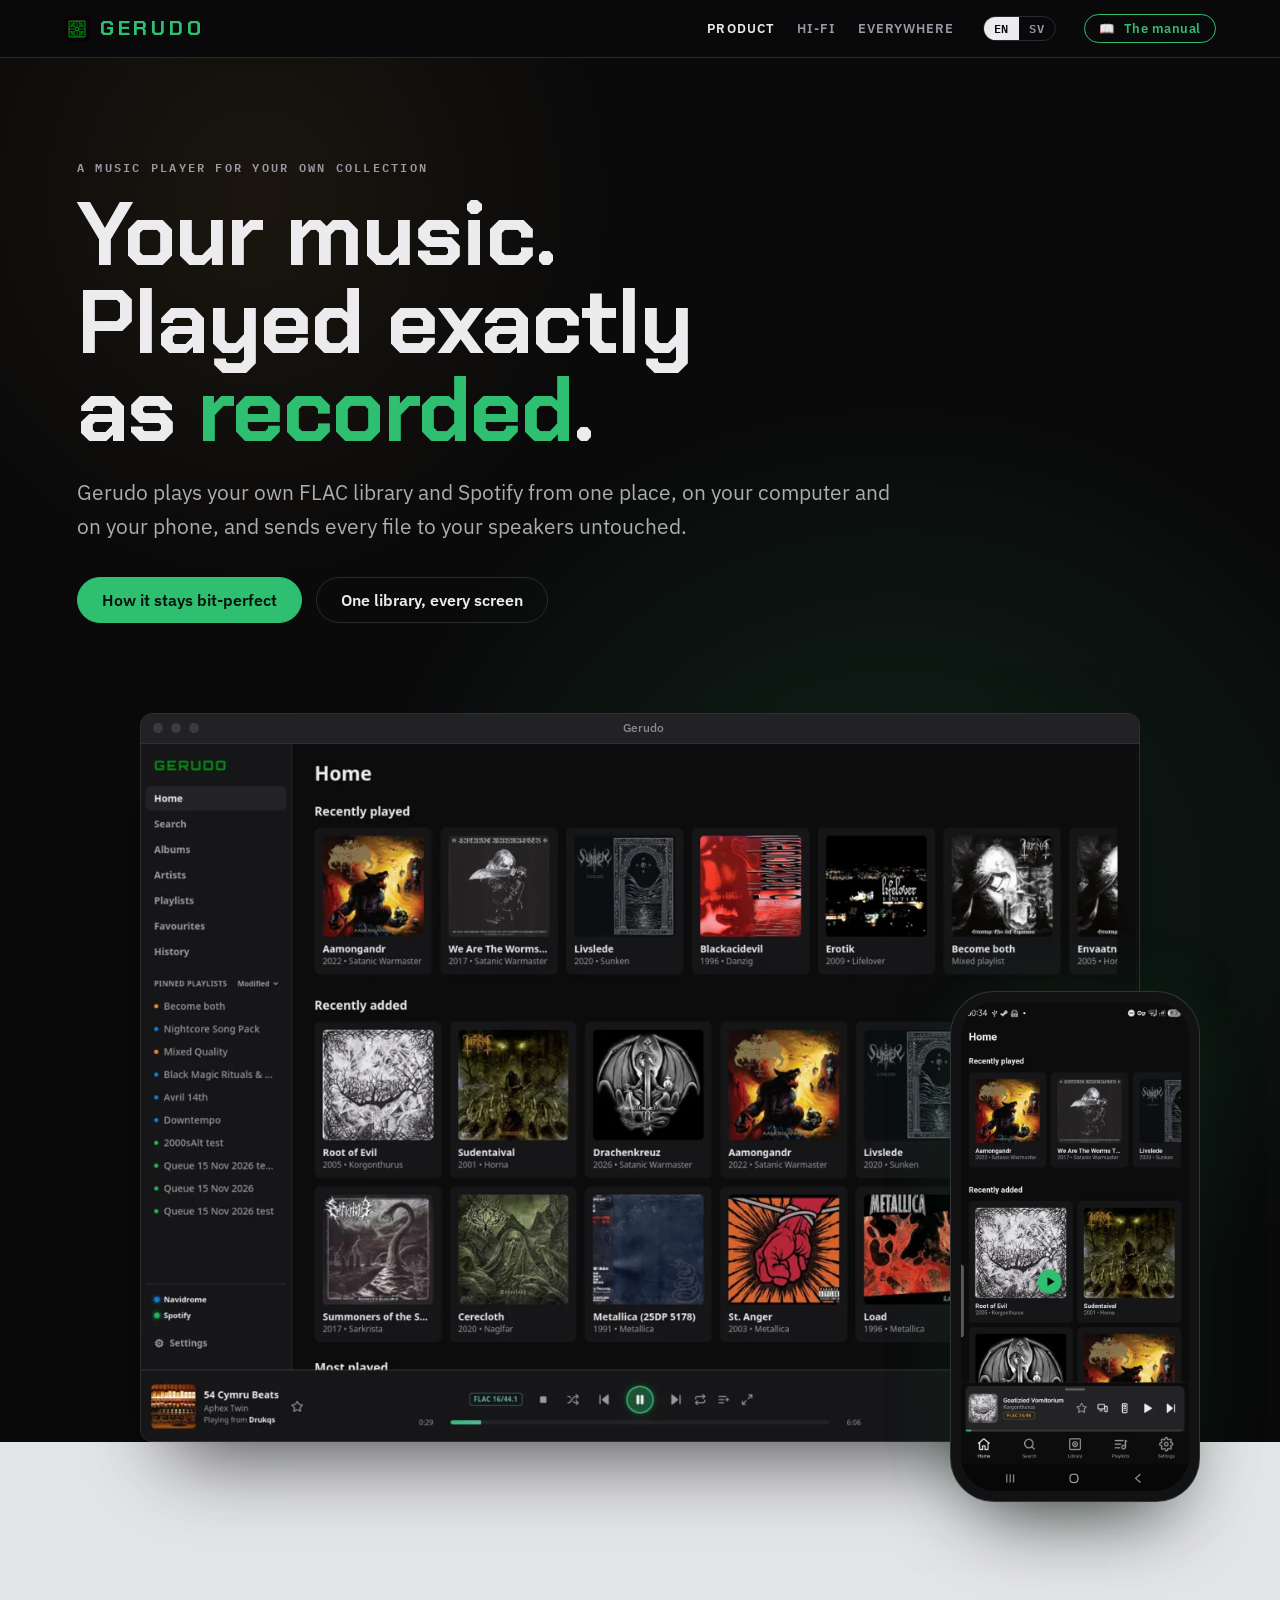
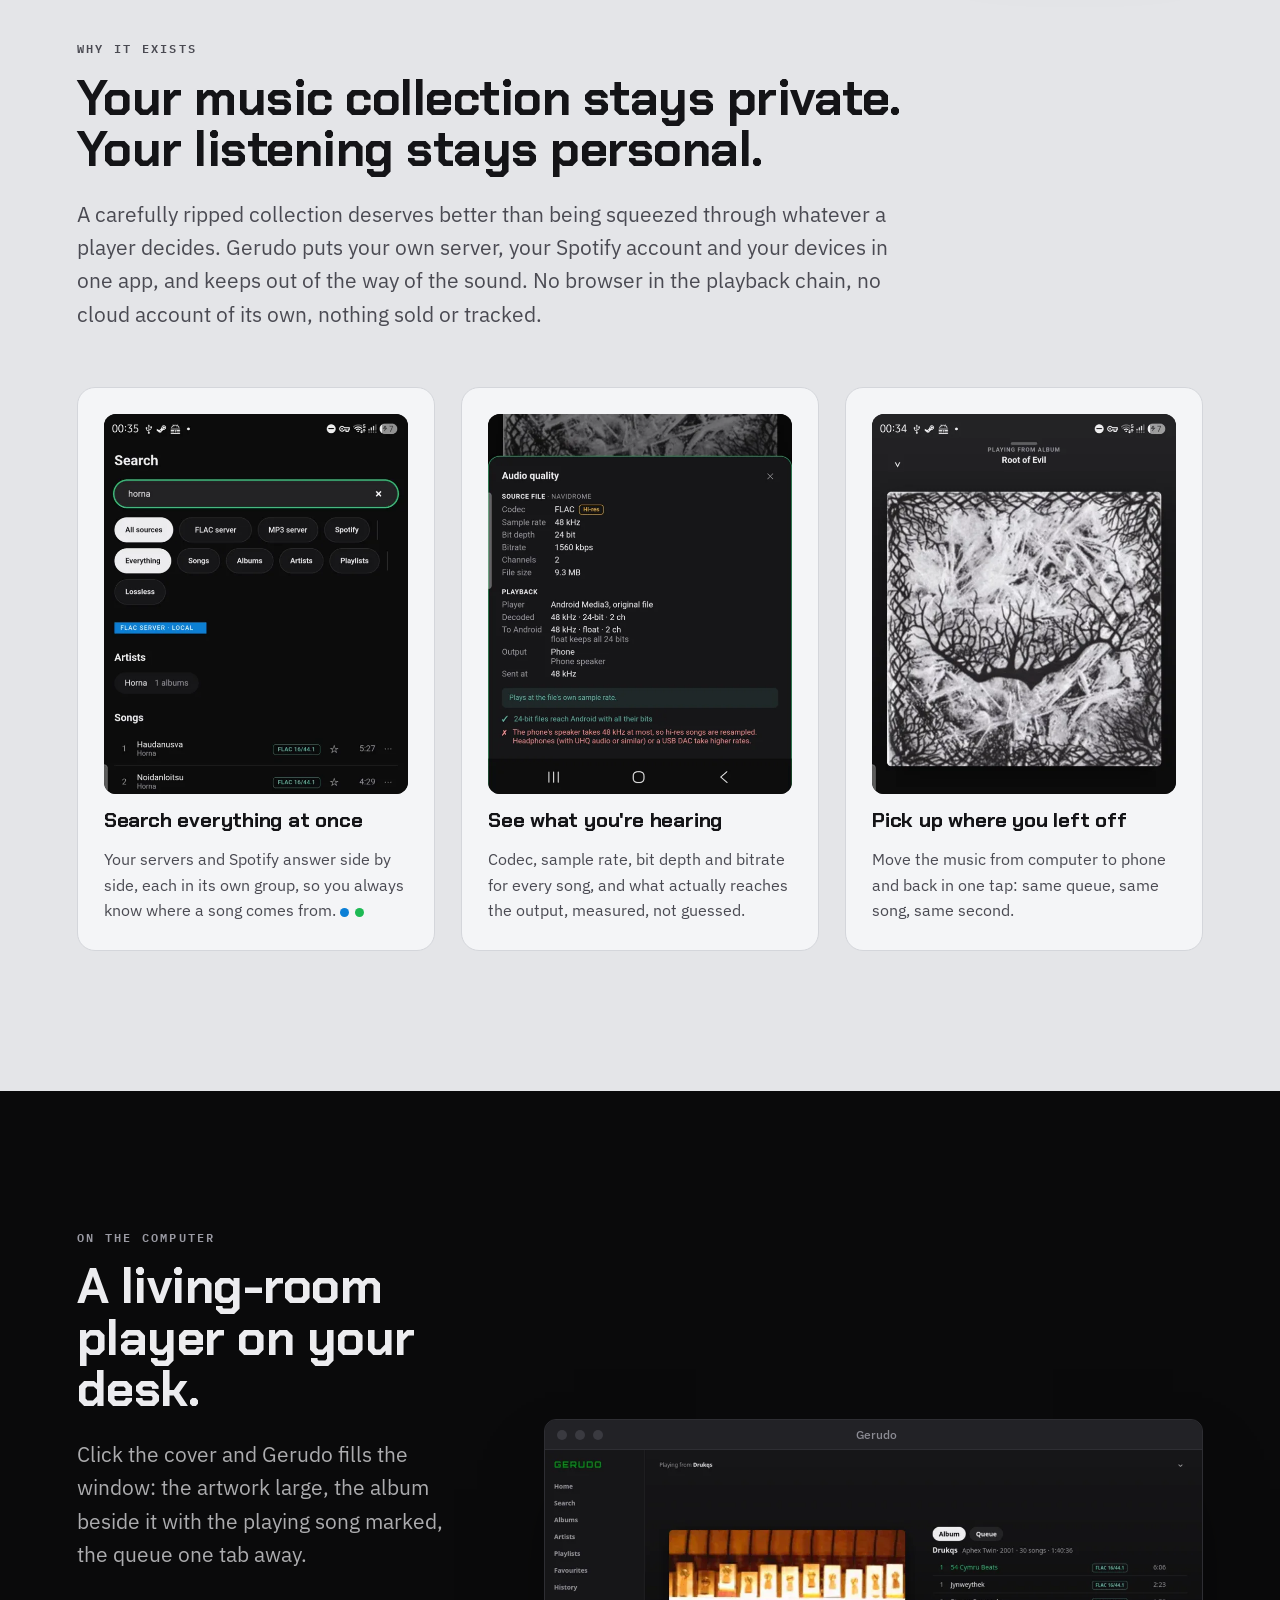
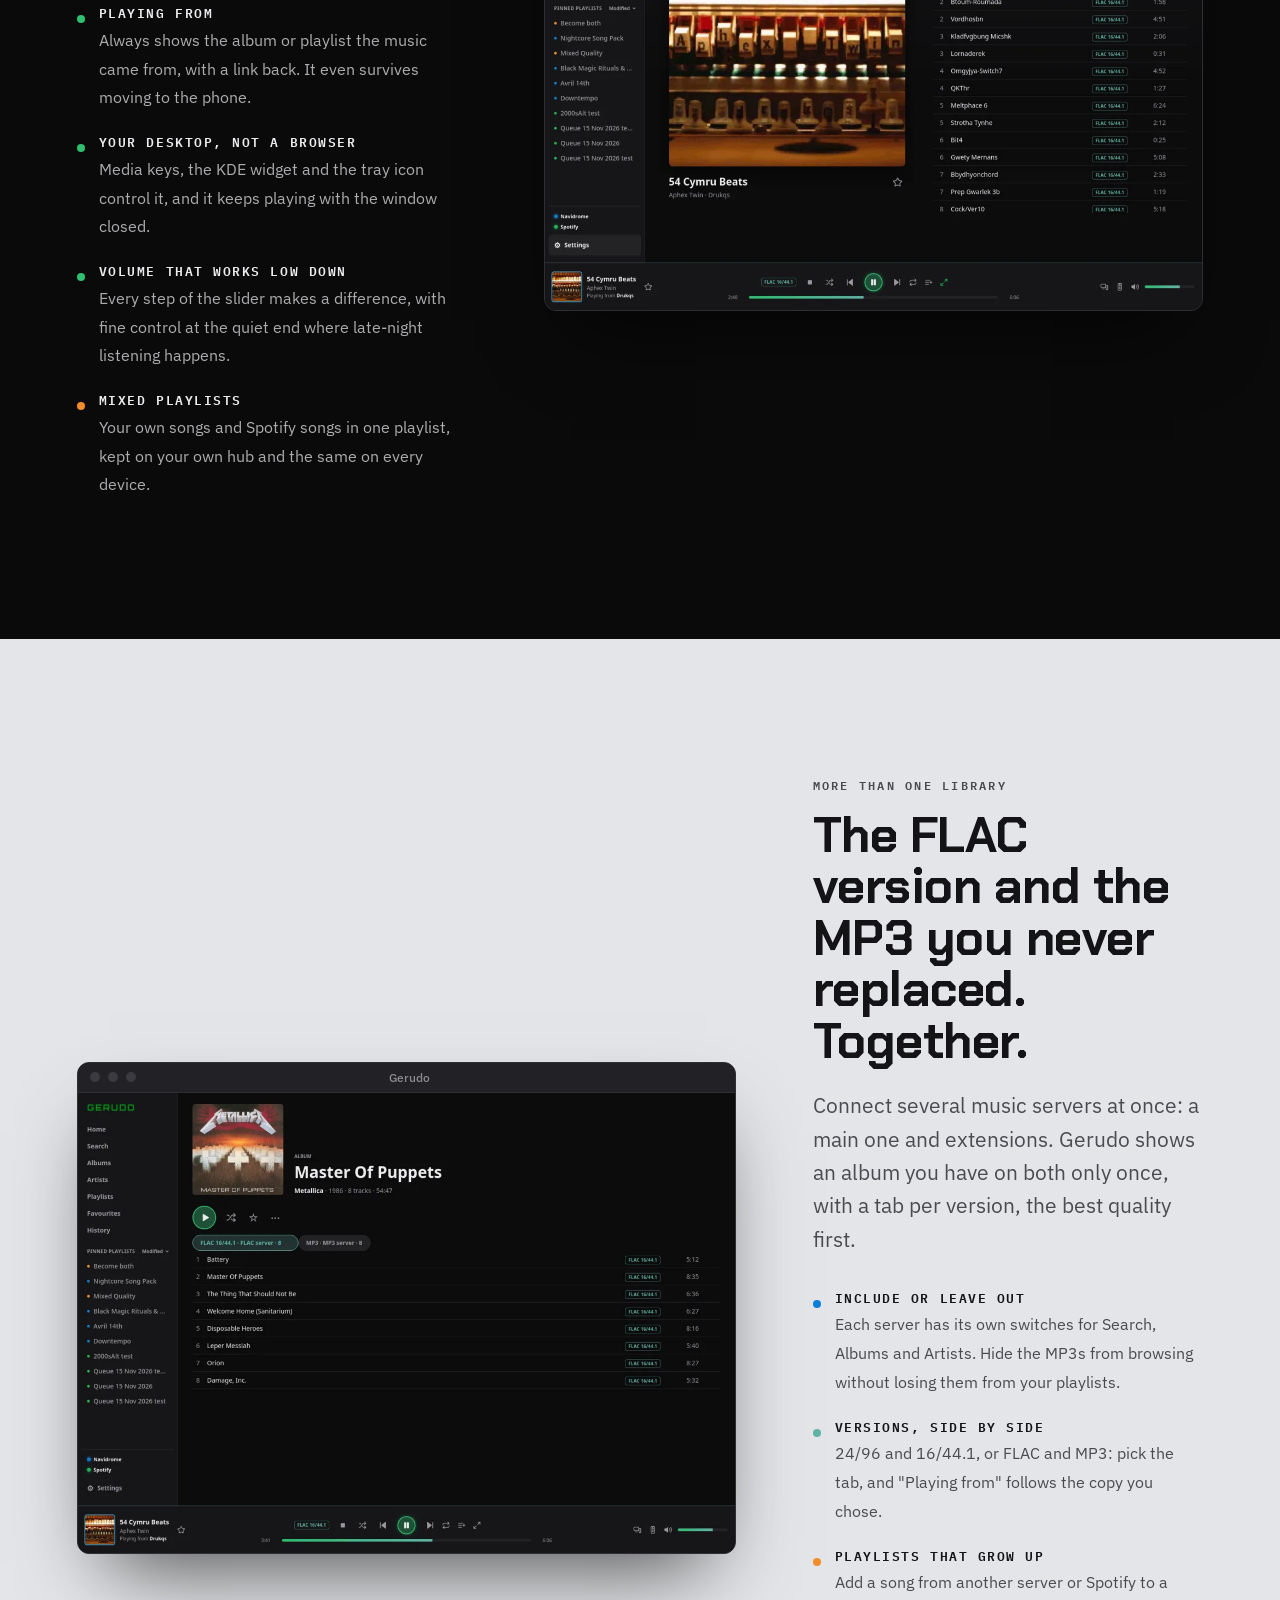
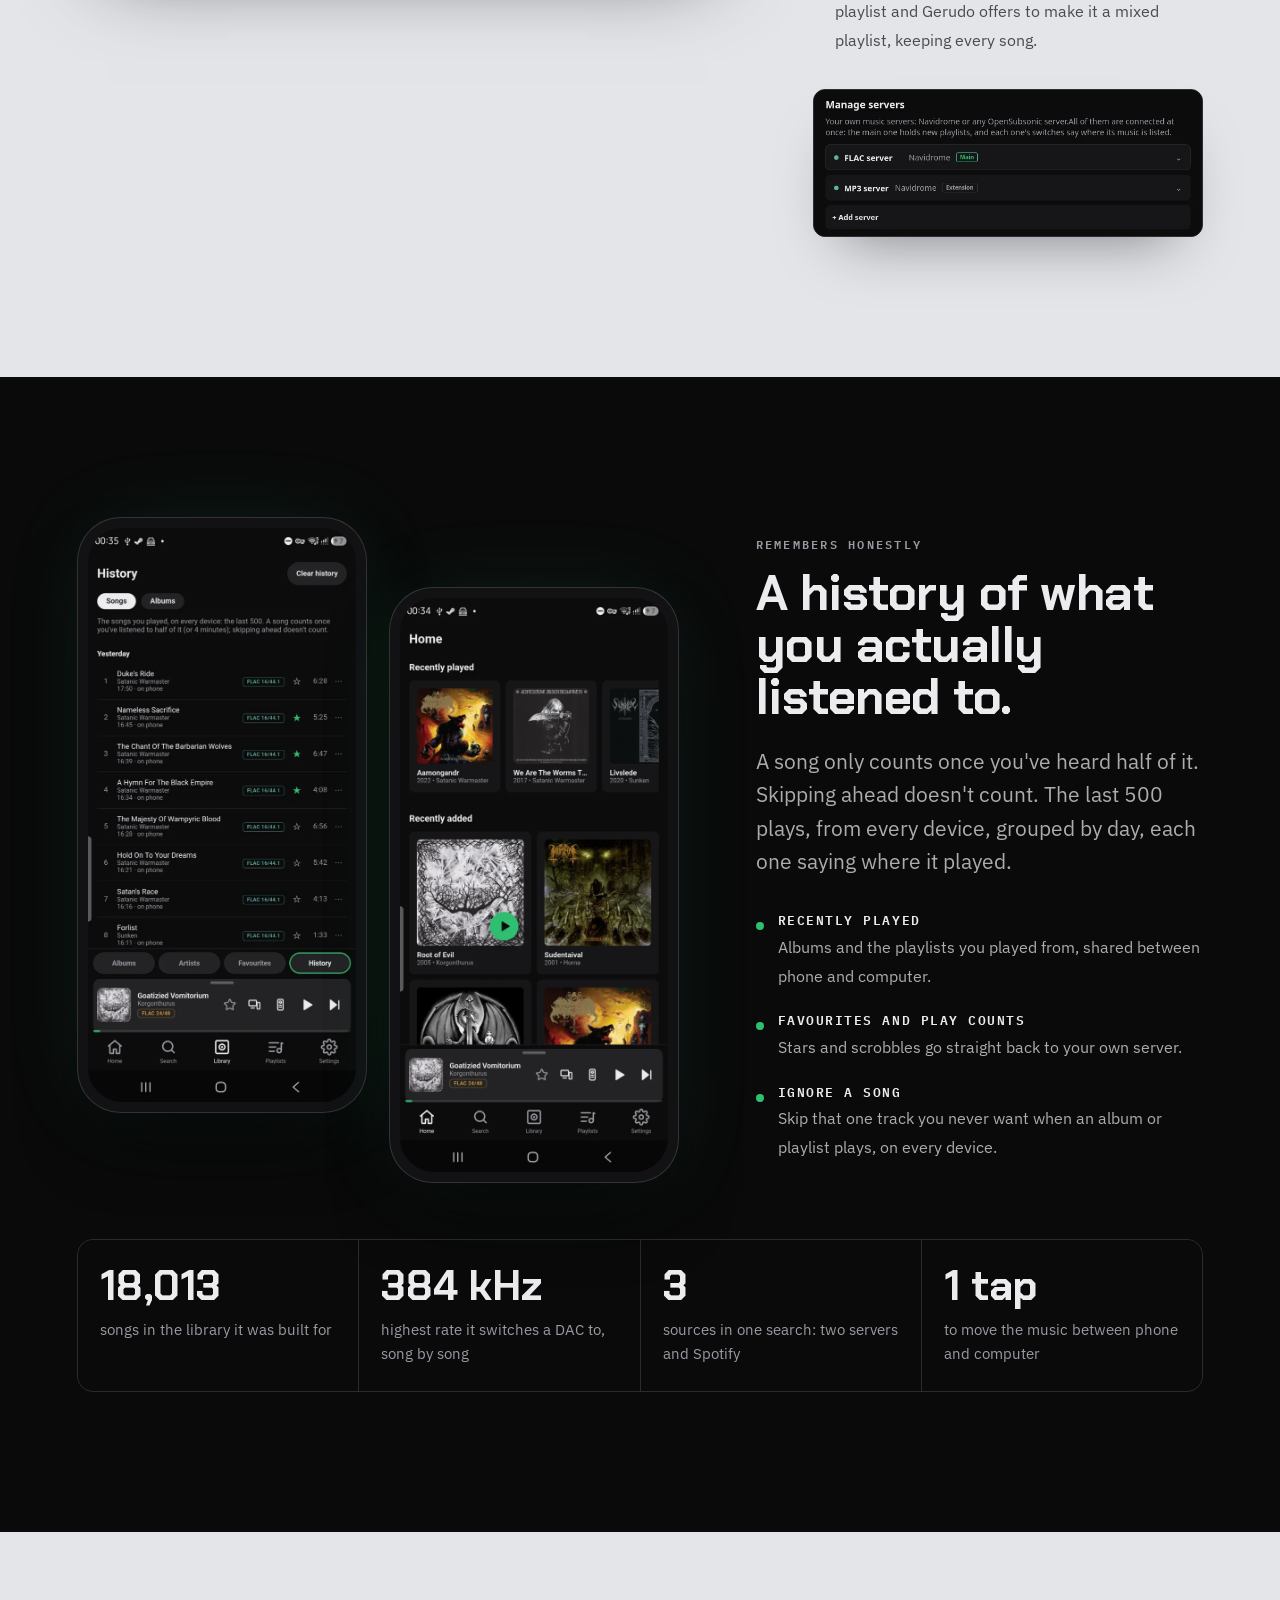
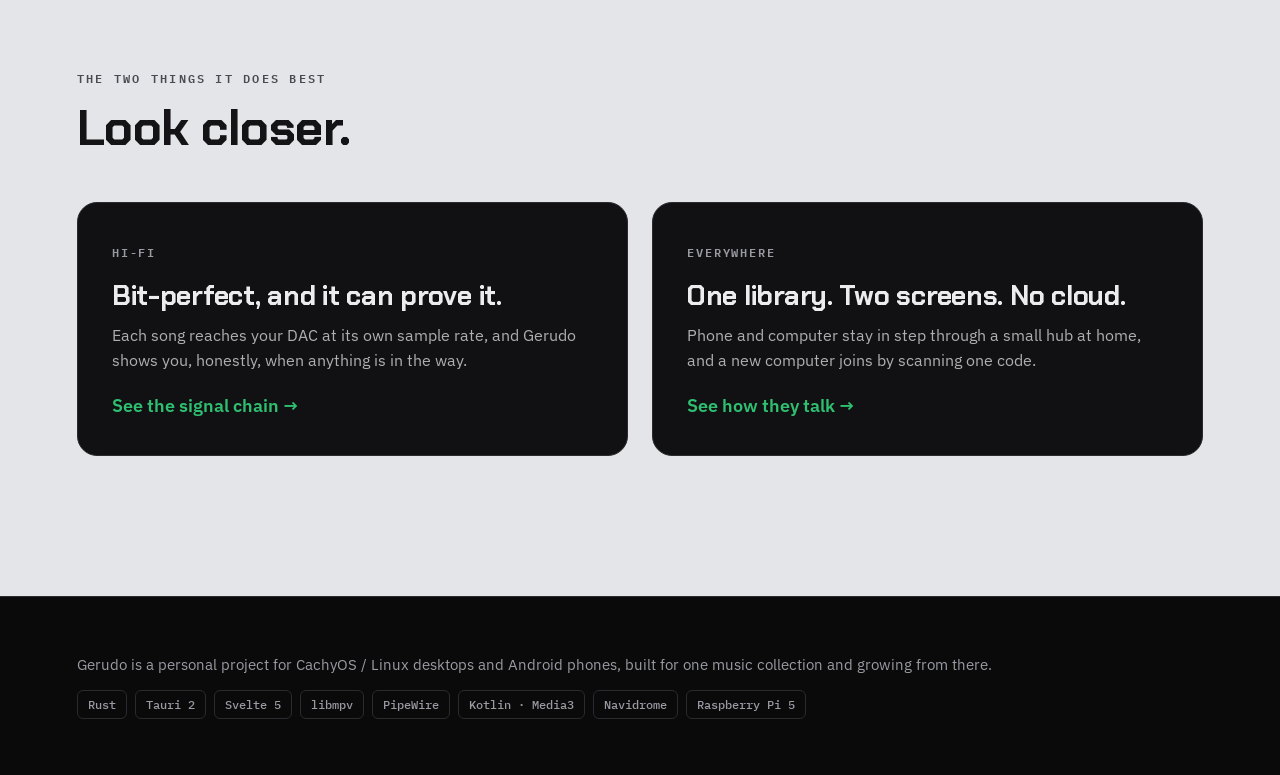
<file: index.html>
<!doctype html>
<html lang="en">
<head>
<meta charset="utf-8">
<meta name="viewport" content="width=device-width, initial-scale=1, viewport-fit=cover">
<title>Gerudo: your music, played exactly as recorded</title>
<meta name="description" content="A music player for your own FLAC library and Spotify, on your computer and your phone. Every file reaches your speakers untouched.">
<meta property="og:title" content="Gerudo: your music, played exactly as recorded">
<meta property="og:description" content="Your own FLAC library and Spotify in one player, on computer and phone, handed between them in one tap.">
<meta property="og:type" content="website">
<link rel="preconnect" href="https://fonts.googleapis.com">
<link rel="preconnect" href="https://fonts.gstatic.com" crossorigin>
<link href="https://fonts.googleapis.com/css2?family=Chakra+Petch:wght@600;700&family=IBM+Plex+Mono:wght@500;600&family=IBM+Plex+Sans:wght@400;500;600&display=swap" rel="stylesheet">
<link rel="alternate" hreflang="sv" href="index.sv.html">
<link rel="stylesheet" href="style.css">
</head>
<body>

<header class="top">
  <a class="wordmark" href="index.html"><img src="img/00-logo.svg" width="26" height="26" alt="">GERUDO</a>
  <nav aria-label="Pages">
    <a href="index.html" aria-current="page">Product</a>
    <a href="hifi.html">Hi-fi</a>
    <a href="everywhere.html">Everywhere</a>
  </nav>
  <div class="lang" aria-label="Language"><a href="index.html" aria-current="true" lang="en">EN</a><a href="index.sv.html" hreflang="sv" lang="sv">SV</a></div>
  <a class="to-manual" href="manual/">The manual</a>
</header>

<main>
<!-- HERO -->
<section class="band hero">
  <div class="wrap">
    <p class="eyebrow rise">A music player for your own collection</p>
    <h1 class="rise">Your music.<br>Played exactly<br>as <span class="accent">recorded</span>.</h1>
    <p class="lede rise">Gerudo plays your own FLAC library and Spotify from one place, on your computer and on your phone, and sends every file to your speakers untouched.</p>
    <div class="cta rise">
      <a class="btn go" href="hifi.html">How it stays bit-perfect</a>
      <a class="btn" href="everywhere.html">One library, every screen</a>
    </div>
    <div class="stage rise">
      <div class="frame-window">
        <div class="bar"><i></i><i></i><i></i><span>Gerudo</span></div>
        <img src="img/01-home-desktop.webp" width="1200" height="839" alt="Gerudo on the desktop: Home with recently played and recently added albums, pinned playlists in the sidebar and the player bar with a FLAC 16/44.1 quality badge">
      </div>
      <div class="frame-phone"><img src="img/10-home-phone.webp" width="600" height="1287" alt="Gerudo on the phone: Home with recently played and recently added albums, and the mini player showing FLAC 24/48"></div>
    </div>
  </div>
</section>

<!-- THESIS -->
<section class="band steel" style="padding-top: clamp(130px, 16vw, 200px)">
  <div class="wrap">
    <p class="eyebrow rise">Why it exists</p>
    <h2 class="rise">Your music collection stays private.<br>Your listening stays personal.</h2>
    <p class="lede rise">A carefully ripped collection deserves better than being squeezed through whatever a player decides. Gerudo puts your own server, your Spotify account and your devices in one app, and keeps out of the way of the sound. No browser in the playback chain, no cloud account of its own, nothing sold or tracked.</p>
    <div class="trip">
      <div class="card rise">
        <div class="shot"><img src="img/14-search-phone.webp" width="600" height="1287" loading="lazy" decoding="async" alt="Search on the phone with separate groups for the FLAC server, the MP3 server and Spotify"></div>
        <h3>Search everything at once</h3>
        <p>Your servers and Spotify answer side by side, each in its own group, so you always know where a song comes from. <span class="dots"><i class="nd"></i><i class="sp"></i></span></p>
      </div>
      <div class="card rise">
        <div class="shot"><img style="object-position: bottom" src="img/12-quality-phone.webp" width="600" height="1287" loading="lazy" decoding="async" alt="The audio quality panel: FLAC, 48 kHz, 24 bit, 1560 kbps, decoded and handed to Android with all 24 bits"></div>
        <h3>See what you're hearing</h3>
        <p>Codec, sample rate, bit depth and bitrate for every song, and what actually reaches the output, measured, not guessed.</p>
      </div>
      <div class="card rise">
        <div class="shot"><img src="img/11-full-player-phone.webp" width="600" height="1287" loading="lazy" decoding="async" alt="The phone's full player showing Playing from album Root of Evil"></div>
        <h3>Pick up where you left off</h3>
        <p>Move the music from computer to phone and back in one tap: same queue, same song, same second.</p>
      </div>
    </div>
  </div>
</section>

<!-- BIG PLAYER + FEATURES -->
<section class="band">
  <div class="wrap split wide">
    <div class="rise">
      <p class="eyebrow">On the computer</p>
      <h2>A living-room player on your desk.</h2>
      <p class="lede">Click the cover and Gerudo fills the window: the artwork large, the album beside it with the playing song marked, the queue one tab away.</p>
      <ul class="feats">
        <li><b>Playing from</b><span>Always shows the album or playlist the music came from, with a link back. It even survives moving to the phone.</span></li>
        <li><b>Your desktop, not a browser</b><span>Media keys, the KDE widget and the tray icon control it, and it keeps playing with the window closed.</span></li>
        <li><b>Volume that works low down</b><span>Every step of the slider makes a difference, with fine control at the quiet end where late-night listening happens.</span></li>
        <li style="--dot: var(--mx)"><b>Mixed playlists</b><span>Your own songs and Spotify songs in one playlist, kept on your own hub and the same on every device.</span></li>
      </ul>
    </div>
    <div class="frame-window rise">
      <div class="bar"><i></i><i></i><i></i><span>Gerudo</span></div>
      <img src="img/02-big-player-desktop.webp" width="1200" height="840" loading="lazy" decoding="async" alt="The desktop big player: a large Drukqs cover, Album and Queue tabs, and the album's 30 songs with the playing one marked">
    </div>
  </div>
</section>

<!-- SEVERAL SERVERS -->
<section class="band steel">
  <div class="wrap split wide flip">
    <div class="rise">
      <p class="eyebrow">More than one library</p>
      <h2>The FLAC version and the MP3 you never replaced. Together.</h2>
      <p class="lede">Connect several music servers at once: a main one and extensions. Gerudo shows an album you have on both only once, with a tab per version, the best quality first.</p>
      <ul class="feats">
        <li style="--dot: var(--nd)"><b>Include or leave out</b><span>Each server has its own switches for Search, Albums and Artists. Hide the MP3s from browsing without losing them from your playlists.</span></li>
        <li style="--dot: var(--teal)"><b>Versions, side by side</b><span>24/96 and 16/44.1, or FLAC and MP3: pick the tab, and "Playing from" follows the copy you chose.</span></li>
        <li style="--dot: var(--mx)"><b>Playlists that grow up</b><span>Add a song from another server or Spotify to a playlist and Gerudo offers to make it a mixed playlist, keeping every song.</span></li>
      </ul>
      <div class="crop" style="margin-top: 34px; max-width: 560px"><img src="img/04-servers-desktop.webp" width="680" height="255" loading="lazy" decoding="async" alt="Settings: two Navidrome servers, the FLAC server marked Main and the MP3 server marked Extension"></div>
    </div>
    <div class="frame-window rise">
      <div class="bar"><i></i><i></i><i></i><span>Gerudo</span></div>
      <img src="img/03-album-versions-desktop.webp" width="1200" height="840" loading="lazy" decoding="async" alt="Master Of Puppets with two version tabs: FLAC 16/44.1 on the FLAC server and MP3 on the MP3 server">
    </div>
  </div>
</section>

<!-- HISTORY + HOME PHONE -->
<section class="band">
  <div class="wrap split">
    <div class="duo rise">
      <div class="frame-phone"><img src="img/13-history-phone.webp" width="600" height="1287" loading="lazy" decoding="async" alt="History on the phone: songs by day, each with the time, the device and its quality"></div>
      <div class="frame-phone"><img src="img/10-home-phone.webp" width="600" height="1287" loading="lazy" decoding="async" alt="Home on the phone: recently played and recently added albums, mini player with FLAC 24/48"></div>
    </div>
    <div class="rise">
      <p class="eyebrow">Remembers honestly</p>
      <h2>A history of what you actually listened to.</h2>
      <p class="lede">A song only counts once you've heard half of it. Skipping ahead doesn't count. The last 500 plays, from every device, grouped by day, each one saying where it played.</p>
      <ul class="feats">
        <li><b>Recently played</b><span>Albums and the playlists you played from, shared between phone and computer.</span></li>
        <li><b>Favourites and play counts</b><span>Stars and scrobbles go straight back to your own server.</span></li>
        <li><b>Ignore a song</b><span>Skip that one track you never want when an album or playlist plays, on every device.</span></li>
      </ul>
    </div>
  </div>
  <div class="wrap">
    <div class="stats rise">
      <div><strong>18,013</strong><span>songs in the library it was built for</span></div>
      <div><strong>384 kHz</strong><span>highest rate it switches a DAC to, song by song</span></div>
      <div><strong>3</strong><span>sources in one search: two servers and Spotify</span></div>
      <div><strong>1 tap</strong><span>to move the music between phone and computer</span></div>
    </div>
  </div>
</section>

<!-- NEXT PAGES -->
<section class="band steel">
  <div class="wrap">
    <p class="eyebrow">The two things it does best</p>
    <h2>Look closer.</h2>
    <div class="next">
      <a href="hifi.html" style="background:#111113;color:var(--bone);border-color:#2a2a2f">
        <small>Hi-fi</small>
        <h3>Bit-perfect, and it can prove it.</h3>
        <p style="color:var(--mist)">Each song reaches your DAC at its own sample rate, and Gerudo shows you, honestly, when anything is in the way.</p>
        <span class="go">See the signal chain →</span>
      </a>
      <a href="everywhere.html" style="background:#111113;color:var(--bone);border-color:#2a2a2f">
        <small>Everywhere</small>
        <h3>One library. Two screens. No cloud.</h3>
        <p style="color:var(--mist)">Phone and computer stay in step through a small hub at home, and a new computer joins by scanning one code.</p>
        <span class="go">See how they talk →</span>
      </a>
    </div>
  </div>
</section>
</main>

<footer class="credits">
  <div class="wrap">
    <p>Gerudo is a personal project for CachyOS / Linux desktops and Android phones, built for one music collection and growing from there.</p>
    <div class="stack" aria-label="Built with">
      <span>Rust</span><span>Tauri 2</span><span>Svelte 5</span><span>libmpv</span><span>PipeWire</span><span>Kotlin · Media3</span><span>Navidrome</span><span>Raspberry Pi 5</span>
    </div>
  </div>
</footer>

<script>
  // A local preview has no server to find a folder's index.html: name it.
  if (location.protocol === "file:")
    document.querySelectorAll("a[href$='/']").forEach((a) => a.setAttribute("href", a.getAttribute("href") + "index.html"));
  document.documentElement.classList.add("js");
  const show = (el) => el.classList.add("in");
  const io = new IntersectionObserver((es) => es.forEach((e) => e.isIntersecting && (show(e.target), io.unobserve(e.target))), { threshold: 0.05 });
  document.querySelectorAll(".rise").forEach((el) => io.observe(el));
  // Never leave anything hidden: everything shows after two seconds regardless.
  setTimeout(() => document.querySelectorAll(".rise").forEach(show), 2000);

  // Pictures: tap for the full size; a tap, Back or Esc closes it (as in the manual).
  (() => {
    const layer = document.createElement("div");
    layer.className = "zoom";
    layer.hidden = true;
    layer.innerHTML = '<img alt=""><p></p>';
    document.body.append(layer);
    const big = layer.querySelector("img");
    const cap = layer.querySelector("p");
    let open = false;
    const shut = (fromHistory) => {
      if (!open) return;
      open = false;
      layer.classList.remove("open");
      document.documentElement.classList.remove("zoomed");
      setTimeout(() => { if (!open) layer.hidden = true; }, 200);
      if (!fromHistory && history.state && history.state.zoom) history.back();
    };
    document.querySelectorAll('main img[src^="img/"]').forEach((img) => {
      img.tabIndex = 0;
      img.setAttribute("role", "button");
      const show = () => {
        big.src = img.getAttribute("src").replace(/\.webp$/, "-full.webp");
        big.alt = img.alt;
        cap.textContent = img.alt;
        layer.hidden = false;
        document.documentElement.classList.add("zoomed");
        requestAnimationFrame(() => requestAnimationFrame(() => layer.classList.add("open")));
        open = true;
        history.pushState({ zoom: true }, "");
      };
      img.addEventListener("click", (e) => { e.preventDefault(); show(); });
      img.addEventListener("keydown", (e) => { if (e.key === "Enter" || e.key === " ") { e.preventDefault(); show(); } });
    });
    layer.addEventListener("click", () => shut(false));
    addEventListener("keydown", (e) => { if (e.key === "Escape") shut(false); });
    addEventListener("popstate", () => shut(true));
  })();
</script>
</body>
</html>
</file>
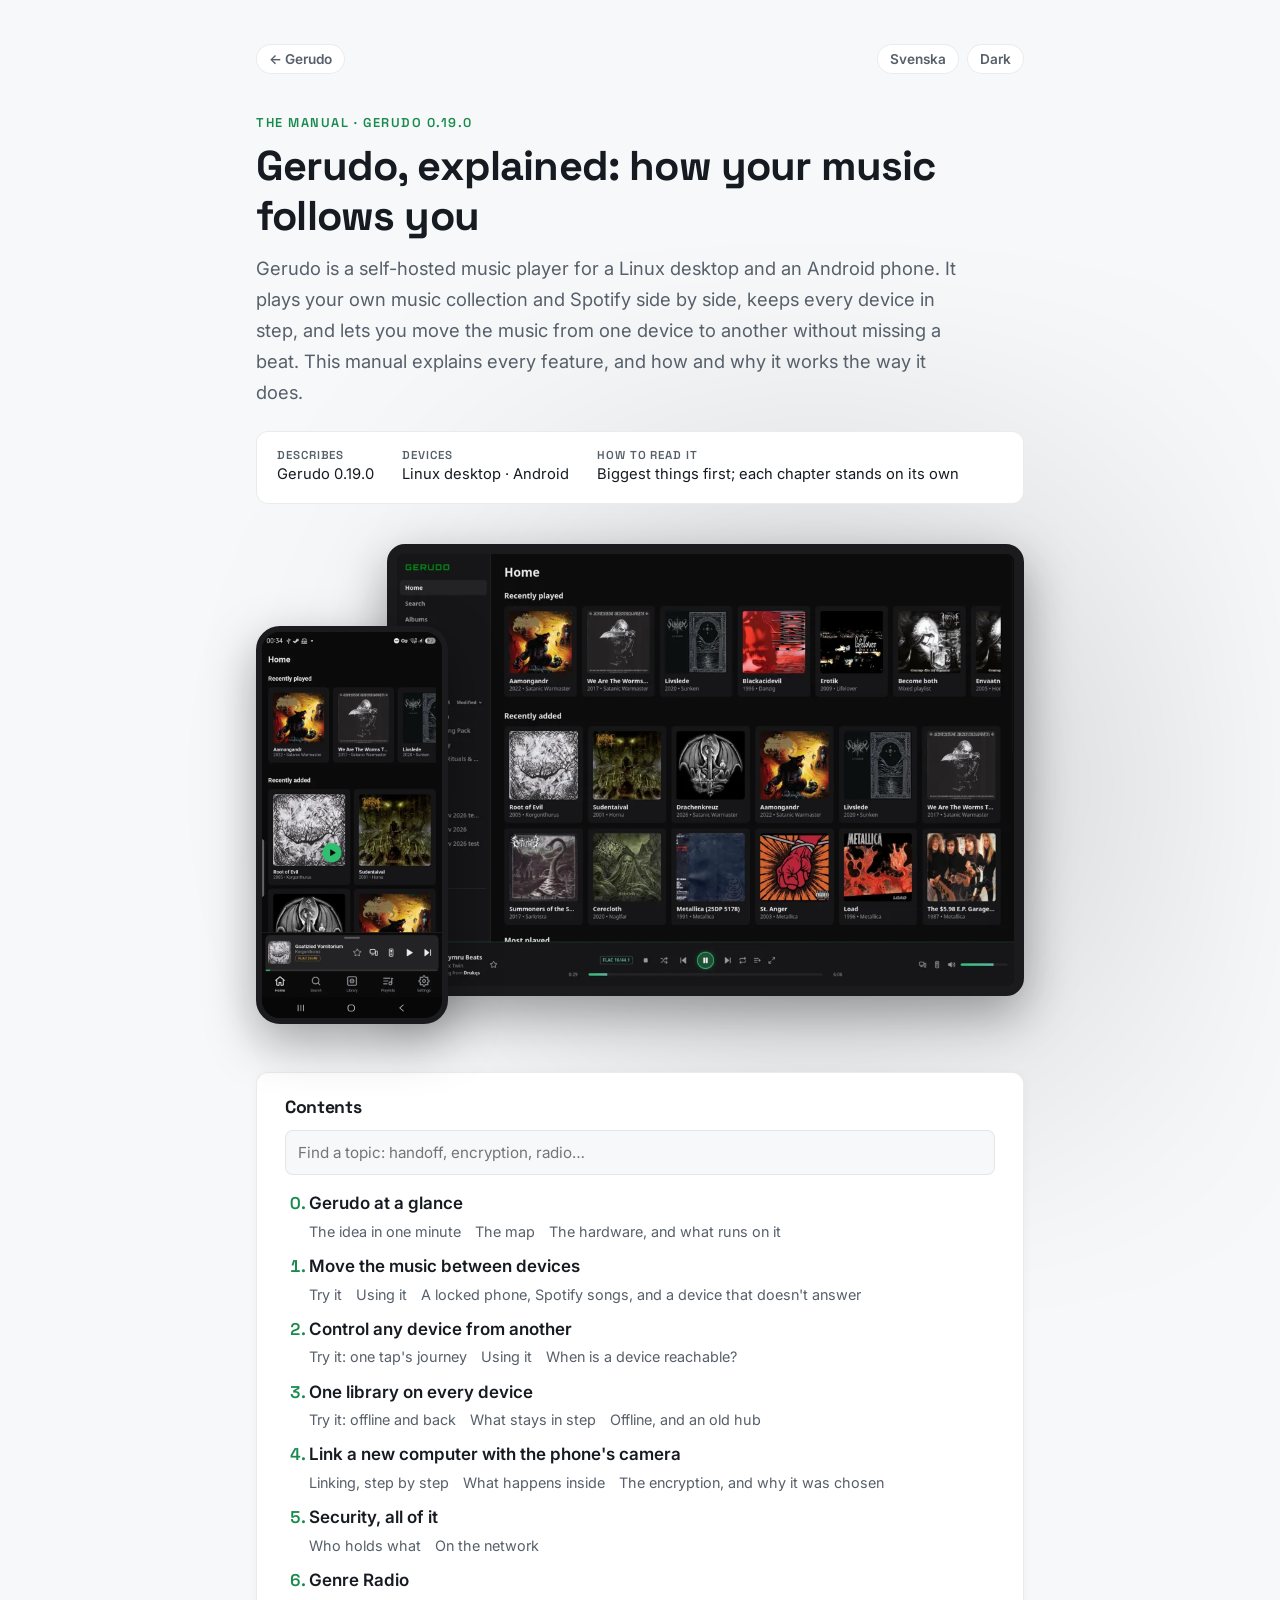
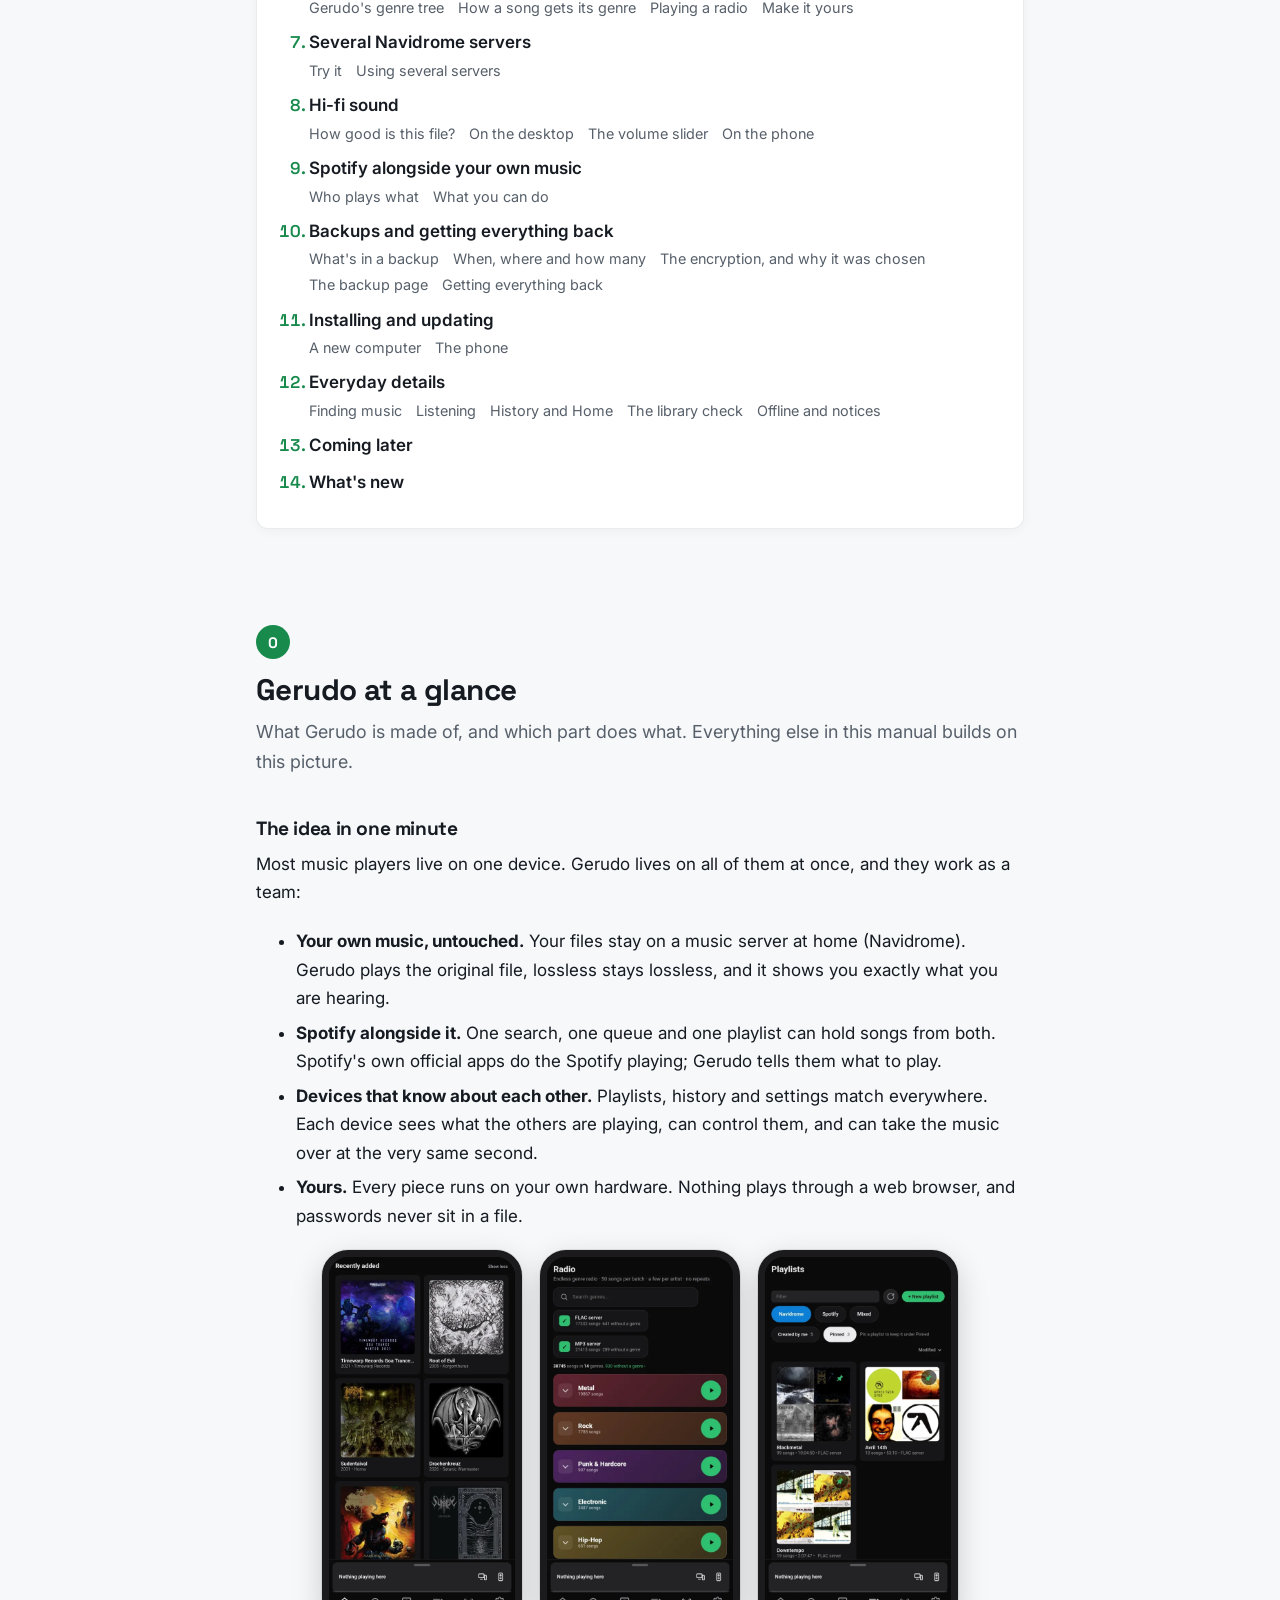
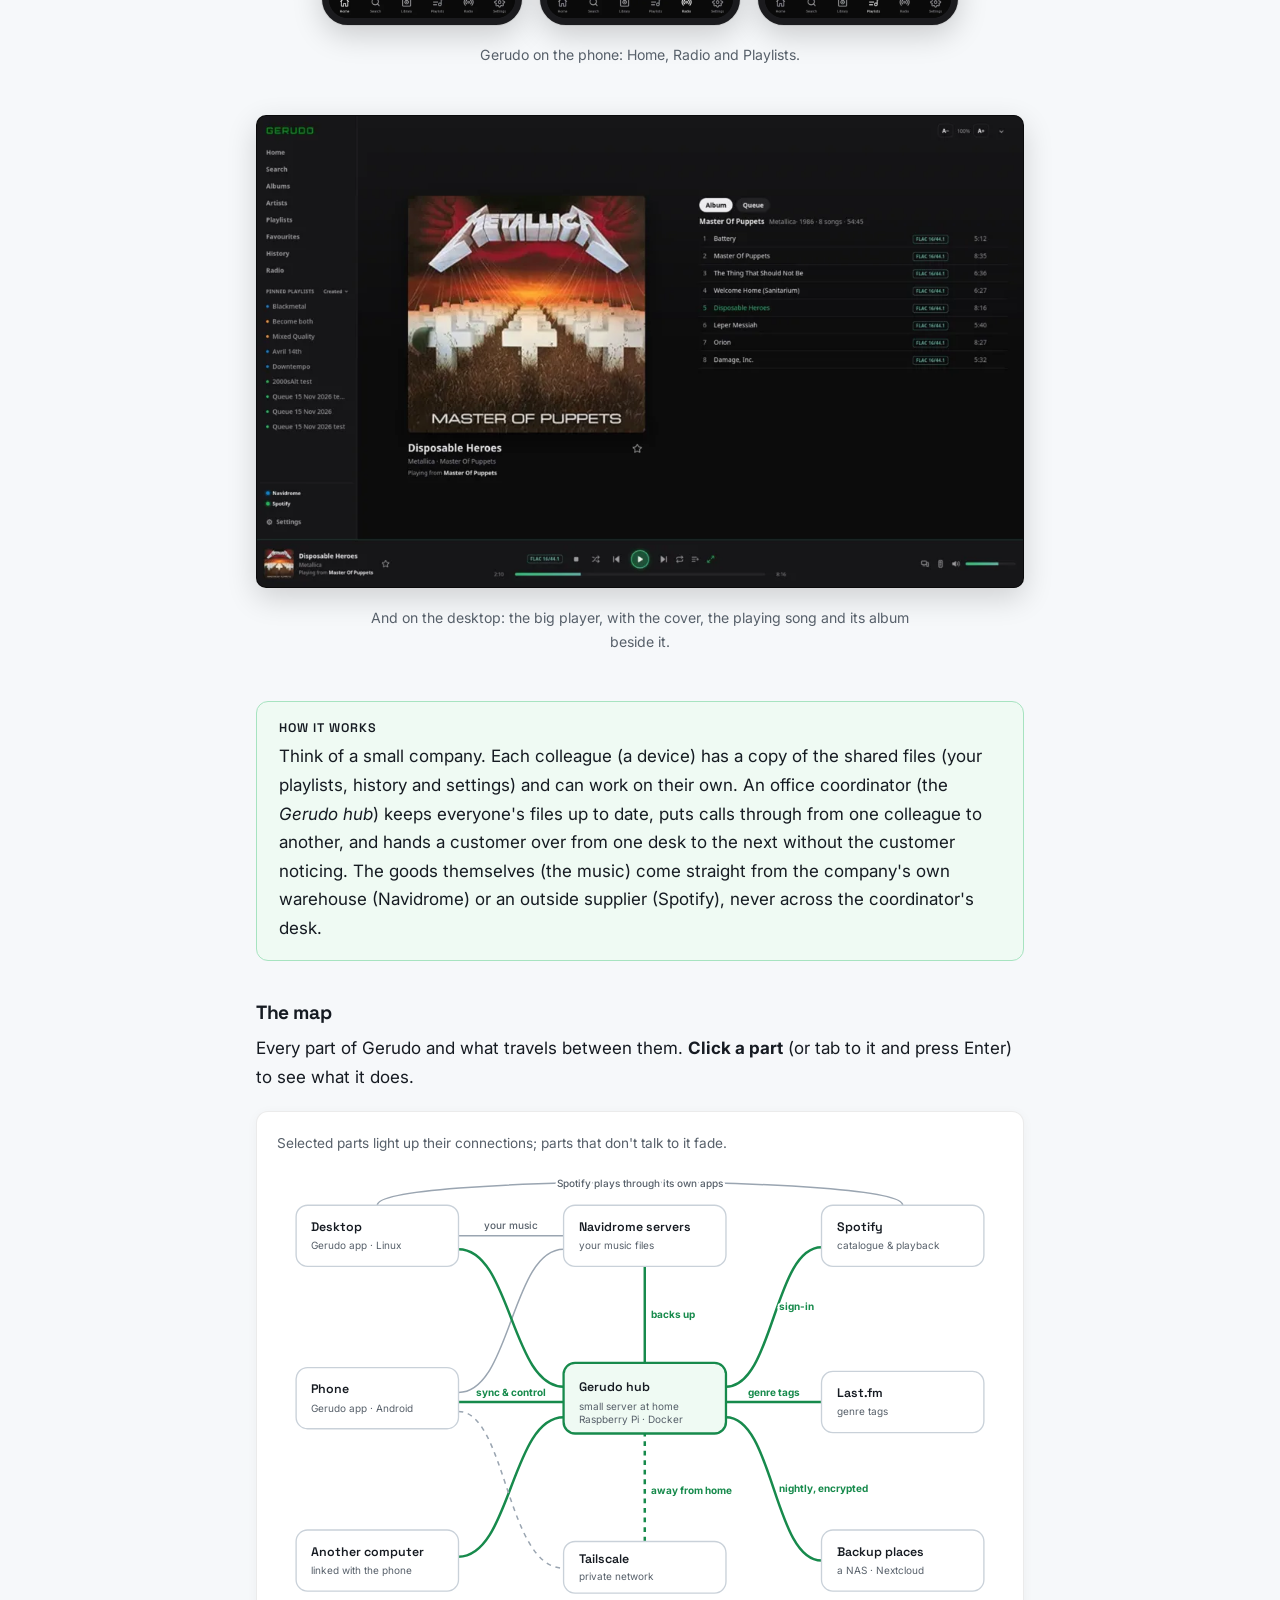
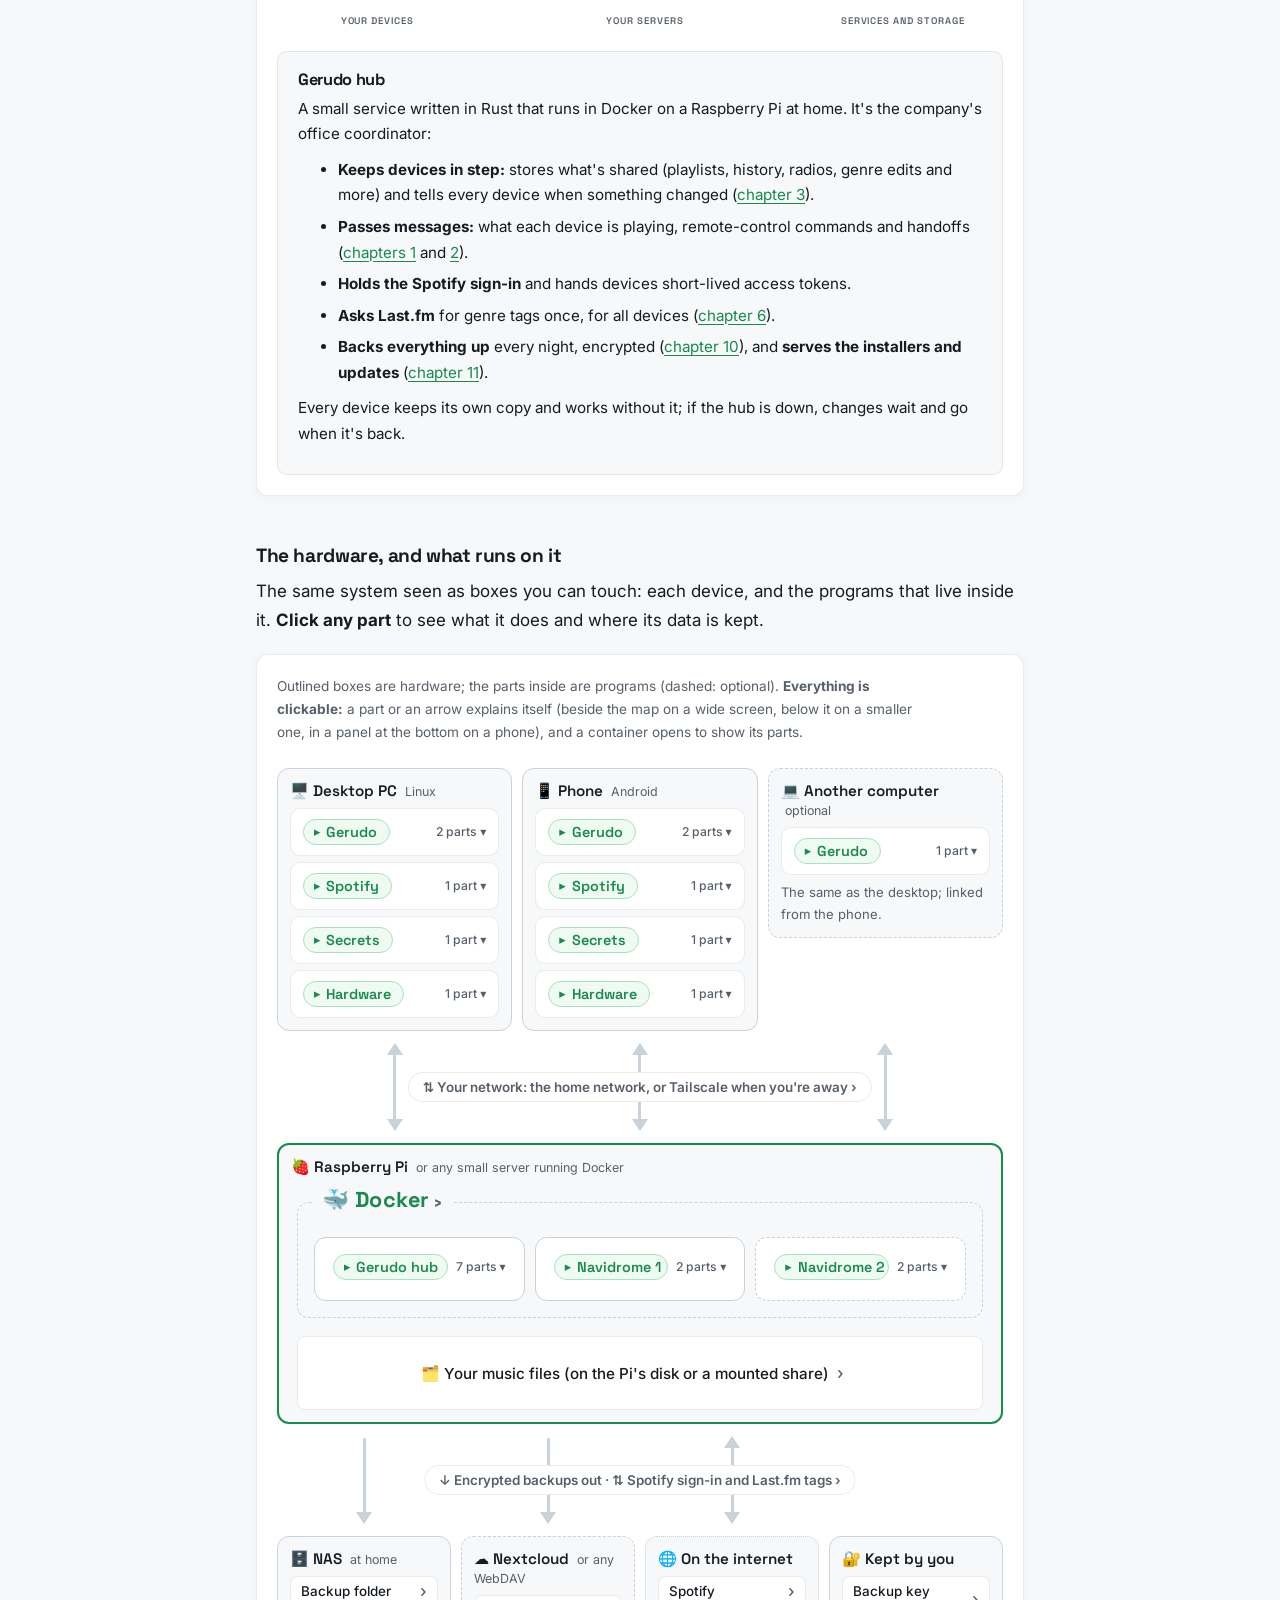
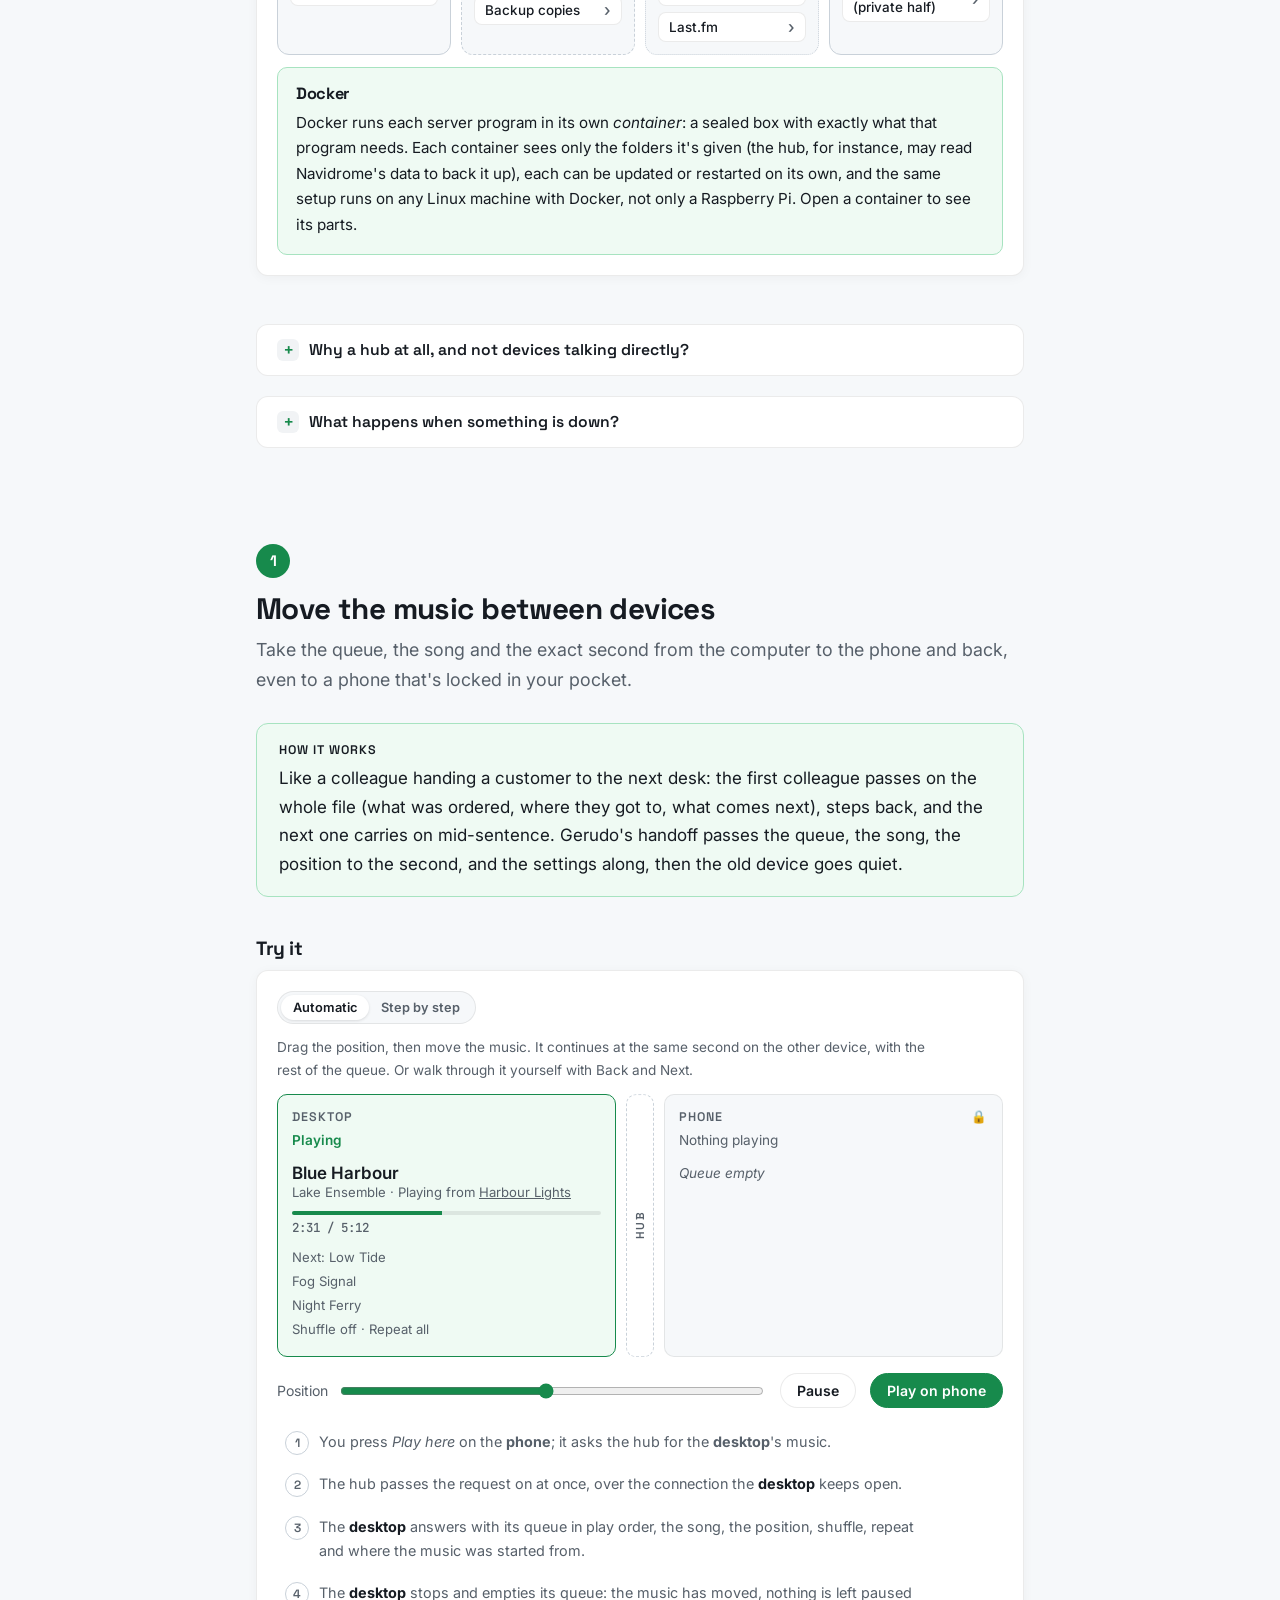
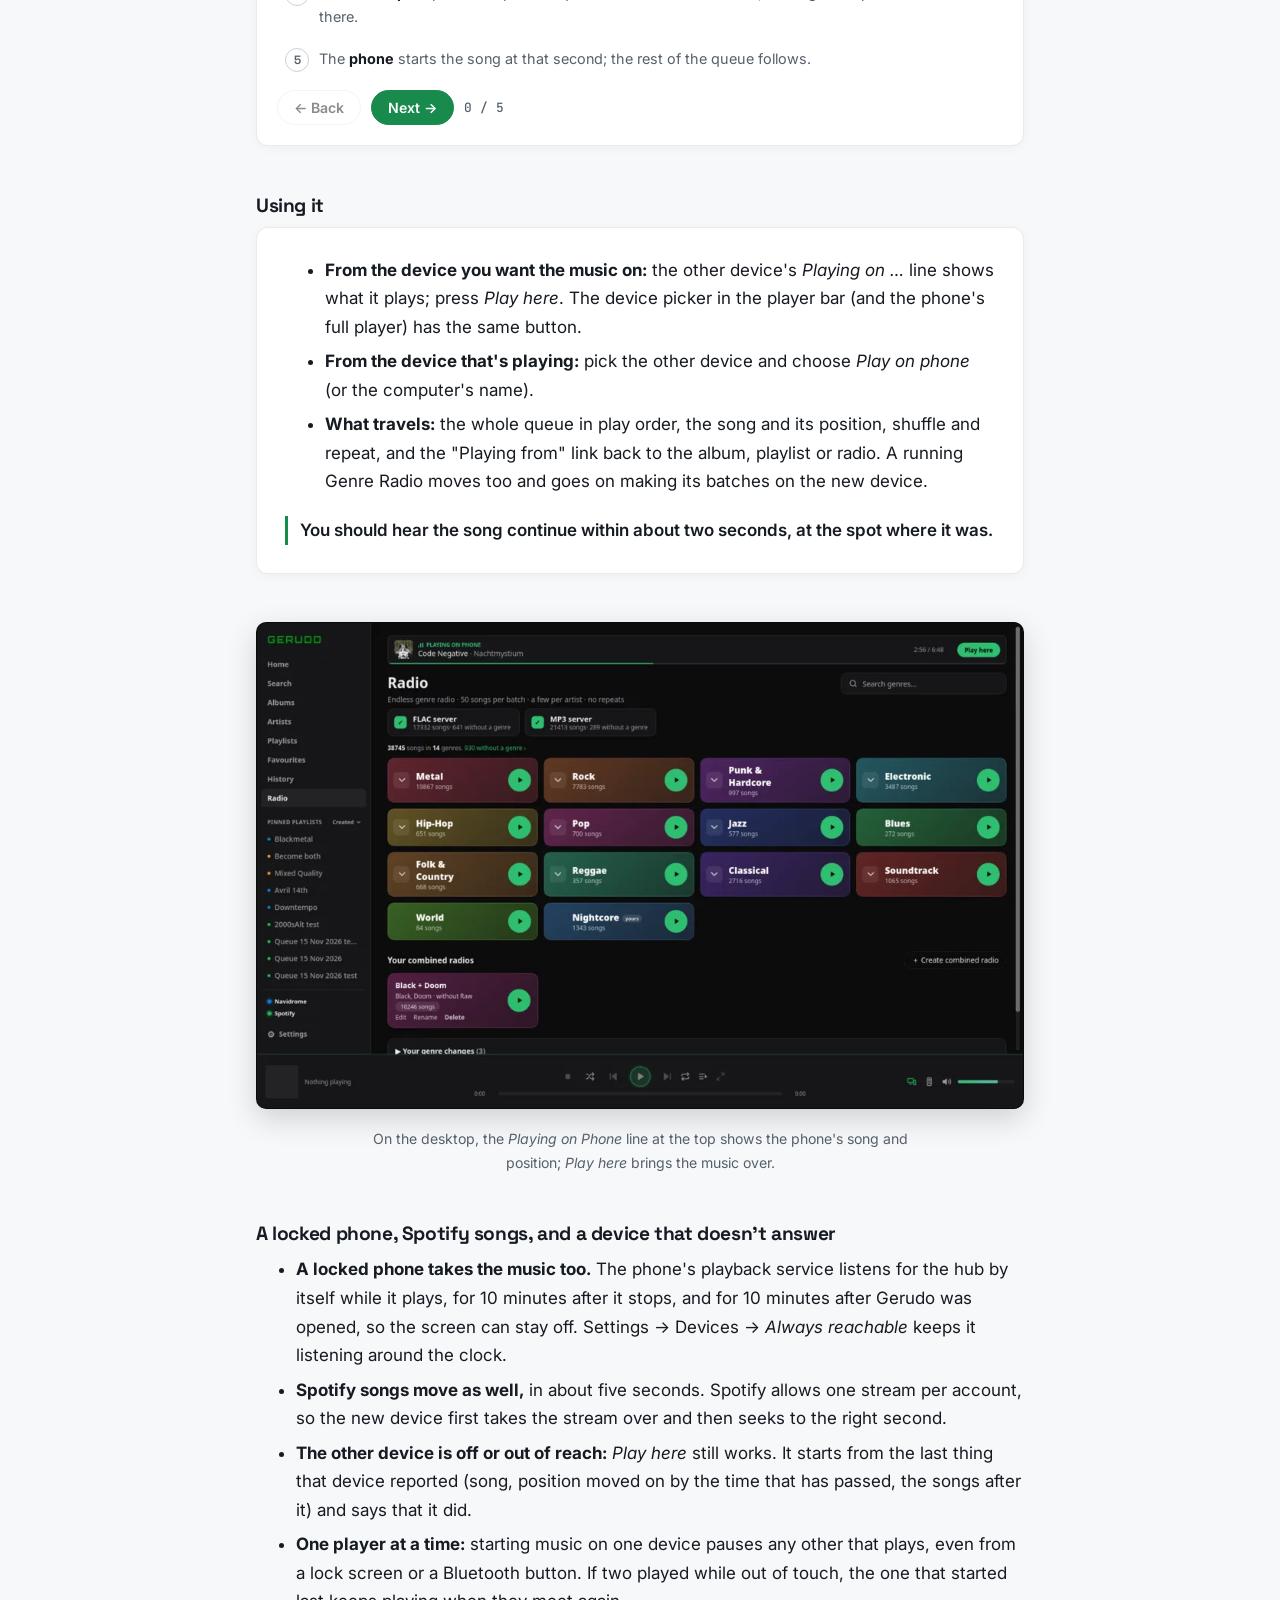
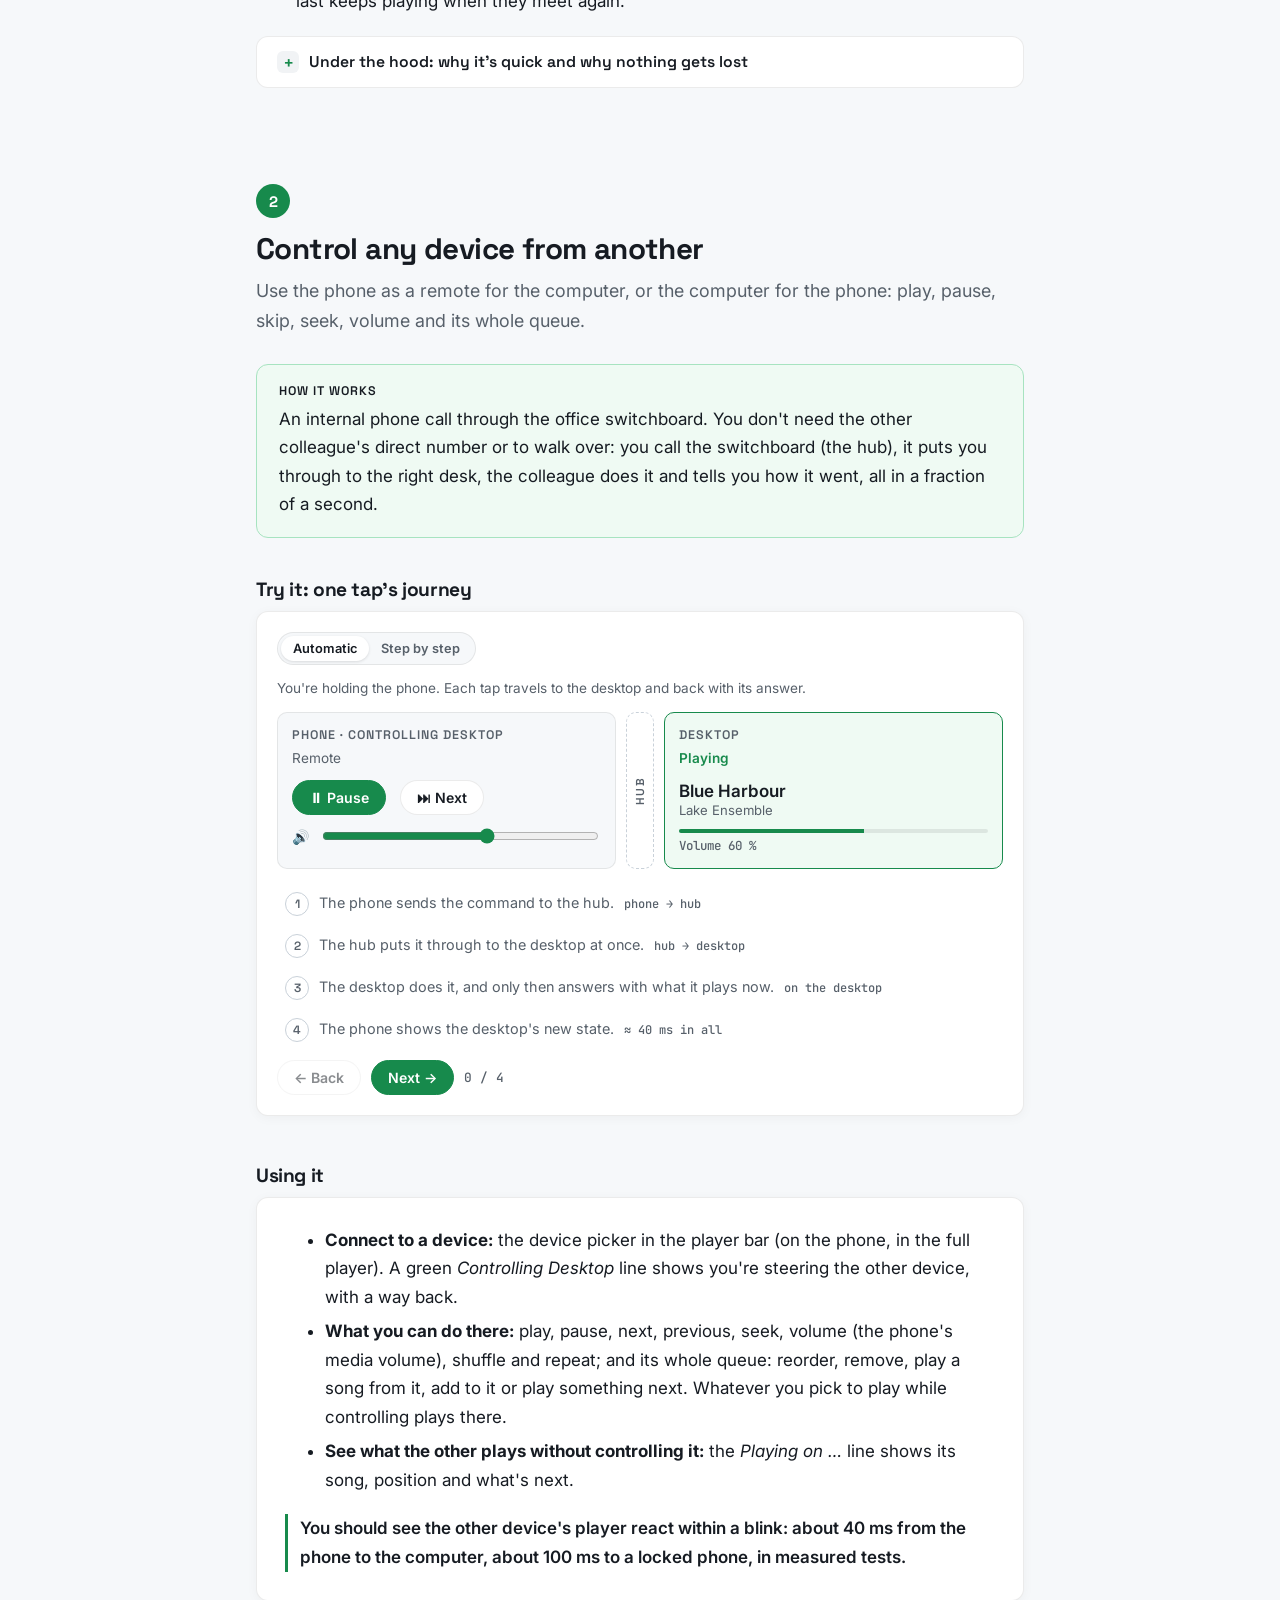
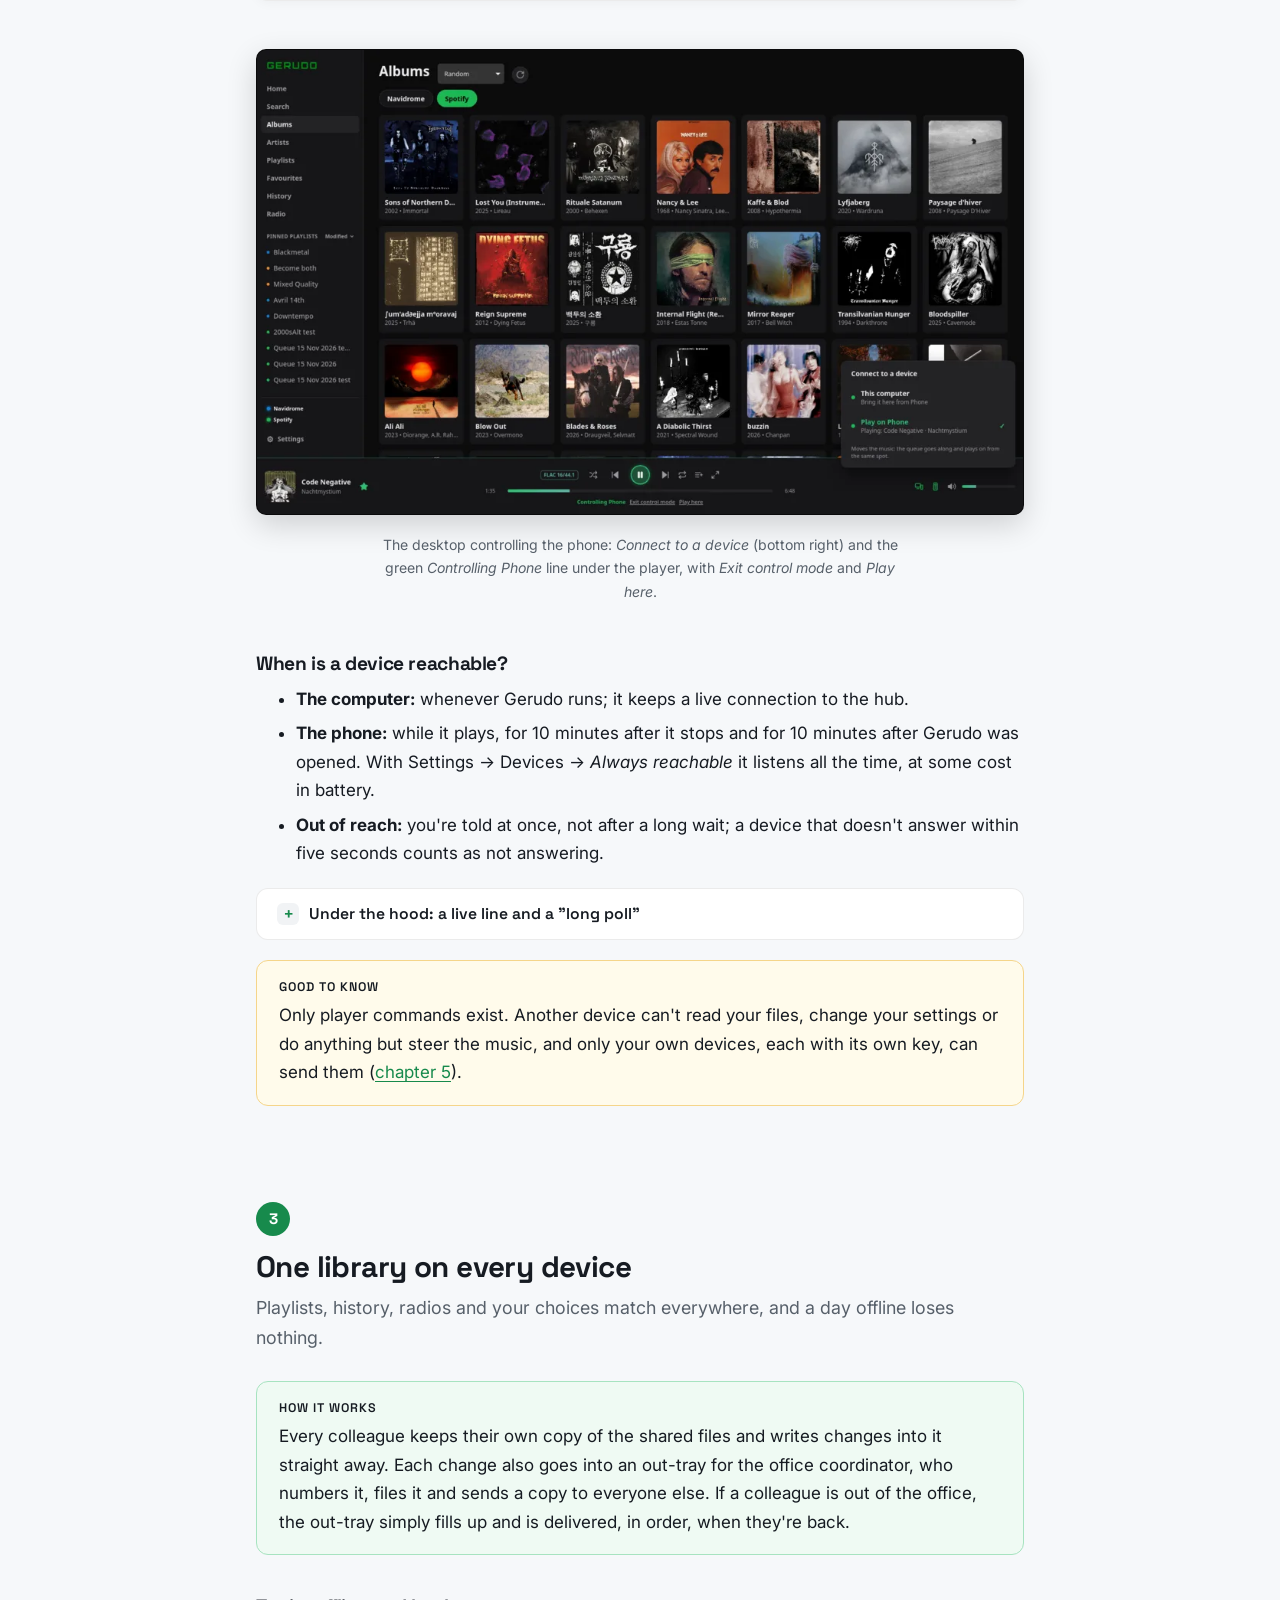
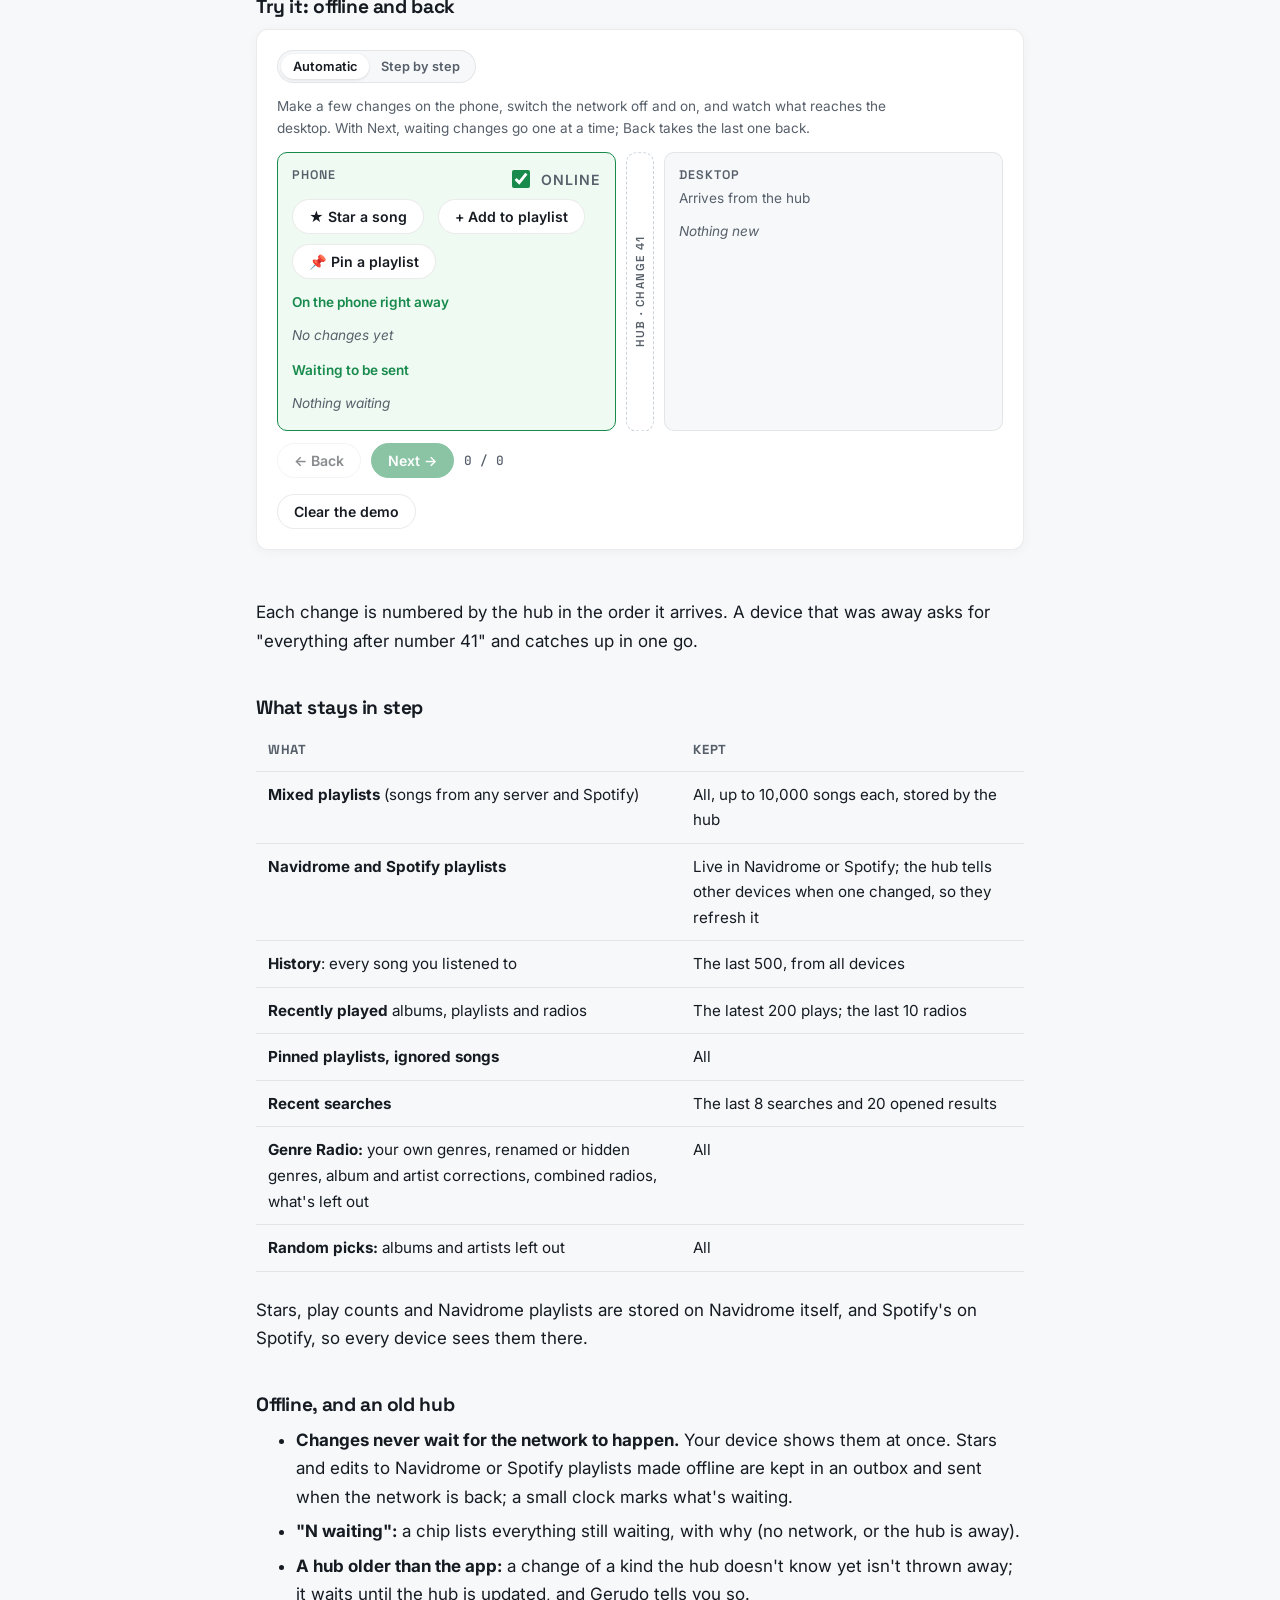
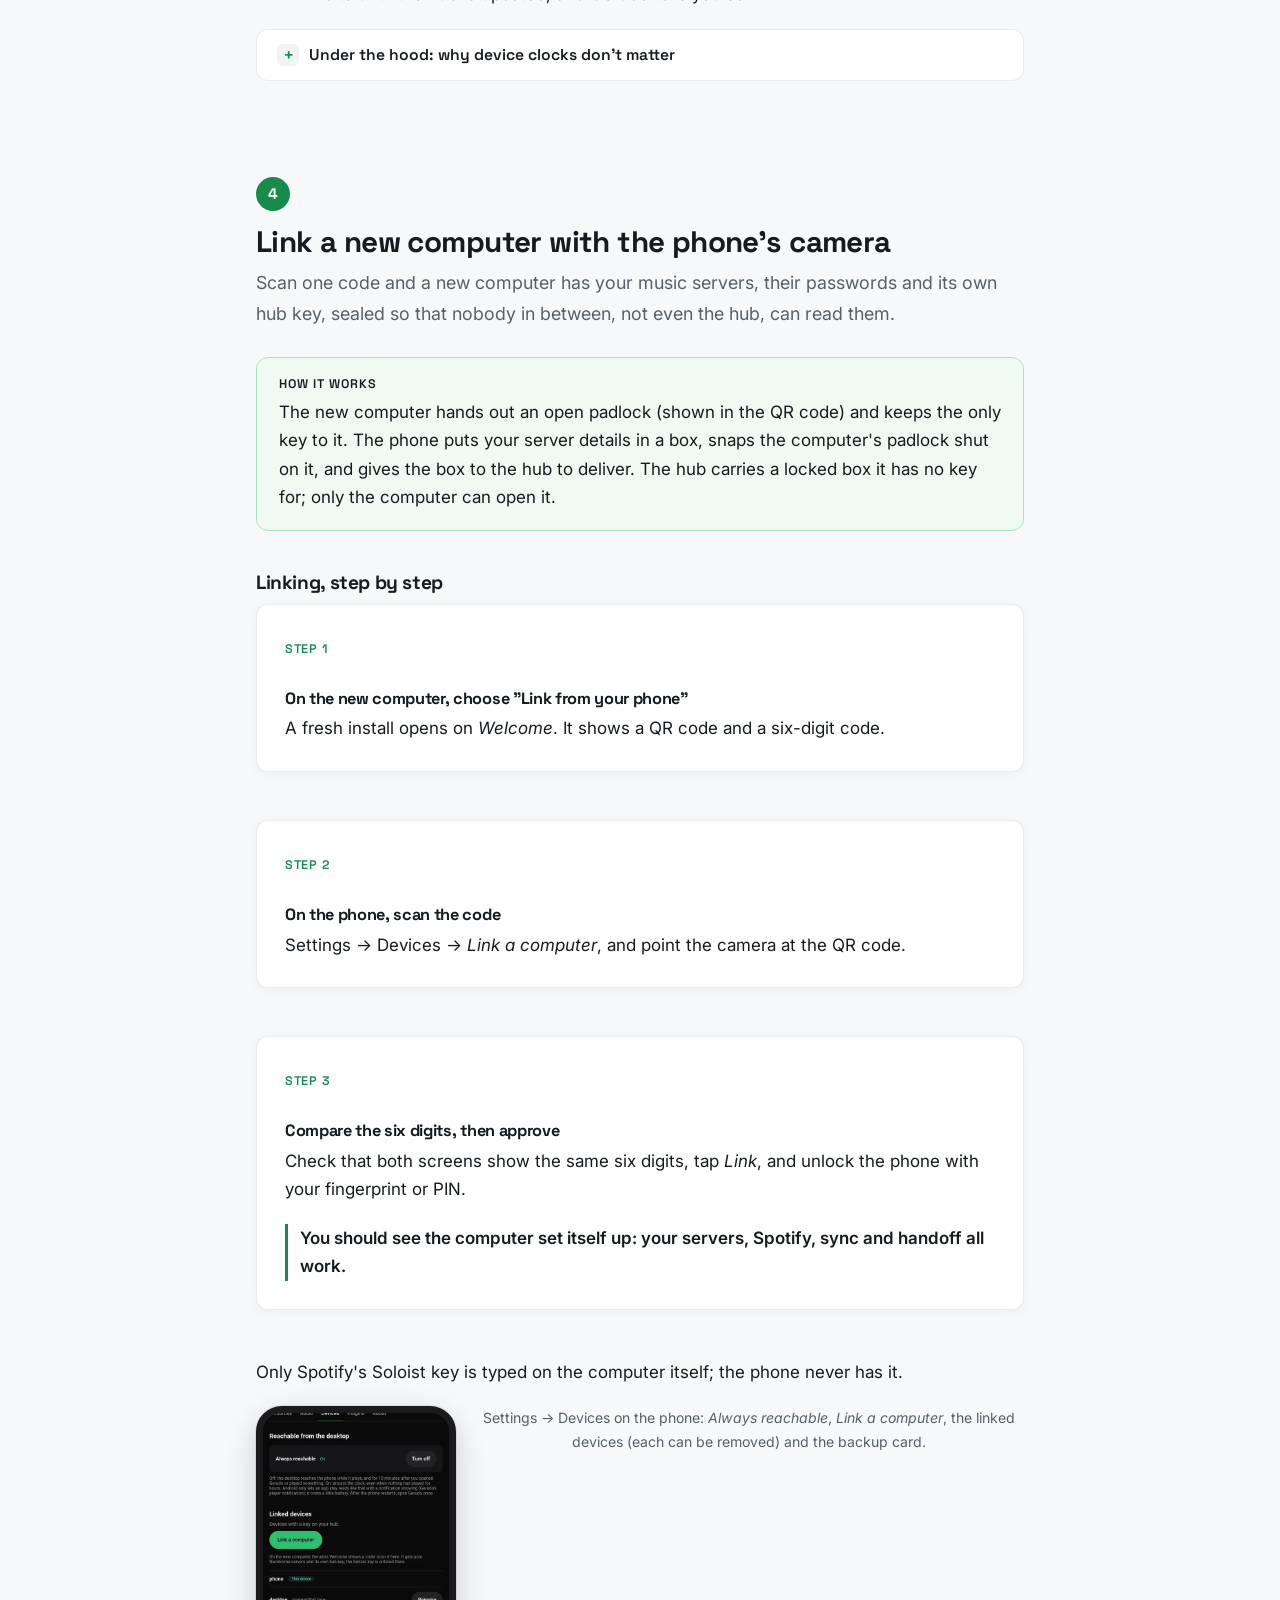
<file: manual/index.html>
<!doctype html>
<html lang="en">
<head>
<meta charset="utf-8">
<meta name="viewport" content="width=device-width, initial-scale=1, viewport-fit=cover">
<title>Gerudo: the manual</title>
<meta name="description" content="How Gerudo works: a self-hosted music player for the desktop and Android that plays your own music and Spotify, and moves the music between your devices.">
<link rel="preconnect" href="https://fonts.googleapis.com">
<link rel="preconnect" href="https://fonts.gstatic.com" crossorigin>
<link href="https://fonts.googleapis.com/css2?family=Inter:wght@400;500;600;700&family=JetBrains+Mono:wght@400;500&family=Space+Grotesk:wght@500;600;700&display=swap" rel="stylesheet">
<script>
  // Before the first paint: the saved or the system's theme (no light flash in dark mode).
  try {
    const t = localStorage.getItem("gerudo-manual-theme") || (matchMedia("(prefers-color-scheme: dark)").matches ? "dark" : "light");
    document.documentElement.dataset.theme = t;
  } catch {}
</script>
<style>
/* The Gerudo manual: the visual-tutorial-creator skill's "Nordic Crisp" theme with Gerudo's green accent,
   Space Grotesk / Inter / JetBrains Mono), one calm reading column, a dark palette that
   follows the system or the toggle. Colour only carries meaning: accent = steps, links and
   active things; tinted boxes = "how it works" (teal) and "watch out" (amber). */

:root {
  --canvas: #f6f8fa;
  --surface: #ffffff;
  --ink: #161b22;
  --muted: #57606a;
  --line: rgba(0, 0, 0, 0.08);
  --accent: #178a4c;
  --accent-ink: #ffffff;
  --concept: #effaf3;
  --concept-line: #a7e3c0;
  --warn: #fffbeb;
  --warn-line: #f5d58a;
  --code-bg: #f1f3f5;
  --shadow: 0 2px 12px rgba(0, 0, 0, 0.04);
  --node: #ffffff;
  --node-line: #c9d1d9;
  --wire: #9aa5b1;
  /* The opening picture's glow (r, g, b): a soft shadow in light mode. */
  --glow: 0, 0, 0;
  --head: "Space Grotesk", "Inter", system-ui, sans-serif;
  --body: "Inter", system-ui, -apple-system, "Segoe UI", sans-serif;
  --mono: "JetBrains Mono", ui-monospace, "SFMono-Regular", Menlo, monospace;
  color-scheme: light;
}
:root[data-theme="dark"] {
  --canvas: #0d1117;
  --surface: #161b22;
  --ink: #e6edf3;
  --muted: #9da7b3;
  --line: rgba(255, 255, 255, 0.09);
  --accent: #2fbf71;
  --accent-ink: #04140b;
  --concept: rgba(47, 191, 113, 0.09);
  --concept-line: rgba(47, 191, 113, 0.38);
  --warn: rgba(245, 180, 60, 0.08);
  --warn-line: rgba(245, 180, 60, 0.4);
  --code-bg: #1f262e;
  --shadow: 0 2px 12px rgba(0, 0, 0, 0.3);
  --node: #1c232c;
  --node-line: #3a4552;
  --wire: #56616e;
  --glow: 18, 105, 60;
  color-scheme: dark;
}

* {
  box-sizing: border-box;
}
html {
  scroll-behavior: smooth;
  scroll-padding-top: 24px;
}
body {
  margin: 0;
  overflow-x: clip;
  background: var(--canvas);
  color: var(--ink);
  font: 400 1.0625rem/1.68 var(--body);
  -webkit-font-smoothing: antialiased;
}
.wrap {
  max-width: 816px;
  margin: 0 auto;
  padding: 48px 24px 96px;
}
a {
  color: var(--accent);
  text-underline-offset: 3px;
}
h1,
h2,
h3,
h4 {
  font-family: var(--head);
  letter-spacing: -0.02em;
  line-height: 1.2;
}
h1 {
  font-size: clamp(1.85rem, 3vw + 0.6rem, 2.6rem);
  margin: 0 0 12px;
}
h2 {
  font-size: clamp(1.45rem, 2vw + 0.6rem, 1.85rem);
  margin: 0 0 8px;
}
h3 {
  font-size: 1.2rem;
  margin: 40px 0 10px;
}
h4 {
  font-size: 1.02rem;
  margin: 24px 0 6px;
}
p,
ul,
ol {
  margin: 0 0 20px;
  max-width: 72ch;
}
li {
  margin-bottom: 6px;
}
li > b:first-child,
li > strong:first-child {
  color: var(--ink);
}
code,
kbd {
  font-family: var(--mono);
  font-size: 0.86em;
  background: var(--code-bg);
  border-radius: 5px;
  padding: 1px 6px;
}
kbd {
  border: 1px solid var(--line);
  border-bottom-width: 2px;
}
table {
  width: 100%;
  border-collapse: collapse;
  font-size: 0.95rem;
  margin: 0 0 24px;
}
th,
td {
  text-align: left;
  vertical-align: top;
  padding: 10px 12px;
  border-bottom: 1px solid var(--line);
}
th {
  font-family: var(--head);
  font-size: 0.82rem;
  text-transform: uppercase;
  letter-spacing: 0.05em;
  color: var(--muted);
}
.table-wrap {
  overflow-x: auto;
  margin: 0 0 24px;
}
.table-wrap table {
  margin: 0;
}

/* ---- the reading-progress bar ---- */
.progress {
  position: fixed;
  top: 0;
  left: 0;
  height: 3px;
  width: 0;
  background: var(--accent);
  z-index: 50;
  transition: width 0.1s linear;
}

/* ---- top bar: language and theme ---- */
.topbar {
  display: flex;
  justify-content: flex-end;
  gap: 8px;
  margin-bottom: 32px;
}
.chip {
  display: inline-flex;
  align-items: center;
  gap: 6px;
  font: 600 0.85rem var(--body);
  color: var(--muted);
  background: var(--surface);
  border: 1px solid var(--line);
  border-radius: 999px;
  padding: 6px 12px;
  text-decoration: none;
  cursor: pointer;
}
.chip:hover {
  color: var(--ink);
}

/* ---- the outcome header ---- */
.kicker {
  font: 600 0.8rem var(--head);
  text-transform: uppercase;
  letter-spacing: 0.12em;
  color: var(--accent);
  margin-bottom: 10px;
}
.lede {
  font-size: 1.15rem;
  color: var(--muted);
  max-width: 60ch;
}
.meta {
  display: flex;
  flex-wrap: wrap;
  gap: 10px 28px;
  margin: 24px 0 0;
  padding: 16px 20px;
  background: var(--surface);
  border: 1px solid var(--line);
  border-radius: 12px;
  font-size: 0.92rem;
}
.meta div {
  display: flex;
  flex-direction: column;
}
.meta span {
  font: 600 0.72rem var(--head);
  text-transform: uppercase;
  letter-spacing: 0.08em;
  color: var(--muted);
}

/* ---- contents ---- */
.toc {
  margin: 48px 0 0;
  padding: 24px 28px;
  background: var(--surface);
  border: 1px solid var(--line);
  border-radius: 12px;
  box-shadow: var(--shadow);
}
.toc h2 {
  font-size: 1.1rem;
  margin-bottom: 12px;
}
.toc input {
  width: 100%;
  font: inherit;
  font-size: 0.95rem;
  color: var(--ink);
  background: var(--canvas);
  border: 1px solid var(--line);
  border-radius: 8px;
  padding: 9px 12px;
  margin-bottom: 14px;
}
.toc-list {
  margin: 0;
  padding-left: 1.4em;
  max-width: none;
}
.toc-list > li {
  margin-bottom: 8px;
  font-weight: 600;
}
.toc-list > li::marker {
  color: var(--accent);
  font-family: var(--head);
}
.toc-list ol {
  list-style: none;
  padding: 2px 0 0;
  margin: 0;
  display: flex;
  flex-wrap: wrap;
  gap: 2px 14px;
  font-weight: 400;
  font-size: 0.9rem;
}
.toc-list ol li {
  margin: 0;
}
.toc-list a {
  color: inherit;
  text-decoration: none;
}
.toc-list ol a {
  color: var(--muted);
}
.toc-list a:hover {
  color: var(--accent);
  text-decoration: underline;
}
.toc .none {
  color: var(--muted);
  font-size: 0.9rem;
}
.toc mark {
  background: var(--concept);
  color: inherit;
  border-radius: 3px;
}

/* ---- chapters ---- */
.chapter {
  margin-top: 96px;
}
.chapter-num {
  display: inline-flex;
  align-items: center;
  justify-content: center;
  min-width: 34px;
  height: 34px;
  padding: 0 10px;
  border-radius: 999px;
  background: var(--accent);
  color: var(--accent-ink);
  font: 700 0.95rem var(--head);
  margin-bottom: 14px;
}
.outcome {
  font-size: 1.12rem;
  color: var(--muted);
  margin-bottom: 28px;
}
.soon {
  display: inline-block;
  font-size: 0.85rem;
  color: var(--muted);
  border: 1px dashed var(--node-line);
  border-radius: 8px;
  padding: 8px 12px;
}

/* ---- cards ---- */
.card {
  background: var(--surface);
  border: 1px solid var(--line);
  border-radius: 12px;
  box-shadow: var(--shadow);
  padding: 28px;
  margin: 0 0 48px;
}
.card > :last-child {
  margin-bottom: 0;
}
.card h3:first-child,
.card h4:first-child {
  margin-top: 0;
}
.step {
  display: inline-flex;
  align-items: center;
  gap: 8px;
  font: 600 0.78rem var(--head);
  text-transform: uppercase;
  letter-spacing: 0.06em;
  color: var(--accent);
  margin-bottom: 8px;
}
.check {
  font-weight: 600;
  border-left: 3px solid var(--accent);
  padding-left: 12px;
}

/* ---- callouts ---- */
.concept,
.watch {
  border-radius: 12px;
  padding: 18px 22px;
  margin: 0 0 28px;
  border: 1px solid;
}
.concept {
  background: var(--concept);
  border-color: var(--concept-line);
}
.watch {
  background: var(--warn);
  border-color: var(--warn-line);
}
.concept > b:first-child,
.watch > b:first-child {
  display: block;
  font: 600 0.78rem var(--head);
  text-transform: uppercase;
  letter-spacing: 0.08em;
  margin-bottom: 6px;
}
.concept > :last-child,
.watch > :last-child {
  margin-bottom: 0;
}

/* ---- deep dives ---- */
details {
  background: var(--surface);
  border: 1px solid var(--line);
  border-radius: 12px;
  margin: 0 0 20px;
}
summary {
  cursor: pointer;
  padding: 14px 20px;
  font: 600 0.98rem var(--head);
  list-style: none;
  display: flex;
  align-items: center;
  gap: 10px;
}
summary::-webkit-details-marker {
  display: none;
}
summary::before {
  content: "+";
  display: inline-grid;
  place-items: center;
  width: 22px;
  height: 22px;
  border-radius: 6px;
  background: var(--code-bg);
  color: var(--accent);
  font-family: var(--mono);
  flex-shrink: 0;
}
details[open] summary::before {
  content: "−";
}
details > :not(summary) {
  margin-left: 20px;
  margin-right: 20px;
}
details > :last-child {
  margin-bottom: 18px;
}

/* ---- figures and widgets ---- */
figure {
  margin: 0 0 48px;
}
figcaption {
  font-size: 0.88rem;
  color: var(--muted);
  margin-top: 10px;
}
.widget {
  background: var(--surface);
  border: 1px solid var(--line);
  border-radius: 12px;
  box-shadow: var(--shadow);
  padding: 20px;
}
.widget-hint {
  font-size: 0.85rem;
  color: var(--muted);
  margin: 0 0 12px;
}

/* the map */
.map svg {
  display: block;
  width: 100%;
  height: auto;
}
.map .wire {
  stroke: var(--wire);
  stroke-width: 1.6;
  fill: none;
}
.map .wire.dash {
  stroke-dasharray: 5 5;
}
.map .wire.on {
  stroke: var(--accent);
  stroke-width: 2.6;
}
.map .wire-label {
  font: 500 10.5px var(--body);
  fill: var(--muted);
  paint-order: stroke;
  stroke: var(--surface);
  stroke-width: 4px;
}
.map .wire-label.on {
  fill: var(--accent);
  font-weight: 700;
}
.map .zone {
  fill: none;
  stroke: var(--node-line);
  stroke-dasharray: 3 5;
  stroke-width: 1.2;
}
.map .zone-label {
  font: 600 10px var(--head);
  letter-spacing: 0.1em;
  text-transform: uppercase;
  fill: var(--muted);
}
.map .node {
  cursor: pointer;
  outline: none;
}
.map .node rect {
  fill: var(--node);
  stroke: var(--node-line);
  stroke-width: 1.4;
  transition: stroke 0.15s, fill 0.15s;
}
.map .node text {
  font: 600 13px var(--head);
  fill: var(--ink);
  pointer-events: none;
}
.map .node .sub {
  font: 400 10.5px var(--body);
  fill: var(--muted);
}
.map .node .icon {
  font-size: 18px;
}
.map .node:hover rect,
.map .node:focus-visible rect {
  stroke: var(--accent);
}
.map .node.on rect {
  stroke: var(--accent);
  stroke-width: 2.4;
  fill: var(--concept);
}
.map .node.dim {
  opacity: 0.45;
}
.map-detail {
  margin-top: 16px;
  padding: 18px 20px;
  border-radius: 10px;
  background: var(--canvas);
  border: 1px solid var(--line);
  min-height: 120px;
}
.map-detail h4 {
  margin: 0 0 6px;
}
.map-detail p,
.map-detail ul {
  font-size: 0.95rem;
  margin-bottom: 10px;
}
.map-detail .flows {
  display: flex;
  flex-wrap: wrap;
  gap: 6px;
  margin: 0;
  padding: 0;
  list-style: none;
}
.map-detail .flows li {
  margin: 0;
  font-size: 0.82rem;
  padding: 3px 10px;
  border-radius: 999px;
  background: var(--surface);
  border: 1px solid var(--line);
}
.map-detail .more {
  font-size: 0.9rem;
}

/* ---- the floating contents button ---- */
.to-top {
  position: fixed;
  /* Just beside the text column on a wide window; near the edge on a narrow one. */
  right: max(24px, calc((100vw - 816px) / 2 - 160px));
  bottom: calc(32px + env(safe-area-inset-bottom));
  z-index: 40;
  font: 600 0.98rem var(--body);
  color: var(--accent-ink);
  background: var(--accent);
  border: none;
  border-radius: 999px;
  padding: 13px 22px;
  box-shadow: 0 8px 24px rgba(0, 0, 0, 0.22);
  cursor: pointer;
  opacity: 0;
  pointer-events: none;
  transform: translateY(8px);
  transition: opacity 0.2s, transform 0.2s;
}
.to-top.shown {
  opacity: 1;
  pointer-events: auto;
  transform: none;
}

.footer {
  margin-top: 96px;
  padding-top: 24px;
  border-top: 1px solid var(--line);
  font-size: 0.88rem;
  color: var(--muted);
}

@media (max-width: 560px) {
  .wrap {
    padding: 28px 16px 80px;
  }
  .card {
    padding: 22px 18px;
  }
  .toc {
    padding: 20px 18px;
  }
  .chapter {
    margin-top: 72px;
  }
}

@media print {
  .progress,
  .topbar,
  .to-top,
  .toc input {
    display: none !important;
  }
  body {
    background: #fff;
    color: #000;
    font-size: 11pt;
  }
  .wrap {
    max-width: none;
    padding: 0;
  }
  .card,
  .widget,
  details,
  .toc {
    box-shadow: none;
    break-inside: avoid;
  }
  details > * {
    display: block !important;
  }
  .chapter {
    break-before: page;
    margin-top: 0;
  }
  a {
    color: inherit;
  }
}

/* ---- shared widget parts: two devices side by side, buttons, steps ---- */
.devs {
  display: grid;
  grid-template-columns: 1fr 1fr;
  gap: 12px;
}
.dev {
  border: 1px solid var(--line);
  border-radius: 10px;
  background: var(--canvas);
  padding: 14px;
  min-width: 0;
  transition: border-color 0.2s, background 0.2s;
}
.dev.live {
  border-color: var(--accent);
  background: var(--concept);
}
.dev-name {
  font: 600 0.78rem var(--head);
  text-transform: uppercase;
  letter-spacing: 0.08em;
  color: var(--muted);
  display: flex;
  justify-content: space-between;
  gap: 8px;
}
.dev-state {
  font-size: 0.85rem;
  color: var(--muted);
  margin: 4px 0 10px;
  min-height: 1.4em;
}
.dev.live .dev-state {
  color: var(--accent);
  font-weight: 600;
}
.dev-song {
  font-weight: 600;
  line-height: 1.3;
  overflow-wrap: anywhere;
}
.dev-song small {
  display: block;
  font-weight: 400;
  color: var(--muted);
  font-size: 0.82rem;
}
.bar {
  height: 4px;
  border-radius: 2px;
  background: var(--line);
  margin: 10px 0 4px;
  overflow: hidden;
}
.bar > div {
  height: 100%;
  width: 0;
  background: var(--accent);
}
.dev-time {
  font: 500 0.78rem var(--mono);
  color: var(--muted);
}
.dev-list {
  list-style: none;
  margin: 10px 0 0;
  padding: 0;
  font-size: 0.82rem;
  color: var(--muted);
}
.dev-list li {
  margin: 2px 0;
  overflow: hidden;
  text-overflow: ellipsis;
  white-space: nowrap;
}
.dev-list .new {
  color: var(--accent);
  font-weight: 600;
}
.dev .empty {
  font-size: 0.85rem;
  color: var(--muted);
  font-style: italic;
}
.controls {
  display: flex;
  flex-wrap: wrap;
  align-items: center;
  gap: 10px 14px;
  margin: 16px 0 0;
}
.controls label {
  display: flex;
  align-items: center;
  gap: 10px;
  font-size: 0.88rem;
  color: var(--muted);
  flex: 1 1 220px;
}
input[type="range"] {
  flex: 1;
  accent-color: var(--accent);
  min-width: 0;
}
.btn {
  font: 600 0.88rem var(--body);
  color: var(--accent-ink);
  background: var(--accent);
  border: 1px solid var(--accent);
  border-radius: 999px;
  padding: 8px 16px;
  cursor: pointer;
}
.btn.ghost {
  color: var(--ink);
  background: var(--surface);
  border-color: var(--line);
}
.btn:disabled {
  opacity: 0.5;
  cursor: default;
}
.toggle {
  display: inline-flex;
  align-items: center;
  gap: 8px;
  font: 600 0.88rem var(--body);
  cursor: pointer;
}
.toggle input {
  accent-color: var(--accent);
  width: 18px;
  height: 18px;
}
.flow {
  list-style: none;
  counter-reset: flow;
  margin: 16px 0 0;
  padding: 0;
  font-size: 0.9rem;
}
.flow li {
  counter-increment: flow;
  position: relative;
  padding: 6px 8px 6px 42px;
  border-radius: 8px;
  color: var(--muted);
  transition: background 0.2s, color 0.2s;
}
.flow li::before {
  content: counter(flow);
  position: absolute;
  left: 8px;
  top: 7px;
  display: inline-grid;
  place-items: center;
  width: 22px;
  height: 22px;
  border-radius: 999px;
  border: 1px solid var(--node-line);
  font: 600 0.75rem var(--head);
}
.flow li.done {
  color: var(--ink);
}
.flow li.done::before {
  background: var(--accent);
  border-color: var(--accent);
  color: var(--accent-ink);
}
.flow li.now {
  background: var(--concept);
  color: var(--ink);
}
.flow li .ms {
  display: inline-block;
  margin-left: 6px;
  font: 500 0.75rem var(--mono);
  color: var(--muted);
  white-space: nowrap;
}
.mark {
  font-size: 0.8em;
}

/* the hub's column in the middle of a two-device widget */
.trio {
  display: grid;
  grid-template-columns: 1fr auto 1fr;
  gap: 10px;
  align-items: stretch;
}
.hubcol {
  writing-mode: vertical-rl;
  transform: rotate(180deg);
  text-align: center;
  font: 600 0.72rem var(--head);
  letter-spacing: 0.12em;
  text-transform: uppercase;
  color: var(--muted);
  border: 1px dashed var(--node-line);
  border-radius: 10px;
  padding: 10px 6px;
  transition: color 0.2s, border-color 0.2s, background 0.2s;
}
.hubcol.live {
  color: var(--accent);
  border-color: var(--accent);
  border-style: solid;
  background: var(--concept);
}

/* the link walkthrough */
.who {
  display: grid;
  grid-template-columns: repeat(3, 1fr);
  gap: 8px;
  margin-bottom: 14px;
}
.who div {
  text-align: center;
  font: 600 0.82rem var(--head);
  padding: 10px 6px;
  border: 1px solid var(--line);
  border-radius: 10px;
  color: var(--muted);
  background: var(--canvas);
  transition: all 0.2s;
}
.who div.live {
  color: var(--accent);
  border-color: var(--accent);
  background: var(--concept);
}
.stepper {
  list-style: none;
  margin: 0;
  padding: 0;
}
/* Every step in the same spot, as tall as the tallest: Back / Next never move. */
.stepper {
  display: grid;
}
.stepper > li {
  grid-area: 1 / 1;
  visibility: hidden;
}
.stepper > li.now {
  visibility: visible;
}
.stepper h4 {
  margin: 0 0 6px;
}
.stepper p {
  font-size: 0.95rem;
  margin-bottom: 10px;
}
.hub-sees {
  display: none;
  margin-top: 10px;
  padding: 12px 14px;
  border-radius: 10px;
  background: var(--code-bg);
  font: 500 0.8rem/1.55 var(--mono);
  overflow-wrap: anywhere;
}
.hub-sees b {
  font-family: var(--head);
  display: block;
  margin-bottom: 4px;
  font-size: 0.75rem;
  text-transform: uppercase;
  letter-spacing: 0.08em;
  color: var(--muted);
}
.show-hub .hub-sees {
  display: block;
}
.step-count {
  font: 500 0.8rem var(--mono);
  color: var(--muted);
}

@media (max-width: 560px) {
  .devs {
    grid-template-columns: 1fr;
  }
  .trio {
    grid-template-columns: 1fr;
  }
  .hubcol {
    writing-mode: horizontal-tb;
    transform: none;
    padding: 6px;
  }
}

/* "Automatic | Step by step" and the Back / Next bar under a demo */
.modes {
  display: inline-flex;
  border: 1px solid var(--line);
  border-radius: 999px;
  padding: 3px;
  background: var(--canvas);
  margin-bottom: 12px;
}
.modes button {
  font: 600 0.8rem var(--body);
  color: var(--muted);
  background: none;
  border: none;
  border-radius: 999px;
  padding: 5px 12px;
  cursor: pointer;
}
.modes button.on {
  background: var(--surface);
  color: var(--ink);
  box-shadow: 0 1px 3px rgba(0, 0, 0, 0.12);
}
.stepbar {
  display: flex;
  align-items: center;
  gap: 10px;
  margin-top: 12px;
}

/* Hidden means hidden, whatever the layout rule says. */
[hidden] {
  display: none !important;
}

/* ---- chapter 6: examples, the genre pipeline, the tree ---- */
.pills {
  display: flex;
  flex-wrap: wrap;
  gap: 8px;
  margin-bottom: 16px;
}
.pills button {
  font: 600 0.85rem var(--body);
  color: var(--muted);
  background: var(--canvas);
  border: 1px solid var(--line);
  border-radius: 999px;
  padding: 6px 12px;
  cursor: pointer;
}
.pills button.on {
  color: var(--accent-ink);
  background: var(--accent);
  border-color: var(--accent);
}
.pipeline {
  list-style: none;
  margin: 0;
  padding: 0;
  display: grid;
  gap: 8px;
}
.pipeline li {
  display: grid;
  grid-template-columns: 9.5rem 1fr;
  gap: 4px 14px;
  padding: 10px 14px;
  border: 1px solid var(--line);
  border-radius: 10px;
  background: var(--canvas);
  font-size: 0.92rem;
}
.pipeline li > b {
  font: 600 0.78rem var(--head);
  text-transform: uppercase;
  letter-spacing: 0.06em;
  color: var(--muted);
  padding-top: 2px;
}
.pipeline li.skip {
  opacity: 0.55;
}
.pipeline li.win {
  border-color: var(--accent);
  background: var(--concept);
}
.genre {
  display: inline-block;
  font: 600 0.8rem var(--body);
  padding: 2px 10px;
  border-radius: 999px;
  background: var(--surface);
  border: 1px solid var(--accent);
  color: var(--accent);
  margin: 1px 4px 1px 0;
}
.genre.yours::after {
  content: " · yours";
  font-weight: 400;
}
.tag {
  font-family: var(--mono);
  font-size: 0.82rem;
  background: var(--code-bg);
  border-radius: 5px;
  padding: 1px 6px;
}
.tree-list details {
  margin: 0 0 6px;
}
.tree-list summary {
  padding: 8px 14px;
  font-size: 0.95rem;
}
.tree-list summary .n {
  margin-left: auto;
  font: 500 0.78rem var(--mono);
  color: var(--muted);
}
.tree-list ul {
  list-style: none;
  margin: 0 0 12px;
  padding: 0 0 0 18px;
  font-size: 0.9rem;
}
.tree-list li {
  margin: 2px 0;
}
.tree-list ul ul {
  margin: 2px 0 4px;
  border-left: 1px solid var(--line);
  padding-left: 12px;
  color: var(--muted);
}

/* ---- chapter 7: the merged library ---- */
.album-list {
  display: grid;
  gap: 10px;
  margin-top: 14px;
}
.album {
  display: grid;
  grid-template-columns: 56px 1fr;
  gap: 12px;
  align-items: center;
  padding: 10px;
  border: 1px solid var(--line);
  border-radius: 10px;
  background: var(--canvas);
}
.album.multi {
  border-color: var(--accent);
}
.album .art {
  width: 56px;
  height: 56px;
  border-radius: 8px;
  background: linear-gradient(135deg, hsl(var(--hue) 55% 55%), hsl(calc(var(--hue) + 40) 50% 30%));
}
.album small {
  display: block;
  color: var(--muted);
  font-size: 0.82rem;
}
.tabs-mini {
  display: flex;
  flex-wrap: wrap;
  gap: 6px;
  margin-top: 6px;
}
.tabs-mini span {
  font: 600 0.74rem var(--body);
  padding: 2px 8px;
  border-radius: 6px;
  border: 1px solid var(--line);
  color: var(--muted);
}
.tabs-mini span.on {
  border-color: var(--accent);
  color: var(--accent);
}

/* ---- chapter 8: the gauge, the volume curve, rates ---- */
.gauge {
  position: relative;
  margin: 18px 0 8px;
}
.gauge-bar {
  height: 12px;
  border-radius: 6px;
}
.gauge-marker {
  position: absolute;
  top: -5px;
  width: 4px;
  height: 22px;
  margin-left: -2px;
  border-radius: 2px;
  background: var(--ink);
  box-shadow: 0 0 0 2px var(--surface);
  transition: left 0.2s;
}
.gauge-scale {
  display: flex;
  justify-content: space-between;
  font: 500 0.72rem var(--mono);
  color: var(--muted);
}
.score {
  font-size: 1.05rem;
}
.score b {
  font: 700 1.6rem var(--head);
}
select {
  font: inherit;
  font-size: 0.9rem;
  color: var(--ink);
  background: var(--canvas);
  border: 1px solid var(--line);
  border-radius: 8px;
  padding: 6px 10px;
}
.curve svg {
  width: 100%;
  height: auto;
  display: block;
}
.curve .axis {
  stroke: var(--line);
}
.curve .axis-label {
  font: 500 10px var(--mono);
  fill: var(--muted);
}
.curve [data-line="gerudo"] {
  stroke: var(--accent);
  stroke-width: 2.5;
  fill: none;
}
.curve [data-line="cubic"] {
  stroke: var(--wire);
  stroke-width: 1.5;
  stroke-dasharray: 5 4;
  fill: none;
}
.curve [data-dot] {
  fill: var(--accent);
  stroke: var(--surface);
  stroke-width: 2;
}
.curve [data-guide] {
  stroke: var(--accent);
  stroke-dasharray: 2 3;
  opacity: 0.6;
}
.legend {
  display: flex;
  flex-wrap: wrap;
  gap: 4px 18px;
  font-size: 0.82rem;
  color: var(--muted);
  margin-top: 6px;
}
.legend i {
  display: inline-block;
  width: 18px;
  height: 0;
  border-top: 2.5px solid var(--accent);
  vertical-align: middle;
  margin-right: 6px;
}
.legend i.dash {
  border-top: 1.5px dashed var(--wire);
}
@media (max-width: 560px) {
  .pipeline li {
    grid-template-columns: 1fr;
  }
}

/* ---- chapter 10: the backup timeline; chapter 12: search suggestions ---- */
.genre.month {
  border-color: var(--node-line);
  color: var(--ink);
}
.genre.none {
  border-style: dashed;
  border-color: var(--node-line);
  color: var(--muted);
}
.chips {
  display: flex;
  flex-wrap: wrap;
  gap: 4px;
  margin: 4px 0 12px;
}
.suggest input {
  width: 100%;
  font: inherit;
  color: var(--ink);
  background: var(--canvas);
  border: 1px solid var(--line);
  border-radius: 10px;
  padding: 10px 14px;
}
.suggest ul {
  list-style: none;
  margin: 8px 0 0;
  padding: 0;
  border-radius: 10px;
  overflow: hidden;
}
.suggest li {
  padding: 8px 14px;
  border-bottom: 1px solid var(--line);
  font-size: 0.95rem;
}
.suggest li:last-child {
  border-bottom: none;
}
.suggest .kind {
  font: 600 0.7rem var(--head);
  text-transform: uppercase;
  letter-spacing: 0.06em;
  color: var(--muted);
  display: inline-block;
  min-width: 4.2em;
}
.suggest small {
  color: var(--muted);
}
.suggest em {
  font-size: 0.78rem;
  color: var(--accent);
  font-style: normal;
  margin-left: 6px;
}
.suggest .empty {
  color: var(--muted);
  font-style: italic;
}

/* ---- screenshots in phone frames ---- */
.shots {
  display: flex;
  flex-wrap: wrap;
  justify-content: center;
  gap: 18px;
  margin: 8px 0 48px;
}
.shots figcaption {
  flex-basis: 100%;
  text-align: center;
  max-width: 60ch;
  margin: 0 auto;
}
.phone {
  flex: 0 1 200px;
  min-width: 0;
  border: 7px solid #1b1b1e;
  border-radius: 26px;
  overflow: hidden;
  background: #0b0b0c;
  box-shadow: 0 10px 30px rgba(0, 0, 0, 0.18), 0 0 0 1px var(--line);
}
.phone img {
  display: block;
  width: 100%;
  height: auto;
}
.phone img {
  cursor: zoom-in;
}
@media (max-width: 560px) {
  .shots {
    gap: 10px;
  }
}

/* the full-resolution overlay */
.zoom {
  position: fixed;
  inset: 0;
  z-index: 100;
  display: flex;
  align-items: center;
  justify-content: center;
  gap: 12px;
  padding: calc(16px + env(safe-area-inset-top)) 12px calc(16px + env(safe-area-inset-bottom));
  background: rgba(10, 12, 14, 0.55);
  backdrop-filter: blur(6px);
  -webkit-backdrop-filter: blur(6px);
  cursor: zoom-out;
  opacity: 0;
  transition: opacity 0.18s ease-out;
}
.zoom.open {
  opacity: 1;
}
.zoom-pic {
  margin: 0;
  display: flex;
  flex-direction: column;
  align-items: center;
  gap: 10px;
  min-width: 0;
  transform: scale(0.94);
  transition: transform 0.2s cubic-bezier(0.2, 0.8, 0.2, 1);
}
.zoom.open .zoom-pic {
  transform: none;
}
.zoom img {
  max-width: min(100%, 1400px);
  max-height: 75vh;
  object-fit: contain;
  border-radius: 14px;
  box-shadow: 0 20px 60px rgba(0, 0, 0, 0.5);
  cursor: default;
}
.zoom-caption {
  color: #f1f3f5;
  font-size: 0.9rem;
  text-align: center;
  max-width: 60ch;
  text-shadow: 0 1px 4px rgba(0, 0, 0, 0.6);
}
.zoom-nav {
  flex-shrink: 0;
  width: 48px;
  height: 48px;
  border-radius: 999px;
  border: 1px solid rgba(255, 255, 255, 0.25);
  background: rgba(20, 22, 25, 0.7);
  color: #fff;
  font: 400 2rem/1 var(--body);
  cursor: pointer;
  display: grid;
  place-items: center;
  padding-bottom: 4px;
}
.zoom-nav:hover {
  background: rgba(40, 44, 48, 0.85);
}
@media (prefers-reduced-motion: reduce) {
  .zoom,
  .zoom-pic {
    transition: none;
  }
}
@media (max-width: 560px) {
  .zoom-nav {
    position: absolute;
    bottom: calc(18px + env(safe-area-inset-bottom));
  }
  .zoom-nav.prev {
    left: calc(50% - 60px);
  }
  .zoom-nav.next {
    right: calc(50% - 60px);
  }
}
.zoomed body {
  overflow: hidden;
}

/* desktop screenshots: a window-like frame, the column's full width */
.screen {
  flex: 1 1 100%;
  border-radius: 10px;
  overflow: hidden;
  border: 1px solid var(--line);
  box-shadow: 0 10px 30px rgba(0, 0, 0, 0.16);
  background: #0b0b0c;
}
.screen img {
  display: block;
  width: 100%;
  height: auto;
  cursor: zoom-in;
}

/* the opening picture: the desktop with the phone in front of it */
.hero {
  position: relative;
  margin: 40px 0 0;
  padding: 0 0 28px 17%;
}
/* A soft radial glow in Gerudo's green behind the two devices. */
.hero::before {
  content: "";
  position: absolute;
  inset: -45% -30% -45% -20%;
  background: radial-gradient(circle 620px at 62% 50%, rgba(var(--glow), 0.2) 0%, rgba(var(--glow), 0.11) 30%, rgba(var(--glow), 0.045) 60%, rgba(var(--glow), 0.012) 82%, transparent 100%);
  filter: blur(60px);
  /* Behind everything, so the boxes above and below stay their own colour. */
  z-index: -1;
  pointer-events: none;
}
.hero-desk,
.hero-phone {
  position: relative;
  z-index: 1;
  overflow: hidden;
  background: #0b0b0c;
  box-shadow: 0 18px 50px rgba(0, 0, 0, 0.35);
}
.hero-desk {
  border: 10px solid #1b1b1e;
  border-radius: 18px;
}
.hero-phone {
  position: absolute;
  left: 0;
  bottom: 0;
  width: 25%;
  border: 6px solid #1b1b1e;
  border-radius: 24px;
  z-index: 2;
}
.hero img {
  display: block;
  width: 100%;
  height: auto;
}

/* ---- chapter 0: the hardware map ---- */
.hw {
  display: flex;
  flex-direction: column;
  gap: 12px;
}
.hw-row {
  display: grid;
  grid-template-columns: repeat(auto-fit, minmax(170px, 1fr));
  gap: 10px;
}
.hw-box {
  display: flex;
  flex-direction: column;
  gap: 6px;
  padding: 12px;
  border: 1.5px solid var(--node-line);
  border-radius: 12px;
  background: var(--canvas);
  min-width: 0;
}
.hw-optional {
  border-style: dashed;
}
.hw-title {
  font: 600 0.95rem var(--head);
  margin-bottom: 2px;
}
.hw-title small {
  font: 400 0.78rem var(--body);
  color: var(--muted);
  margin-left: 4px;
}
.hw-part {
  text-align: left;
  font: 500 0.84rem var(--body);
  color: var(--ink);
  background: var(--surface);
  border: 1px solid var(--line);
  border-radius: 8px;
  padding: 6px 10px;
  cursor: pointer;
}
.hw-part:hover {
  border-color: var(--accent);
}
.hw-part.on {
  border-color: var(--accent);
  background: var(--concept);
  color: var(--accent);
  font-weight: 600;
}
.hw-gear {
  border-style: dashed;
}
.hw-note {
  font-size: 0.82rem;
  color: var(--muted);
  margin: 0;
}
.hw-net {
  font: 600 0.82rem var(--body);
  color: var(--muted);
  background: repeating-linear-gradient(90deg, var(--line) 0 8px, transparent 8px 14px) bottom / 100% 1px no-repeat,
    repeating-linear-gradient(90deg, var(--line) 0 8px, transparent 8px 14px) top / 100% 1px no-repeat;
  border: none;
  padding: 10px;
  cursor: pointer;
  text-align: center;
}
.hw-net.on {
  color: var(--accent);
}
.hw-server {
  border-width: 2px;
  border-color: var(--accent);
}
.hw-docker {
  position: relative;
  border: 1.5px dashed var(--node-line);
  border-radius: 12px;
  padding: 34px 16px 16px;
  margin: 18px 6px 8px;
}
.hw-label {
  position: absolute;
  top: -17px;
  left: 14px;
  padding: 0 10px;
  font: 700 1.35rem var(--head);
  letter-spacing: 0.02em;
  color: var(--ink);
  background: var(--canvas);
  border: none;
  cursor: pointer;
}
.hw-label:hover,
.hw-label.on {
  color: var(--accent);
}
.hw-container {
  display: flex;
  align-items: baseline;
  flex-wrap: wrap;
  gap: 4px 8px;
  width: 100%;
  text-align: left;
  font: 600 0.95rem var(--head);
  color: var(--ink);
  background: none;
  border: none;
  padding: 2px 0;
  cursor: pointer;
}
.hw-container::before {
  content: "▸";
  color: var(--accent);
  font-size: 0.85rem;
}
.hw-container[aria-expanded="true"]::before {
  content: "▾";
}
.hw-container small {
  font: 400 0.78rem var(--body);
  color: var(--muted);
}
.hw-container .hw-count {
  margin-left: auto;
  font: 500 0.75rem var(--body);
  color: var(--muted);
}
.hw-container.on {
  color: var(--accent);
}
.hw-parts {
  display: flex;
  flex-direction: column;
  gap: 6px;
  margin-top: 6px;
}
.hw-inner {
  background: var(--surface);
}
.hw-inner .hw-part {
  background: var(--canvas);
}
.hw-inner .hw-part.on {
  background: var(--concept);
}
.hw-files {
  margin: 4px 6px 0;
  min-height: 4.9em;
  display: flex;
  align-items: center;
  justify-content: center;
  text-align: center;
  font-size: 0.95rem;
}
.hw-cloud {
  border-style: dotted;
}
.hw-detail {
  padding: 16px 18px;
  border-radius: 10px;
  background: var(--concept);
  border: 1px solid var(--concept-line);
  min-height: 110px;
}
.hw-detail h4 {
  margin: 0 0 6px;
}
.hw-detail p {
  font-size: 0.95rem;
  margin-bottom: 8px;
}
.hw-detail > :last-child {
  margin-bottom: 0;
}
.hw-where {
  color: var(--muted);
}

/* the connections between the hardware rows: arrows for the data going to and from */
.hw-flow {
  position: relative;
  display: block;
  width: 100%;
  height: 84px;
  margin: 2px 0;
  padding: 0;
  background: none;
  border: none;
  cursor: pointer;
}
.hw-arrows {
  position: absolute;
  inset: 0;
  display: grid;
  grid-template-columns: repeat(var(--cols), 1fr);
  gap: 10px;
}
.arrow {
  position: relative;
  justify-self: center;
  width: 3px;
  height: 100%;
  background: var(--node-line);
  border-radius: 2px;
}
.arrow.none {
  visibility: hidden;
}
.arrow.up::before,
.arrow.down::after {
  content: "";
  position: absolute;
  left: 50%;
  width: 0;
  height: 0;
  border-left: 8px solid transparent;
  border-right: 8px solid transparent;
  transform: translateX(-50%);
}
.arrow.up::before {
  top: -2px;
  border-bottom: 12px solid var(--node-line);
}
.arrow.down::after {
  bottom: -2px;
  border-top: 12px solid var(--node-line);
}
.hw-flow-label {
  position: absolute;
  left: 50%;
  top: 50%;
  transform: translate(-50%, -50%);
  max-width: calc(100% - 24px);
  padding: 6px 14px;
  border-radius: 999px;
  border: 1px solid var(--line);
  background: var(--surface);
  font: 600 0.84rem var(--body);
  color: var(--muted);
  text-align: center;
  white-space: nowrap;
}
.hw-flow:hover .arrow,
.hw-flow.on .arrow {
  background: var(--accent);
}
.hw-flow:hover .arrow.up::before,
.hw-flow.on .arrow.up::before {
  border-bottom-color: var(--accent);
}
.hw-flow:hover .arrow.down::after,
.hw-flow.on .arrow.down::after {
  border-top-color: var(--accent);
}
.hw-flow.on .hw-flow-label,
.hw-flow:hover .hw-flow-label {
  color: var(--accent);
  border-color: var(--accent);
}
@media (max-width: 640px) {
  .hw-arrows {
    grid-template-columns: 1fr;
  }
  .hw-arrows .arrow:not(:first-child) {
    display: none;
  }
  .hw-flow-label {
    white-space: normal;
    width: max-content;
  }
}

/* the hardware map: make every clickable thing look clickable */
.hw-docker .hw-row {
  align-items: start;
}
.hw-container {
  padding: 8px 10px;
  margin: -4px -4px 0;
  width: calc(100% + 8px);
  border-radius: 10px;
  transition: background 0.15s;
}
.hw-container:hover {
  background: var(--concept);
}
.hw-toggle {
  margin-left: auto;
  font: 600 0.76rem var(--body);
  color: var(--accent);
  border: 1px solid var(--concept-line);
  background: var(--concept);
  border-radius: 999px;
  padding: 3px 10px;
  white-space: nowrap;
}
.hw-container:hover .hw-toggle {
  border-color: var(--accent);
}
.hw-part {
  position: relative;
  padding-right: 26px;
  transition: border-color 0.15s, transform 0.15s, background 0.15s;
}
.hw-part::after {
  content: "›";
  position: absolute;
  right: 10px;
  top: 50%;
  transform: translateY(-52%);
  color: var(--muted);
  font-size: 1.05rem;
}
.hw-part:hover {
  transform: translateX(2px);
  background: var(--concept);
}
.hw-part:hover::after,
.hw-part.on::after {
  color: var(--accent);
}
.hw-files::after {
  position: static;
  transform: none;
  margin-left: 8px;
}
.hw-files:hover {
  transform: none;
}
.hw-label::after {
  content: " ›";
  font-size: 1rem;
  color: var(--muted);
}
.hw-flow-label::after {
  content: " ›";
}

/* the device boxes: groups that open like the Docker containers */
.hw-devices {
  align-items: start;
}
.hw-group {
  border: 1px solid var(--line);
  border-radius: 10px;
  padding: 6px 8px;
  background: var(--surface);
}
.hw-group .hw-container {
  margin: -2px -4px;
  padding: 6px 8px;
  font-size: 0.9rem;
}
.hw-group .hw-parts {
  margin: 8px 0 2px;
}
.hw-group .hw-part {
  background: var(--canvas);
}
.hw-group .hw-part.on {
  background: var(--concept);
}

/* group and container headers: the name is the pill, the count plain text */
.hw-container::before {
  content: none;
}
.hw-name {
  display: inline-flex;
  align-items: center;
  gap: 6px;
  padding: 3px 12px 3px 10px;
  border-radius: 999px;
  border: 1px solid var(--concept-line);
  background: var(--concept);
  color: var(--accent);
  font: 600 0.9rem var(--head);
}
.hw-name::before {
  content: "▸";
  font-size: 0.8rem;
}
.hw-container[aria-expanded="true"] .hw-name::before {
  content: "▾";
}
.hw-container:hover .hw-name,
.hw-container.on .hw-name {
  border-color: var(--accent);
}
.hw-container.on {
  color: var(--ink);
}
.hw-toggle,
.hw-container:hover .hw-toggle {
  margin-left: auto;
  font: 500 0.76rem var(--body);
  color: var(--muted);
  border: none;
  background: none;
  padding: 0;
}
.hw-container:hover {
  background: none;
}
.hw-container:hover .hw-toggle {
  color: var(--ink);
}

.hw-container {
  flex-wrap: nowrap;
}
.hw-name {
  min-width: 0;
  white-space: nowrap;
  overflow: hidden;
  text-overflow: ellipsis;
}
.hw-toggle {
  flex-shrink: 0;
  white-space: nowrap;
}

/* Every box wide enough for its headers on one line; boxes move to a new row rather than squeeze. */
.hw-devices {
  grid-template-columns: repeat(auto-fit, minmax(230px, 1fr));
}
.hw-docker .hw-row {
  grid-template-columns: repeat(auto-fit, minmax(210px, 1fr));
}

/* only the pill's own arrow (an older rule drew a second one on opened containers) */
.hw-container::before,
.hw-container[aria-expanded="true"]::before {
  content: none;
}
/* the explanation beside the map on a wide window */
.hw {
  position: relative;
}
.hw-detail.side {
  position: absolute;
  left: calc(100% + 28px);
  width: min(360px, calc((100vw - 816px) / 2 - 56px));
  margin: 0;
  box-shadow: 0 12px 32px rgba(0, 0, 0, 0.22);
  transition: top 0.2s ease-out;
}

/* ================================================================
   Phones and touch screens (docs/phase10-plan.md, the manual)
   ================================================================ */

/* Notches and rounded corners: the column keeps clear of them. */
.wrap {
  padding-left: max(24px, env(safe-area-inset-left));
  padding-right: max(24px, env(safe-area-inset-right));
}
/* Long commands and addresses wrap instead of pushing the page sideways. */
p code,
li code,
td code {
  overflow-wrap: anywhere;
}
/* Pressing anything gives feedback. */
.btn:active,
.chip:active,
.pills button:active,
.modes button:active,
.hw-part:active,
.hw-container:active,
.to-top:active {
  transform: scale(0.97);
  opacity: 0.85;
}
/* Hover effects only where there's a mouse (a tap mustn't leave things lit). */
@media (hover: none) {
  .hw-part:hover {
    transform: none;
    background: var(--surface);
  }
  .hw-group .hw-part:hover,
  .hw-inner .hw-part:hover {
    background: var(--canvas);
  }
  .hw-part.on {
    background: var(--concept);
  }
}
/* Fingers: every control at least 44 × 44 px, with room between. */
@media (pointer: coarse) {
  .btn,
  .chip,
  .pills button,
  .modes button,
  .hw-part,
  select {
    min-height: 44px;
  }
  .chip {
    padding: 10px 16px;
  }
  .modes button {
    padding: 8px 14px;
  }
  .hw-container {
    min-height: 44px;
  }
  .toggle input {
    width: 22px;
    height: 22px;
  }
  input[type="range"] {
    height: 36px;
  }
  .pills,
  .controls {
    gap: 10px;
  }
  .toc-list ol a {
    display: inline-block;
    padding: 6px 0;
  }
  .toc-list > li > a {
    display: inline-block;
    padding: 6px 0;
  }
}

.swipe-hint {
  display: none;
}

@media (max-width: 700px) {
  /* The contents: chapters only, until you search. */
  .toc:not(.filtering) .toc-list ol {
    display: none;
  }
  .toc-list > li {
    margin-bottom: 2px;
  }

  /* The map: full size, swiped sideways inside its box. */
  .map .swipe-hint {
    display: block;
    font-size: 0.85rem;
    color: var(--muted);
    margin: 0 0 8px;
  }
  .map-scroll {
    overflow-x: auto;
    -webkit-overflow-scrolling: touch;
    margin: 0 -20px;
    padding: 0 20px 6px;
    scroll-snap-type: x proximity;
  }
  .map-scroll svg {
    min-width: 640px;
  }

  /* Picture groups: a swipeable row instead of a tall stack. */
  .shots:has(.phone + .phone) {
    display: grid;
    grid-auto-flow: column;
    grid-auto-columns: 64%;
    grid-template-rows: auto auto;
    justify-content: start;
    overflow-x: auto;
    scroll-snap-type: x mandatory;
    margin-left: -16px;
    margin-right: -16px;
    padding: 4px 16px 8px;
    gap: 12px;
  }
  .shots:has(.phone + .phone) .phone {
    grid-row: 1;
    scroll-snap-align: center;
    max-width: none;
  }
  .shots:has(.phone + .phone) figcaption {
    grid-row: 2;
    grid-column: 1 / -1;
    position: sticky;
    left: 0;
    width: calc(100vw - 32px);
    text-align: left;
  }
  .shots .phone:only-of-type {
    flex-basis: 70%;
  }

  /* Tables: each row a small card with its column names. */
  .table-wrap {
    overflow: visible;
  }
  .table-wrap table,
  .table-wrap tbody,
  .table-wrap tr,
  .table-wrap td {
    display: block;
    width: 100%;
  }
  .table-wrap thead {
    display: none;
  }
  .table-wrap tr {
    border: 1px solid var(--line);
    border-radius: 10px;
    background: var(--surface);
    padding: 6px 12px;
    margin-bottom: 10px;
  }
  .table-wrap td {
    border: none;
    padding: 6px 0;
  }
  .table-wrap td[data-label]:not(:first-child)::before {
    content: attr(data-label);
    display: block;
    font: 600 0.72rem var(--head);
    text-transform: uppercase;
    letter-spacing: 0.06em;
    color: var(--muted);
    margin-bottom: 2px;
  }

  /* The hardware map: the explanation becomes a sheet at the bottom, on a tap. */
  .hw-detail {
    display: none;
  }
  .hw-detail.sheet {
    display: block;
    position: fixed;
    left: 0;
    right: 0;
    bottom: 0;
    z-index: 90;
    max-height: 55vh;
    overflow-y: auto;
    margin: 0;
    border-radius: 18px 18px 0 0;
    border: 1px solid var(--accent);
    border-bottom: none;
    padding: 18px max(20px, env(safe-area-inset-left)) calc(20px + env(safe-area-inset-bottom)) max(20px, env(safe-area-inset-right));
    background: var(--surface);
    box-shadow: 0 -12px 40px rgba(0, 0, 0, 0.35);
    animation: sheet-up 0.2s ease-out;
  }
  .hw-detail.sheet h4 {
    padding-right: 48px;
  }
  .sheet-close {
    position: absolute;
    top: 8px;
    right: 8px;
    width: 44px;
    height: 44px;
    border-radius: 999px;
    border: 1px solid var(--line);
    background: var(--canvas);
    color: var(--ink);
    font-size: 1rem;
    cursor: pointer;
  }

  /* The opening picture: the phone a little larger. */
  .hero {
    padding-left: 20%;
  }
  .hero-phone {
    width: 32%;
    border-width: 4px;
    border-radius: 16px;
  }
  .hero-desk {
    border-width: 6px;
    border-radius: 12px;
  }

  /* Small text never below about 14 px. */
  .tabs-mini span,
  .hw-toggle,
  .step-count,
  .flow li .ms {
    font-size: 0.82rem;
  }
}
@keyframes sheet-up {
  from {
    transform: translateY(30px);
    opacity: 0;
  }
}
@media (prefers-reduced-motion: reduce) {
  .hw-detail.sheet {
    animation: none;
  }
  html {
    scroll-behavior: auto;
  }
}

/* ---- nothing is ever wider than the screen (a phone would widen the whole page to fit,
   and everything pinned to the screen's edges would then be cut off) ---- */
html {
  overflow-x: clip;
}
.map-open {
  display: none;
}
@media (max-width: 700px) {
  .hero::before {
    inset: -12% 0 -12% 0;
  }

  /* The map: the whole of it, shrunk; a tap opens the full-screen view. */
  .map-scroll {
    position: relative;
    overflow: hidden;
    margin: 0;
    padding: 0;
  }
  .map-scroll svg {
    min-width: 0;
  }
  .map-open {
    display: flex;
    position: absolute;
    inset: 0;
    align-items: flex-end;
    justify-content: center;
    padding: 0 0 10px;
    background: none;
    border: none;
    cursor: zoom-in;
  }
  .map-open::after {
    content: attr(data-label);
    font: 600 0.9rem var(--body);
    color: var(--accent-ink);
    background: var(--accent);
    border-radius: 999px;
    padding: 10px 18px;
    box-shadow: 0 6px 18px rgba(0, 0, 0, 0.25);
  }
}

/* the full-screen map */
.mapview {
  position: fixed;
  inset: 0;
  z-index: 100;
  display: flex;
  flex-direction: column;
  background: var(--canvas);
}
.mapview-bar {
  display: flex;
  align-items: center;
  gap: 8px;
  padding: calc(8px + env(safe-area-inset-top)) max(12px, env(safe-area-inset-right)) 8px max(12px, env(safe-area-inset-left));
  border-bottom: 1px solid var(--line);
  background: var(--surface);
}
.mapview-title {
  flex: 1;
  font: 600 1rem var(--head);
}
.mv-btn {
  width: 44px;
  height: 44px;
  border-radius: 999px;
  border: 1px solid var(--line);
  background: var(--canvas);
  color: var(--ink);
  font: 600 1.15rem var(--body);
  cursor: pointer;
}
.mv-btn:active {
  transform: scale(0.94);
}
.mapview-stage {
  position: relative;
  flex: 1;
  overflow: hidden;
  touch-action: none;
  cursor: grab;
}
.mapview-stage svg {
  position: absolute;
  left: 0;
  top: 0;
  max-width: none;
}
.mapview-detail {
  max-height: 38vh;
  overflow-y: auto;
  border-top: 1px solid var(--line);
  background: var(--surface);
  padding: 0 max(12px, env(safe-area-inset-right)) calc(10px + env(safe-area-inset-bottom)) max(12px, env(safe-area-inset-left));
}
.mapview-detail .map-detail {
  margin: 10px 0 0;
}

/* ---- the slim bar that follows you: the title (once past the start), language and theme ---- */
.topbar {
  position: sticky;
  top: 0;
  z-index: 45;
  align-items: center;
  margin: -12px -12px 32px;
  padding: calc(8px + env(safe-area-inset-top)) 12px 8px;
  border-radius: 0 0 12px 12px;
  transition: background 0.2s, box-shadow 0.2s;
}
.topbar.scrolled {
  background: color-mix(in srgb, var(--canvas) 82%, transparent);
  backdrop-filter: blur(10px);
  -webkit-backdrop-filter: blur(10px);
  box-shadow: 0 1px 0 var(--line), 0 6px 18px rgba(0, 0, 0, 0.08);
}
.topbar-title {
  margin-right: auto;
  font: 600 0.92rem var(--head);
  color: var(--ink);
  text-decoration: none;
  opacity: 0;
  pointer-events: none;
  transition: opacity 0.2s;
}
.topbar.scrolled .topbar-title {
  opacity: 1;
  pointer-events: auto;
}

/* Back to the landing page (the showcase), at the bar's left end. */
.chip.home {
  margin-right: 4px;
}
.topbar-title {
  margin-left: 4px;
}
.chip {
  white-space: nowrap;
}

</style>
</head>
<body>
<div class="progress" aria-hidden="true"></div>
<div class="wrap">

<nav class="topbar" aria-label="Language and theme">
  <a class="chip home" href="../" title="The Gerudo home page">← Gerudo</a>
  <a class="topbar-title" href="#contents" title="To the contents">Gerudo · The manual</a>
  <a class="chip" href="sv/" hreflang="sv" lang="sv">Svenska</a>
  <button class="chip" type="button" data-theme-toggle data-dark="Dark" data-light="Light" aria-pressed="false">Dark</button>
</nav>

<header>
  <div class="kicker">The manual · Gerudo 0.19.0</div>
  <h1>Gerudo, explained: how your music follows you</h1>
  <p class="lede">Gerudo is a self-hosted music player for a Linux desktop and an Android phone. It plays your own music collection and Spotify side by side, keeps every device in step, and lets you move the music from one device to another without missing a beat. This manual explains every feature, and how and why it works the way it does.</p>
  <div class="meta">
    <div><span>Describes</span>Gerudo 0.19.0</div>
    <div><span>Devices</span>Linux desktop · Android</div>
    <div><span>How to read it</span>Biggest things first; each chapter stands on its own</div>
  </div>
  <figure class="hero">
    <div class="hero-desk"><img src="img/desk-home.webp" alt="Gerudo on the desktop: Home, with Recently played and Recently added" width="1000" height="699"></div>
    <div class="hero-phone"><img src="img/phone-playing.webp" alt="Gerudo on the phone: Home, with a song playing in the mini player" width="540" height="1158"></div>
  </figure>
</header>

<section class="toc" id="contents" aria-labelledby="contents-title">
  <h2 id="contents-title">Contents</h2>
  <input id="toc-filter" type="search" enterkeyhint="search" autocomplete="off" autocapitalize="off" spellcheck="false" placeholder="Find a topic: handoff, encryption, radio…" aria-label="Find a topic">
  <ol class="toc-list" start="0">
<li><a href="#ch-glance">Gerudo at a glance</a>
<ol><li><a href="#glance-idea">The idea in one minute</a></li><li><a href="#glance-map">The map</a></li><li><a href="#glance-hardware">The hardware, and what runs on it</a></li></ol>
</li>
<li><a href="#ch-handoff">Move the music between devices</a>
<ol><li><a href="#handoff-try">Try it</a></li><li><a href="#handoff-use">Using it</a></li><li><a href="#handoff-locked">A locked phone, Spotify songs, and a device that doesn't answer</a></li></ol>
</li>
<li><a href="#ch-remote">Control any device from another</a>
<ol><li><a href="#remote-try">Try it: one tap's journey</a></li><li><a href="#remote-use">Using it</a></li><li><a href="#remote-reach">When is a device reachable?</a></li></ol>
</li>
<li><a href="#ch-sync">One library on every device</a>
<ol><li><a href="#sync-try">Try it: offline and back</a></li><li><a href="#sync-what">What stays in step</a></li><li><a href="#sync-offline">Offline, and an old hub</a></li></ol>
</li>
<li><a href="#ch-link">Link a new computer with the phone's camera</a>
<ol><li><a href="#link-use">Linking, step by step</a></li><li><a href="#link-inside">What happens inside</a></li><li><a href="#link-crypto">The encryption, and why it was chosen</a></li></ol>
</li>
<li><a href="#ch-security">Security, all of it</a>
<ol><li><a href="#security-who">Who holds what</a></li><li><a href="#security-network">On the network</a></li></ol>
</li>
<li><a href="#ch-radio">Genre Radio</a>
<ol><li><a href="#radio-tree">Gerudo's genre tree</a></li><li><a href="#radio-how">How a song gets its genre</a></li><li><a href="#radio-play">Playing a radio</a></li><li><a href="#radio-yours">Make it yours</a></li></ol>
</li>
<li><a href="#ch-servers">Several Navidrome servers</a>
<ol><li><a href="#servers-try">Try it</a></li><li><a href="#servers-use">Using several servers</a></li></ol>
</li>
<li><a href="#ch-hifi">Hi-fi sound</a>
<ol><li><a href="#hifi-gauge">How good is this file?</a></li><li><a href="#hifi-desktop">On the desktop</a></li><li><a href="#hifi-volume">The volume slider</a></li><li><a href="#hifi-phone">On the phone</a></li></ol>
</li>
<li><a href="#ch-spotify">Spotify alongside your own music</a>
<ol><li><a href="#spotify-who">Who plays what</a></li><li><a href="#spotify-use">What you can do</a></li></ol>
</li>
<li><a href="#ch-backups">Backups and getting everything back</a>
<ol><li><a href="#backups-what">What's in a backup</a></li><li><a href="#backups-when">When, where and how many</a></li><li><a href="#backups-key">The encryption, and why it was chosen</a></li><li><a href="#backups-page">The backup page</a></li><li><a href="#backups-restore">Getting everything back</a></li></ol>
</li>
<li><a href="#ch-install">Installing and updating</a>
<ol><li><a href="#install-computer">A new computer</a></li><li><a href="#install-phone">The phone</a></li></ol>
</li>
<li><a href="#ch-everyday">Everyday details</a>
<ol><li><a href="#everyday-search">Finding music</a></li><li><a href="#everyday-listening">Listening</a></li><li><a href="#everyday-history">History and Home</a></li><li><a href="#everyday-check">The library check</a></li><li><a href="#everyday-offline">Offline and notices</a></li></ol>
</li>
<li><a href="#ch-later">Coming later</a>
</li>
<li><a href="#ch-news">What's new</a>
</li>
</ol>
  <p class="none" id="toc-none" hidden>No chapter or section by that name. Try another word.</p>
</section>

<!-- ================================================================== 0 -->
<section class="chapter" id="glance">
  <div class="chapter-num">0</div>
  <h2 id="ch-glance">Gerudo at a glance</h2>
  <p class="outcome">What Gerudo is made of, and which part does what. Everything else in this manual builds on this picture.</p>

  <h3 id="glance-idea">The idea in one minute</h3>
  <p>Most music players live on one device. Gerudo lives on all of them at once, and they work as a team:</p>
  <ul>
    <li><b>Your own music, untouched.</b> Your files stay on a music server at home (Navidrome). Gerudo plays the original file, lossless stays lossless, and it shows you exactly what you are hearing.</li>
    <li><b>Spotify alongside it.</b> One search, one queue and one playlist can hold songs from both. Spotify's own official apps do the Spotify playing; Gerudo tells them what to play.</li>
    <li><b>Devices that know about each other.</b> Playlists, history and settings match everywhere. Each device sees what the others are playing, can control them, and can take the music over at the very same second.</li>
    <li><b>Yours.</b> Every piece runs on your own hardware. Nothing plays through a web browser, and passwords never sit in a file.</li>
  </ul>


  <figure class="shots"><div class="phone"><img src="img/phone-home.webp" alt="Home on the phone: Recently added albums" width="540" height="1048" loading="lazy"></div><div class="phone"><img src="img/phone-radio.webp" alt="The Radio page: servers in Radio and the main genres" width="540" height="1048" loading="lazy"></div><div class="phone"><img src="img/phone-playlists.webp" alt="Playlists: Navidrome, Spotify and Mixed, with pinned ones" width="540" height="1048" loading="lazy"></div><figcaption>Gerudo on the phone: Home, Radio and Playlists.</figcaption></figure>
  <figure class="shots"><div class="screen"><img src="img/desk-big-player.webp" alt="The desktop's big player: the album cover, the song, and the album's songs beside it" width="1000" height="615" loading="lazy"></div><figcaption>And on the desktop: the big player, with the cover, the playing song and its album beside it.</figcaption></figure>

  <div class="concept">
    <b>How it works</b>
    <p>Think of a small company. Each colleague (a device) has a copy of the shared files (your playlists, history and settings) and can work on their own. An office coordinator (the <em>Gerudo hub</em>) keeps everyone's files up to date, puts calls through from one colleague to another, and hands a customer over from one desk to the next without the customer noticing. The goods themselves (the music) come straight from the company's own warehouse (Navidrome) or an outside supplier (Spotify), never across the coordinator's desk.</p>
  </div>

  <h3 id="glance-map">The map</h3>
  <p>Every part of Gerudo and what travels between them. <b>Click a part</b> (or tab to it and press Enter) to see what it does.</p>

  <figure class="widget map" data-map="hub" data-open="⤢ Open the map" data-title="The map">
    <p class="widget-hint">Selected parts light up their connections; parts that don't talk to it fade.</p>
    <p class="swipe-hint">Tap the map to open it full screen: pinch or use + and − to zoom, drag to move, and tap a part.</p>
    <div class="map-scroll">
    <svg viewBox="0 0 760 490" role="img" aria-labelledby="map-title">
      <title id="map-title">The parts of Gerudo and how they connect</title>

      <!-- wires: data-a / data-b say which parts they join (a list = several devices) -->
      <path class="wire" data-a="desktop phone computer2" data-b="spotify" d="M105,40 C105,8 655,8 655,40"/>
      <path class="wire" data-a="desktop" data-b="navidrome" d="M190,72 L300,72"/>
      <path class="wire" data-a="phone" data-b="navidrome" d="M190,236 C245,236 245,86 300,86"/>
      <path class="wire" data-a="desktop" data-b="hub" d="M190,86 C245,86 245,230 300,230"/>
      <path class="wire" data-a="phone" data-b="hub" d="M190,246 L300,246"/>
      <path class="wire" data-a="computer2" data-b="hub" d="M190,408 C245,408 245,262 300,262"/>
      <path class="wire" data-a="hub" data-b="navidrome" d="M385,205 L385,104"/>
      <path class="wire" data-a="hub" data-b="spotify" d="M470,230 C520,230 520,84 570,84"/>
      <path class="wire" data-a="hub" data-b="lastfm" d="M470,246 L570,246"/>
      <path class="wire" data-a="hub" data-b="backups" d="M470,262 C520,262 520,412 570,412"/>
      <path class="wire dash" data-a="phone" data-b="tailscale" d="M190,256 C240,256 240,420 300,420"/>
      <path class="wire dash" data-a="tailscale" data-b="hub" d="M385,392 L385,279"/>

      <text class="wire-label" data-a="desktop phone computer2" data-b="spotify" x="380" y="21" text-anchor="middle">Spotify plays through its own apps</text>
      <text class="wire-label" data-a="desktop" data-b="navidrome" x="245" y="65" text-anchor="middle">your music</text>
      <text class="wire-label" data-a="phone" data-b="hub" x="245" y="240" text-anchor="middle">sync &amp; control</text>
      <text class="wire-label" data-a="hub" data-b="navidrome" x="392" y="158">backs up</text>
      <text class="wire-label" data-a="hub" data-b="spotify" x="526" y="150">sign-in</text>
      <text class="wire-label" data-a="hub" data-b="lastfm" x="520" y="240" text-anchor="middle">genre tags</text>
      <text class="wire-label" data-a="hub" data-b="backups" x="526" y="340">nightly, encrypted</text>
      <text class="wire-label" data-a="tailscale" data-b="hub" x="392" y="342">away from home</text>

      <!-- parts -->
      <g class="node" data-node="desktop" aria-label="Desktop"><rect x="20" y="40" width="170" height="64" rx="12"/><text x="36" y="67">Desktop</text><text class="sub" x="36" y="86">Gerudo app · Linux</text></g>
      <g class="node" data-node="phone" aria-label="Phone"><rect x="20" y="210" width="170" height="64" rx="12"/><text x="36" y="237">Phone</text><text class="sub" x="36" y="256">Gerudo app · Android</text></g>
      <g class="node" data-node="computer2" aria-label="Another computer"><rect x="20" y="380" width="170" height="64" rx="12"/><text x="36" y="407">Another computer</text><text class="sub" x="36" y="426">linked with the phone</text></g>
      <g class="node" data-node="navidrome" aria-label="Navidrome servers"><rect x="300" y="40" width="170" height="64" rx="12"/><text x="316" y="67">Navidrome servers</text><text class="sub" x="316" y="86">your music files</text></g>
      <g class="node" data-node="hub" aria-label="Gerudo hub"><rect x="300" y="205" width="170" height="74" rx="12"/><text x="316" y="235">Gerudo hub</text><text class="sub" x="316" y="254">small server at home</text><text class="sub" x="316" y="268">Raspberry Pi · Docker</text></g>
      <g class="node" data-node="tailscale" aria-label="Tailscale"><rect x="300" y="392" width="170" height="54" rx="12"/><text x="316" y="415">Tailscale</text><text class="sub" x="316" y="432">private network</text></g>
      <g class="node" data-node="spotify" aria-label="Spotify"><rect x="570" y="40" width="170" height="64" rx="12"/><text x="586" y="67">Spotify</text><text class="sub" x="586" y="86">catalogue &amp; playback</text></g>
      <g class="node" data-node="lastfm" aria-label="Last.fm"><rect x="570" y="214" width="170" height="64" rx="12"/><text x="586" y="241">Last.fm</text><text class="sub" x="586" y="260">genre tags</text></g>
      <g class="node" data-node="backups" aria-label="Backup places"><rect x="570" y="380" width="170" height="64" rx="12"/><text x="586" y="407">Backup places</text><text class="sub" x="586" y="426">a NAS · Nextcloud</text></g>

      <text class="zone-label" x="105" y="478" text-anchor="middle">Your devices</text>
      <text class="zone-label" x="385" y="478" text-anchor="middle">Your servers</text>
      <text class="zone-label" x="655" y="478" text-anchor="middle">Services and storage</text>
    </svg>
    </div>

    <div class="map-detail" aria-live="polite"></div>

    <template data-node="desktop">
      <h4>Desktop</h4>
      <p>The Gerudo app on a Linux computer. It plays your own music through <b>libmpv</b> into the system's shared sound server (<b>PipeWire</b>), so other apps can play at the same time, and it can switch your DAC to each song's own sample rate (<a href="#ch-hifi">Hi-fi sound</a>). Spotify songs play through <b>Soloist</b>, Spotify's official headless player, which Gerudo steers.</p>
      <ul class="flows"><li>music from Navidrome</li><li>sync and control through the hub</li><li>Spotify through Soloist</li><li>media keys and the desktop's media widget</li></ul>
    </template>
    <template data-node="phone">
      <h4>Phone</h4>
      <p>The same app on Android. Playback runs in a separate background service (Android's <b>Media3</b>), so music keeps going with the screen off or the app closed, and the lock screen and Bluetooth buttons work. Spotify songs play through the official Spotify app. Its camera links new computers (<a href="#ch-link">chapter 4</a>).</p>
      <ul class="flows"><li>music from Navidrome</li><li>sync and control through the hub</li><li>Spotify through the Spotify app</li><li>away from home: through Tailscale</li></ul>
    </template>
    <template data-node="computer2">
      <h4>Another computer</h4>
      <p>Any further Linux computer runs the same desktop app. You set it up by scanning a code on its screen with the phone: it receives your music servers and their passwords, sealed so only it can open them, and gets its own key for the hub (<a href="#ch-link">chapter 4</a>). From then on it's a full member: it plays from Navidrome, syncs, and can take over or control the music.</p>
      <ul class="flows"><li>sync and control through the hub</li><li>music from Navidrome (like the desktop)</li></ul>
    </template>
    <template data-node="navidrome">
      <h4>Navidrome servers</h4>
      <p>A free music server you run yourself; it holds your music files. Gerudo speaks its <b>OpenSubsonic</b> interface and plays each song's <b>original file</b>, with no conversion. You can use several at once, for example one with lossless files and one with MP3s (<a href="#ch-servers">chapter 7</a>). Each device streams straight from Navidrome: the music never passes through the hub.</p>
      <ul class="flows"><li>streams to every device</li><li>its data is in the hub's nightly backup</li></ul>
    </template>
    <template data-node="hub">
      <h4>Gerudo hub</h4>
      <p>A small service written in Rust that runs in Docker on a Raspberry Pi at home. It's the company's office coordinator:</p>
      <ul>
        <li><b>Keeps devices in step:</b> stores what's shared (playlists, history, radios, genre edits and more) and tells every device when something changed (<a href="#ch-sync">chapter 3</a>).</li>
        <li><b>Passes messages:</b> what each device is playing, remote-control commands and handoffs (<a href="#ch-handoff">chapters 1</a> and <a href="#ch-remote">2</a>).</li>
        <li><b>Holds the Spotify sign-in</b> and hands devices short-lived access tokens.</li>
        <li><b>Asks Last.fm</b> for genre tags once, for all devices (<a href="#ch-radio">chapter 6</a>).</li>
        <li><b>Backs everything up</b> every night, encrypted (<a href="#ch-backups">chapter 10</a>), and <b>serves the installers and updates</b> (<a href="#ch-install">chapter 11</a>).</li>
      </ul>
      <p>Every device keeps its own copy and works without it; if the hub is down, changes wait and go when it's back.</p>
    </template>
    <template data-node="tailscale">
      <h4>Tailscale</h4>
      <p>A private network between your own devices, built on <b>WireGuard</b> encryption. At home the phone reaches the hub and Navidrome directly; away from home it goes through Tailscale, as if it were still on the home network, without opening anything to the internet (<a href="#ch-security">chapter 5</a>). Each server can have a home address and an away address, and Gerudo picks the one that answers.</p>
      <ul class="flows"><li>the phone, away from home</li><li>reaches the hub and Navidrome</li></ul>
    </template>
    <template data-node="spotify">
      <h4>Spotify</h4>
      <p>The second music source. Gerudo searches and browses Spotify with its Web API, and Spotify's <b>own official apps</b> do the playing: Soloist on the desktop, the Spotify app on the phone. Spotify never streams through Gerudo itself, and nothing plays in a web browser (<a href="#ch-spotify">chapter 9</a>).</p>
      <ul class="flows"><li>sign-in kept by the hub</li><li>search and browsing from each device</li><li>playback in Spotify's apps</li></ul>
    </template>
    <template data-node="lastfm">
      <h4>Last.fm</h4>
      <p>A music service whose listeners tag artists and albums with genres. When your files don't say which genre something is, Genre Radio uses these tags. Only the hub asks Last.fm, and it remembers the answers, so your devices don't each ask again (<a href="#ch-radio">chapter 6</a>).</p>
      <ul class="flows"><li>genre tags, through the hub</li></ul>
    </template>
    <template data-node="backups">
      <h4>Backup places</h4>
      <p>Every night the hub packs itself and each Navidrome on the Pi into one archive, encrypts it to your own key, and stores it in a folder (for example on a NAS) and/or in Nextcloud. It keeps the last 7 days and one per month for a year (<a href="#ch-backups">chapter 10</a>).</p>
      <ul class="flows"><li>from the hub, nightly</li><li>encrypted before it leaves the Pi</li></ul>
    </template>
  </figure>


  <h3 id="glance-hardware">The hardware, and what runs on it</h3>
  <p>The same system seen as boxes you can touch: each device, and the programs that live inside it. <b>Click any part</b> to see what it does and where its data is kept.</p>

  <figure class="widget hw" data-hw="docker">
    <p class="widget-hint">Outlined boxes are hardware; the parts inside are programs (dashed: optional). <b>Everything is clickable:</b> a part or an arrow explains itself (beside the map on a wide screen, below it on a smaller one, in a panel at the bottom on a phone), and a container opens to show its parts.</p>

    <div class="hw-row hw-devices">
      <div class="hw-box">
        <div class="hw-title">🖥️ Desktop PC <small>Linux</small></div>
        <div class="hw-group"><button type="button" class="hw-container" data-part="g-desk" aria-expanded="false"><span class="hw-name">Gerudo</span> <span class="hw-toggle" data-open="2 parts ▾" data-close="Hide ▴">2 parts ▾</span></button><div class="hw-parts" hidden><button type="button" class="hw-part" data-part="app-desktop">Gerudo player</button><button type="button" class="hw-part" data-part="mpv">Audio engine → PipeWire</button></div></div>
        <div class="hw-group"><button type="button" class="hw-container" data-part="s-desk" aria-expanded="false"><span class="hw-name">Spotify</span> <span class="hw-toggle" data-open="1 part ▾" data-close="Hide ▴">1 part ▾</span></button><div class="hw-parts" hidden><button type="button" class="hw-part" data-part="soloist">Soloist</button></div></div>
        <div class="hw-group"><button type="button" class="hw-container" data-part="k-desk" aria-expanded="false"><span class="hw-name">Secrets</span> <span class="hw-toggle" data-open="1 part ▾" data-close="Hide ▴">1 part ▾</span></button><div class="hw-parts" hidden><button type="button" class="hw-part" data-part="keyring">System keyring</button></div></div>
        <div class="hw-group"><button type="button" class="hw-container" data-part="h-desk" aria-expanded="false"><span class="hw-name">Hardware</span> <span class="hw-toggle" data-open="1 part ▾" data-close="Hide ▴">1 part ▾</span></button><div class="hw-parts" hidden><button type="button" class="hw-part hw-gear" data-part="dac">🎧 USB DAC</button></div></div>
      </div>
      <div class="hw-box">
        <div class="hw-title">📱 Phone <small>Android</small></div>
        <div class="hw-group"><button type="button" class="hw-container" data-part="g-phone" aria-expanded="false"><span class="hw-name">Gerudo</span> <span class="hw-toggle" data-open="2 parts ▾" data-close="Hide ▴">2 parts ▾</span></button><div class="hw-parts" hidden><button type="button" class="hw-part" data-part="app-phone">Gerudo player</button><button type="button" class="hw-part" data-part="media3">Playback service</button></div></div>
        <div class="hw-group"><button type="button" class="hw-container" data-part="s-phone" aria-expanded="false"><span class="hw-name">Spotify</span> <span class="hw-toggle" data-open="1 part ▾" data-close="Hide ▴">1 part ▾</span></button><div class="hw-parts" hidden><button type="button" class="hw-part" data-part="spotify-app">Spotify app</button></div></div>
        <div class="hw-group"><button type="button" class="hw-container" data-part="k-phone" aria-expanded="false"><span class="hw-name">Secrets</span> <span class="hw-toggle" data-open="1 part ▾" data-close="Hide ▴">1 part ▾</span></button><div class="hw-parts" hidden><button type="button" class="hw-part" data-part="keystore">Android Keystore</button></div></div>
        <div class="hw-group"><button type="button" class="hw-container" data-part="h-phone" aria-expanded="false"><span class="hw-name">Hardware</span> <span class="hw-toggle" data-open="1 part ▾" data-close="Hide ▴">1 part ▾</span></button><div class="hw-parts" hidden><button type="button" class="hw-part hw-gear" data-part="camera">📷 Camera</button></div></div>
      </div>
      <div class="hw-box hw-optional">
        <div class="hw-title">💻 Another computer <small>optional</small></div>
        <div class="hw-group"><button type="button" class="hw-container" data-part="g-other" aria-expanded="false"><span class="hw-name">Gerudo</span> <span class="hw-toggle" data-open="1 part ▾" data-close="Hide ▴">1 part ▾</span></button><div class="hw-parts" hidden><button type="button" class="hw-part" data-part="app-other">Gerudo player</button></div></div>
        <p class="hw-note">The same as the desktop; linked from the phone.</p>
      </div>
    </div>

    <button type="button" class="hw-flow" data-part="network" aria-label="Your network: data to and from the Pi">
      <span class="hw-arrows" style="--cols: 3"><i class="arrow up down"></i><i class="arrow up down"></i><i class="arrow up down"></i></span>
      <span class="hw-flow-label">⇅ Your network: the home network, or Tailscale when you're away</span>
    </button>

    <div class="hw-box hw-server">
      <div class="hw-title">🍓 Raspberry Pi <small>or any small server running Docker</small></div>
      <div class="hw-docker">
        <button type="button" class="hw-label" data-part="docker">🐳 Docker</button>
        <div class="hw-row">
          <div class="hw-box hw-inner">
            <button type="button" class="hw-container" data-part="hub" aria-expanded="false"><span class="hw-name">Gerudo hub</span> <span class="hw-toggle" data-open="7 parts ▾" data-close="Hide ▴">7 parts ▾</span></button>
            <div class="hw-parts" hidden>
              <button type="button" class="hw-part" data-part="hub-core">Sync and live relay</button>
              <button type="button" class="hw-part" data-part="hub-db">Database (SQLite)</button>
              <button type="button" class="hw-part" data-part="hub-spotify">Spotify sign-in</button>
              <button type="button" class="hw-part" data-part="hub-lastfm">Last.fm tags</button>
              <button type="button" class="hw-part" data-part="hub-backup">Nightly backup job</button>
              <button type="button" class="hw-part" data-part="hub-admin">Backup website</button>
              <button type="button" class="hw-part" data-part="hub-repo">Installers and updates</button>
            </div>
          </div>
          <div class="hw-box hw-inner">
            <button type="button" class="hw-container" data-part="nd1" aria-expanded="false"><span class="hw-name">Navidrome 1</span> <span class="hw-toggle" data-open="2 parts ▾" data-close="Hide ▴">2 parts ▾</span></button>
            <div class="hw-parts" hidden>
              <button type="button" class="hw-part" data-part="nd">Music server (FLAC)</button>
              <button type="button" class="hw-part" data-part="nd-db">Its database and artwork</button>
            </div>
          </div>
          <div class="hw-box hw-inner hw-optional">
            <button type="button" class="hw-container" data-part="nd2" aria-expanded="false"><span class="hw-name">Navidrome 2</span> <span class="hw-toggle" data-open="2 parts ▾" data-close="Hide ▴">2 parts ▾</span></button>
            <div class="hw-parts" hidden>
              <button type="button" class="hw-part" data-part="nd">Music server (MP3)</button>
              <button type="button" class="hw-part" data-part="nd-db">Its database and artwork</button>
            </div>
          </div>
        </div>
      </div>
      <button type="button" class="hw-part hw-files" data-part="files">🗂️ Your music files (on the Pi's disk or a mounted share)</button>
    </div>

    <button type="button" class="hw-flow" data-part="outbound" aria-label="Out of the house: backups out, Spotify and Last.fm both ways">
      <span class="hw-arrows" style="--cols: 4"><i class="arrow down"></i><i class="arrow down"></i><i class="arrow up down"></i><i class="arrow none"></i></span>
      <span class="hw-flow-label">↓ Encrypted backups out · ⇅ Spotify sign-in and Last.fm tags</span>
    </button>

    <div class="hw-row">
      <div class="hw-box">
        <div class="hw-title">🗄️ NAS <small>at home</small></div>
        <button type="button" class="hw-part" data-part="nas">Backup folder</button>
      </div>
      <div class="hw-box hw-optional">
        <div class="hw-title">☁️ Nextcloud <small>or any WebDAV</small></div>
        <button type="button" class="hw-part" data-part="nextcloud">Backup copies</button>
      </div>
      <div class="hw-box hw-cloud">
        <div class="hw-title">🌐 On the internet</div>
        <button type="button" class="hw-part" data-part="spotify">Spotify</button>
        <button type="button" class="hw-part" data-part="lastfm">Last.fm</button>
      </div>
      <div class="hw-box">
        <div class="hw-title">🔐 Kept by you</div>
        <button type="button" class="hw-part" data-part="backup-key">Backup key (private half)</button>
      </div>
    </div>

    <div class="hw-detail" aria-live="polite"></div>

    <template data-part="g-desk"><h4>Gerudo on the desktop</h4><p>The Gerudo player and the audio engine it plays your own music through. Open it to see both.</p></template>
    <template data-part="s-desk"><h4>Spotify on the desktop</h4><p>Spotify songs are played by Soloist, Spotify's official player without a screen, which Gerudo steers.</p></template>
    <template data-part="k-desk"><h4>Secrets on the desktop</h4><p>Passwords and keys live in the system keyring, never in a file.</p></template>
    <template data-part="h-desk"><h4>Hardware on the desktop</h4><p>What's plugged in and matters to Gerudo: a USB DAC, if you use one.</p></template>
    <template data-part="g-phone"><h4>Gerudo on the phone</h4><p>The Gerudo player you see, and the playback service behind it that keeps the music going. Open it to see both.</p></template>
    <template data-part="s-phone"><h4>Spotify on the phone</h4><p>Spotify songs are played by the official Spotify app, which Gerudo steers.</p></template>
    <template data-part="k-phone"><h4>Secrets on the phone</h4><p>Passwords and the hub key are encrypted by a key in the phone's secure hardware.</p></template>
    <template data-part="h-phone"><h4>Hardware on the phone</h4><p>The camera, used to link a new computer by scanning its code.</p></template>
    <template data-part="g-other"><h4>Gerudo on another computer</h4><p>The same desktop app; open it for more.</p></template>
    <template data-part="app-desktop"><h4>Gerudo player on the desktop</h4><p>The app you use (Tauri with a Svelte interface and a Rust core). It browses and searches your servers and Spotify, keeps its own copy of everything shared through the hub, and plays your own music itself.</p><p class="hw-where"><b>Data:</b> its own copy of synced things, caches (covers, song lists), device-only settings.</p></template>
    <template data-part="mpv"><h4>The audio engine</h4><p>libmpv plays each song's original file into PipeWire, the desktop's shared sound system, so other apps can play at the same time. With Hi-fi mode, PipeWire switches to each song's own sample rate (<a href="#ch-hifi">chapter 8</a>).</p></template>
    <template data-part="soloist"><h4>Soloist</h4><p>Spotify's official headless player. Gerudo steers it over a local connection when a Spotify song comes up; Spotify never streams through Gerudo itself (<a href="#ch-spotify">chapter 9</a>).</p><p class="hw-where"><b>Its key</b> lives in the desktop's keyring and never leaves the desktop.</p></template>
    <template data-part="keyring"><h4>The system keyring</h4><p>KWallet or GNOME Keyring: where the desktop keeps your Navidrome passwords, its hub key and the Soloist key, protected by your login. No password ever sits in a file (<a href="#ch-security">chapter 5</a>).</p></template>
    <template data-part="dac"><h4>USB DAC</h4><p>Optional: a digital-to-analogue converter for your headphones or speakers. Gerudo can switch it to each song's own sample rate and shows when a song reaches it bit-perfect (<a href="#ch-hifi">chapter 8</a>).</p></template>
    <template data-part="app-phone"><h4>Gerudo player on the phone</h4><p>The same app on Android, with a touch layout. The screen you see only mirrors the playback service, which does the playing.</p><p class="hw-where"><b>Data:</b> its own copy of synced things, caches, device-only settings.</p></template>
    <template data-part="media3"><h4>The playback service</h4><p>A separate background service (Android's Media3) that owns the queue: music keeps playing with the screen off or the app closed, and the lock screen and Bluetooth buttons work. It also listens for the hub, so a locked phone can be controlled and handed the music (<a href="#ch-handoff">chapters 1</a> and <a href="#ch-remote">2</a>).</p></template>
    <template data-part="spotify-app"><h4>The Spotify app</h4><p>Spotify's own app plays Spotify songs on the phone; Gerudo tells it what to play through Spotify's App Remote.</p></template>
    <template data-part="keystore"><h4>Android Keystore</h4><p>A key held in the phone's secure hardware encrypts the Navidrome passwords (AES-256-GCM) and the hub key. The key can't be copied off the phone.</p></template>
    <template data-part="camera"><h4>The camera</h4><p>Scans the QR code on a new computer's screen to link it (<a href="#ch-link">chapter 4</a>).</p></template>
    <template data-part="app-other"><h4>Another computer</h4><p>Any further Linux computer runs the same desktop app. Linking it from the phone gives it your servers and its own hub key; installing and updating come from the hub (<a href="#ch-install">chapter 11</a>).</p></template>
    <template data-part="network"><h4>Your network</h4><p>At home, every device reaches the Pi over the home network. Away from home, <b>Tailscale</b> (built on WireGuard encryption) joins your devices into one private network, as if they were still at home. Nothing on the Pi is opened to the internet.</p></template>
    <template data-part="docker"><h4>Docker</h4><p>Docker runs each server program in its own <em>container</em>: a sealed box with exactly what that program needs. Each container sees only the folders it's given (the hub, for instance, may read Navidrome's data to back it up), each can be updated or restarted on its own, and the same setup runs on any Linux machine with Docker, not only a Raspberry Pi. Open a container to see its parts.</p></template>
    <template data-part="hub"><h4>The Gerudo hub container</h4><p>Gerudo's own server: one small Rust program that keeps your devices in step, passes messages between them, holds the Spotify sign-in, asks Last.fm, makes the nightly backups and serves the installers. Open it to see each part.</p><p class="hw-where"><b>Data:</b> one database file, backed up every night.</p></template>
    <template data-part="nd1"><h4>Navidrome 1</h4><p>Your main music server, here the one with lossless files. It indexes the music folder it's given and streams the original files to every device.</p><p class="hw-where"><b>Data:</b> its database and artwork, backed up every night; the music files themselves are not.</p></template>
    <template data-part="nd2"><h4>Navidrome 2</h4><p>Optional: a second music server, for example with MP3s of music you don't have lossless. Gerudo uses both at once and shows an album you have on both once, with a tab per version (<a href="#ch-servers">chapter 7</a>).</p></template>
    <template data-part="outbound"><h4>Out of the Pi</h4><ul><li><b>Down to the NAS and Nextcloud:</b> the nightly backup, already encrypted before it leaves the Pi. Nothing comes back unless you restore.</li><li><b>Both ways with the internet:</b> the hub renews the Spotify sign-in and asks Last.fm for genre tags. Your devices also talk to Spotify directly, to search and to play.</li><li><b>Never online:</b> the backup key's private half stays with you.</li></ul></template>
    <template data-part="hub-core"><h4>The hub: sync and live relay</h4><p>A small Rust program, one Docker container. It keeps every device in step and passes messages between them: what each one plays, remote-control commands and handoffs (<a href="#ch-sync">chapters 3</a>, <a href="#ch-handoff">1</a> and <a href="#ch-remote">2</a>). Every request needs a device key.</p></template>
    <template data-part="hub-db"><h4>The hub's database</h4><p>One SQLite file with everything shared: mixed playlists, History, radios, genre edits, pins, exclusions, the device keys (as hashes) and the backup settings.</p><p class="hw-where"><b>Backed up</b> every night.</p></template>
    <template data-part="hub-spotify"><h4>Spotify sign-in</h4><p>Only the hub keeps Spotify's long-lived sign-in token; devices get short-lived access tokens from it.</p></template>
    <template data-part="hub-lastfm"><h4>Last.fm tags</h4><p>The hub asks Last.fm for each artist's and album's genre tags once, keeps them and refreshes them after 30 days, for every device (<a href="#ch-radio">chapter 6</a>).</p></template>
    <template data-part="hub-backup"><h4>The nightly backup job</h4><p>At 05:00 it packs the hub and each Navidrome on the Pi into one archive, encrypts it to your backup key and sends it to every destination (<a href="#ch-backups">chapter 10</a>).</p></template>
    <template data-part="hub-admin"><h4>The backup website</h4><p>The hub's own page for backups: the last backup, <em>Back up now</em>, destinations, the key, the history and restore steps. Opened from Gerudo with a one-time link (<a href="#backups-page">chapter 10</a>).</p></template>
    <template data-part="hub-repo"><h4>Installers and updates</h4><p>The hub serves a signed package repository for Arch, Debian/Ubuntu and Fedora, a one-line install script, and the phone's app (<a href="#ch-install">chapter 11</a>). These, and a health check, are the only things that answer without a device key.</p></template>
    <template data-part="nd"><h4>Navidrome</h4><p>A free music server, one Docker container per server. It indexes your music files and streams them, original and untouched, straight to each device. You can run one or several (<a href="#ch-servers">chapter 7</a>).</p></template>
    <template data-part="nd-db"><h4>Navidrome's own data</h4><p>Each Navidrome's database (stars, play counts, its playlists), settings, artwork and plugins.</p><p class="hw-where"><b>Backed up</b> every night with the hub.</p></template>
    <template data-part="files"><h4>Your music files</h4><p>The FLAC and MP3 files themselves, which Navidrome reads. Gerudo never changes them.</p><p class="hw-where"><b>Not</b> in Gerudo's backup: they're large and belong in your normal file backup.</p></template>
    <template data-part="nas"><h4>NAS: the backup folder</h4><p>A share on a NAS, mounted on the Pi as a folder. The nightly backup is stored there, already encrypted; it keeps 7 days and one per month for a year.</p></template>
    <template data-part="nextcloud"><h4>Nextcloud</h4><p>Optional second destination, reached over WebDAV. Copies arrive encrypted, so the cloud can't read them.</p></template>
    <template data-part="spotify"><h4>Spotify</h4><p>The streaming service: devices search and browse it directly; its own apps do the playing.</p></template>
    <template data-part="lastfm"><h4>Last.fm</h4><p>A public catalogue of listeners' genre tags. Only the hub talks to it.</p></template>
    <template data-part="backup-key"><h4>The backup key's private half</h4><p>The only thing that can open a backup, kept by you (for example in your password manager), never on the Pi. The hub has only the public half, so it can lock backups but not open them.</p></template>
  </figure>

  <details>
    <summary>Why a hub at all, and not devices talking directly?</summary>
    <p>Phones sleep, change networks and sit behind routers that don't accept incoming connections. Instead of each device trying to reach the others, every device keeps one connection open to the hub, which is always on. The hub can then pass on a command or a handoff at once, even to a locked phone, and keep a copy of everything shared, so a device that was off simply catches up. It also means no third party (such as Google's push service) is involved.</p>
  </details>
  <details>
    <summary>What happens when something is down?</summary>
    <ul>
      <li><b>The hub is down:</b> your music keeps playing, each device works on its own copy, and changes wait in an outbox until the hub is back.</li>
      <li><b>The network drops:</b> music already downloaded keeps playing; if it runs dry, Gerudo waits and continues from the same spot when the network returns.</li>
      <li><b>Navidrome is down:</b> its songs can't stream, but Spotify songs and everything else keep working.</li>
    </ul>
  </details>
</section>

<!-- ================================================================== 1 -->
<section class="chapter" id="handoff">
  <div class="chapter-num">1</div>
  <h2 id="ch-handoff">Move the music between devices</h2>
  <p class="outcome">Take the queue, the song and the exact second from the computer to the phone and back, even to a phone that's locked in your pocket.</p>

  <div class="concept">
    <b>How it works</b>
    <p>Like a colleague handing a customer to the next desk: the first colleague passes on the whole file (what was ordered, where they got to, what comes next), steps back, and the next one carries on mid-sentence. Gerudo's handoff passes the queue, the song, the position to the second, and the settings along, then the old device goes quiet.</p>
  </div>

  <h3 id="handoff-try">Try it</h3>
  <figure class="widget" data-handoff data-length="312"
    data-playing="Playing" data-paused="Paused" data-idle="Nothing playing" data-moved="Stopped: the music moved on"
    data-empty="Queue empty" data-play="Play" data-pause="Pause" data-to-phone="Play on phone" data-to-desktop="Play on desktop">
    <div class="modes" role="group" aria-label="How to run the demo"><button type="button" data-mode="auto" class="on">Automatic</button><button type="button" data-mode="step">Step by step</button></div>
    <p class="widget-hint">Drag the position, then move the music. It continues at the same second on the other device, with the rest of the queue. Or walk through it yourself with Back and Next.</p>
    <div class="trio">
      <div class="dev" data-dev="desktop">
        <div class="dev-name"><span>Desktop</span></div>
        <div class="dev-state"></div>
        <div class="dev-body"></div>
      </div>
      <div class="hubcol">Hub</div>
      <div class="dev" data-dev="phone">
        <div class="dev-name"><span>Phone</span><span title="Locked">🔒</span></div>
        <div class="dev-state"></div>
        <div class="dev-body"></div>
      </div>
    </div>
    <template data-music>
      <div class="dev-song">Blue Harbour<small>Lake Ensemble · Playing from <u>Harbour Lights</u></small></div>
      <div class="bar"><div></div></div>
      <div class="dev-time"></div>
      <ol class="dev-list"><li>Next: Low Tide</li><li>Fog Signal</li><li>Night Ferry</li><li>Shuffle off · Repeat all</li></ol>
    </template>
    <div class="controls">
      <label>Position <input type="range" data-pos min="0" max="311" value="151" aria-label="Position in the song"></label>
      <button class="btn ghost" type="button" data-play>Pause</button>
      <button class="btn" type="button" data-move>Play on phone</button>
    </div>
    <ol class="flow" data-flow>
      <li>You press <em>Play here</em> on the <b data-asks>phone</b>; it asks the hub for the <b data-gives>desktop</b>'s music.</li>
      <li>The hub passes the request on at once, over the connection the <b data-gives>desktop</b> keeps open.</li>
      <li>The <b data-gives>desktop</b> answers with its queue in play order, the song, the position, shuffle, repeat and where the music was started from.</li>
      <li>The <b data-gives>desktop</b> stops and empties its queue: the music has moved, nothing is left paused there.</li>
      <li>The <b data-asks>phone</b> starts the song at that second; the rest of the queue follows.</li>
    </ol>
    <div class="stepbar"><button class="btn ghost" type="button" data-sback>← Back</button><button class="btn" type="button" data-snext data-next="Next →" data-finish="Done">Next →</button><span class="step-count"></span></div>
  </figure>

  <h3 id="handoff-use">Using it</h3>
  <div class="card">
    <ul>
      <li><b>From the device you want the music on:</b> the other device's <em>Playing on …</em> line shows what it plays; press <em>Play here</em>. The device picker in the player bar (and the phone's full player) has the same button.</li>
      <li><b>From the device that's playing:</b> pick the other device and choose <em>Play on phone</em> (or the computer's name).</li>
      <li><b>What travels:</b> the whole queue in play order, the song and its position, shuffle and repeat, and the "Playing from" link back to the album, playlist or radio. A running Genre Radio moves too and goes on making its batches on the new device.</li>
    </ul>
    <p class="check">You should hear the song continue within about two seconds, at the spot where it was.</p>
  </div>


  <figure class="shots"><div class="screen"><img src="img/desk-radio.webp" alt="The desktop with a Playing on Phone line at the top, showing the phone's song and position, and a Play here button" width="1000" height="634" loading="lazy"></div><figcaption>On the desktop, the <em>Playing on Phone</em> line at the top shows the phone's song and position; <em>Play here</em> brings the music over.</figcaption></figure>
  <h3 id="handoff-locked">A locked phone, Spotify songs, and a device that doesn't answer</h3>
  <ul>
    <li><b>A locked phone takes the music too.</b> The phone's playback service listens for the hub by itself while it plays, for 10 minutes after it stops, and for 10 minutes after Gerudo was opened, so the screen can stay off. Settings → Devices → <em>Always reachable</em> keeps it listening around the clock.</li>
    <li><b>Spotify songs move as well,</b> in about five seconds. Spotify allows one stream per account, so the new device first takes the stream over and then seeks to the right second.</li>
    <li><b>The other device is off or out of reach:</b> <em>Play here</em> still works. It starts from the last thing that device reported (song, position moved on by the time that has passed, the songs after it) and says that it did.</li>
    <li><b>One player at a time:</b> starting music on one device pauses any other that plays, even from a lock screen or a Bluetooth button. If two played while out of touch, the one that started last keeps playing when they meet again.</li>
  </ul>

  <details>
    <summary>Under the hood: why it's quick and why nothing gets lost</summary>
    <p>The device that gives the music away answers with what it's playing at that very moment, not with what it last reported, so the position is exact (a few hundred milliseconds at most, depending on the player). It only stops once its answer is on the way. In hand tests a song moved from the computer to a locked phone with under two seconds of silence.</p>
    <p>The hub keeps no player state: it passes the request and the answer along and forgets them. Both live only in memory.</p>
  </details>
</section>

<!-- ================================================================== 2 -->
<section class="chapter" id="remote">
  <div class="chapter-num">2</div>
  <h2 id="ch-remote">Control any device from another</h2>
  <p class="outcome">Use the phone as a remote for the computer, or the computer for the phone: play, pause, skip, seek, volume and its whole queue.</p>

  <div class="concept">
    <b>How it works</b>
    <p>An internal phone call through the office switchboard. You don't need the other colleague's direct number or to walk over: you call the switchboard (the hub), it puts you through to the right desk, the colleague does it and tells you how it went, all in a fraction of a second.</p>
  </div>

  <h3 id="remote-try">Try it: one tap's journey</h3>
  <figure class="widget" data-remote data-playing="Playing" data-paused="Paused" data-play="▶ Play" data-pause="⏸ Pause" data-volume="Volume">
    <div class="modes" role="group" aria-label="How to run the demo"><button type="button" data-mode="auto" class="on">Automatic</button><button type="button" data-mode="step">Step by step</button></div>
    <p class="widget-hint">You're holding the phone. Each tap travels to the desktop and back with its answer.</p>
    <div class="trio">
      <div class="dev">
        <div class="dev-name"><span>Phone · Controlling Desktop</span></div>
        <div class="dev-state">Remote</div>
        <div class="controls" style="margin-top:0">
          <button class="btn" type="button" data-toggle>⏸ Pause</button>
          <button class="btn ghost" type="button" data-skip>⏭ Next</button>
          <label>🔊 <input type="range" data-volume min="0" max="100" value="60" aria-label="The desktop's volume"></label>
        </div>
      </div>
      <div class="hubcol">Hub</div>
      <div class="dev" data-dev="desktop">
        <div class="dev-name"><span>Desktop</span></div>
        <div class="dev-state"></div>
        <div class="dev-song"></div>
        <div class="bar"><div></div></div>
        <div class="dev-time"></div>
      </div>
    </div>
    <template data-songs><li>Blue Harbour<small>Lake Ensemble</small></li><li>Low Tide<small>Lake Ensemble</small></li><li>Fog Signal<small>Lake Ensemble</small></li></template>
    <ol class="flow" data-flow>
      <li>The phone sends the command to the hub. <span class="ms">phone → hub</span></li>
      <li>The hub puts it through to the desktop at once. <span class="ms">hub → desktop</span></li>
      <li>The desktop does it, and only then answers with what it plays now. <span class="ms">on the desktop</span></li>
      <li>The phone shows the desktop's new state. <span class="ms">≈ 40 ms in all</span></li>
    </ol>
    <div class="stepbar"><button class="btn ghost" type="button" data-sback>← Back</button><button class="btn" type="button" data-snext data-next="Next →" data-finish="Done">Next →</button><span class="step-count"></span></div>
  </figure>

  <h3 id="remote-use">Using it</h3>
  <div class="card">
    <ul>
      <li><b>Connect to a device:</b> the device picker in the player bar (on the phone, in the full player). A green <em>Controlling Desktop</em> line shows you're steering the other device, with a way back.</li>
      <li><b>What you can do there:</b> play, pause, next, previous, seek, volume (the phone's media volume), shuffle and repeat; and its whole queue: reorder, remove, play a song from it, add to it or play something next. Whatever you pick to play while controlling plays there.</li>
      <li><b>See what the other plays without controlling it:</b> the <em>Playing on …</em> line shows its song, position and what's next.</li>
    </ul>
    <p class="check">You should see the other device's player react within a blink: about 40 ms from the phone to the computer, about 100 ms to a locked phone, in measured tests.</p>
  </div>


  <figure class="shots"><div class="screen"><img src="img/desk-device-picker.webp" alt="The desktop controlling the phone: the Connect to a device menu, and the Controlling Phone line under the player" width="1000" height="606" loading="lazy"></div><figcaption>The desktop controlling the phone: <em>Connect to a device</em> (bottom right) and the green <em>Controlling Phone</em> line under the player, with <em>Exit control mode</em> and <em>Play here</em>.</figcaption></figure>
  <h3 id="remote-reach">When is a device reachable?</h3>
  <ul>
    <li><b>The computer:</b> whenever Gerudo runs; it keeps a live connection to the hub.</li>
    <li><b>The phone:</b> while it plays, for 10 minutes after it stops and for 10 minutes after Gerudo was opened. With Settings → Devices → <em>Always reachable</em> it listens all the time, at some cost in battery.</li>
    <li><b>Out of reach:</b> you're told at once, not after a long wait; a device that doesn't answer within five seconds counts as not answering.</li>
  </ul>

  <details>
    <summary>Under the hood: a live line and a "long poll"</summary>
    <p>The computer keeps one WebSocket connection open to the hub and gets commands down it instantly. A sleeping phone can't keep a socket alive cheaply, so its playback service uses a <em>long poll</em>: it asks the hub "anything for me?" and the hub holds the question open for up to 25 seconds, answering the moment a command arrives; then the phone asks again. That keeps a locked phone reachable within a tenth of a second without Google's push service or any other outside party.</p>
    <p>What each device is playing (its "presence") is reported to the hub and passed to the others; the hub keeps it in memory only, and devices report again within 30 seconds after a hub restart.</p>
  </details>
  <div class="watch">
    <b>Good to know</b>
    <p>Only player commands exist. Another device can't read your files, change your settings or do anything but steer the music, and only your own devices, each with its own key, can send them (<a href="#ch-security">chapter 5</a>).</p>
  </div>
</section>

<!-- ================================================================== 3 -->
<section class="chapter" id="sync">
  <div class="chapter-num">3</div>
  <h2 id="ch-sync">One library on every device</h2>
  <p class="outcome">Playlists, history, radios and your choices match everywhere, and a day offline loses nothing.</p>

  <div class="concept">
    <b>How it works</b>
    <p>Every colleague keeps their own copy of the shared files and writes changes into it straight away. Each change also goes into an out-tray for the office coordinator, who numbers it, files it and sends a copy to everyone else. If a colleague is out of the office, the out-tray simply fills up and is delivered, in order, when they're back.</p>
  </div>

  <h3 id="sync-try">Try it: offline and back</h3>
  <figure class="widget" data-sync data-seq="41" data-none="Nothing new" data-nochange="No changes yet" data-nothing="Nothing waiting" data-waiting="Waiting for the network" data-on="Online" data-off="Offline">
    <div class="modes" role="group" aria-label="How to run the demo"><button type="button" data-mode="auto" class="on">Automatic</button><button type="button" data-mode="step">Step by step</button></div>
    <p class="widget-hint">Make a few changes on the phone, switch the network off and on, and watch what reaches the desktop. With Next, waiting changes go one at a time; Back takes the last one back.</p>
    <div class="trio">
      <div class="dev live" data-dev="phone">
        <div class="dev-name"><span>Phone</span><label class="toggle"><input type="checkbox" data-online checked> <span data-net>Online</span></label></div>
        <div class="controls" style="margin-top:8px">
          <button class="btn ghost" type="button" data-op="★ Starred “Low Tide”" data-undo="☆ Unstarred “Low Tide”" data-label-on="★ Star a song" data-label-off="☆ Unstar the song">★ Star a song</button>
          <button class="btn ghost" type="button" data-op="+ “Fog Signal” added to Road trip" data-undo="− “Fog Signal” removed from Road trip" data-label-on="+ Add to playlist" data-label-off="− Remove from playlist">+ Add to playlist</button>
          <button class="btn ghost" type="button" data-op="📌 Pinned Road trip" data-undo="Unpinned Road trip" data-label-on="📌 Pin a playlist" data-label-off="Unpin the playlist">📌 Pin a playlist</button>
        </div>
        <div class="dev-state" style="margin-top:12px">On the phone right away</div>
        <ol class="dev-list" data-mine><li class="empty">No changes yet</li></ol>
        <div class="dev-state" style="margin-top:12px">Waiting to be sent</div>
        <ol class="dev-list" data-outbox><li class="empty">Nothing waiting</li></ol>
      </div>
      <div class="hubcol">Hub · change <span data-seq>41</span></div>
      <div class="dev" data-dev="desktop">
        <div class="dev-name"><span>Desktop</span></div>
        <div class="dev-state">Arrives from the hub</div>
        <ol class="dev-list" data-theirs><li class="empty">Nothing new</li></ol>
      </div>
    </div>
    <div class="stepbar"><button class="btn ghost" type="button" data-sback>← Back</button><button class="btn" type="button" data-snext data-next="Next →" data-finish="Done">Next →</button><span class="step-count"></span></div>
    <div class="controls"><button class="btn ghost" type="button" data-clear>Clear the demo</button></div>
  </figure>
  <p>Each change is numbered by the hub in the order it arrives. A device that was away asks for "everything after number 41" and catches up in one go.</p>

  <h3 id="sync-what">What stays in step</h3>
  <div class="table-wrap">
    <table>
      <thead><tr><th>What</th><th>Kept</th></tr></thead>
      <tbody>
        <tr><td><b>Mixed playlists</b> (songs from any server and Spotify)</td><td>All, up to 10,000 songs each, stored by the hub</td></tr>
        <tr><td><b>Navidrome and Spotify playlists</b></td><td>Live in Navidrome or Spotify; the hub tells other devices when one changed, so they refresh it</td></tr>
        <tr><td><b>History</b>: every song you listened to</td><td>The last 500, from all devices</td></tr>
        <tr><td><b>Recently played</b> albums, playlists and radios</td><td>The latest 200 plays; the last 10 radios</td></tr>
        <tr><td><b>Pinned playlists, ignored songs</b></td><td>All</td></tr>
        <tr><td><b>Recent searches</b></td><td>The last 8 searches and 20 opened results</td></tr>
        <tr><td><b>Genre Radio:</b> your own genres, renamed or hidden genres, album and artist corrections, combined radios, what's left out</td><td>All</td></tr>
        <tr><td><b>Random picks:</b> albums and artists left out</td><td>All</td></tr>
      </tbody>
    </table>
  </div>
  <p>Stars, play counts and Navidrome playlists are stored on Navidrome itself, and Spotify's on Spotify, so every device sees them there.</p>

  <h3 id="sync-offline">Offline, and an old hub</h3>
  <ul>
    <li><b>Changes never wait for the network to happen.</b> Your device shows them at once. Stars and edits to Navidrome or Spotify playlists made offline are kept in an outbox and sent when the network is back; a small clock marks what's waiting.</li>
    <li><b>"N waiting":</b> a chip lists everything still waiting, with why (no network, or the hub is away).</li>
    <li><b>A hub older than the app:</b> a change of a kind the hub doesn't know yet isn't thrown away; it waits until the hub is updated, and Gerudo tells you so.</li>
  </ul>

  <details>
    <summary>Under the hood: why device clocks don't matter</summary>
    <p>Every shared item is a record with a key (say, a pinned playlist) and a body. When two devices change the same record, the change that <em>reaches the hub</em> last wins: the hub gives every change the next sequence number, and devices apply changes in that order. Phone clocks and computer clocks can disagree by minutes without any effect.</p>
    <p>Deletions are kept as markers for 90 days so a device that was away for weeks still learns that something was removed. If the hub is ever replaced, devices notice (each hub has its own id) and start over from the new hub's copy.</p>
  </details>
</section>

<!-- ================================================================== 4 -->
<section class="chapter" id="link">
  <div class="chapter-num">4</div>
  <h2 id="ch-link">Link a new computer with the phone's camera</h2>
  <p class="outcome">Scan one code and a new computer has your music servers, their passwords and its own hub key, sealed so that nobody in between, not even the hub, can read them.</p>

  <div class="concept">
    <b>How it works</b>
    <p>The new computer hands out an open padlock (shown in the QR code) and keeps the only key to it. The phone puts your server details in a box, snaps the computer's padlock shut on it, and gives the box to the hub to deliver. The hub carries a locked box it has no key for; only the computer can open it.</p>
  </div>

  <h3 id="link-use">Linking, step by step</h3>
  <div class="card">
    <div class="step">Step 1</div>
    <h4>On the new computer, choose "Link from your phone"</h4>
    <p>A fresh install opens on <em>Welcome</em>. It shows a QR code and a six-digit code.</p>
  </div>
  <div class="card">
    <div class="step">Step 2</div>
    <h4>On the phone, scan the code</h4>
    <p>Settings → Devices → <em>Link a computer</em>, and point the camera at the QR code.</p>
  </div>
  <div class="card">
    <div class="step">Step 3</div>
    <h4>Compare the six digits, then approve</h4>
    <p>Check that both screens show the same six digits, tap <em>Link</em>, and unlock the phone with your fingerprint or PIN.</p>
    <p class="check">You should see the computer set itself up: your servers, Spotify, sync and handoff all work.</p>
  </div>
  <p>Only Spotify's Soloist key is typed on the computer itself; the phone never has it.</p>
  <figure class="shots"><div class="phone"><img src="img/phone-devices.webp" alt="Settings, Devices: Always reachable, Link a computer, linked devices and Backup" width="540" height="1048" loading="lazy"></div><figcaption>Settings → Devices on the phone: <em>Always reachable</em>, <em>Link a computer</em>, the linked devices (each can be removed) and the backup card.</figcaption></figure>


  <h3 id="link-inside">What happens inside</h3>
  <figure class="widget" data-steps>
    <p class="widget-hint">Step through the exchange. Switch on "what the hub sees" to see that it only ever carries things it can't use.</p>
    <div class="who"><div data-who="computer">New computer</div><div data-who="hub">Your hub</div><div data-who="phone">Phone</div></div>
    <label class="toggle"><input type="checkbox" data-show-hub> Show what the hub sees</label>
    <ol class="stepper" style="margin-top:14px">
      <li data-who="computer"><h4>A one-time key pair</h4><p>The computer makes a fresh key pair for this link only. The private half stays in its memory and is never written anywhere.</p><div class="hub-sees"><b>The hub sees</b>nothing yet</div></li>
      <li data-who="computer hub"><h4>"Link me"</h4><p>The computer tells the hub its name and the public half of the key. The hub answers with a link id and a collect token; the token never leaves the computer.</p><div class="hub-sees"><b>The hub sees</b>a name, a public key (32 bytes, safe to show anyone), the link id</div></li>
      <li data-who="computer"><h4>The QR code and six digits</h4><p>The QR code holds only the link id and the public key: no hub address, no secret. The six digits are worked out from both, so the phone can show the same.</p><div class="hub-sees"><b>The hub sees</b>nothing: this happens on the screen</div></li>
      <li data-who="phone hub"><h4>The phone scans and checks</h4><p>The phone asks <em>its own</em> hub what's waiting under that link id and checks that the public key there is the one in the QR code. A swapped key, and it sends nothing.</p><div class="hub-sees"><b>The hub sees</b>the phone's question, signed with the phone's own device key</div></li>
      <li data-who="phone"><h4>You approve</h4><p>The six digits match, you tap Link and unlock the phone. Nothing happens without that.</p><div class="hub-sees"><b>The hub sees</b>nothing</div></li>
      <li data-who="phone"><h4>Sealing</h4><p>The phone seals your servers and their passwords to the computer's public key, tied to this link id.</p><div class="hub-sees"><b>The hub sees</b>nothing yet</div></li>
      <li data-who="phone hub"><h4>Approved, with the sealed box</h4><p>The phone sends its approval and the sealed bytes. The hub makes the computer's own device key.</p><div class="hub-sees"><b>The hub sees</b>01 9f3a…c2 7b0e… (sealed bytes it can't open)</div></li>
      <li data-who="computer hub"><h4>Collect, open, forget</h4><p>The computer collects its device key and the sealed box with its collect token. The hub then forgets both. The computer opens the box with its private key and puts everything in the system keyring.</p><div class="hub-sees"><b>The hub sees</b>the collect token (only the computer has it), then deletes the link</div></li>
    </ol>
    <div class="controls">
      <button class="btn ghost" type="button" data-back>← Back</button>
      <button class="btn" type="button" data-next>Next →</button>
      <span class="step-count"></span>
    </div>
  </figure>

  <h3 id="link-crypto">The encryption, and why it was chosen</h3>
  <p>The box is sealed with three well-known building blocks, used together the way modern secure messengers do:</p>
  <div class="table-wrap">
    <table>
      <thead><tr><th>Building block</th><th>What it does here</th><th>Why this one</th></tr></thead>
      <tbody>
        <tr><td><b>X25519</b></td><td>The phone makes its own one-time key pair; combined with the computer's public key, both sides arrive at the same shared secret without ever sending it.</td><td>Keys are only 32 bytes, so one fits in a QR code with room to spare; fast on any phone; widely reviewed; no certificates or authorities needed.</td></tr>
        <tr><td><b>HKDF-SHA256</b></td><td>Turns the shared secret into the actual encryption key, salted with both public keys.</td><td>The standard way to turn a key exchange into a clean key; the salt ties the key to exactly these two keys.</td></tr>
        <tr><td><b>ChaCha20-Poly1305</b></td><td>Encrypts the bundle and adds a seal that breaks if a single bit changes. The link id is bound in as "associated data".</td><td>Authenticated: tampering is detected, not just hidden. Fast in software on phones without special chips. Binding the link id means a box can't be replayed onto another link.</td></tr>
      </tbody>
    </table>
  </div>
  <details>
    <summary>The finer points</summary>
    <ul>
      <li><b>The six digits</b> are the first digits of a SHA-256 fingerprint of the computer's public key and the link id: a quick human check that the phone is linking the computer in front of you.</li>
      <li><b>A photo of the QR code isn't enough</b> to steal anything: it contains no secret, the device key is only handed out with the collect token that never leaves the computer, and nothing happens without your unlocked phone.</li>
      <li><b>Short-lived and limited:</b> a link expires after 5 minutes and is deleted once collected or refused; at most 3 links wait at a time, and at most 10 can be started per 10 minutes.</li>
      <li><b>Who may approve:</b> only your first devices (made on the hub itself) may link others; a linked computer can't, unless you allow it.</li>
      <li><b>The sealed bytes</b> are: a version byte, the phone's one-time public key, a 12-byte nonce, then the ciphertext and its 16-byte seal.</li>
    </ul>
  </details>
  <div class="watch">
    <b>Removing a device</b>
    <p>Settings → Devices → <em>Remove</em> (on the phone, or a computer that may link) revokes a device's key at once. A lost phone is removed on the hub; a thief would also need to unlock it first.</p>
  </div>
</section>

<!-- ================================================================== 5 -->
<section class="chapter" id="security">
  <div class="chapter-num">5</div>
  <h2 id="ch-security">Security, all of it</h2>
  <p class="outcome">Which keys exist, where every password lives, what travels over the network and what never leaves a device.</p>

  <div class="concept">
    <b>The rules Gerudo follows</b>
    <ul>
      <li><b>Secrets live only in the system's secret store,</b> never in a file.</li>
      <li><b>Every device has its own key,</b> so one can be revoked without touching the others.</li>
      <li><b>Only a health check and the installers answer without a device key,</b> and the hub is reached only inside your private network.</li>
      <li><b>Only official clients play Spotify,</b> and nothing plays in a web browser.</li>
    </ul>
  </div>

  <h3 id="security-who">Who holds what</h3>
  <div class="table-wrap">
    <table>
      <thead><tr><th>Secret</th><th>Where it lives</th><th>What travels</th></tr></thead>
      <tbody>
        <tr><td><b>Navidrome passwords</b></td><td>Desktop: the system keyring (KWallet or GNOME Keyring). Phone: encrypted with AES-256-GCM by a key in the Android Keystore, which on most phones sits in secure hardware and can't be copied out.</td><td>Never the password: each request carries a one-time token made from it and a fresh random salt (Subsonic's token login).</td></tr>
        <tr><td><b>Hub device keys</b></td><td>Each device's own secret store. The hub keeps only a SHA-256 hash of each.</td><td>Sent with every request to the hub, inside the private network.</td></tr>
        <tr><td><b>Spotify sign-in</b></td><td>Only the hub keeps the long-lived refresh token.</td><td>Devices get short-lived access tokens and keep them in memory only.</td></tr>
        <tr><td><b>Soloist key</b> (desktop Spotify)</td><td>The desktop's keyring.</td><td>Never: it isn't synced, linked or backed up.</td></tr>
        <tr><td><b>Backup key</b></td><td>The hub has only the public half; the private half is yours, offline.</td><td>Backups leave the Pi already encrypted.</td></tr>
      </tbody>
    </table>
  </div>

  <h3 id="security-network">On the network</h3>
  <ul>
    <li><b>The hub is reached only over your private network</b> (at home, or through Tailscale when away). Every request needs a device key; only the health check, the package repository, its install script and the phone's installer are public, by design.</li>
    <li><b>Tailscale</b> joins your devices with WireGuard encryption, so the phone reaches home from anywhere without anything being opened on your router.</li>
    <li><b>Commands between devices</b> go only through the hub, from your own devices, and only player commands exist (<a href="#ch-remote">chapter 2</a>).</li>
    <li><b>The app's screens never see credentials.</b> The interface asks the app's core for data and gets plain song information back; covers are fetched by the core and passed to the screen through a private channel, so no signed address ever reaches it.</li>
    <li><b>Logs and error messages</b> have every token stripped out before they're written or shown; a test checks it.</li>
  </ul>

  <details>
    <summary>Why each choice</summary>
    <ul>
      <li><b>The system secret store</b> rather than an encrypted file: the operating system already protects it with your login (and on the phone with hardware), and Gerudo doesn't have to invent its own key management.</li>
      <li><b>One key per device</b> rather than one shared password: a lost phone is removed on its own, and the hub can tell devices apart (whose change, whose command).</li>
      <li><b>Hashes on the hub:</b> even someone with a copy of the hub's database can't use the keys in it.</li>
      <li><b>Spotify with PKCE</b> (a sign-in method made for apps): no client secret exists anywhere, and the long-lived token stays in one place.</li>
      <li><b>No librespot and no browser playback:</b> only Spotify's own clients play Spotify, which keeps Gerudo within Spotify's rules and the account safe.</li>
      <li><b>The phone's app data can't be backed up off the phone</b> by backup tools, so the encrypted password stays on that phone.</li>
    </ul>
  </details>
  <div class="watch">
    <b>Common mistake</b>
    <p>Navidrome is often reached over plain HTTP. That's fine at home and through Tailscale (which encrypts the traffic itself), but don't point Gerudo at a server over plain HTTP across the open internet: use HTTPS there.</p>
  </div>
</section>

<!-- ================================================================== 6 -->
<section class="chapter" id="radio">
  <div class="chapter-num">6</div>
  <h2 id="ch-radio">Genre Radio</h2>
  <p class="outcome">Endless music from any genre or subgenre of your own collection: Metal, or Metal → Black, or Metal → Black → Atmospheric, sorted by Gerudo's own genre tree, with Last.fm first and your files' tags where Last.fm knows nothing.</p>

  <div class="concept">
    <b>How it works</b>
    <p>Think of the company's filing system. Every record that arrives (an album) is filed in a drawer of a fixed cabinet (Gerudo's genre tree). The clerk first looks the record up in a big public catalogue (Last.fm): its own entry, or else the artist's. Only when the catalogue says nothing does the clerk go by the label on the record (your files' genre tags), and the label still picks the folder inside the drawer. If you ever move a record yourself, your note wins from then on. Genre Radio simply pulls random records from the drawer you choose.</p>
  </div>

  <h3 id="radio-tree">Gerudo's genre tree</h3>
  <p>Instead of the thousands of spellings that tags come in, Gerudo sorts everything into one tree of its own: <b>13 main genres</b> and <b>136 genres in all</b>, down to three levels (for example Metal → Black → Atmospheric). Open a genre to see what's inside:</p>
  <div class="tree-list"><details><summary>Metal<span class="n">41</span></summary><ul><li>Black<ul><li>Atmospheric</li><li>Depressive</li><li>Raw</li><li>Melodic</li><li>Symphonic</li><li>Avant-garde</li><li>Post-black</li><li>Industrial</li><li>Black &#x27;n&#x27; roll</li></ul></li><li>Death<ul><li>Melodic</li><li>Brutal</li><li>Technical</li><li>Progressive</li><li>Old-school</li><li>Blackened</li><li>Deathgrind</li></ul></li><li>Doom<ul><li>Funeral</li><li>Death-doom</li><li>Drone</li><li>Gothic doom</li></ul></li><li>Heavy<ul><li>NWOBHM</li><li>Power</li><li>Speed</li></ul></li><li>Thrash</li><li>Grindcore<ul><li>Goregrind</li></ul></li><li>Progressive</li><li>Folk / Viking / Pagan</li><li>Gothic</li><li>Symphonic</li><li>Industrial</li><li>Nu / Alternative</li><li>Metalcore</li><li>Groove</li><li>Sludge / Stoner</li><li>Post-metal</li><li>Avant-garde</li></ul></details><details><summary>Rock<span class="n">23</span></summary><ul><li>Classic / Rock &amp; roll</li><li>Hard rock</li><li>Psychedelic<ul><li>Space rock</li><li>Stoner rock</li></ul></li><li>Progressive</li><li>Alternative / Indie<ul><li>Grunge</li><li>Britpop</li><li>Shoegaze</li><li>Math rock</li><li>Post-rock</li><li>Noise rock</li></ul></li><li>Gothic rock<ul><li>Darkwave</li></ul></li><li>Post-punk / New wave</li><li>Folk rock</li><li>Depressive rock</li><li>Instrumental rock</li><li>Blues rock</li><li>J-rock</li><li>Pop rock</li><li>Experimental</li></ul></details><details><summary>Punk &amp; Hardcore<span class="n">7</span></summary><ul><li>Punk rock</li><li>Horror punk</li><li>Hardcore punk</li><li>Post-hardcore</li><li>Screamo / Emo</li><li>Crossover</li><li>Pop punk</li></ul></details><details><summary>Electronic<span class="n">19</span></summary><ul><li>Ambient<ul><li>Dark ambient</li><li>Drone</li></ul></li><li>IDM</li><li>Techno</li><li>Hardcore techno<ul><li>Happy hardcore</li></ul></li><li>House</li><li>Trance<ul><li>Psytrance</li><li>Goa</li></ul></li><li>Dubstep / Bass</li><li>Synthpop</li><li>Industrial</li><li>Trip hop / Downtempo</li><li>Chiptune</li><li>Noise</li><li>Dance / EDM</li><li>Experimental electronic</li></ul></details><details><summary>Hip-Hop<span class="n">4</span></summary><ul><li>Rap</li><li>East coast</li><li>Underground / Alternative</li><li>Zef</li></ul></details><details><summary>Pop<span class="n">4</span></summary><ul><li>Indie pop</li><li>Dream pop</li><li>K-pop</li><li>R&amp;B / Soul / Funk</li></ul></details><details><summary>Jazz<span class="n">4</span></summary><ul><li>Vocal jazz</li><li>Swing</li><li>Acid jazz</li><li>Jazz rock</li></ul></details><details><summary>Blues<span class="n">0</span></summary><ul></ul></details><details><summary>Folk &amp; Country<span class="n">8</span></summary><ul><li>Folk<ul><li>Acid folk</li><li>Neofolk</li><li>Nordic folk</li><li>Celtic</li><li>Atmospheric folk</li></ul></li><li>Singer-songwriter</li><li>Country</li></ul></details><details><summary>Reggae<span class="n">3</span></summary><ul><li>Roots</li><li>Dub</li><li>Ska</li></ul></details><details><summary>Classical<span class="n">7</span></summary><ul><li>Baroque</li><li>Romantic</li><li>Contemporary</li><li>Chamber</li><li>Concerto</li><li>Neoclassical</li><li>Opera</li></ul></details><details><summary>Soundtrack<span class="n">3</span></summary><ul><li>Film score</li><li>Video game</li><li>Trailer music</li></ul></details><details><summary>World<span class="n">0</span></summary><ul></ul></details></div>

  <figure class="shots"><div class="phone"><img src="img/phone-radio-tree.webp" alt="The Radio page with Rock opened: Psychedelic and Alternative / Indie with their subgenres" width="540" height="1048" loading="lazy"></div><div class="phone"><img src="img/phone-lastfm.webp" alt="Settings, Plugins: Last.fm connected, with tags for artists and albums on the hub" width="540" height="1048" loading="lazy"></div><figcaption>In the app: a genre opened on the Radio page, each with its song count and a play button; and the Last.fm plugin, with how many artists and albums the hub has tags for.</figcaption></figure>
  <p>Spellings are matched forgivingly: "Hip-Hop" is "hip hop", "R&amp;B" is "r and b", and glued tags like <span class="tag">Black Metal|Doom Metal</span> are split. Words that aren't genres ("favourites", "seen live", "80s", nationalities) are ignored.</p>

  <h3 id="radio-how">How a song gets its genre</h3>
  <figure class="widget" data-choices>
    <p class="widget-hint">Pick an album. Each row is one stage, in order; the green row decides.</p>
    <div class="pills">
      <button type="button" data-show="wrong">A wrongly tagged file</button>
      <button type="button" data-show="detail">Your tags add detail</button>
      <button type="button" data-show="artist">Only the artist is known</button>
      <button type="button" data-show="files">Last.fm knows nothing</button>
      <button type="button" data-show="new">A style the tree doesn't know</button>
      <button type="button" data-show="fix">You corrected it</button>
    </div>
    <div data-panel="wrong">
      <ol class="pipeline">
        <li class="win"><b>Last.fm: the album</b><span>Tagged <span class="tag">hardcore punk</span>: <span class="genre">Punk &amp; Hardcore → Hardcore punk</span></span></li>
        <li class="skip"><b>Last.fm: the artist</b><span>Not needed: the album's tags decided.</span></li>
        <li class="skip"><b>Your tags</b><span><span class="tag">Hardcore Techno</span> points to Electronic, a different main genre from Last.fm's, so it's left out.</span></li>
        <li class="skip"><b>Your corrections</b><span>None.</span></li>
      </ol>
      <p class="widget-hint" style="margin:10px 0 0">Last.fm comes first, so one wrong tag in the files can't pull an album into the wrong genre. Going by the files alone, this punk album would have landed in Electronic → Hardcore techno.</p>
    </div>
    <div data-panel="detail" hidden>
      <ol class="pipeline">
        <li class="win"><b>Last.fm: the album</b><span>Tagged <span class="tag">metal</span>: <span class="genre">Metal</span></span></li>
        <li class="skip"><b>Last.fm: the artist</b><span>Not needed.</span></li>
        <li><b>Your tags</b><span><span class="tag">Atmospheric Black Metal</span> lies inside Last.fm's Metal, so it adds the detail: <span class="genre">Metal → Black → Atmospheric</span></span></li>
        <li class="skip"><b>Your corrections</b><span>None.</span></li>
      </ol>
      <p class="widget-hint" style="margin:10px 0 0">Your tags still pick the subgenre, as long as it lies inside the main genre Last.fm chose.</p>
    </div>
    <div data-panel="artist" hidden>
      <ol class="pipeline">
        <li class="skip"><b>Last.fm: the album</b><span>Only tags that aren't genres (<span class="tag">2014</span> <span class="tag">favourite albums</span>).</span></li>
        <li class="win"><b>Last.fm: the artist</b><span>Tagged <span class="tag">post-rock</span>: <span class="genre">Rock → Alternative / Indie → Post-rock</span></span></li>
        <li class="skip"><b>Your tags</b><span>None.</span></li>
        <li class="skip"><b>Your corrections</b><span>None.</span></li>
      </ol>
    </div>
    <div data-panel="files" hidden>
      <ol class="pipeline">
        <li class="skip"><b>Last.fm: the album</b><span>Unknown to Last.fm.</span></li>
        <li class="skip"><b>Last.fm: the artist</b><span>Unknown too.</span></li>
        <li class="win"><b>Your tags</b><span><span class="tag">Black Metal|Doom Metal</span> is split into two, and both are in the tree: <span class="genre">Metal → Black</span><span class="genre">Metal → Doom</span></span></li>
        <li class="skip"><b>Your corrections</b><span>None.</span></li>
      </ol>
    </div>
    <div data-panel="new" hidden>
      <ol class="pipeline">
        <li><b>Last.fm: the album</b><span>Tagged <span class="tag">phonk</span>: a real style, but not one the tree has.</span></li>
        <li class="win"><b>Suggested genres</b><span>Thirty of your albums share the tag, so the Radio page suggests it: <em>Phonk · 30 albums · Last.fm suggests under Electronic</em>. <b>Add…</b> makes it your own genre, and every album tagged phonk goes there, also ones added later: <span class="genre yours">Electronic → Phonk</span></span></li>
      </ol>
      <p class="widget-hint" style="margin:10px 0 0">Nothing changes until you choose. <em>Not a genre</em> instead keeps it from being suggested again, on every device.</p>
    </div>
    <div data-panel="fix" hidden>
      <ol class="pipeline">
        <li><b>Last.fm: the album</b><span>Tagged <span class="tag">shoegaze</span>: <span class="genre">Rock → Alternative / Indie → Shoegaze</span></span></li>
        <li class="skip"><b>Last.fm: the artist</b><span>Not needed.</span></li>
        <li class="skip"><b>Your tags</b><span>Not needed.</span></li>
        <li class="win"><b>Your corrections</b><span>You chose <em>Radio genre… → Also add to</em> your own genre "Late nights". It stays where it was and is in yours too: <span class="genre">Rock → Alternative / Indie → Shoegaze</span><span class="genre yours">Late nights</span></span></li>
      </ol>
      <p class="widget-hint" style="margin:10px 0 0">A correction wins over everything, and no new tag or Last.fm refresh undoes it. <em>Move to</em> instead of <em>Also add to</em> would take it out of Shoegaze.</p>
    </div>
  </figure>

  <h3 id="radio-play">Playing a radio</h3>
  <div class="card">
    <ul>
      <li><b>Start one:</b> Radio in the sidebar (a tab on the phone), then any genre or subgenre.</li>
      <li><b>50 songs at a time:</b> random, a few per artist, none played earlier in this radio (and none played recently, while there's enough else). When the newest batch starts, 50 more are added, so hours of music are always queued. <em>Adding songs</em> can be switched off in the radio's bar.</li>
      <li><b>Which servers:</b> chosen on the Radio page under <em>Servers in Radio</em>.</li>
      <li><b>On another device:</b> a radio runs on the device playing it; <em>Play here</em> moves it, same song and moment, and the new device carries on making batches.</li>
      <li><b>History → Radio:</b> the last 10 radios with every song each queued: <em>Continue</em>, <em>Play from start</em> or <em>Save as playlist</em>.</li>
    </ul>
    <p class="check">You should hear a song from the genre at once, and the queue should never run dry.</p>
  </div>

  <h3 id="radio-yours">Make it yours</h3>
  <ul>
    <li><b>Correct an album or an artist:</b> <em>Radio genre…</em> in an album's ⋯ menu or on an artist's page. The first step shows why it's where it is now (Last.fm's album tags, its artist tags or your files' tags). Choose what (this album, or everything by the artist, later albums too), where (any genre, or a new one) and how (<em>Move to</em> or <em>Also add to</em>). One correction covers the same album on every server.</li>
    <li><b>Your own genres:</b> create, rename, move or delete them; rename or hide Gerudo's own. Your genres get music from your corrections, and from their spellings: one made from a suggested tag (or a tag on the <em>Without a genre</em> list) takes every album with that tag, also ones added later.</li>
    <li><b>Suggested genres:</b> the Radio page lists Last.fm tags that at least 5 of your albums share but the tree doesn't have, each with a suggested place. <em>Add…</em> or <em>Not a genre</em>; nothing changes until you choose.</li>
    <li><b>Combined radios:</b> one radio over several genres, for example Black without Raw, plus Doom. Tick genres in the tree (a ticked genre brings everything below it; untick a subgenre to leave just that out), and the dialog counts the songs.</li>
    <li><b>Leave things out:</b> a song, an album (just one version if you like) or an artist can be kept out of Radio. They're listed under <em>Left out of Radio</em>, each with Undo.</li>
    <li><b>Without a genre:</b> albums Radio can't place yet, fixed one at a time or several at once.</li>
    <li><b>Everywhere at once:</b> all of this is kept on the hub, so every device sorts the same way, and it's in the nightly backup. Nothing is written to your files or to Navidrome.</li>
  </ul>

  <details>
    <summary>Under the hood: Last.fm, new music and new tags</summary>
    <ul>
      <li><b>Last.fm is optional.</b> You give a free Last.fm key once (Settings → Plugins); it goes to the hub and is never shown again. The hub looks up every album and artist of your library in the background, keeps the tags and refreshes them after 30 days. It goes slowly on purpose, so Last.fm never blocks the key: one lookup a second, at most 3 000 a day, and a pause whenever Last.fm asks it to slow down. Its to-do list survives a hub restart, and Settings → Plugins → Last.fm shows how far it has come. Without a key, genres come from your own tags only.</li>
      <li><b>New music sorts itself:</b> when Navidrome has scanned new files, Gerudo notices the next time Radio needs its genres and sorts again, asking Last.fm only about what's new.</li>
      <li><b>Context counts:</b> a tag like "hardcore" follows Last.fm's strongest tags: hardcore techno when electronic tags lead, hardcore punk otherwise.</li>
      <li><b>Gerudo never writes tags.</b> To change a genre everywhere (in other players too), retag the files; to change it only in Gerudo, use a correction.</li>
    </ul>
  </details>
</section>

<!-- ================================================================== 7 -->
<section class="chapter" id="servers">
  <div class="chapter-num">7</div>
  <h2 id="ch-servers">Several Navidrome servers</h2>
  <p class="outcome">A lossless server and an MP3 server used as one library: an album you have on both shows once, with a tab per version.</p>

  <div class="concept">
    <b>How it works</b>
    <p>A company with two warehouses. The catalogue lists each product once, and when both warehouses stock it, the product page shows both: "available as the deluxe edition from the main warehouse, or the standard edition from the other". Gerudo does the same with albums across your servers.</p>
  </div>

  <h3 id="servers-try">Try it</h3>
  <figure class="widget" data-merge data-empty="No server listed in Albums: nothing to show.">
    <p class="widget-hint">Switch each server's Albums listing on and off, and choose the main server. Green-edged albums exist on both.</p>
    <div class="controls" style="margin-top:0">
      <label class="toggle"><input type="checkbox" data-server="a" checked> FLAC server in Albums</label>
      <label class="toggle"><input type="checkbox" data-server="b" checked> MP3 server in Albums</label>
    </div>
    <div class="pills" style="margin:12px 0 0">
      <button type="button" data-main="a">FLAC server is main</button>
      <button type="button" data-main="b">MP3 server is main</button>
    </div>
    <div class="album-list" data-list></div>
    <script type="application/json" data-albums>
      {
        "a": { "name": "FLAC server", "albums": [
          { "name": "Harbour Lights", "artist": "Lake Ensemble", "format": "FLAC 24/96", "hue": 200 },
          { "name": "Northern Rooms", "artist": "Lake Ensemble", "format": "FLAC 16/44.1", "hue": 150 }
        ] },
        "b": { "name": "MP3 server", "albums": [
          { "name": "Harbour Lights (Remastered)", "artist": "Lake Ensemble", "format": "MP3 320", "hue": 200 },
          { "name": "Paper Moons", "artist": "Field Notes", "format": "MP3 256", "hue": 30 }
        ] }
      }
    </script>
  </figure>

  <h3 id="servers-use">Using several servers</h3>
  <div class="card">
    <ul>
      <li><b>Add one:</b> Settings → Sources → <em>+ Add server</em>. The first server is the main one; later ones are extensions, and adding one doesn't switch over to it.</li>
      <li><b>Main server:</b> new playlists go there by default, and it's listed first. <em>Make main</em> swaps roles.</li>
      <li><b>Where each one shows:</b> three switches per server: <em>Search</em>, <em>Albums</em> (also Home's rows and Favourites) and <em>Artists</em>. Switched off only means not listed: its songs still play from the queue, History and playlists.</li>
      <li><b>Search</b> has a group per server.</li>
      <li><b>Playlists</b> belong to one server. Adding a song from elsewhere offers to make the playlist <em>mixed</em> (kept on the hub, songs from anywhere).</li>
    </ul>
    <p class="check">You should see one card per album, and version tabs on the album page when you have it twice.</p>
  </div>

  <details>
    <summary>Under the hood: matching albums, and how devices agree on a server</summary>
    <ul>
      <li><b>Albums match by artist and name,</b> ignoring case, punctuation and edition notes such as "(Remastered)". Albums named differently show twice, told apart by their quality badges.</li>
      <li><b>A server is known by a key made from its address,</b> not its name, so the phone and the computer recognise the same server even if you call it something different on each. Editing an address keeps the old key.</li>
      <li><b>Each server's own library check</b> (Settings → Sources → open a server → Library check) looks only inside that server: copies on your other servers are your deliberate versions, not duplicates (<a href="#ch-everyday">chapter 12</a>).</li>
    </ul>
  </details>
</section>

<!-- ================================================================== 8 -->
<section class="chapter" id="hifi">
  <div class="chapter-num">8</div>
  <h2 id="ch-hifi">Hi-fi sound</h2>
  <p class="outcome">Each song reaches your DAC at its own sample rate, bit-perfect when it can be, and Gerudo always shows what you're actually hearing.</p>

  <div class="concept">
    <b>How it works</b>
    <p>Normally a computer's sound system runs everything at one speed (usually 48 kHz) and converts every song to it, like a shop that repackages every product into the same box. A 24-bit/192 kHz file gets squeezed to 48 kHz on the way. Hi-fi mode tells the sound system to switch to each song's own rate while Gerudo plays, so the song reaches the DAC in its original box.</p>
  </div>

  <h3 id="hifi-gauge">How good is this file?</h3>
  <figure class="widget" data-gauge data-levels="Very poor|Poor|Fair|Good|Very good|Excellent|Hi-Res|Maximum tier">
    <p class="widget-hint">The quality panel scores every file from 0 to 100. Choose a format to see its score, worked out exactly as the app does.</p>
    <div class="controls" style="margin-top:0">
      <label style="flex:0 1 auto">Format
        <select data-codec><option>MP3</option><option value="AAC">AAC / Opus / Ogg</option><option selected>FLAC</option></select></label>
      <span data-lossy hidden style="display:contents"><label>Bitrate <input type="range" data-kbps min="64" max="320" step="32" value="192" aria-label="Bitrate"> <span data-kbps-out style="font-family:var(--mono);font-size:.85rem;min-width:5.5em"></span></label></span>
      <span data-lossless style="display:contents">
        <label style="flex:0 1 auto">Bit depth <select data-depth><option value="16">16-bit</option><option value="24" selected>24-bit</option></select></label>
        <label style="flex:0 1 auto">Sample rate <select data-hz><option value="44100">44.1 kHz</option><option value="48000">48 kHz</option><option value="88200">88.2 kHz</option><option value="96000" selected>96 kHz</option><option value="176400">176.4 kHz</option><option value="192000">192 kHz</option></select></label>
      </span>
    </div>
    <div class="gauge"><div class="gauge-bar"></div><div class="gauge-marker"></div></div>
    <div class="gauge-scale"><span>0</span><span>50</span><span>100</span></div>
    <p class="score" data-score style="margin:10px 0 0"></p>
  </figure>
  <p>Lossless files start at 85 (CD quality, 16-bit/44.1 kHz) and reach 100 at 24-bit/192 kHz. MP3 runs from 15 at 64 kbps to 75 at 320 kbps; AAC, Opus and Ogg sound like MP3 at about 1.3 times their bitrate, so they score a little higher, but lossy files stay below 80. The score is for the file Gerudo gets; the panel shows separately what reaches your output.</p>

  <h3 id="hifi-desktop">On the desktop</h3>
  <div class="card">
    <div class="step">Turn it on</div>
    <p>Settings → Audio → <em>Hi-fi mode</em> → <em>Turn on</em>. Nothing in the system's configuration changes: Gerudo sets the sound server's (PipeWire's) rate while it plays and gives it back afterwards.</p>
    <ul>
      <li><b>Test DAC:</b> plays silence and switches through every rate your DAC reports; each turns ✓ when it really switched. Hi-fi mode then uses only those.</li>
      <li><b>Bit-perfect indicator:</b> ✓ <em>Bit-perfect</em> shows when the song reaches the DAC untouched, or what's in the way: Gerudo's volume or the system mixer below 100 %, another app making sound, a bit depth the DAC can't take.</li>
      <li><b>Spotify:</b> plays at 44.1 kHz, the rate Soloist delivers; with Premium it's lossless and judged like your own files.</li>
    </ul>
    <p class="check">You should see the quality panel's output line match the file's rate, for example 96 kHz in and 96 kHz out.</p>
  </div>


  <figure class="shots"><div class="screen"><img src="img/desk-quality-panel.webp" alt="The quality panel over an album page: the gauge, the file's format, what mpv decoded and what reached the DAC, and what keeps it from bit-perfect" width="1000" height="615" loading="lazy"></div><figcaption>The quality panel: the file's score on the gauge, its format, each step on the way to the DAC, and what keeps it from bit-perfect (here Gerudo's volume and another app playing). Note the album's version tabs: FLAC on one server, MP3 on the other.</figcaption></figure>

  <figure class="shots"><div class="screen"><img src="img/desk-audio.webp" alt="Settings, Audio on the desktop: Hi-fi mode on, Bit-perfect, and the DAC's tested sample rates" width="1000" height="606" loading="lazy"></div><figcaption>Settings → Audio: Hi-fi mode on, <em>✓ Bit-perfect</em>, and the DAC's sample rates, each tested with <em>Test DAC</em>.</figcaption></figure>
  <figure class="widget" data-rates data-plays="Plays at" data-own="its own rate" data-down="the nearest rate the DAC takes, same family" data-none="32 kHz has no family match: left to the sound server.">
    <p class="widget-hint">A song at a rate your DAC can't take plays at the nearest rate it does, in the same family (multiples of 44.1 or of 48).</p>
    <div class="controls" style="margin-top:0">
      <label style="flex:0 1 auto">Song <select data-song-rate><option value="32000">32 kHz</option><option value="44100">44.1 kHz</option><option value="48000">48 kHz</option><option value="88200">88.2 kHz</option><option value="96000">96 kHz</option><option value="176400">176.4 kHz</option><option value="192000">192 kHz</option><option value="352800" selected>352.8 kHz</option></select></label>
      <label style="flex:0 1 auto">DAC up to <select data-dac-rate><option value="96000">96 kHz</option><option value="192000" selected>192 kHz</option><option value="384000">384 kHz</option></select></label>
    </div>
    <p class="score" data-rate-out style="margin:12px 0 0"></p>
  </figure>

  <h3 id="hifi-volume">The volume slider</h3>
  <figure class="widget curve" data-volume-curve data-off="0 %: silent" data-amp="sounds about N % as loud as at 100 %" data-exact="the samples are untouched (bit-perfect)">
    <p class="widget-hint">Drag the slider. Gerudo's curve (green) gives the bottom fifth fine 1 dB steps, where a typical player's curve (dashed) is already almost silent.</p>
    <svg viewBox="0 0 600 210" role="img" aria-label="Volume in decibels against the slider position">
      <line class="axis" x1="40" y1="14" x2="40" y2="184"/><line class="axis" x1="40" y1="184" x2="580" y2="184"/>
      <line class="axis" x1="40" y1="70.7" x2="580" y2="70.7" stroke-dasharray="2 4"/><line class="axis" x1="40" y1="127.3" x2="580" y2="127.3" stroke-dasharray="2 4"/>
      <text class="axis-label" x="34" y="18" text-anchor="end">0 dB</text><text class="axis-label" x="34" y="74" text-anchor="end">−20</text><text class="axis-label" x="34" y="131" text-anchor="end">−40</text><text class="axis-label" x="34" y="188" text-anchor="end">−60</text>
      <text class="axis-label" x="40" y="202" text-anchor="middle">0 %</text><text class="axis-label" x="310" y="202" text-anchor="middle">50 %</text><text class="axis-label" x="580" y="202" text-anchor="middle">100 %</text>
      <path data-line="cubic"/><path data-line="gerudo"/>
      <line data-guide y1="14" y2="184"/><circle data-dot r="6"/>
    </svg>
    <div class="legend"><span><i></i>Gerudo</span><span><i class="dash"></i>A typical cubic curve</span></div>
    <div class="controls"><label>Volume <input type="range" min="0" max="100" value="11" aria-label="Volume"></label></div>
    <p class="score" data-db style="margin:8px 0 0"></p>
  </figure>
  <p>The slider moves in straight lines through three points: −50 dB at 1 %, −30 dB at 21 % and 0 dB at 100 %. In the bottom fifth each step is one decibel, and ten steps (1 % to 11 %) sound twice as loud, so quiet listening is easy to set. At 100 % Gerudo leaves the samples alone, which is what keeps Hi-fi mode bit-perfect: set the loudness on your DAC or amplifier instead.</p>

  <h3 id="hifi-phone">On the phone</h3>
  <div class="card">
    <p>Settings → Audio → <em>Playback</em> has three modes; a change applies from the next song.</p>
    <ul>
      <li><b>Android default:</b> every file is handed to Android as 16-bit, so a 24-bit file loses its quietest detail. Works on every phone.</li>
      <li><b>Hi-fi mode:</b> 24-bit files reach Android with all their bits. Gerudo checks the way to your ears: it warns when Bluetooth headphones run at 48 kHz although they could do more (for example Samsung's <em>UHQ audio</em> option allows up to 96 kHz), and that the phone's speaker takes 48 kHz at most.</li>
      <li><b>Bit-perfect</b> to a USB DAC: planned, see <a href="#ch-later">Coming later</a>.</li>
    </ul>
    <p>The <em>Output</em> card and the quality panel show where the sound goes (speaker, Bluetooth headphones by name, USB, wired), at which rate, and whether Android resamples it.</p>
  </div>
  <figure class="shots"><div class="phone"><img src="img/phone-audio.webp" alt="Settings, Audio on the phone: the three playback modes with Hi-fi mode on, its checks, and the Output card" width="540" height="1048" loading="lazy"></div><figcaption>Settings → Audio on the phone: Hi-fi mode on, its two checks (here the speaker limits the rate), and the Output card.</figcaption></figure>


  <div class="watch">
    <b>What Hi-fi mode can't do</b>
    <ul>
      <li><b>Bluetooth is never bit-perfect:</b> the sound is always converted for the wireless link.</li>
      <li><b>A short silence</b> (about 0.3–0.5 s) between songs at different rates on the desktop while the DAC switches; songs at the same rate play straight through.</li>
      <li><b>Other apps</b> keep playing on the desktop, converted to the song's rate.</li>
      <li><b>The indicator reads settings,</b> it doesn't measure what the DAC receives.</li>
    </ul>
  </div>
</section>

<!-- ================================================================== 9 -->
<section class="chapter" id="spotify">
  <div class="chapter-num">9</div>
  <h2 id="ch-spotify">Spotify alongside your own music</h2>
  <p class="outcome">One search, one queue and one playlist for your own music and Spotify, with Spotify's own apps doing the Spotify playing.</p>

  <div class="concept">
    <b>How it works</b>
    <p>A shop that sells its own goods and a partner's. The partner's products are shown in the same catalogue and go in the same basket, but the partner ships them itself, its own way. Gerudo browses Spotify and puts its songs in your queue, and when one comes up, Spotify's official player plays it while Gerudo keeps the queue, the lock screen and the buttons working.</p>
  </div>

  <h3 id="spotify-who">Who plays what</h3>
  <div class="table-wrap">
    <table>
      <thead><tr><th></th><th>Your own music</th><th>Spotify</th></tr></thead>
      <tbody>
        <tr><td><b>Desktop</b></td><td>Gerudo's own player (libmpv)</td><td><b>Soloist</b>, Spotify's official headless player, steered by Gerudo</td></tr>
        <tr><td><b>Phone</b></td><td>Gerudo's playback service (Media3)</td><td>The <b>Spotify app</b>, steered through Spotify's App Remote</td></tr>
        <tr><td><b>Search, albums, playlists</b></td><td>Navidrome</td><td>Spotify's Web API</td></tr>
      </tbody>
    </table>
  </div>

  <h3 id="spotify-use">What you can do</h3>
  <ul>
    <li><b>One search:</b> results grouped per source; Spotify is searched when you press Enter (your own library answers as you type).</li>
    <li><b>Browse Spotify:</b> albums, artists, playlists and your liked songs.</li>
    <li><b>Mix them:</b> one queue can hold songs from both; a <em>mixed playlist</em> on the hub can too, the same on every device.</li>
    <li><b>Spotify playlists:</b> create, add to, remove from, rename and delete them like Navidrome ones.</li>
    <li><b>Quality:</b> with Premium, Spotify streams lossless (FLAC), and the quality panel shows what it streams.</li>
  </ul>

  <details>
    <summary>Why Spotify's own apps, and not a built-in player?</summary>
    <p>Unofficial players (such as librespot) and web players break Spotify's rules and can put an account at risk. Gerudo never plays Spotify through anything but Spotify's own clients, and never through a web browser. That's also why a Spotify song in Gerudo's queue is a stand-in: when it comes up, Gerudo hands it to Soloist or the Spotify app and follows along, so the queue, the lock screen and Bluetooth keep working across both sources.</p>
    <p>Spotify allows one stream per account: when you move the music to another device, the new device takes the stream over first (<a href="#ch-handoff">chapter 1</a>). The sign-in is kept by the hub, which hands devices short-lived tokens (<a href="#ch-security">chapter 5</a>).</p>
  </details>
</section>

<!-- ================================================================== 10 -->
<section class="chapter" id="backups">
  <div class="chapter-num">10</div>
  <h2 id="ch-backups">Backups and getting everything back</h2>
  <p class="outcome">Every night the hub and your music servers are packed into one encrypted file and stored where you choose; if the Pi dies, you can put everything back.</p>

  <div class="concept">
    <b>How it works</b>
    <p>The company's night shift copies every important file, puts the copies in a safe that only the owner can open, and sends the safe to two storage places. The night shift can lock the safe but has no key to open it: only the owner has that, kept somewhere else entirely.</p>
  </div>

  <h3 id="backups-what">What's in a backup</h3>
  <ul>
    <li><b>The hub:</b> mixed playlists, pins, History and radios, genre edits, the device keys, the Spotify and Last.fm sign-ins, the backup settings themselves, and the hub's own source code.</li>
    <li><b>Each Navidrome on the Pi:</b> its database (from Navidrome's own nightly backup), its settings, its artwork and plugins.</li>
    <li><b>Not the music files:</b> those are big and belong in your normal file backup.</li>
    <li><b>A <code>RESTORE.txt</code></b> at the top: what's inside and how to put it back by hand with only standard tools, so a backup plus your key is enough, even years from now.</li>
  </ul>
  <p>Every database must pass an integrity check before it goes in, so a damaged one is never backed up as if it were fine.</p>

  <h3 id="backups-when">When, where and how many</h3>
  <div class="card">
    <ul>
      <li><b>Every night at 05:00</b> (or <em>Back up now</em>), to every destination you set: a folder on the Pi (for example a NAS share) and/or Nextcloud or another WebDAV server. Each destination has its own result; one failing doesn't stop the others.</li>
      <li><b>Kept:</b> the last 7 days, plus one a month for a year. Try it below.</li>
    </ul>
  </div>
  <figure class="widget" data-retention data-locale="en-GB" data-copies="copies kept" data-about="about" data-per="per destination" data-nomonths="none yet">
    <p class="widget-hint">Drag through a year and a half of nightly backups that started on 1 January.</p>
    <div class="controls" style="margin-top:0"><label>Today: <b data-today></b> <input type="range" min="0" max="540" value="400" aria-label="Today's date"></label></div>
    <div class="dev-state" style="margin-top:14px">The last 7 days</div>
    <div class="chips" data-days></div>
    <div class="dev-state">One a month, for a year before that</div>
    <div class="chips" data-months></div>
    <p class="score" data-total style="margin:0"></p>
  </figure>

  <h3 id="backups-key">The encryption, and why it was chosen</h3>
  <p>Each backup is encrypted with <b>GPG</b> to your own <em>Gerudo Backups</em> key before it leaves the Pi. The hub has only the <b>public</b> half: enough to lock a backup, never to open one. The private half lives with you (for example in your password manager), never on the Pi.</p>
  <details>
    <summary>Why GPG and a key pair</summary>
    <ul>
      <li><b>A stolen Pi or a hacked cloud account reveals nothing:</b> the backups are unreadable without the private key, which is in neither place.</li>
      <li><b>No password to type at 05:00:</b> public-key encryption needs no secret on the machine that encrypts, so the night shift can run unattended.</li>
      <li><b>A tool that will still exist:</b> GPG is decades old and on every Linux system, so a backup can be opened by hand without Gerudo, even if everything else is gone.</li>
    </ul>
  </details>

  <h3 id="backups-page">The backup page</h3>
  <p>The hub has its own page for backups: the last backup and <em>Back up now</em>, what's backed up, the destinations (add, test, show copies, pause, remove), the key, the time, the history, and restore steps for each case. Open it from Gerudo: Settings → Devices → <em>Backup</em> → <em>Open backup page</em>. Gerudo asks the hub for a link that works once, for a minute; the browser then stays signed in for 12 hours.</p>


  <figure class="shots"><div class="phone"><img src="img/phone-backup-page.webp" alt="The hub's backup page: last backup OK, what's backed up, destinations" width="540" height="1048" loading="lazy"></div><figcaption>The hub's backup page, opened from the phone: last night's backup, what's in it and the destinations.</figcaption></figure>
  <h3 id="backups-restore">Getting everything back</h3>
  <div class="card">
    <ul>
      <li><b>The easy way:</b> a restore script on the desktop (which holds the key) lists the backups, decrypts the one you pick and puts everything back, or just the hub, or just one Navidrome.</li>
      <li><b>Check it works</b> without touching anything: the same script with <code>--check</code> tries the newest backup.</li>
      <li><b>By hand:</b> follow the <code>RESTORE.txt</code> inside the backup.</li>
    </ul>
    <p class="check">You should see your playlists, history, radios and devices exactly as they were the night of the backup.</p>
  </div>
  <div class="watch">
    <b>What isn't backed up</b>
    <p>Settings that belong to one device only (such as its Hi-fi mode setup or the order of a list on that screen) stay on that device. Everything shared through the hub is in the backup.</p>
  </div>
</section>

<!-- ================================================================== 11 -->
<section class="chapter" id="install">
  <div class="chapter-num">11</div>
  <h2 id="ch-install">Installing and updating</h2>
  <p class="outcome">Install Gerudo on another computer with one line, and update the phone from your own hub, with no app store involved.</p>

  <h3 id="install-computer">A new computer</h3>
  <div class="card">
    <div class="step">Step 1 · about 2 minutes</div>
    <h4>Install from your hub</h4>
    <p>On a computer that reaches the hub (home network or Tailscale), run:</p>
    <p><code>curl -fsSL http://hub.example:8899/install | sh</code></p>
    <p>(with your hub's name instead of <code>hub.example</code>). It shows the signing key's fingerprint to compare, adds Gerudo's package repository on the hub to your package manager, installs Gerudo, and checks for the keyring, the sound tools and Soloist. Works on Arch/CachyOS, Debian/Ubuntu and Fedora.</p>
    <p class="check">You should find Gerudo in the app launcher.</p>
  </div>
  <div class="card">
    <div class="step">Step 2 · about 1 minute</div>
    <h4>Link it from your phone</h4>
    <p>Gerudo opens on <em>Welcome</em>: <em>Link from your phone</em> and scan the code (<a href="#ch-link">chapter 4</a>). Or set it up by hand.</p>
  </div>
  <div class="card">
    <div class="step">Step 3 · only for Spotify</div>
    <h4>Set up Soloist</h4>
    <p>Gerudo checks for Soloist, guides you through installing it and pairs with it. Its key is entered on that computer only.</p>
  </div>
  <ul>
    <li><b>Updates come with your normal system update</b> (pacman, apt or dnf). Every package is signed, and your package manager refuses one that isn't.</li>
    <li><b>Without the hub,</b> Gerudo can also be installed from its release page or built from source.</li>
  </ul>

  <h3 id="install-phone">The phone</h3>
  <ul>
    <li><b>First install:</b> open <code>http://hub.example:8899/android</code> in the phone's browser (your hub's name instead); the page offers the app.</li>
    <li><b>Updates:</b> Settings → About → <em>Update</em>. Gerudo asks your hub whether there's a newer version and installs it, signed with the same key as before (Android refuses anything else).</li>
  </ul>
  <details>
    <summary>Why from the hub, and not an app store?</summary>
    <p>Gerudo is your own app, not a public one. Serving it from the hub keeps everything on your own hardware and network, with signatures that your package manager and Android check themselves. Only these installers, the package repository and a health check answer without a device key, by design.</p>
  </details>
</section>

<!-- ================================================================== 12 -->
<section class="chapter" id="everyday">
  <div class="chapter-num">12</div>
  <h2 id="ch-everyday">Everyday details</h2>
  <p class="outcome">The many smaller things: search that forgives typos, history, the big player, the library check and more.</p>

  <h3 id="everyday-search">Finding music</h3>
  <figure class="widget suggest" data-suggest data-typo="typo forgiven" data-none="No suggestions">
    <p class="widget-hint">Type into the box, for example <code>metalica</code>, <code>bjork</code> or <code>harbor</code>. Suggestions come from your own library as you type, without asking any server.</p>
    <input type="search" placeholder="Search" aria-label="Search" value="metalica" enterkeyhint="search" autocomplete="off" autocapitalize="off" spellcheck="false">
    <ul data-results></ul>
    <script type="application/json" data-library>
      [
        { "kind": "Artist", "text": "Metallica" },
        { "kind": "Artist", "text": "Motörhead" },
        { "kind": "Artist", "text": "Björk" },
        { "kind": "Artist", "text": "Sigur Rós" },
        { "kind": "Artist", "text": "Massive Attack" },
        { "kind": "Artist", "text": "Mazzy Star" },
        { "kind": "Artist", "text": "Lake Ensemble" },
        { "kind": "Album", "text": "Harbour Lights", "sub": "Lake Ensemble" },
        { "kind": "Album", "text": "Paper Moons", "sub": "Field Notes" },
        { "kind": "Song", "text": "Blue Harbour", "sub": "Lake Ensemble" },
        { "kind": "Song", "text": "Low Tide", "sub": "Lake Ensemble" },
        { "kind": "Song", "text": "Fog Signal", "sub": "Lake Ensemble" }
      ]
    </script>
  </figure>
  <ul>
    <li><b>Suggestions as you type,</b> forgiving case, accents and a typo or two; Spotify is searched when you press Enter. "Did you mean …?" helps when a search finds nothing.</li>
    <li><b>Albums and artists A–Z</b> with an index down the side, or <em>Best quality</em> order with quality badges.</li>
    <li><b>Filter an album's or a playlist's songs:</b> ⋯ → <em>Filter songs</em>.</li>
    <li><b>Click the playing song</b> (or a song's title in a list): its album or playlist opens at that song.</li>
  </ul>

  <h3 id="everyday-listening">Listening</h3>
  <ul>
    <li><b>The queue:</b> play next, add, remove (swipe left on the phone), drag to reorder; shuffle makes a new order each round with Repeat all.</li>
    <li><b>The big player</b> on the desktop: click the cover in the player bar for a large cover with the album and the queue beside it, the playing song in view, and text size − / +.</li>
    <li><b>"Playing from …"</b> links back to the album, playlist or radio the music was started from, also after moving it to another device.</li>
    <li><b>Ignore a song:</b> it's skipped when an album or playlist plays.</li>
    <li><b>Favourites, play counts and scrobbling</b> to Navidrome.</li>
    <li><b>System controls:</b> media keys, the desktop's media widget and a tray icon; on the phone the lock screen, the notification and Bluetooth buttons, playing on with the screen off.</li>
  </ul>


  <figure class="shots"><div class="screen"><img src="img/desk-big-player-2.webp" alt="The big player with the Album tab: the playing song highlighted in the album's song list" width="1000" height="634" loading="lazy"></div><figcaption>The big player: the song playing is highlighted in its album; the Queue tab shows what's next, and A− / A+ set the text size.</figcaption></figure>
  <h3 id="everyday-history">History and Home</h3>
  <ul>
    <li><b>History:</b> every song you listened to, the last 500 from all your devices, by day, counted by time actually listened; plus the albums, playlists and radios you played.</li>
    <li><b>Recently played</b> on Home (every source; the playlist when you played from one) and pinned playlists in the sidebar.</li>
    <li><b>Random picks</b> on Home: leave an album or an artist out (⋯ on the card; hold a finger on it on the phone). <em>N left out ›</em> beside the row lists them all, each with Undo.</li>
  </ul>


  <figure class="shots"><div class="phone"><img src="img/phone-history.webp" alt="History: yesterday's songs with time, device and format" width="540" height="1048" loading="lazy"></div><div class="phone"><img src="img/phone-albums.webp" alt="The library's Albums tab" width="540" height="1048" loading="lazy"></div><figcaption>History (each song with when, on which device and its format) and the library's albums.</figcaption></figure>
  <h3 id="everyday-check">The library check</h3>
  <p>Settings → Sources → open a server → <em>Library check</em>: what looks wrong in that server's music, with how to fix each (Gerudo doesn't change your files; a tag editor does, then Quick Scan).</p>

  <figure class="shots"><div class="screen"><img src="img/desk-library-check.webp" alt="Settings, Sources: a server opened on its Library check tab, with a count for each kind of problem" width="1000" height="634" loading="lazy"></div><figcaption>A server's <em>Library check</em> tab in Settings → Sources: a count per kind; each row opens a page with the list and how to fix it.</figcaption></figure>
  <div class="table-wrap">
    <table>
      <thead><tr><th>Kind</th><th>Finds</th></tr></thead>
      <tbody>
        <tr><td><b>Missing tags</b></td><td>No title (just the file name), no artist, no album, no track number, no year</td></tr>
        <tr><td><b>Duplicate songs</b></td><td>The same artist and title within 3 seconds' length, more than once on that server; Live, Remix and similar versions aren't counted</td></tr>
        <tr><td><b>Split albums</b></td><td>One album Navidrome shows as several, and which tag differs</td></tr>
        <tr><td><b>Track numbers</b></td><td>Gaps, the same number twice, disc numbers on only some songs</td></tr>
        <tr><td><b>Mixed albums</b></td><td>Songs of one album with different years, album artists or formats</td></tr>
        <tr><td><b>Covers</b></td><td>Songs without a cover; <em>Check cover sizes</em> finds covers under 500 × 500 and albums with no real cover</td></tr>
      </tbody>
    </table>
  </div>

  <h3 id="everyday-offline">Offline and notices</h3>
  <ul>
    <li><b>A lost connection:</b> music already downloaded keeps playing; if it runs dry, Gerudo waits and carries on from the same spot when the network is back (up to 10 minutes).</li>
    <li><b>Waiting changes</b> are marked with a small clock, and "N waiting" lists them with why (<a href="#ch-sync">chapter 3</a>).</li>
    <li><b>Quick Scan</b> (Settings → Sources) asks Navidrome to look for new and changed files, and shows its progress even if you leave the page.</li>
    <li><b>Notices</b> stay longer when there's more to read; a click, Back or Esc closes one.</li>
    <li><b>Home and away addresses:</b> each server can have one of each (say, the home network and Tailscale), and Gerudo uses the one that answers.</li>
  </ul>
</section>

<!-- ================================================================== 13 -->
<section class="chapter" id="later">
  <div class="chapter-num">13</div>
  <h2 id="ch-later">Coming later</h2>
  <p class="outcome">Ideas that are planned but not scheduled yet.</p>
  <ul>
    <li><b>Lyrics</b> for the song playing.</li>
    <li><b>Listening statistics</b> from your History.</li>
    <li><b>Bit-perfect on the phone:</b> a file's exact samples to a USB DAC, past Android's mixer and volume. Needs research first.</li>
    <li><b>A small player without a screen</b> for a stereo: a device you can hand music to, playing your own music, running on a home server.</li>
    <li><b>More sources and players:</b> other music servers and home players as places to send the music.</li>
  </ul>
</section>

<!-- ================================================================== 14 -->
<section class="chapter" id="news">
  <div class="chapter-num">14</div>
  <h2 id="ch-news">What's new</h2>
  <p class="outcome">Each release's new features, newest first.</p>
  <div class="card">
    <h4>0.19.0</h4>
    <ul>
      <li><b>Genre Radio goes by Last.fm first:</b> each album by Last.fm's genres for it (else for its artist), your files' tags where Last.fm knows nothing (<a href="#radio-how">chapter 6</a>). One wrong tag in the files no longer pulls an album into the wrong genre.</li>
      <li><b>Your whole library on Last.fm:</b> the hub looks up every album and artist in the background, slowly enough that Last.fm never blocks the key; Settings → Plugins → Last.fm shows how far it has come.</li>
      <li><b>Suggested genres:</b> Last.fm tags many of your albums share become suggestions on the Radio page: <em>Add…</em> or <em>Not a genre</em>.</li>
      <li><b>Why it's there:</b> <em>Radio genre…</em> shows where an album's genre came from; subgenres are listed by how many songs they have.</li>
    </ul>
  </div>
  <details open>
    <summary>Earlier releases</summary>
    <ul>
      <li><b>0.18.0 (26 Nov 2026):</b> the Library check with cover sizes; everything left out of Random picks in one list; the phone's card menu beside your finger; this manual.</li>
      <li><b>0.17.0 (25 Nov 2026):</b> combined radios; leaving songs, albums and artists out of Radio; the <em>Without a genre</em> page; waiting marks and "N waiting"; changes wait for an older hub; Quick Scan keeps its state; longer notices.</li>
      <li><b>0.16.0 (25 Nov 2026):</b> the Radio genre editor (your own genres, rename or hide Gerudo's, album and artist corrections); handing music to a locked phone made reliable.</li>
      <li><b>0.15.0 (24 Nov 2026):</b> the quality gauge and a movable quality panel; leaving albums and artists out of Random picks; stars and playlist edits wait offline; Radio's own server switches; playback resumes after a lost connection; the phone reachable after Gerudo is opened, and <em>Always reachable</em>.</li>
      <li><b>0.14.0 (23 Nov 2026):</b> phone updates from your hub.</li>
      <li><b>0.13.0 (23 Nov 2026):</b> nightly encrypted backups, the backup page and restoring.</li>
      <li><b>0.12.0 (23 Nov 2026):</b> Genre Radio; search suggestions; filtering songs; the controlled device's whole queue; the big player's text size; shuffle per round.</li>
      <li><b>0.11.0 (21 Nov 2026):</b> several Navidrome servers at once, with version tabs.</li>
      <li><b>0.10.0 (20 Nov 2026):</b> the big player; Quick Scan; the new volume curve.</li>
      <li><b>0.9.0 (20 Nov 2026):</b> song History; playlists in Recently played; "Playing from".</li>
      <li><b>0.8.0 (19 Nov 2026):</b> linking a computer from the phone.</li>
      <li><b>0.7.0 (19 Nov 2026):</b> installing on another computer from your hub.</li>
      <li><b>0.6.0 (19 Nov 2026):</b> Hi-fi mode on the phone.</li>
      <li><b>0.5.0 (18 Nov 2026):</b> Hi-fi mode on the desktop.</li>
      <li><b>0.1–0.4 (November 2026):</b> the Navidrome player on both devices, Spotify, one search, mixed playlists and sync, moving the music and remote control.</li>
    </ul>
  </details>
</section>

<footer class="footer">
  <p>Gerudo 0.19.0 · This manual describes the version above and grows with every release.</p>
</footer>
</div>
<button class="to-top" type="button">↑ Contents</button>
<script>
// The Gerudo manual's interactive parts (vanilla JS, no libraries): the reading-progress
// bar, light/dark, the contents filter, the floating Contents button and the widgets. Each
// widget finds its own elements by data attributes, so a page without one simply skips it.
(() => {
  // Words the script itself shows; a page in another language gives its own
  // (<script type="application/json" id="strings">).
  const T = Object.assign(
    { prev: "Previous picture", next: "Next picture", close: "Close", zoomOut: "Zoom out", zoomIn: "Zoom in", fit: "Show it all" },
    JSON.parse(document.getElementById("strings")?.textContent || "{}"),
  );
  const $ = (s, el = document) => el.querySelector(s);
  /** A number with `d` decimals, written the page's language's way (44.1 / 44,1). */
  const num = (v, d = 0) =>
    v.toLocaleString(document.documentElement.lang || "en", { minimumFractionDigits: d, maximumFractionDigits: d });
  const $$ = (s, el = document) => [...el.querySelectorAll(s)];
  const store = {
    get: (k) => {
      try {
        return localStorage.getItem(k);
      } catch {
        return null;
      }
    },
    set: (k, v) => {
      try {
        localStorage.setItem(k, v);
      } catch {
        /* private window: the choice lasts this visit */
      }
    },
  };

  // ---- a refresh comes back where you were (the browser's own behaviour); a hard refresh
  // (Ctrl+Shift+R, Ctrl+F5, Cmd+Shift+R) starts at the top. A page can't tell the two apart
  // once it reloads, so the keys are noticed as they're pressed. ----
  const TOP = "gerudo-manual-top";
  addEventListener("keydown", (e) => {
    const r = e.key.toLowerCase() === "r";
    if (((e.ctrlKey || e.metaKey) && e.shiftKey && r) || (e.key === "F5" && (e.ctrlKey || e.shiftKey))) {
      try {
        sessionStorage.setItem(TOP, "1");
      } catch {
        /* no storage: the browser decides */
      }
    }
  });
  let hardReload = false;
  try {
    hardReload = sessionStorage.getItem(TOP) === "1";
    sessionStorage.removeItem(TOP);
  } catch {
    /* no storage: the browser decides */
  }
  if (hardReload) {
    if ("scrollRestoration" in history) history.scrollRestoration = "manual";
    if (location.hash) history.replaceState(null, "", location.pathname + location.search);
    addEventListener("load", () => scrollTo(0, 0));
  } else if ("scrollRestoration" in history) {
    history.scrollRestoration = "auto";
  }

  // ---- opened as a local file (a preview): a folder link has no server to find its
  // index.html, so the language link names it (the published site keeps /sv/) ----
  if (location.protocol === "file:")
    $$("a[href$='/']").forEach((a) => {
      const href = a.getAttribute("href");
      if (!/^[a-z]+:/.test(href)) a.setAttribute("href", `${href}index.html`);
    });

  // ---- switching language keeps your place, exactly: both pages are the same markup block
  // for block, so the block at the top of the screen (a paragraph, list item, card, picture…),
  // how far through it you are, and which folded sections are open carry over. They travel in
  // the link itself (#place=…), which works for the published site and for a local preview
  // alike (local files don't share browser storage), and are removed from the address at once.
  const LINE = 90; // just under the bar that follows you
  const blocks = () =>
    $$(".wrap :is(p, li, h2, h3, h4, figure, details, tr, .card)").filter(
      (el) => !el.closest(".dev-list, .map-detail, .hw-detail, [data-results], .flows, .chips"),
    );
  $$("a[hreflang]").forEach((a) => {
    const base = a.getAttribute("href").split("#")[0];
    a.addEventListener("click", () => {
      let at = -1;
      let through = 0;
      blocks().forEach((el, k) => {
        const r = el.getBoundingClientRect();
        // The innermost visible block crossing the line wins (a list item over its card).
        if (r.height && r.top <= LINE && r.bottom > LINE) {
          at = k;
          through = (LINE - r.top) / r.height;
        }
      });
      const open = $$(".wrap details")
        .map((d, k) => (d.open ? k : -1))
        .filter((k) => k >= 0);
      const place = scrollY < 40 ? "top" : `${at}:${through.toFixed(3)}:${open.join(".")}`;
      a.setAttribute("href", `${base}#place=${place}`);
    });
  });
  const placed = /^#place=(.*)$/.exec(location.hash);
  if (placed) {
    history.replaceState(null, "", location.pathname + location.search);
    if ("scrollRestoration" in history) history.scrollRestoration = "manual";
    const [atText, throughText, openText] = placed[1].split(":");
    const at = atText === "top" ? -1 : Number(atText);
    const through = Number(throughText) || 0;
    const details = $$(".wrap details");
    (openText ? openText.split(".") : []).forEach((k) => {
      if (details[Number(k)]) details[Number(k)].open = true;
    });
    const go = () => {
      const el = at >= 0 && blocks()[at];
      if (!el) return scrollTo({ top: 0, behavior: "instant" });
      const r = el.getBoundingClientRect();
      scrollTo({ top: r.top + scrollY + through * r.height - LINE, behavior: "instant" });
    };
    go();
    // Again once fonts and the page have settled (both change heights).
    addEventListener("load", go);
    if (document.fonts) document.fonts.ready.then(go);
  }

  // ---- light / dark: the system's choice until the toggle is used ----
  const media = matchMedia("(prefers-color-scheme: dark)");
  const theme = () => store.get("gerudo-manual-theme") || (media.matches ? "dark" : "light");
  const applyTheme = () => {
    const t = theme();
    document.documentElement.dataset.theme = t;
    $$("[data-theme-toggle]").forEach((b) => {
      b.setAttribute("aria-pressed", String(t === "dark"));
      b.textContent = t === "dark" ? b.dataset.light : b.dataset.dark;
    });
  };
  media.addEventListener("change", applyTheme);
  $$("[data-theme-toggle]").forEach((b) =>
    b.addEventListener("click", () => {
      store.set("gerudo-manual-theme", theme() === "dark" ? "light" : "dark");
      applyTheme();
    }),
  );
  applyTheme();

  // ---- the reading-progress bar and the Contents button ----
  const bar = $(".progress");
  const toTop = $(".to-top");
  const toc = $("#contents");
  const topbar = $(".topbar");
  const onScroll = () => {
    const h = document.documentElement;
    topbar?.classList.toggle("scrolled", h.scrollTop > 160);
    const max = h.scrollHeight - h.clientHeight;
    if (bar) bar.style.width = `${max > 0 ? (h.scrollTop / max) * 100 : 0}%`;
    if (toTop && toc) toTop.classList.toggle("shown", toc.getBoundingClientRect().bottom < 0);
  };
  addEventListener("scroll", onScroll, { passive: true });
  onScroll();
  toTop?.addEventListener("click", () => {
    toc.scrollIntoView({ behavior: "smooth" });
    setTimeout(() => $("input", toc)?.focus({ preventScroll: true }), 500);
  });

  // ---- links within the page: scroll there, without putting #… in the address (a refresh
  // then keeps your place, and the progress bar shows where you are) ----
  function goTo(href) {
    const el = document.getElementById(decodeURIComponent(href.slice(1)));
    if (el) el.scrollIntoView({ behavior: "smooth", block: "start" });
  }
  document.addEventListener("click", (e) => {
    const a = e.target.closest?.('a[href^="#"]');
    if (!a || e.ctrlKey || e.metaKey || e.shiftKey || e.button !== 0) return;
    e.preventDefault();
    goTo(a.getAttribute("href"));
  });

  // ---- the contents filter: chapters and sections whose title matches ----
  const filter = $("#toc-filter");
  const none = $("#toc-none");
  filter?.addEventListener("input", () => {
    const q = filter.value.trim().toLowerCase();
    let shown = 0;
    $$(".toc-list > li").forEach((li) => {
      const own = $("a", li).textContent.toLowerCase().includes(q);
      let any = false;
      $$("ol li", li).forEach((sub) => {
        const hit = !q || own || sub.textContent.toLowerCase().includes(q);
        sub.hidden = !hit;
        any ||= hit;
      });
      li.hidden = !(own || any);
      if (!li.hidden) shown++;
    });
    if (none) none.hidden = shown > 0;
  });
  filter?.addEventListener("keydown", (e) => {
    if (e.key !== "Enter") return;
    const first = $$(".toc-list a").find((a) => !a.closest("[hidden]"));
    if (first) goTo(first.getAttribute("href"));
  });

  // ---- the map: click a part for what it does and what flows to and from it ----
  $$("[data-map]").forEach((map) => {
    const detail = $(".map-detail", map);
    const nodes = $$(".node", map);
    const wires = $$(".wire", map);
    const labels = $$(".wire-label", map);
    const select = (id) => {
      // A wire's ends: `data-a` may name several parts (all devices to Spotify).
      const ends = (el) => [...el.dataset.a.split(" "), el.dataset.b];
      const linked = new Set([id]);
      wires.forEach((w) => {
        const on = ends(w).includes(id);
        w.classList.toggle("on", on);
        // From one device, only that device and the other end; from the other end, all.
        if (on) (w.dataset.b === id ? ends(w) : [id, w.dataset.b]).forEach((e) => linked.add(e));
      });
      labels.forEach((l) => l.classList.toggle("on", ends(l).includes(id)));
      nodes.forEach((n) => {
        n.classList.toggle("on", n.dataset.node === id);
        n.classList.toggle("dim", !linked.has(n.dataset.node));
        n.setAttribute("aria-pressed", String(n.dataset.node === id));
      });
      const tpl = $(`template[data-node="${id}"]`, map);
      if (tpl && detail) detail.replaceChildren(tpl.content.cloneNode(true));
    };
    nodes.forEach((n) => {
      n.setAttribute("tabindex", "0");
      n.setAttribute("role", "button");
      n.addEventListener("click", () => select(n.dataset.node));
      n.addEventListener("keydown", (e) => {
        if (e.key === "Enter" || e.key === " ") {
          e.preventDefault();
          select(n.dataset.node);
        }
      });
    });
    if (map.dataset.map) select(map.dataset.map);
  });


  const sleep = (ms) => new Promise((r) => setTimeout(r, ms));
  const mmss = (s) => `${Math.floor(s / 60)}:${String(Math.floor(s % 60)).padStart(2, "0")}`;

  /**
   * A demo's steps, played automatically (the default) or one at a time. Back and Next
   * always show: pressing either switches to step by step (mid-run too, and Next on an idle
   * demo starts it with `idle()`); "Automatic" carries on by itself from where it is.
   * `apply(i)` sets the whole demo to how it looks at step i (so Back works); `done()` runs
   * after the last step.
   */
  function stepper(w, flow, { apply, done, idle }) {
    const steps = flow ? $$("li", flow) : [];
    const bar = $(".stepbar", w);
    const back = $("[data-sback]", bar);
    const next = $("[data-snext]", bar);
    const count = $(".step-count", bar);
    const modes = $$(".modes button", w);
    let manual = false;
    let i = -1;
    let n = steps.length;
    let run = 0;
    const setMode = (m) => {
      manual = m;
      modes.forEach((b) => b.classList.toggle("on", (b.dataset.mode === "step") === m));
    };
    const mark = () =>
      steps.forEach((li, k) => {
        li.classList.toggle("done", k < i || i >= n);
        li.classList.toggle("now", k === i);
      });
    const show = () => {
      const active = i >= 0 && i < n;
      count.textContent = active ? `${i + 1} / ${n}` : `0 / ${n}`;
      back.disabled = !active || i <= 0;
      next.disabled = false;
      next.textContent = active && i >= n - 1 ? next.dataset.finish : next.dataset.next;
    };
    const go = (k) => {
      i = k;
      apply(i);
      mark();
      show();
    };
    const finish = () => {
      run += 1;
      i = n;
      mark();
      i = -1;
      show();
      done?.();
    };
    async function auto() {
      const mine = ++run;
      while (i >= 0 && i < n) {
        await sleep(650);
        if (mine !== run || manual) return;
        if (i >= n - 1) return finish();
        go(i + 1);
      }
    }
    modes.forEach((b) =>
      b.addEventListener("click", () => {
        setMode(b.dataset.mode === "step");
        if (!manual && i >= 0) auto();
      }),
    );
    back.addEventListener("click", () => {
      if (i <= 0) return;
      setMode(true);
      run += 1;
      go(i - 1);
    });
    next.addEventListener("click", () => {
      setMode(true);
      run += 1;
      if (i < 0) return idle?.();
      if (i >= n - 1) return finish();
      go(i + 1);
    });
    show();
    return {
      get busy() {
        return i >= 0;
      },
      get manual() {
        return manual;
      },
      /** Starts at step 1: by itself in Automatic, else waiting for Next. */
      start(count = steps.length) {
        if (i >= 0) return;
        n = count;
        go(0);
        if (!manual) auto();
      },
    };
  }

  // ---- chapter 1: handoff (the song, the queue and the second move together) ----
  $$("[data-handoff]").forEach((w) => {
    const d = w.dataset;
    const devs = { desktop: $('[data-dev="desktop"]', w), phone: $('[data-dev="phone"]', w) };
    const music = $("template[data-music]", w);
    const pos = $("[data-pos]", w);
    const playBtn = $("[data-play]", w);
    const move = $("[data-move]", w);
    const flow = $("[data-flow]", w);
    const hub = $(".hubcol", w);
    const len = Number(d.length);
    let at = "desktop";
    let moved = null;
    let t = Number(pos.value);
    let playing = true;
    const name = (k) => $(".dev-name span", devs[k]).textContent;
    function render() {
      for (const [k, el] of Object.entries(devs)) {
        const body = $(".dev-body", el);
        const live = k === at;
        el.classList.toggle("live", live && playing);
        $(".dev-state", el).textContent = live ? (playing ? d.playing : d.paused) : moved === k ? d.moved : d.idle;
        if (live) {
          if (body.dataset.filled !== "1") {
            body.replaceChildren(music.content.cloneNode(true));
            body.dataset.filled = "1";
          }
          $(".bar > div", el).style.width = `${(t / len) * 100}%`;
          $(".dev-time", el).textContent = `${mmss(t)} / ${mmss(len)}`;
        } else if (body.dataset.filled !== "0") {
          body.replaceChildren(Object.assign(document.createElement("p"), { className: "empty", textContent: d.empty }));
          body.dataset.filled = "0";
        }
      }
      pos.value = String(Math.floor(t));
      playBtn.textContent = playing ? d.pause : d.play;
      if (!steps.busy) move.textContent = at === "phone" ? d.toDesktop : d.toPhone;
    }
    let from = "desktop";
    let to = "phone";
    const steps = stepper(w, flow, {
      apply(i) {
        hub.classList.toggle("live", i <= 2);
        if (i <= 2) {
          at = from;
          moved = null;
        } else if (i === 3) {
          at = "none";
          moved = from;
        } else {
          at = to;
          moved = from;
          playing = true;
        }
        render();
      },
      done() {
        hub.classList.toggle("live", false);
        move.disabled = false;
        render();
      },
      idle: () => startMove(),
    });
    setInterval(() => {
      if (playing && !steps.busy && document.visibilityState === "visible" && !w.classList.contains("offscreen")) {
        t = t + 1 >= len ? 0 : t + 1;
        render();
      }
    }, 1000);
    pos.addEventListener("input", () => {
      t = Number(pos.value);
      render();
    });
    playBtn.addEventListener("click", () => {
      playing = !playing;
      render();
    });
    move.addEventListener("click", () => startMove());
    function startMove() {
      if (steps.busy || at === "none") return;
      from = at;
      to = at === "desktop" ? "phone" : "desktop";
      // The texts name the device that asks (`to`) and the one that hands over (`from`).
      $$("[data-asks]", flow).forEach((x) => (x.textContent = name(to)));
      $$("[data-gives]", flow).forEach((x) => (x.textContent = name(from)));
      move.disabled = true;
      steps.start();
    }
    render();
    // Both panels as tall as a playing one, so nothing jumps while the music moves.
    const fix = () => {
      const h = devs[at === "none" ? "desktop" : at].offsetHeight;
      if (h) Object.values(devs).forEach((el) => (el.style.minHeight = `${h}px`));
    };
    fix();
    addEventListener("resize", () => {
      Object.values(devs).forEach((el) => (el.style.minHeight = ""));
      if (at !== "none") fix();
    });
  });

  // ---- chapter 2: remote control (one tap's way there and back) ----
  $$("[data-remote]").forEach((w) => {
    const d = w.dataset;
    const target = $('[data-dev="desktop"]', w);
    const flow = $("[data-flow]", w);
    const hub = $(".hubcol", w);
    const songs = $$("li", $("template[data-songs]", w).content).map((li) => li.innerHTML);
    let state = { song: 0, playing: true, volume: 60 };
    let before = state;
    let after = state;
    const buttons = $$("[data-toggle], [data-skip], [data-volume]", w);
    function render(s = state) {
      target.classList.toggle("live", s.playing);
      $(".dev-state", target).textContent = s.playing ? d.playing : d.paused;
      $(".dev-song", target).innerHTML = songs[s.song];
      $(".dev-time", target).textContent = `${d.volume} ${s.volume} %`;
      $(".bar > div", target).style.width = `${s.volume}%`;
      $("[data-toggle]", w).textContent = s.playing ? d.pause : d.play;
    }
    const steps = stepper(w, flow, {
      apply(k) {
        hub.classList.toggle("live", k !== 2);
        state = k >= 2 ? after : before;
        render();
      },
      done() {
        hub.classList.toggle("live", false);
        state = after;
        buttons.forEach((b) => (b.disabled = false));
        render();
      },
      idle: () => send((s) => ({ playing: !s.playing })),
    });
    function send(change) {
      if (steps.busy) return;
      before = state;
      after = { ...state, ...change(state) };
      buttons.forEach((b) => (b.disabled = true));
      steps.start();
    }
    $("[data-toggle]", w).addEventListener("click", () => send((s) => ({ playing: !s.playing })));
    $("[data-skip]", w).addEventListener("click", () => send((s) => ({ song: (s.song + 1) % songs.length, playing: true })));
    $("[data-volume]", w).addEventListener("change", (e) => send(() => ({ volume: Number(e.target.value) })));
    render();
  });

  // ---- chapter 3: the offline outbox (changes wait, then go in order) ----
  $$("[data-sync]").forEach((w) => {
    const d = w.dataset;
    const online = $("[data-online]", w);
    const outbox = $("[data-outbox]", w);
    const mine = $("[data-mine]", w);
    const theirs = $("[data-theirs]", w);
    const seqEl = $("[data-seq]", w);
    const hub = $(".hubcol", w);
    const bar = $(".stepbar", w);
    const ops = $$("[data-op]", w);
    const start = Number(d.seq);
    let waiting = [];
    let sent = [];
    let mineList = [];
    /** Sent before this round of stepping (Back can't take those back). */
    let round = 0;
    let manual = false;
    let busy = false;
    const on = new Map(ops.map((b) => [b, false]));
    const row = (html, cls = "") => Object.assign(document.createElement("li"), { innerHTML: html, className: cls });
    const list = (el, items, empty) => el.replaceChildren(...(items.length ? items : [row(empty, "empty")]));
    function draw() {
      list(mine, mineList.map((x) => row(x)).reverse(), d.nochange);
      list(outbox, waiting.map((x) => row(`<span class="mark" title="${d.waiting}">🕓</span> ${x}`)), d.nothing);
      list(theirs, sent.map((x, k) => row(`#${start + k + 1} · ${x}`, k === sent.length - 1 ? "new" : "")).reverse(), d.none);
      seqEl.textContent = String(start + sent.length);
      ops.forEach((b) => (b.textContent = on.get(b) ? b.dataset.labelOff : b.dataset.labelOn));
      $(".step-count", bar).textContent = `${sent.length - round} / ${sent.length - round + waiting.length}`;
      $("[data-sback]", bar).disabled = sent.length <= round;
      $("[data-snext]", bar).disabled = !waiting.length || !online.checked;
    }
    async function sendOne() {
      sent.push(waiting.shift());
      hub.classList.toggle("live", true);
      draw();
      await sleep(manual ? 250 : 450);
      hub.classList.toggle("live", false);
    }
    async function flush() {
      if (busy || manual) return draw();
      busy = true;
      while (online.checked && waiting.length && !manual) await sendOne();
      busy = false;
      draw();
    }
    ops.forEach((b) =>
      b.addEventListener("click", () => {
        on.set(b, !on.get(b));
        const text = on.get(b) ? b.dataset.op : b.dataset.undo;
        // The phone's own copy changes at once, online or not.
        mineList.push(text);
        if (!waiting.length) round = sent.length;
        waiting.push(text);
        flush();
      }),
    );
    const stepMode = () => {
      manual = true;
      $$(".modes button", w).forEach((x) => x.classList.toggle("on", x.dataset.mode === "step"));
    };
    $("[data-snext]", bar).addEventListener("click", () => {
      stepMode();
      if (waiting.length && online.checked) sendOne();
    });
    $("[data-sback]", bar).addEventListener("click", () => {
      stepMode();
      if (sent.length <= round) return;
      waiting.unshift(sent.pop());
      draw();
    });
    $$(".modes button", w).forEach((b) =>
      b.addEventListener("click", () => {
        manual = b.dataset.mode === "step";
        $$(".modes button", w).forEach((x) => x.classList.toggle("on", x === b));
        if (manual) round = sent.length;
        flush();
      }),
    );
    online.addEventListener("change", () => {
      $("[data-net]", w).textContent = online.checked ? d.on : d.off;
      $('[data-dev="phone"]', w).classList.toggle("live", online.checked);
      round = sent.length;
      flush();
    });
    $("[data-clear]", w).addEventListener("click", () => {
      waiting = [];
      sent = [];
      mineList = [];
      round = 0;
      ops.forEach((b) => on.set(b, false));
      draw();
    });
    draw();
  });

  // ---- step-by-step walkthroughs (chapter 4: linking a computer) ----
  $$("[data-steps]").forEach((w) => {
    const steps = $$(".stepper > li", w);
    const who = $$(".who [data-who]", w);
    const count = $(".step-count", w);
    const back = $("[data-back]", w);
    const next = $("[data-next]", w);
    let i = 0;
    function show() {
      steps.forEach((s, k) => s.classList.toggle("now", k === i));
      const active = (steps[i].dataset.who || "").split(" ");
      who.forEach((x) => x.classList.toggle("live", active.includes(x.dataset.who)));
      count.textContent = `${i + 1} / ${steps.length}`;
      back.disabled = i === 0;
      next.disabled = i === steps.length - 1;
    }
    back.addEventListener("click", () => {
      i = Math.max(0, i - 1);
      show();
    });
    next.addEventListener("click", () => {
      i = Math.min(steps.length - 1, i + 1);
      show();
    });
    $("[data-show-hub]", w)?.addEventListener("change", (e) => w.classList.toggle("show-hub", e.target.checked));
    show();
  });

  // ---- pick one example of several (chapter 6: how a song gets its genre) ----
  $$("[data-choices]").forEach((w) => {
    const buttons = $$("[data-show]", w);
    const panels = $$("[data-panel]", w);
    const pick = (id) => {
      buttons.forEach((b) => {
        b.classList.toggle("on", b.dataset.show === id);
        b.setAttribute("aria-pressed", String(b.dataset.show === id));
      });
      panels.forEach((p) => (p.hidden = p.dataset.panel !== id));
    };
    buttons.forEach((b) => b.addEventListener("click", () => pick(b.dataset.show)));
    pick(buttons[0].dataset.show);
  });

  // ---- chapter 7: two servers' albums as one library ----
  $$("[data-merge]").forEach((w) => {
    const d = w.dataset;
    const data = JSON.parse($("script[data-albums]", w).textContent);
    const list = $("[data-list]", w);
    const shown = { a: true, b: true };
    let main = "a";
    // Albums match by artist and name, ignoring case, punctuation and edition notes.
    const key = (al) =>
      `${al.artist}|${al.name}`
        .toLowerCase()
        .replace(/\((remaster(ed)?|deluxe)[^)]*\)/g, "")
        .replace(/[^\p{L}\p{N}|]+/gu, "");
    function render() {
      const groups = new Map();
      for (const s of [main, main === "a" ? "b" : "a"]) {
        if (!shown[s]) continue;
        for (const al of data[s].albums) {
          const k = key(al);
          if (!groups.has(k)) groups.set(k, { al, versions: [] });
          groups.get(k).versions.push({ ...al, server: data[s].name });
        }
      }
      list.replaceChildren(
        ...[...groups.values()].map(({ al, versions }) => {
          const card = document.createElement("div");
          card.className = "album";
          card.innerHTML = `<div class="art" style="--hue:${al.hue}"></div><div><b>${al.name}</b><small>${al.artist}</small><div class="tabs-mini"></div></div>`;
          const tabs = $(".tabs-mini", card);
          versions.forEach((v, k) => {
            const t = document.createElement("span");
            t.className = k === 0 ? "on" : "";
            t.textContent = `${v.format} · ${v.server}`;
            tabs.append(t);
          });
          if (versions.length > 1) card.classList.add("multi");
          return card;
        }),
      );
      if (!groups.size) list.innerHTML = `<p class="empty">${d.empty}</p>`;
      $$("[data-server]", w).forEach((c) => (c.checked = shown[c.dataset.server]));
      $$("[data-main]", w).forEach((b) => b.classList.toggle("on", b.dataset.main === main));
    }
    $$("[data-server]", w).forEach((c) =>
      c.addEventListener("change", () => {
        shown[c.dataset.server] = c.checked;
        render();
      }),
    );
    $$("[data-main]", w).forEach((b) =>
      b.addEventListener("click", () => {
        main = b.dataset.main;
        render();
      }),
    );
    render();
  });

  // ---- chapter 8: the quality gauge (the app's own scoring, qualityScore.ts) ----
  const LEVELS = [
    [0, "#DC3545"],
    [20, "#F07835"],
    [35, "#E9BD38"],
    [50, "#A5C83D"],
    [65, "#35B879"],
    [80, "#20B9B5"],
    [90, "#3289E8"],
    [100, "#7959D9"],
  ];
  const MP3 = [
    [64, 15],
    [96, 25],
    [128, 35],
    [160, 45],
    [192, 55],
    [256, 65],
    [320, 75],
  ];
  function mp3(kbps) {
    if (kbps <= MP3[0][0]) return Math.max(0, Math.round((kbps / MP3[0][0]) * MP3[0][1]));
    for (let k = 1; k < MP3.length; k++) {
      const [b0, s0] = MP3[k - 1];
      const [b1, s1] = MP3[k];
      if (kbps <= b1) return Math.round(s0 + ((kbps - b0) / (b1 - b0)) * (s1 - s0));
    }
    return MP3[MP3.length - 1][1];
  }
  function lossless(depth, r) {
    if (depth <= 16) return r <= 44100 ? 85 : r <= 48000 ? 86 : r <= 96000 ? 87 : 88;
    if (r <= 44100) return 89;
    if (r <= 48000) return 90;
    if (r <= 88200) return 94;
    if (r <= 96000) return 95;
    if (r < 192000) return 99;
    return 100;
  }
  $$("[data-gauge]", document).forEach((w) => {
    const names = w.dataset.levels.split("|");
    const codec = $("[data-codec]", w);
    const rate = $("[data-kbps]", w);
    const depth = $("[data-depth]", w);
    const hz = $("[data-hz]", w);
    const lossy = $("[data-lossy]", w);
    const lossyLess = $("[data-lossless]", w);
    const marker = $(".gauge-marker", w);
    const out = $("[data-score]", w);
    $(".gauge-bar", w).style.background = `linear-gradient(to right, ${LEVELS.map(([min, c], k) => {
      const end = k + 1 < LEVELS.length ? LEVELS[k + 1][0] : 100;
      return `${c} ${min}%, ${c} ${Math.max(min, end - 2)}%`;
    }).join(", ")})`;
    function render() {
      const c = codec.value;
      const isLossless = c === "FLAC";
      lossy.hidden = isLossless;
      lossyLess.hidden = !isLossless;
      let score;
      if (isLossless) score = lossless(Number(depth.value), Number(hz.value));
      else {
        const k = Number(rate.value);
        $("[data-kbps-out]", w).textContent = `${k} kbps`;
        score = c === "MP3" ? mp3(k) : Math.min(79, mp3(k * 1.3));
      }
      const lv = [...LEVELS.keys()].reverse().find((i) => score >= LEVELS[i][0]) ?? 0;
      marker.style.left = `${score}%`;
      out.innerHTML = `<b style="color:${LEVELS[lv][1]}">${score}</b> · ${names[lv]}`;
    }
    [codec, rate, depth, hz].forEach((el) => el.addEventListener("input", render));
    render();
  });

  // ---- chapter 8: the volume curve ----
  $$("[data-volume-curve]").forEach((w) => {
    const slider = $("input", w);
    const out = $("[data-db]", w);
    const svg = $("svg", w);
    const PTS = [
      [1, -50],
      [21, -30],
      [100, 0],
    ];
    const gerudo = (v) => {
      if (v <= 0) return -Infinity;
      const i = v <= PTS[1][0] ? 0 : 1;
      const [[x0, y0], [x1, y1]] = [PTS[i], PTS[i + 1]];
      return y0 + ((y1 - y0) * (v - x0)) / (x1 - x0);
    };
    const cubic = (v) => (v <= 0 ? -Infinity : 60 * Math.log10(v / 100));
    // The plot: 0–100 % across, 0 to -60 dB down.
    const X = (v) => 40 + v * 5.4;
    const Y = (db) => 14 + (Math.min(60, -db) / 60) * 170;
    const path = (f) =>
      Array.from({ length: 100 }, (_, k) => k + 1)
        .map((v, k) => `${k ? "L" : "M"}${X(v).toFixed(1)},${Y(f(v)).toFixed(1)}`)
        .join(" ");
    $("[data-line=gerudo]", svg).setAttribute("d", path(gerudo));
    $("[data-line=cubic]", svg).setAttribute("d", path(cubic));
    const dot = $("[data-dot]", svg);
    const guide = $("[data-guide]", svg);
    function render() {
      const v = Number(slider.value);
      const db = gerudo(v);
      dot.setAttribute("cx", X(Math.max(v, 0.5)));
      dot.setAttribute("cy", Y(db));
      guide.setAttribute("x1", X(v));
      guide.setAttribute("x2", X(v));
      // How loud it sounds: about twice as loud per 10 dB (the usual rule of thumb).
      const heard = v > 0 ? Math.pow(2, db / 10) * 100 : 0;
      out.innerHTML =
        v === 0
          ? w.dataset.off
          : `<b>${v} %</b> = ${db === 0 ? "0" : num(db, 1)} dB · ${w.dataset.amp.replace("N", num(heard, heard < 10 ? 1 : 0))}${v === 100 ? ` · ${w.dataset.exact}` : ""}`;
    }
    slider.addEventListener("input", render);
    render();
  });

  // ---- chapter 8: which rate a song reaches the DAC at ----
  $$("[data-rates]").forEach((w) => {
    const song = $("[data-song-rate]", w);
    const dac = $("[data-dac-rate]", w);
    const out = $("[data-rate-out]", w);
    const FAMILIES = [
      [44100, 88200, 176400, 352800],
      [48000, 96000, 192000, 384000],
    ];
    const khz = (r) => `${num(r / 1000, r % 1000 ? 1 : 0)} kHz`;
    function render() {
      const s = Number(song.value);
      const max = Number(dac.value);
      const fam = FAMILIES.find((f) => f.includes(s));
      if (!fam) return (out.innerHTML = w.dataset.none);
      const r = [...fam].reverse().find((x) => x <= Math.min(s, max)) ?? fam[0];
      out.innerHTML = `${w.dataset.plays} <b>${khz(r)}</b>${r === s ? ` · ${w.dataset.own}` : ` · ${w.dataset.down}`}`;
    }
    [song, dac].forEach((el) => el.addEventListener("input", render));
    render();
  });

  // ---- chapter 10: which backups exist on a given day (the hub's 7 days + 12 months rule) ----
  $$("[data-retention]").forEach((w) => {
    const d = w.dataset;
    const slider = $("input", w);
    const daysEl = $("[data-days]", w);
    const monthsEl = $("[data-months]", w);
    const out = $("[data-total]", w);
    const first = Date.UTC(2026, 0, 1);
    const DAY = 86400000;
    const fmt = (t, o) => new Date(t).toLocaleDateString(d.locale, { timeZone: "UTC", ...o });
    const chip = (text, cls) => Object.assign(document.createElement("span"), { className: `genre ${cls || ""}`, textContent: text });
    function render() {
      const today = Number(slider.value);
      // A backup every night from the first day; newest first.
      const all = Array.from({ length: today + 1 }, (_, k) => first + (today - k) * DAY);
      const days = all.slice(0, 7);
      const months = [];
      const seen = new Set();
      for (const t of all.slice(7)) {
        const m = fmt(t, { year: "numeric", month: "2-digit" });
        if (months.length < 12 && !seen.has(m)) {
          seen.add(m);
          months.push(t);
        }
      }
      $("[data-today]", w).textContent = fmt(all[0], { day: "numeric", month: "long", year: "numeric" });
      daysEl.replaceChildren(...days.map((t) => chip(fmt(t, { day: "numeric", month: "short" }))));
      monthsEl.replaceChildren(...(months.length ? months.map((t) => chip(fmt(t, { day: "numeric", month: "short", year: "numeric" }), "month")) : [chip(d.nomonths, "none")]));
      const n = days.length + months.length;
      out.innerHTML = `<b>${n}</b> ${d.copies} · ${d.about} ${num(n * 0.5, 1)} GB ${d.per}`;
    }
    slider.addEventListener("input", render);
    render();
  });

  // ---- chapter 12: forgiving search suggestions (case, accents, a typo or two) ----
  $$("[data-suggest]").forEach((w) => {
    const input = $("input", w);
    const list = $("[data-results]", w);
    const items = JSON.parse($("script[data-library]", w).textContent);
    const norm = (s) => s.normalize("NFD").replace(/[\u0300-\u036f]/g, "").toLowerCase().replace(/[^a-z0-9 ]+/g, "");
    function dist(a, b) {
      const m = a.length;
      const n = b.length;
      const row = Array.from({ length: n + 1 }, (_, j) => j);
      for (let i = 1; i <= m; i++) {
        let prev = row[0];
        row[0] = i;
        for (let j = 1; j <= n; j++) {
          const tmp = row[j];
          row[j] = Math.min(row[j] + 1, row[j - 1] + 1, prev + (a[i - 1] === b[j - 1] ? 0 : 1));
          prev = tmp;
        }
      }
      return row[n];
    }
    function score(q, text) {
      const t = norm(text);
      if (t.startsWith(q)) return 0;
      if (t.split(" ").some((word) => word.startsWith(q))) return 1;
      // A typo or two, against the start of the name as long as what was typed.
      const allowed = q.length < 4 ? 0 : q.length < 7 ? 1 : 2;
      const best = Math.min(dist(q, t.slice(0, q.length)), dist(q, t.slice(0, q.length + 1)), dist(q, t));
      return best <= allowed ? 2 + best : Infinity;
    }
    function render() {
      const q = norm(input.value.trim());
      if (!q) return list.replaceChildren();
      const hits = items
        .map((it) => ({ it, s: score(q, it.text) }))
        .filter((x) => x.s < Infinity)
        .sort((a, b) => a.s - b.s)
        .slice(0, 6);
      list.replaceChildren(
        ...(hits.length
          ? hits.map(({ it, s }) => {
              const li = document.createElement("li");
              li.innerHTML = `<span class="kind">${it.kind}</span> <b>${it.text}</b>${it.sub ? ` <small>${it.sub}</small>` : ""}${s >= 2 ? ` <em>${w.dataset.typo}</em>` : ""}`;
              return li;
            })
          : [Object.assign(document.createElement("li"), { className: "empty", textContent: w.dataset.none })]),
      );
    }
    input.addEventListener("input", render);
    render();
  });

  // ---- pictures: click for full resolution; ‹ › or the arrow keys move between the pictures
  // of one group; a click outside, Back or Esc closes it ----
  {
    const groups = $$(".shots").map((fig) => $$("img", fig));
    if (groups.some((g) => g.length)) {
      const layer = document.createElement("div");
      layer.className = "zoom";
      layer.hidden = true;
      layer.innerHTML =
        `<button class="zoom-nav prev" type="button" aria-label="${T.prev}">‹</button>` +
        '<figure class="zoom-pic"><img alt=""><figcaption class="zoom-caption"></figcaption></figure>' +
        `<button class="zoom-nav next" type="button" aria-label="${T.next}">›</button>`;
      document.body.append(layer);
      const big = $("img", layer);
      const cap = $(".zoom-caption", layer);
      const prev = $(".prev", layer);
      const next = $(".next", layer);
      let group = [];
      let at = 0;
      let open = false;
      const show = (k) => {
        at = (k + group.length) % group.length;
        const img = group[at];
        big.src = img.getAttribute("src").replace(/\.webp$/, "-full.webp");
        big.alt = img.alt;
        cap.textContent = group.length > 1 ? `${img.alt} · ${at + 1} / ${group.length}` : img.alt;
        prev.hidden = next.hidden = group.length < 2;
      };
      const openAt = (g, k) => {
        group = g;
        show(k);
        layer.hidden = false;
        document.documentElement.classList.toggle("zoomed", true);
        // One frame later, so the fade and grow can run.
        requestAnimationFrame(() => requestAnimationFrame(() => layer.classList.toggle("open", true)));
        open = true;
        // Back closes the picture instead of leaving the page.
        history.pushState({ zoom: true }, "");
      };
      const shut = (fromHistory) => {
        if (!open) return;
        open = false;
        layer.classList.toggle("open", false);
        document.documentElement.classList.toggle("zoomed", false);
        setTimeout(() => {
          if (!open) layer.hidden = true;
        }, 200);
        if (!fromHistory && history.state?.zoom) history.back();
      };
      groups.forEach((g) =>
        g.forEach((img, k) => {
          img.tabIndex = 0;
          img.setAttribute("role", "button");
          img.addEventListener("click", () => openAt(g, k));
          img.addEventListener("keydown", (e) => {
            if (e.key === "Enter" || e.key === " ") {
              e.preventDefault();
              openAt(g, k);
            }
          });
        }),
      );
      prev.addEventListener("click", (e) => {
        e.stopPropagation();
        show(at - 1);
      });
      next.addEventListener("click", (e) => {
        e.stopPropagation();
        show(at + 1);
      });
      // A click anywhere outside the picture closes it.
      layer.addEventListener("click", (e) => {
        if (e.target !== big) shut(false);
      });
      addEventListener("keydown", (e) => {
        if (!open) return;
        if (e.key === "Escape") shut(false);
        else if (e.key === "ArrowLeft" && group.length > 1) show(at - 1);
        else if (e.key === "ArrowRight" && group.length > 1) show(at + 1);
      });
      addEventListener("popstate", () => shut(true));
    }
  }

  // ---- the hardware map: click a part for what it does and where its data is kept ----
  $$("[data-hw]").forEach((w) => {
    const detail = $(".hw-detail", w);
    const parts = $$("[data-part]", w).filter((el) => el.tagName === "BUTTON");
    // The button itself, not its name: two parts can share one explanation (both Navidromes).
    let current = null;
    const select = (btn) => {
      current = btn;
      parts.forEach((b) => {
        b.classList.toggle("on", b === btn);
        b.setAttribute("aria-pressed", String(b === btn));
      });
      const tpl = $(`template[data-part="${btn.dataset.part}"]`, w);
      if (tpl) detail.replaceChildren(tpl.content.cloneNode(true));
      place(btn);
    };
    // With room beside the page (a wide window), the explanation floats to the right of the
    // map, level with the part that was clicked; otherwise it stays under the map.
    const wide = matchMedia("(min-width: 1440px)");
    function place(btn) {
      const side = wide.matches && !!btn;
      detail.classList.toggle("side", side);
      if (!side) return (detail.style.top = "");
      // Level with the clicked button (a hidden one has no place: keep where it is).
      if (!btn.offsetParent) return;
      const top = btn.getBoundingClientRect().top - w.getBoundingClientRect().top - 8;
      const max = w.offsetHeight - detail.offsetHeight;
      detail.style.top = `${Math.max(0, Math.min(top, max))}px`;
    }
    wide.addEventListener("change", () => place(current));
    parts.forEach((b) =>
      b.addEventListener("click", () => {
        // A container opens (or closes) to show its parts, and explains itself.
        if (b.classList.contains("hw-container")) {
          const box = b.nextElementSibling;
          const open = box.hidden;
          box.hidden = !open;
          b.setAttribute("aria-expanded", String(open));
          const t = $(".hw-toggle", b);
          if (t) t.textContent = open ? t.dataset.close : t.dataset.open;
        }
        select(b);
      }),
    );
    select(parts.find((b) => b.dataset.part === w.dataset.hw));
  });

  // ---- phones and narrow windows ----
  const narrow = matchMedia("(max-width: 700px)");

  // Tables: each cell knows its column's name, so a narrow screen can show rows as cards.
  $$("table").forEach((t) => {
    const heads = $$("thead th", t).map((th) => th.textContent.trim());
    $$("tbody tr", t).forEach((tr) => $$("td", tr).forEach((td, k) => heads[k] && td.setAttribute("data-label", heads[k])));
  });

  // The contents: a phone shows chapters only; typing in the search shows their sections too.
  const tocBox = $("#contents");
  $("#toc-filter")?.addEventListener("input", (e) => tocBox.classList.toggle("filtering", !!e.target.value.trim()));

  // The handoff demo's clock only ticks while it can be seen (battery).
  if ("IntersectionObserver" in window)
    $$("[data-handoff]").forEach((w) => {
      new IntersectionObserver(([e]) => w.classList.toggle("offscreen", !e.isIntersecting)).observe(w);
    });

  // The hardware map on a phone: a tapped part explains itself in a sheet at the bottom of the
  // screen, where the thumb is (the map is taller than the screen). ✕, Back or Esc closes it.
  $$("[data-hw]").forEach((w) => {
    const detail = $(".hw-detail", w);
    const close = document.createElement("button");
    close.type = "button";
    close.className = "sheet-close";
    close.setAttribute("aria-label", w.dataset.close || T.close);
    close.textContent = "✕";
    let open = false;
    const shut = (fromHistory) => {
      if (!open) return;
      open = false;
      detail.classList.toggle("sheet", false);
      if (!fromHistory && history.state?.sheet) history.back();
    };
    close.addEventListener("click", (e) => {
      e.stopPropagation();
      shut(false);
    });
    $$("button[data-part]", w).forEach((b) =>
      b.addEventListener("click", () => {
        if (!narrow.matches) return;
        detail.prepend(close);
        detail.classList.toggle("sheet", true);
        if (!open) history.pushState({ sheet: true }, "");
        open = true;
      }),
    );
    addEventListener("popstate", () => shut(true));
    addEventListener("keydown", (e) => e.key === "Escape" && shut(false));
    narrow.addEventListener("change", () => shut(false));
  });

  // ---- the map on a phone: shown whole; a tap opens it full screen to pinch, drag and tap ----
  $$("[data-map]").forEach((fig) => {
    const scroller = $(".map-scroll", fig);
    const svg = $("svg", fig);
    const detail = $(".map-detail", fig);
    if (!scroller || !svg) return;
    const opener = document.createElement("button");
    opener.type = "button";
    opener.className = "map-open";
    opener.setAttribute("aria-label", fig.dataset.open || "Open the map");
    opener.dataset.label = fig.dataset.open || "Open the map";
    scroller.append(opener);

    const view = document.createElement("div");
    view.className = "mapview map";
    view.hidden = true;
    view.innerHTML =
      `<div class="mapview-bar"><span class="mapview-title">${fig.dataset.title || "The map"}</span>` +
      `<button type="button" class="mv-btn" data-z="out" aria-label="${T.zoomOut}">−</button>` +
      `<button type="button" class="mv-btn" data-z="in" aria-label="${T.zoomIn}">+</button>` +
      `<button type="button" class="mv-btn" data-z="fit" aria-label="${T.fit}">⤢</button>` +
      `<button type="button" class="mv-btn mv-close" aria-label="${T.close}">✕</button></div>` +
      `<div class="mapview-stage"></div><div class="mapview-detail"></div>`;
    document.body.append(view);
    const stage = $(".mapview-stage", view);
    const below = $(".mapview-detail", view);

    let scale = 1;
    let x = 0;
    let y = 0;
    let open = false;
    const W = 760;
    const H = 490;
    const apply = () => (svg.style.transform = `translate(${x}px, ${y}px) scale(${scale})`);
    const fit = () => {
      const r = stage.getBoundingClientRect();
      scale = Math.min(r.width / W, r.height / H);
      x = (r.width - W * scale) / 2;
      y = (r.height - H * scale) / 2;
      apply();
    };
    const zoomAt = (factor, cx, cy) => {
      const next = Math.min(4, Math.max(0.3, scale * factor));
      x = cx - ((cx - x) * next) / scale;
      y = cy - ((cy - y) * next) / scale;
      scale = next;
      apply();
    };

    function show() {
      view.hidden = false;
      document.documentElement.classList.toggle("zoomed", true);
      svg.style.width = `${W}px`;
      svg.style.height = `${H}px`;
      svg.style.transformOrigin = "0 0";
      stage.append(svg);
      below.append(detail);
      open = true;
      history.pushState({ mapview: true }, "");
      requestAnimationFrame(fit);
    }
    function hide(fromHistory) {
      if (!open) return;
      open = false;
      view.hidden = true;
      document.documentElement.classList.toggle("zoomed", false);
      svg.style.cssText = "";
      scroller.prepend(svg);
      // The detail goes back where it was: after the map, before the node templates.
      fig.insertBefore(detail, $("template", fig));
      if (!fromHistory && history.state?.mapview) history.back();
    }
    opener.addEventListener("click", show);
    $(".mv-close", view).addEventListener("click", () => hide(false));
    $$("[data-z]", view).forEach((b) =>
      b.addEventListener("click", () => {
        const r = stage.getBoundingClientRect();
        if (b.dataset.z === "fit") fit();
        else zoomAt(b.dataset.z === "in" ? 1.4 : 1 / 1.4, r.width / 2, r.height / 2);
      }),
    );
    addEventListener("popstate", () => hide(true));
    addEventListener("keydown", (e) => open && e.key === "Escape" && hide(false));
    addEventListener("resize", () => open && fit());

    // Drag with one finger (or the mouse), pinch with two; a real drag doesn't count as a tap.
    const pts = new Map();
    let moved = false;
    let last = null;
    stage.addEventListener("pointerdown", (e) => {
      pts.set(e.pointerId, { x: e.clientX, y: e.clientY });
      moved = false;
      last = null;
    });
    stage.addEventListener("pointermove", (e) => {
      if (!pts.has(e.pointerId)) return;
      const prev = pts.get(e.pointerId);
      const now = { x: e.clientX, y: e.clientY };
      pts.set(e.pointerId, now);
      if (pts.size === 1) {
        const dx = now.x - prev.x;
        const dy = now.y - prev.y;
        if (Math.abs(dx) + Math.abs(dy) > 0) {
          if (!moved && Math.hypot(dx, dy) < 3) return pts.set(e.pointerId, prev);
          moved = true;
          x += dx;
          y += dy;
          apply();
        }
      } else if (pts.size === 2) {
        moved = true;
        const [a, b] = [...pts.values()];
        const d = Math.hypot(a.x - b.x, a.y - b.y);
        const r = stage.getBoundingClientRect();
        const mid = { x: (a.x + b.x) / 2 - r.left, y: (a.y + b.y) / 2 - r.top };
        if (last) zoomAt(d / last, mid.x, mid.y);
        last = d;
      }
    });
    const up = (e) => {
      pts.delete(e.pointerId);
      if (pts.size < 2) last = null;
    };
    stage.addEventListener("pointerup", up);
    stage.addEventListener("pointercancel", up);
    stage.addEventListener(
      "click",
      (e) => {
        if (moved) {
          e.stopPropagation();
          e.preventDefault();
          moved = false;
        }
      },
      true,
    );
    stage.addEventListener(
      "wheel",
      (e) => {
        e.preventDefault();
        const r = stage.getBoundingClientRect();
        zoomAt(e.deltaY < 0 ? 1.15 : 1 / 1.15, e.clientX - r.left, e.clientY - r.top);
      },
      { passive: false },
    );
  });
})();

</script>
</body>
</html>
</file>
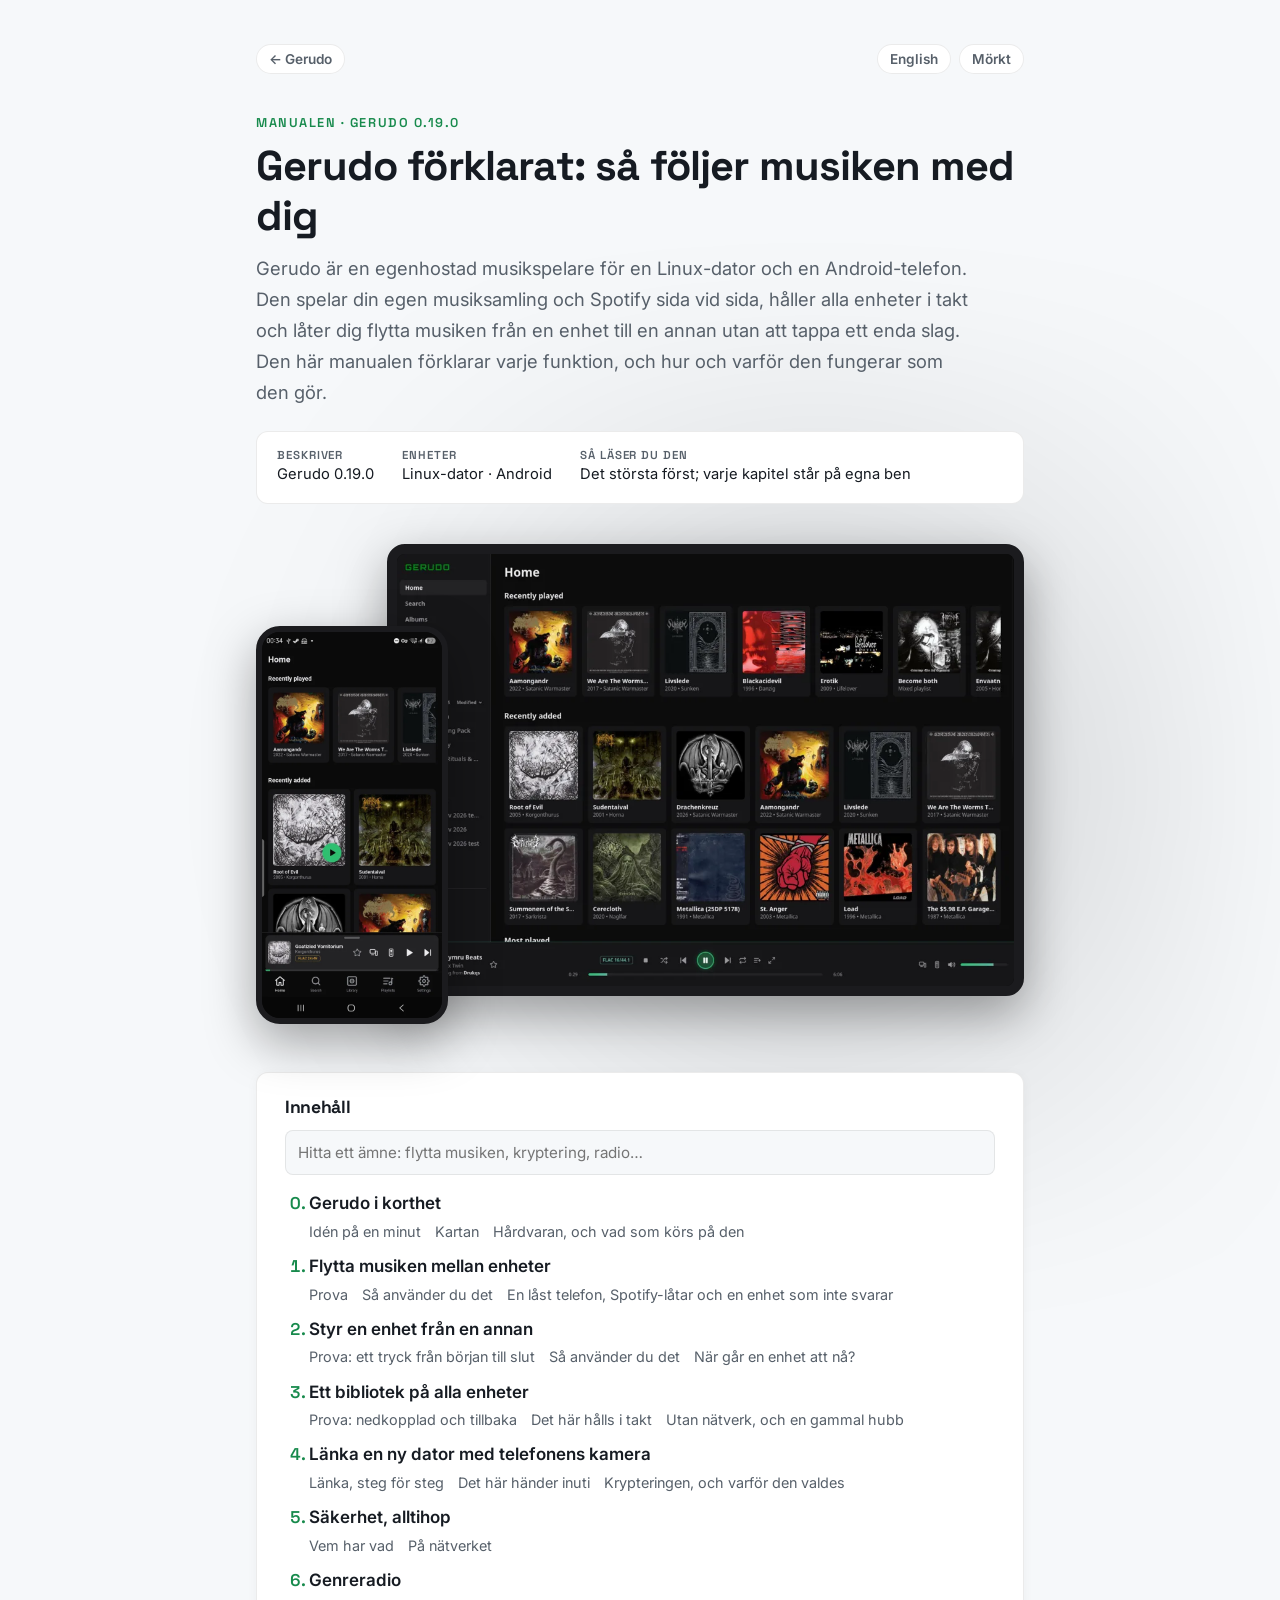
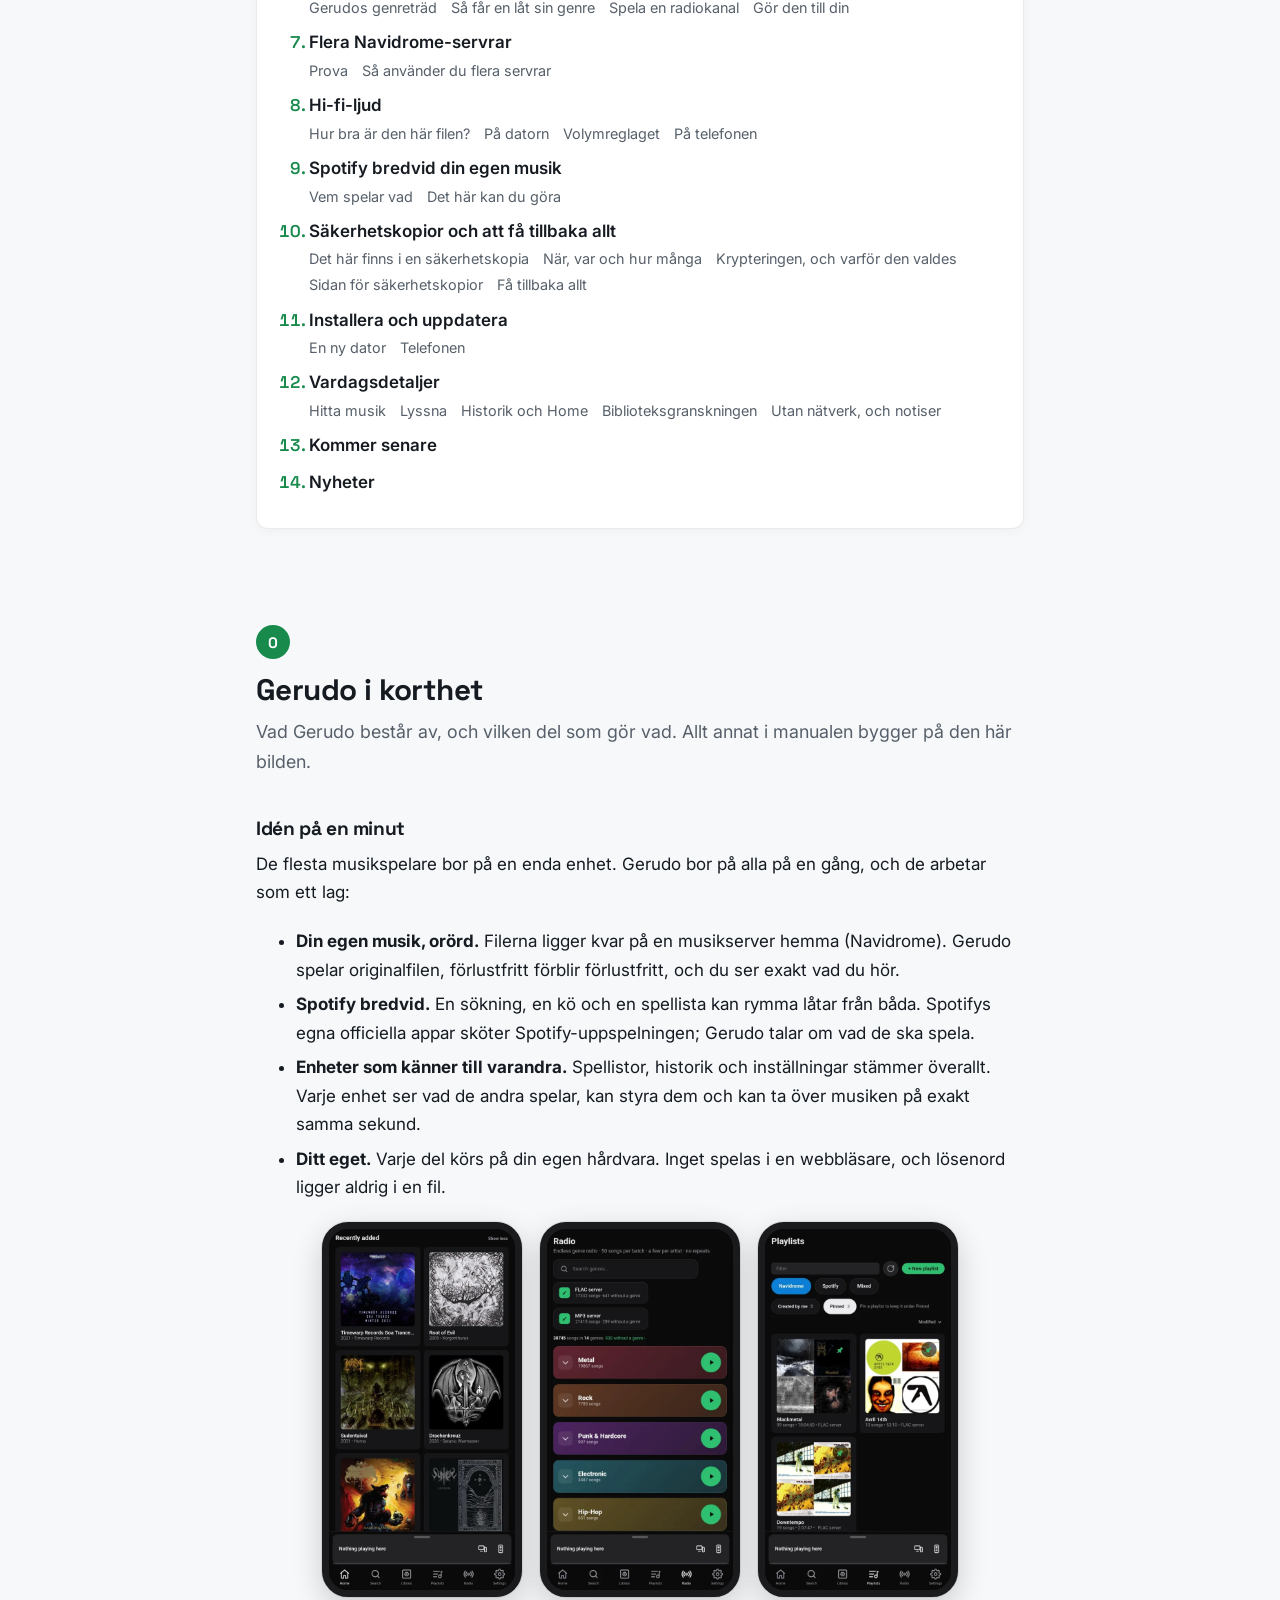
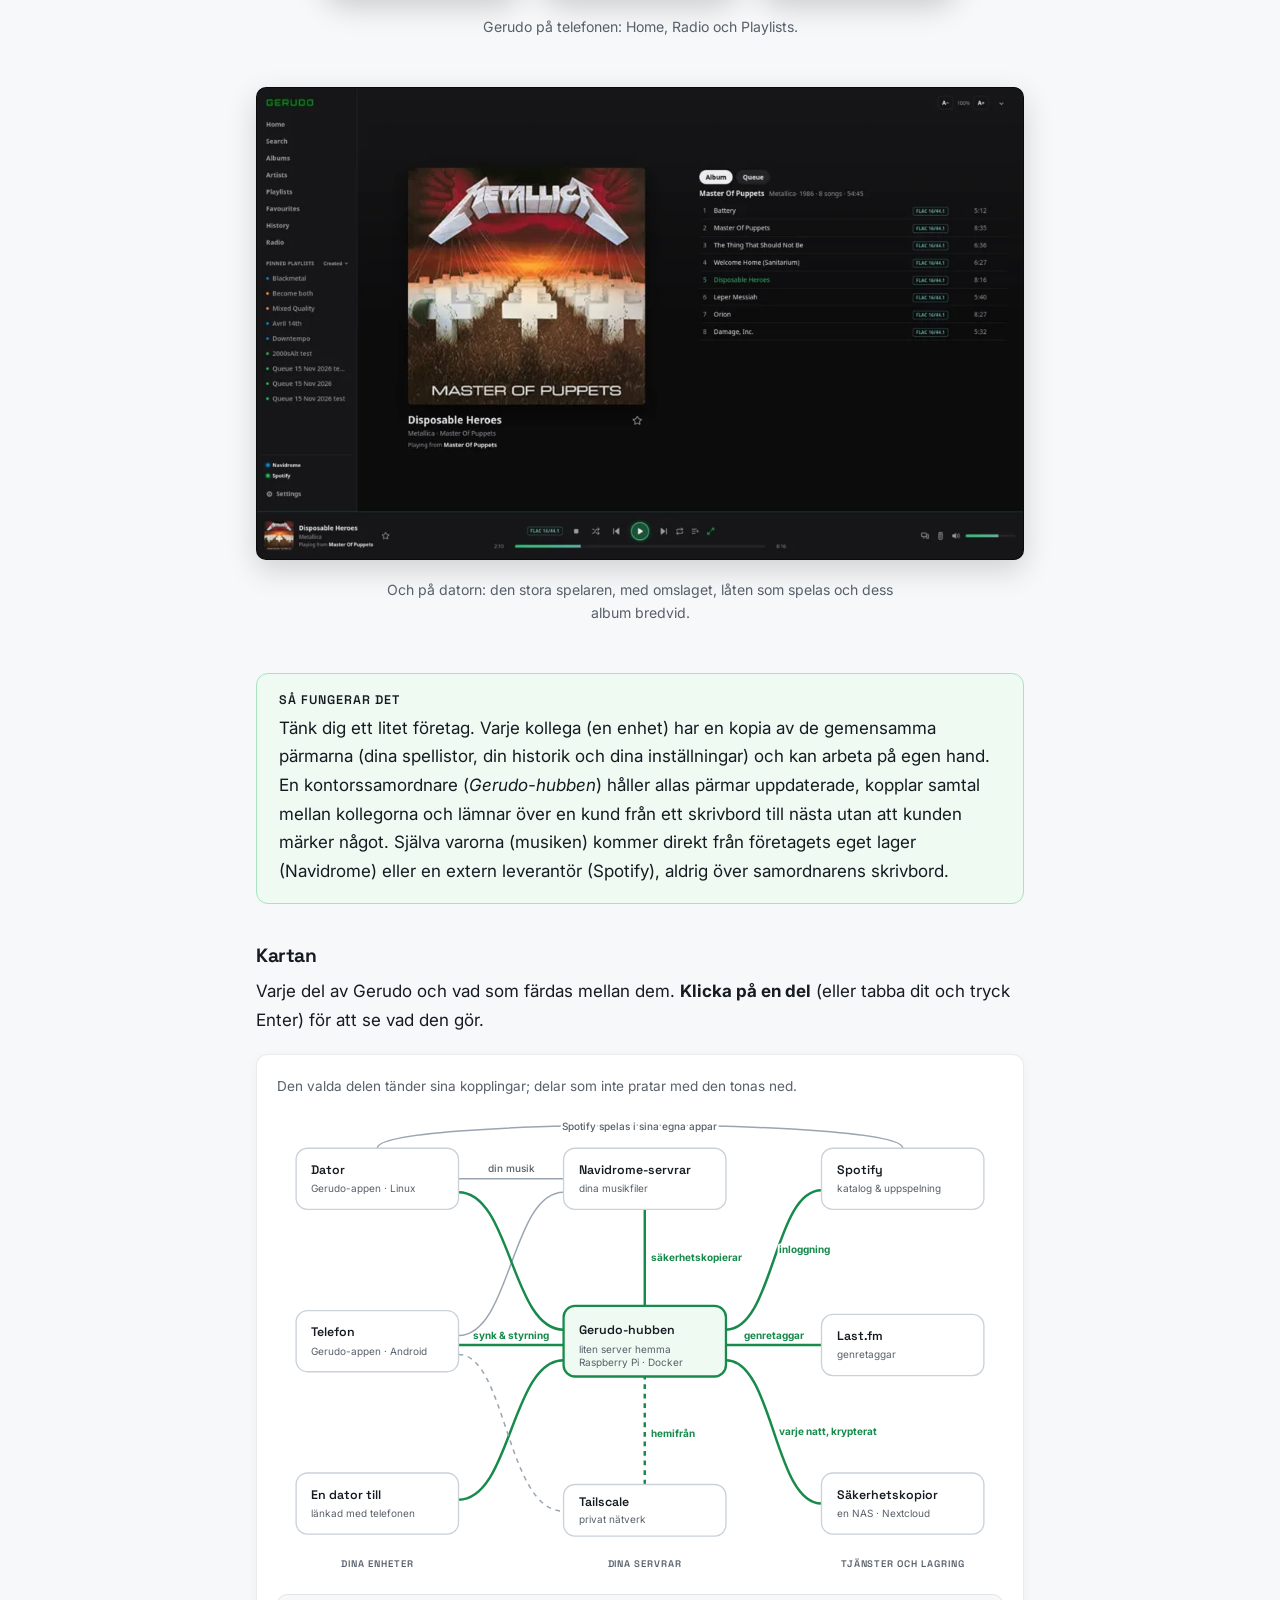
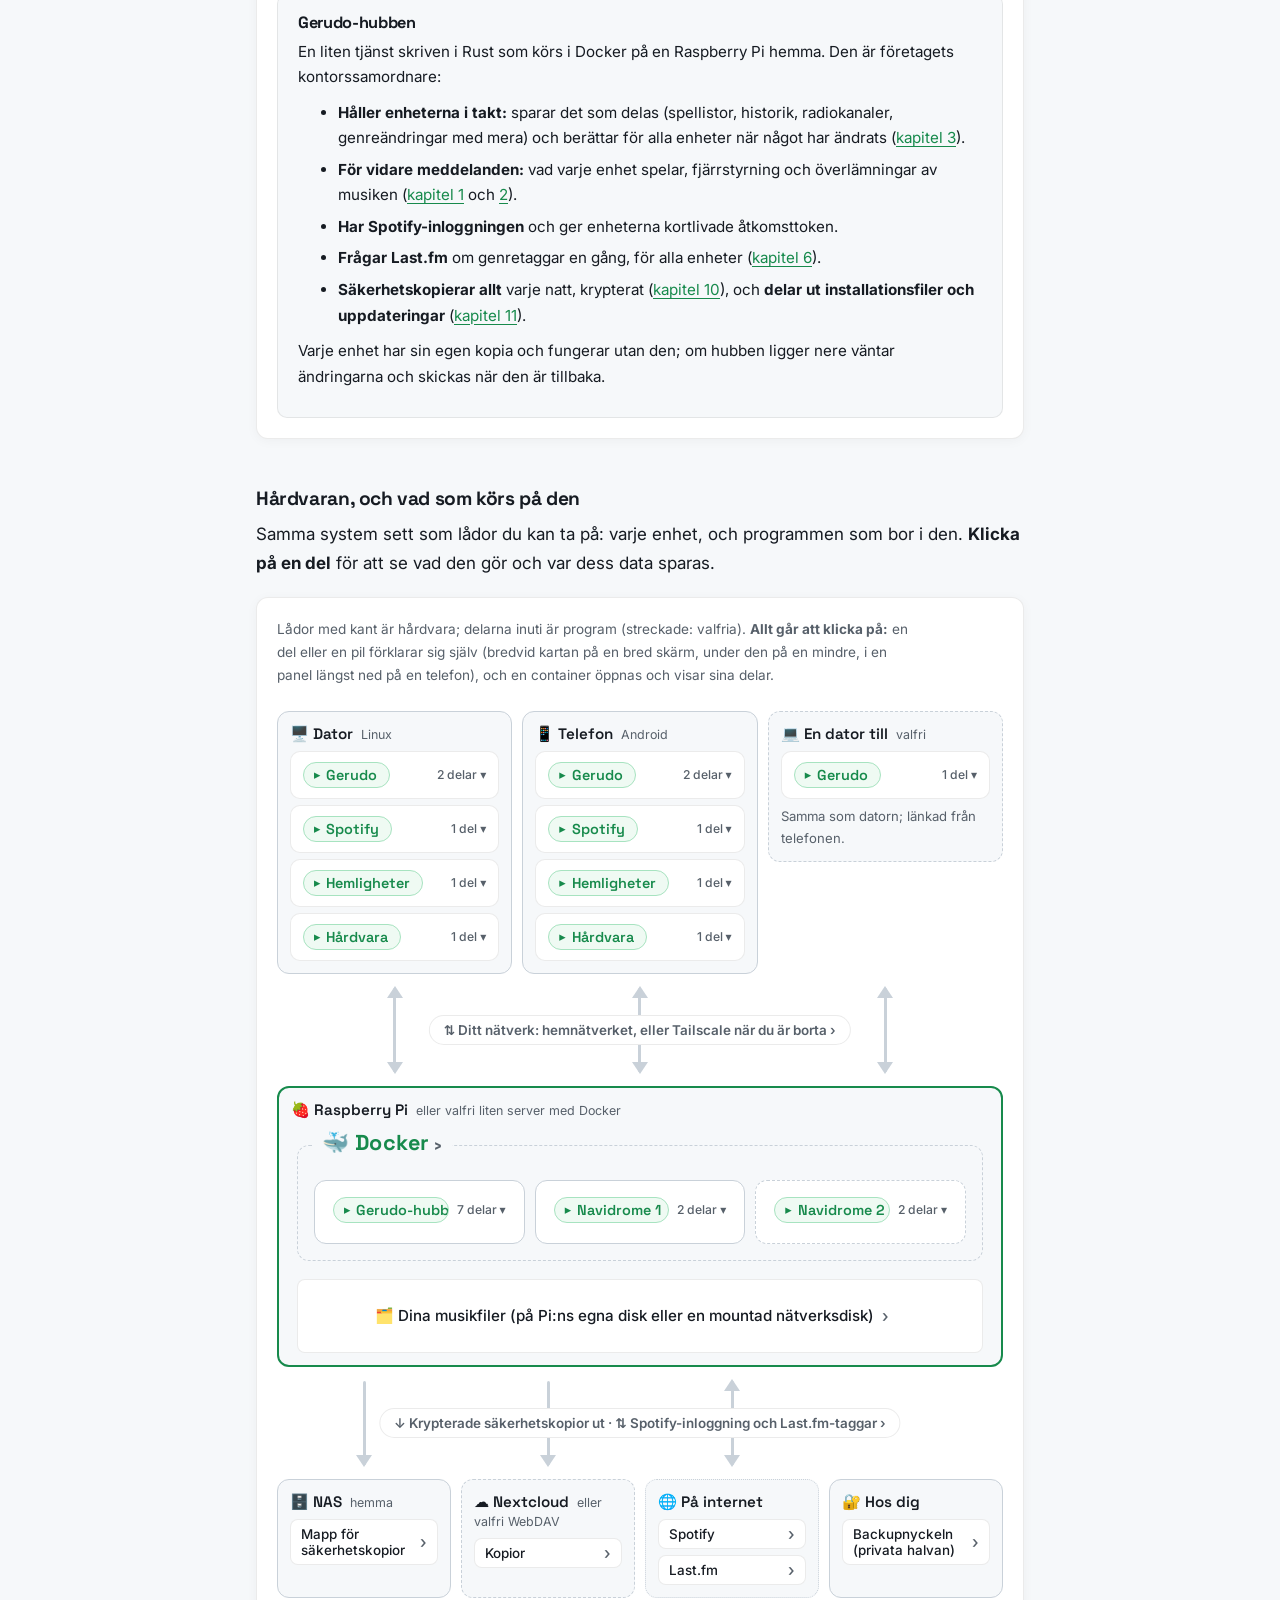
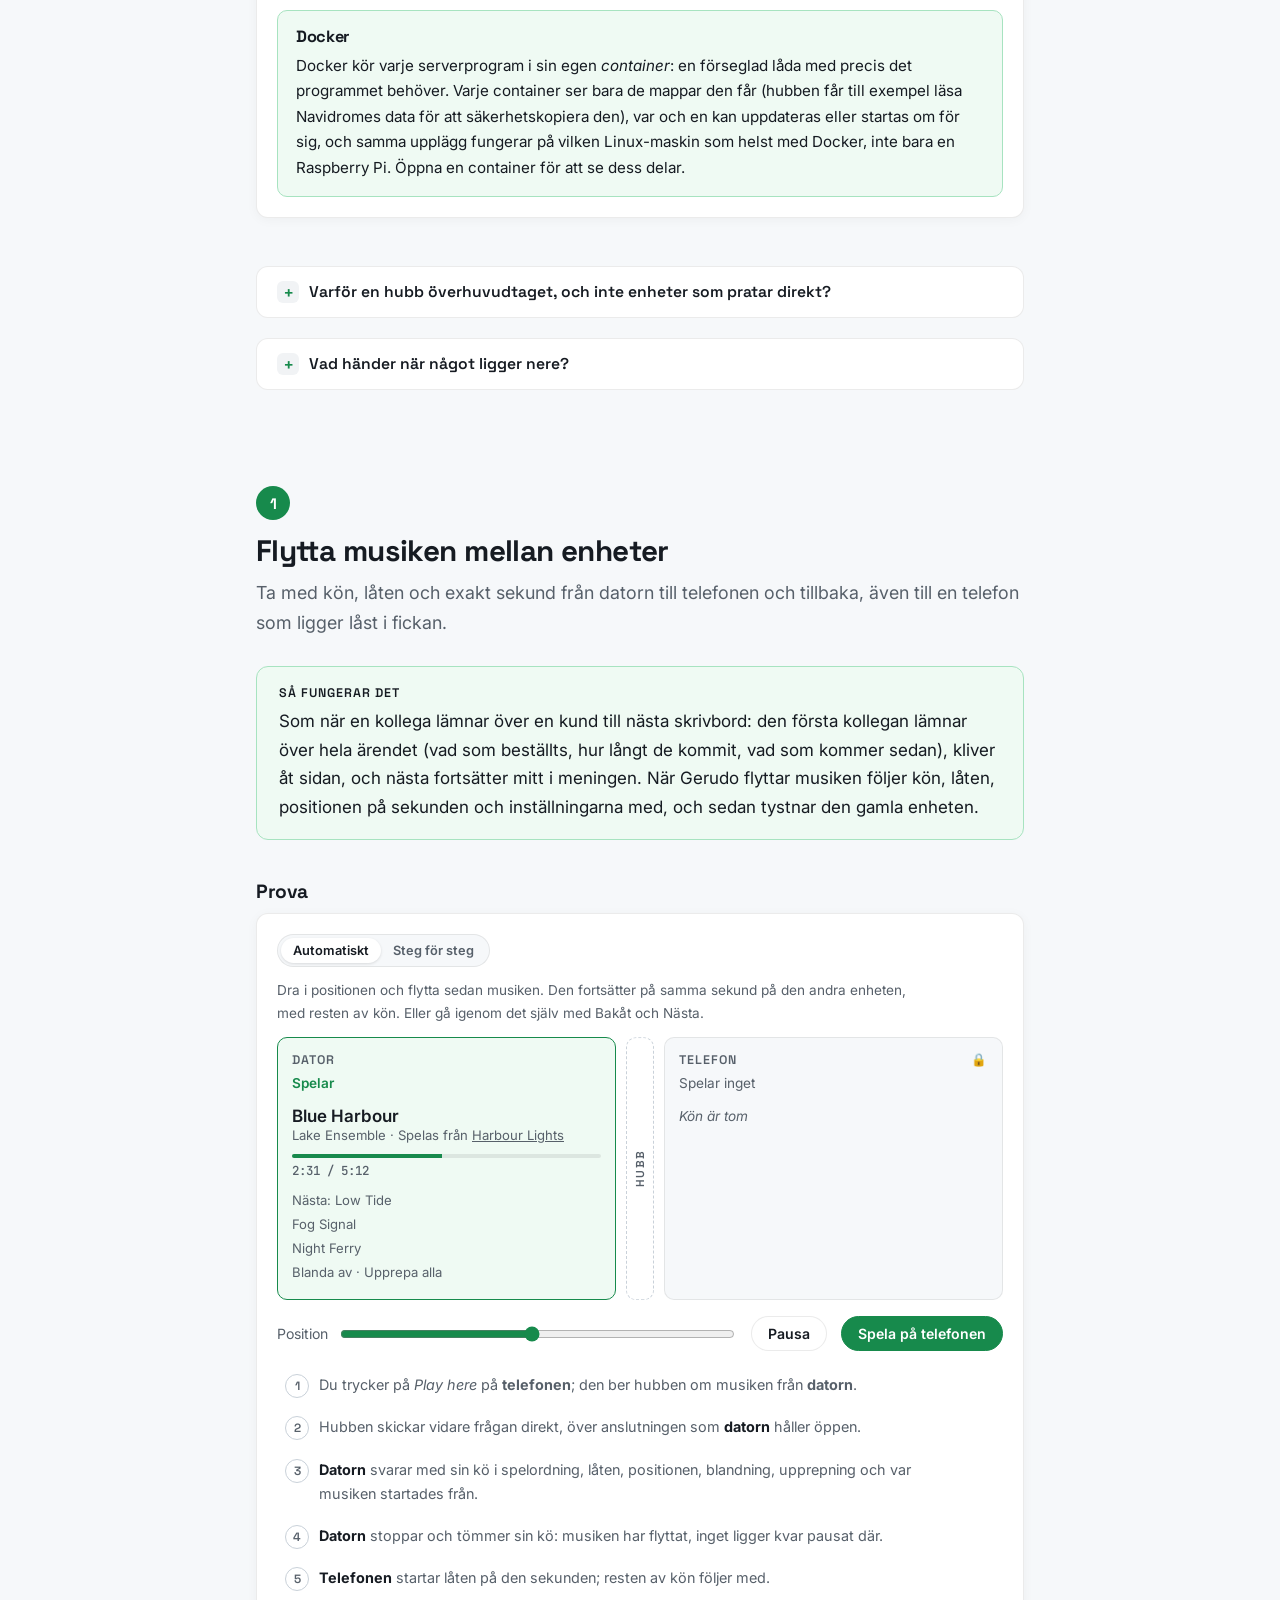
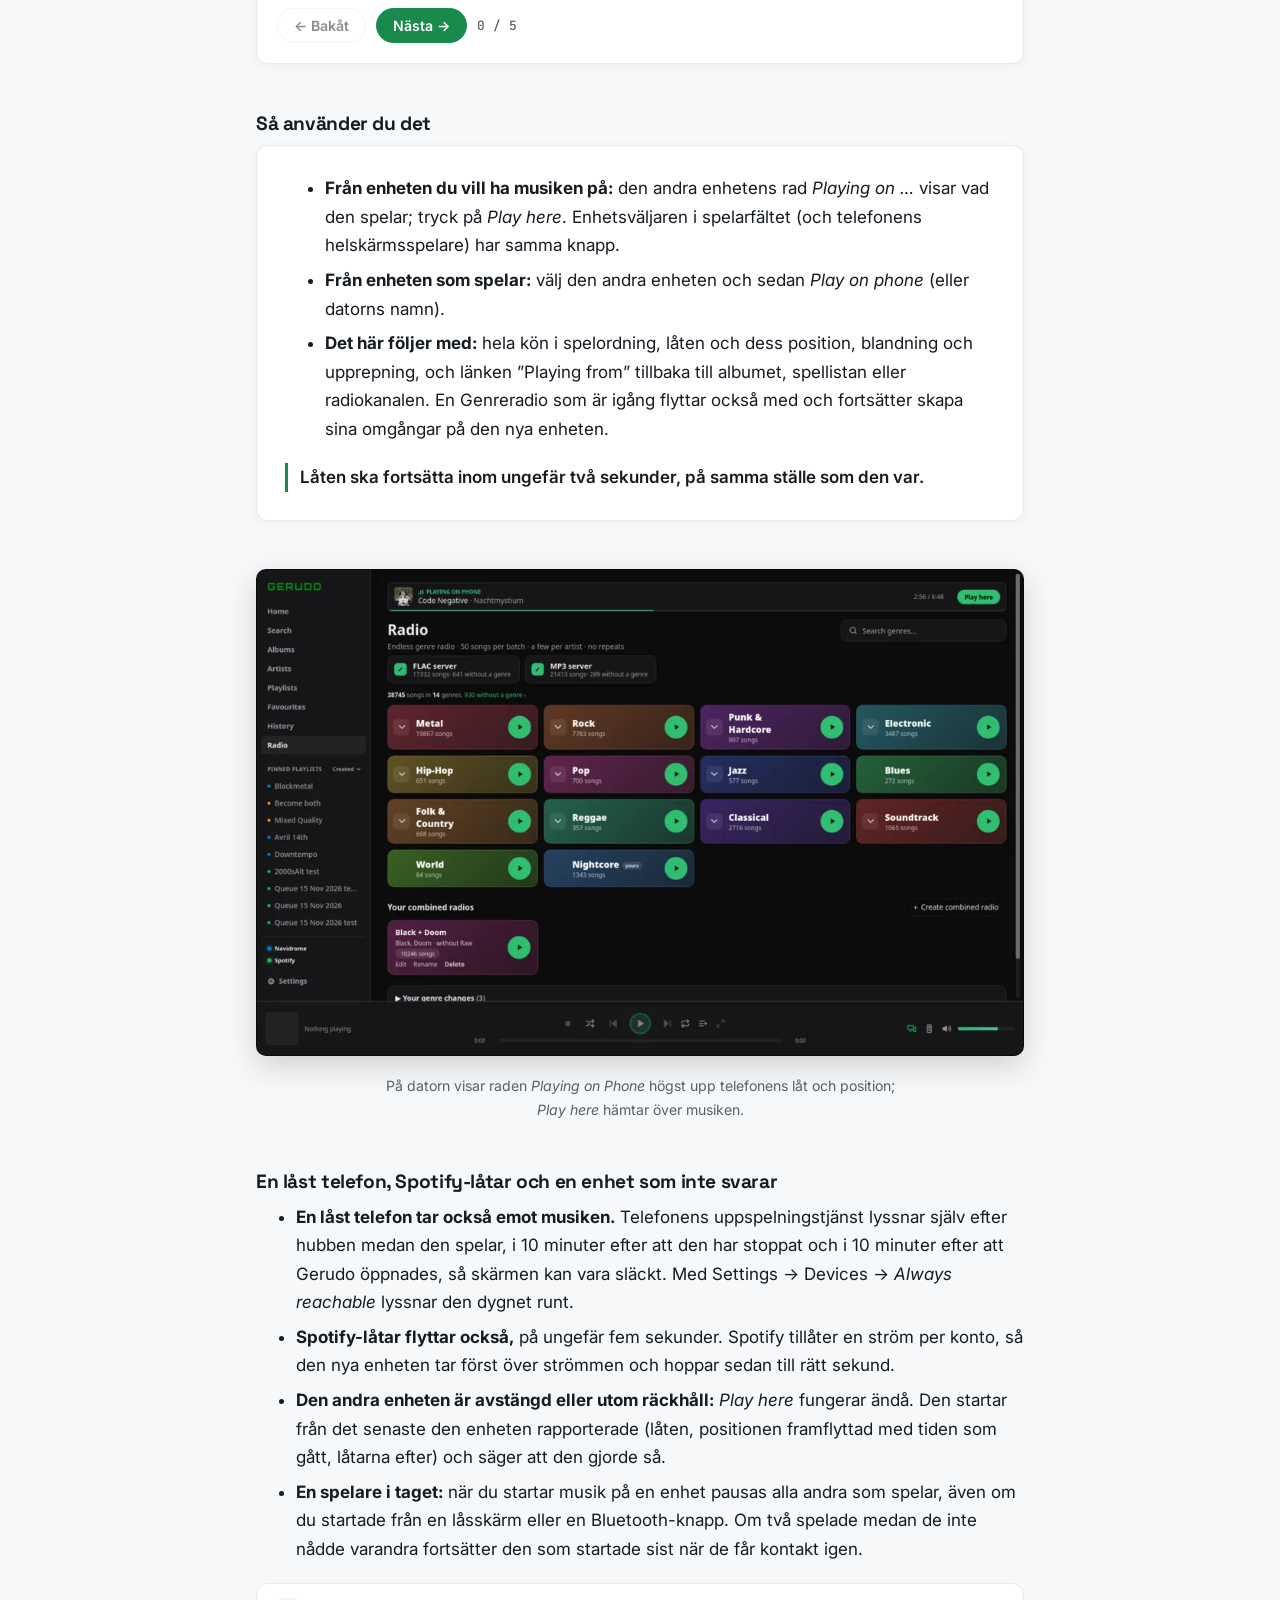
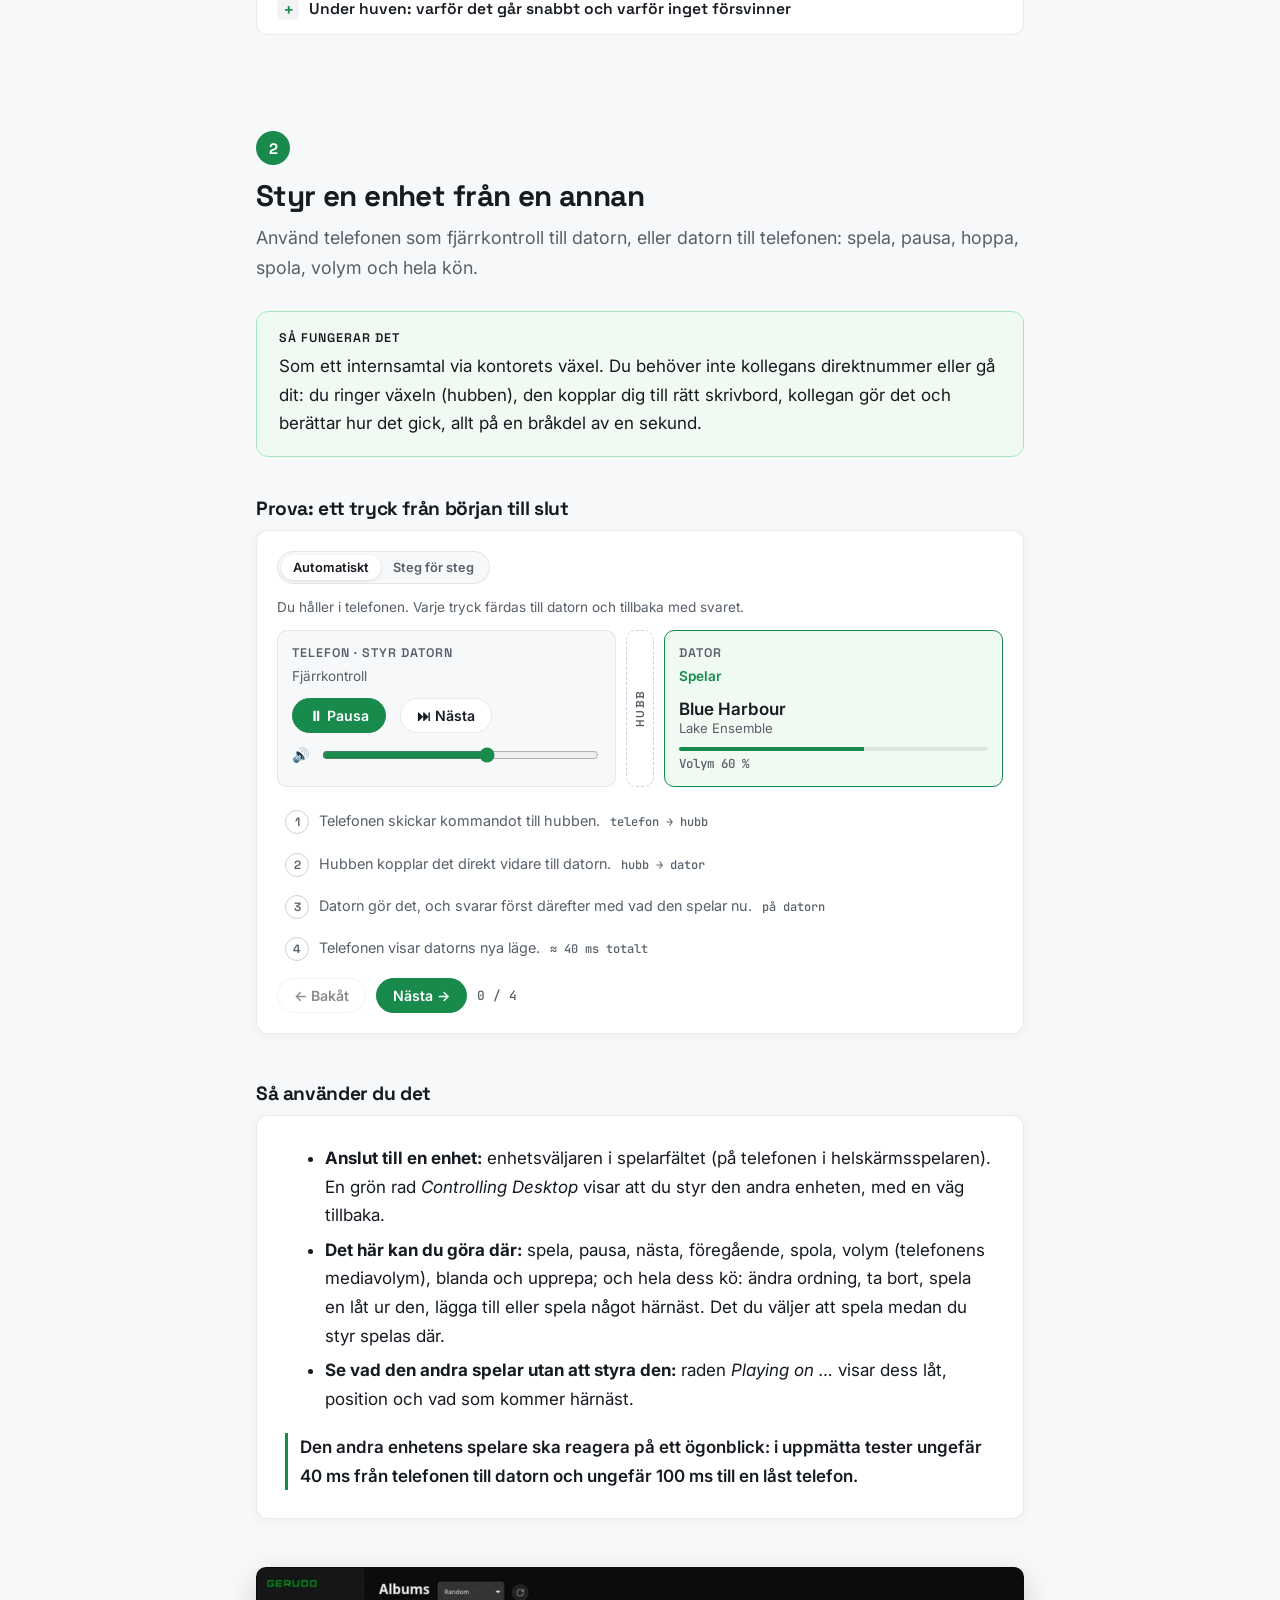
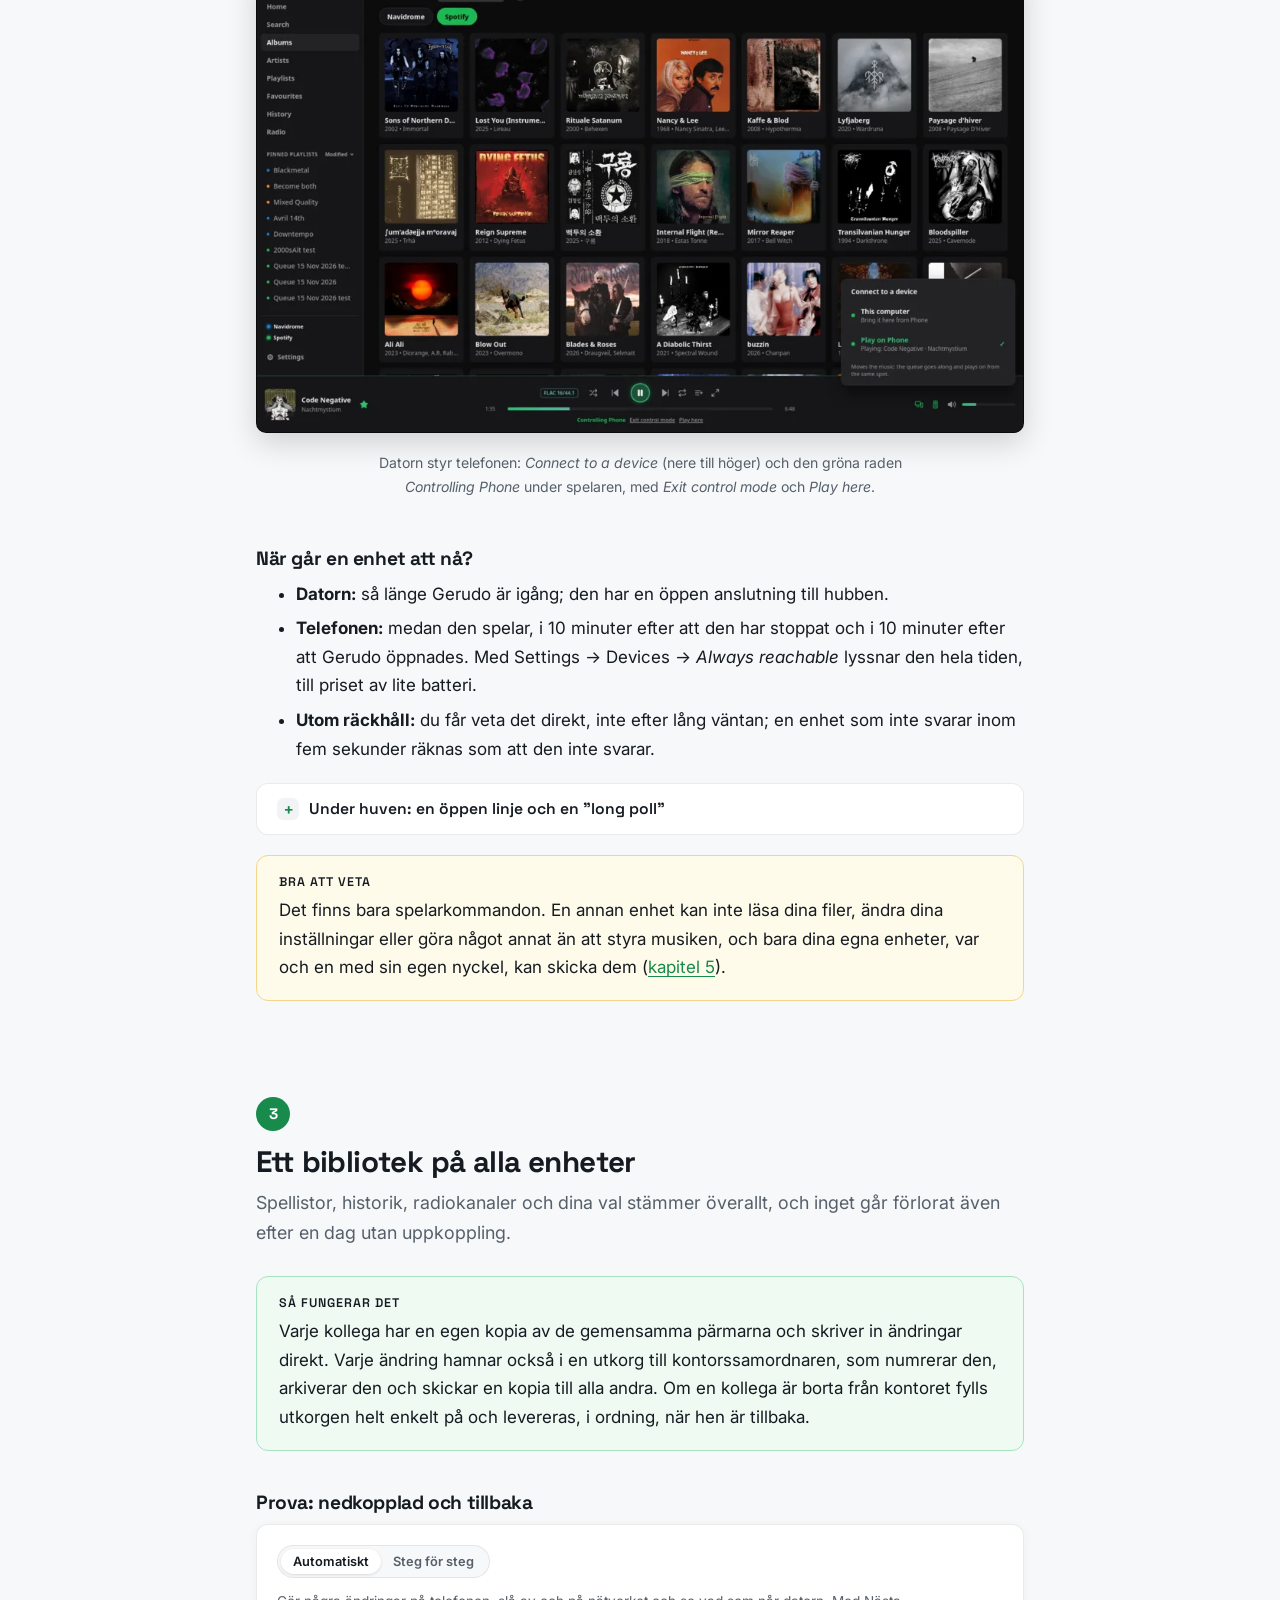
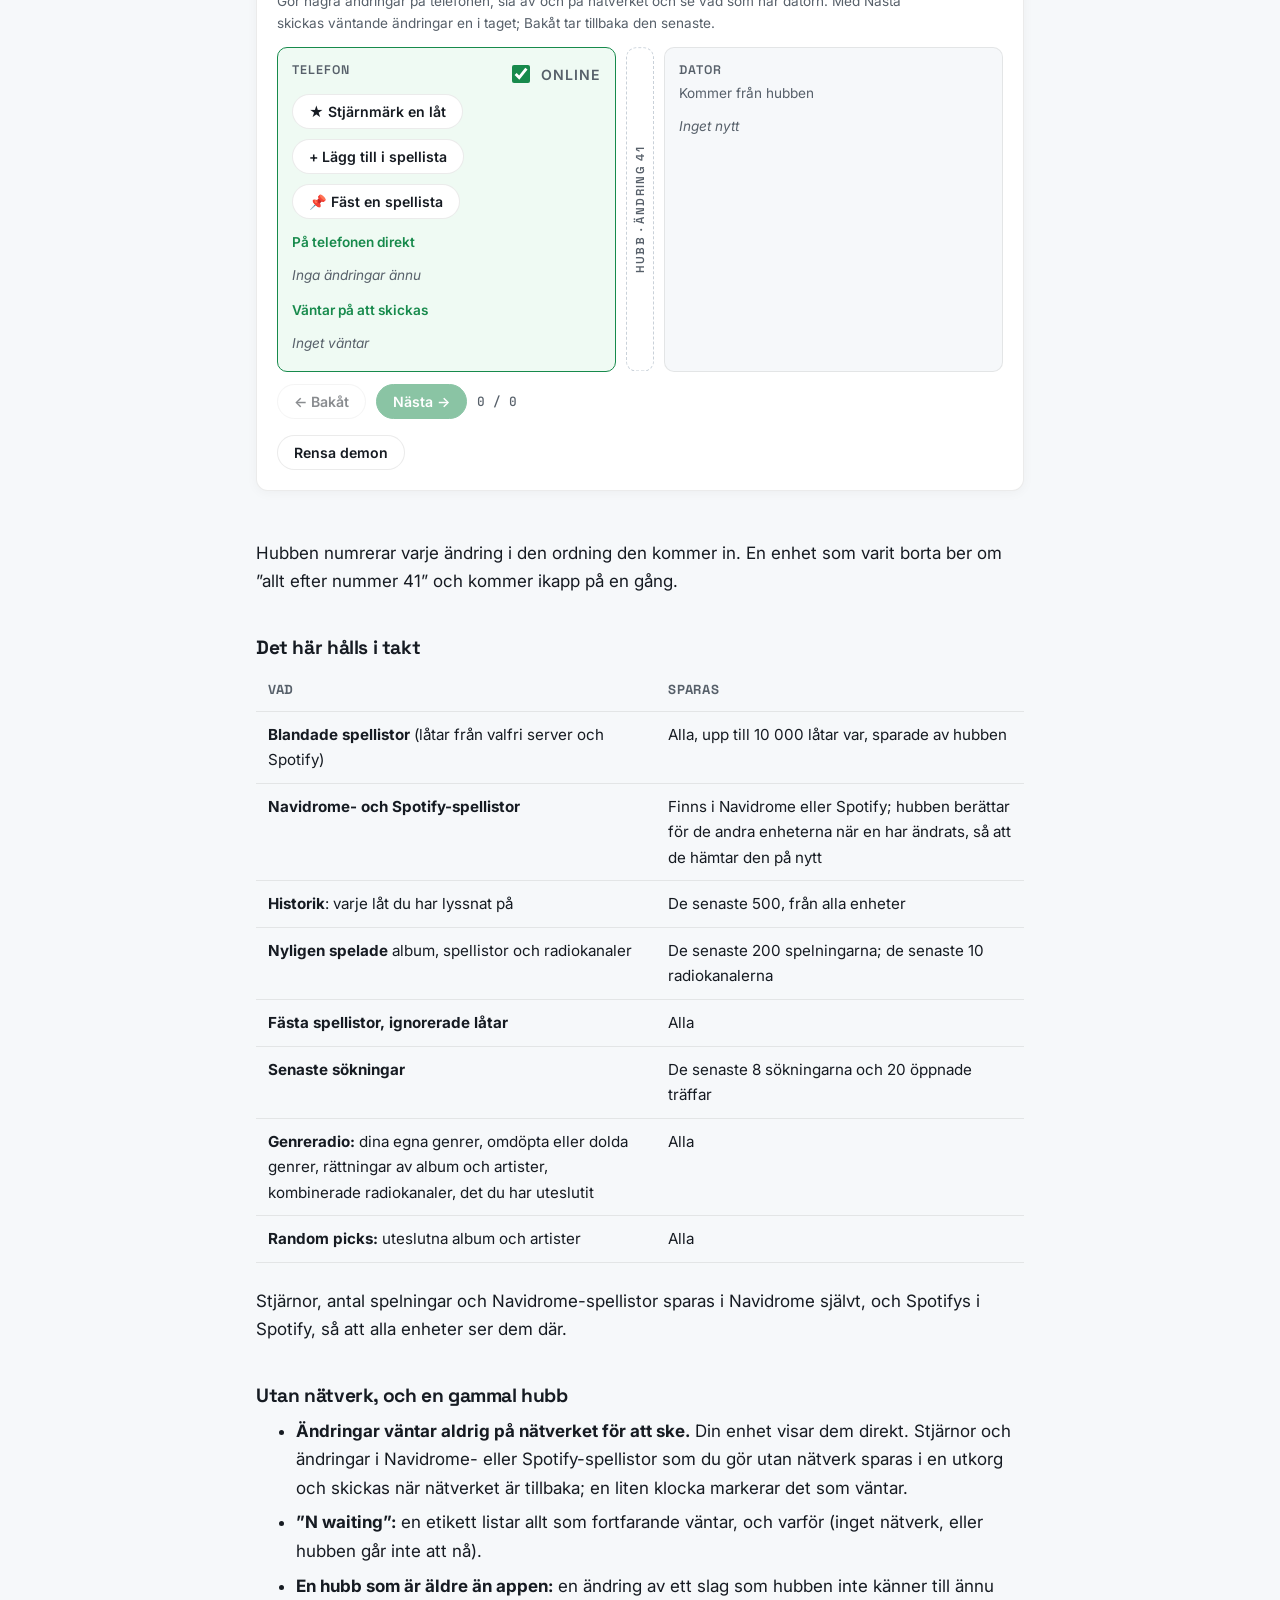
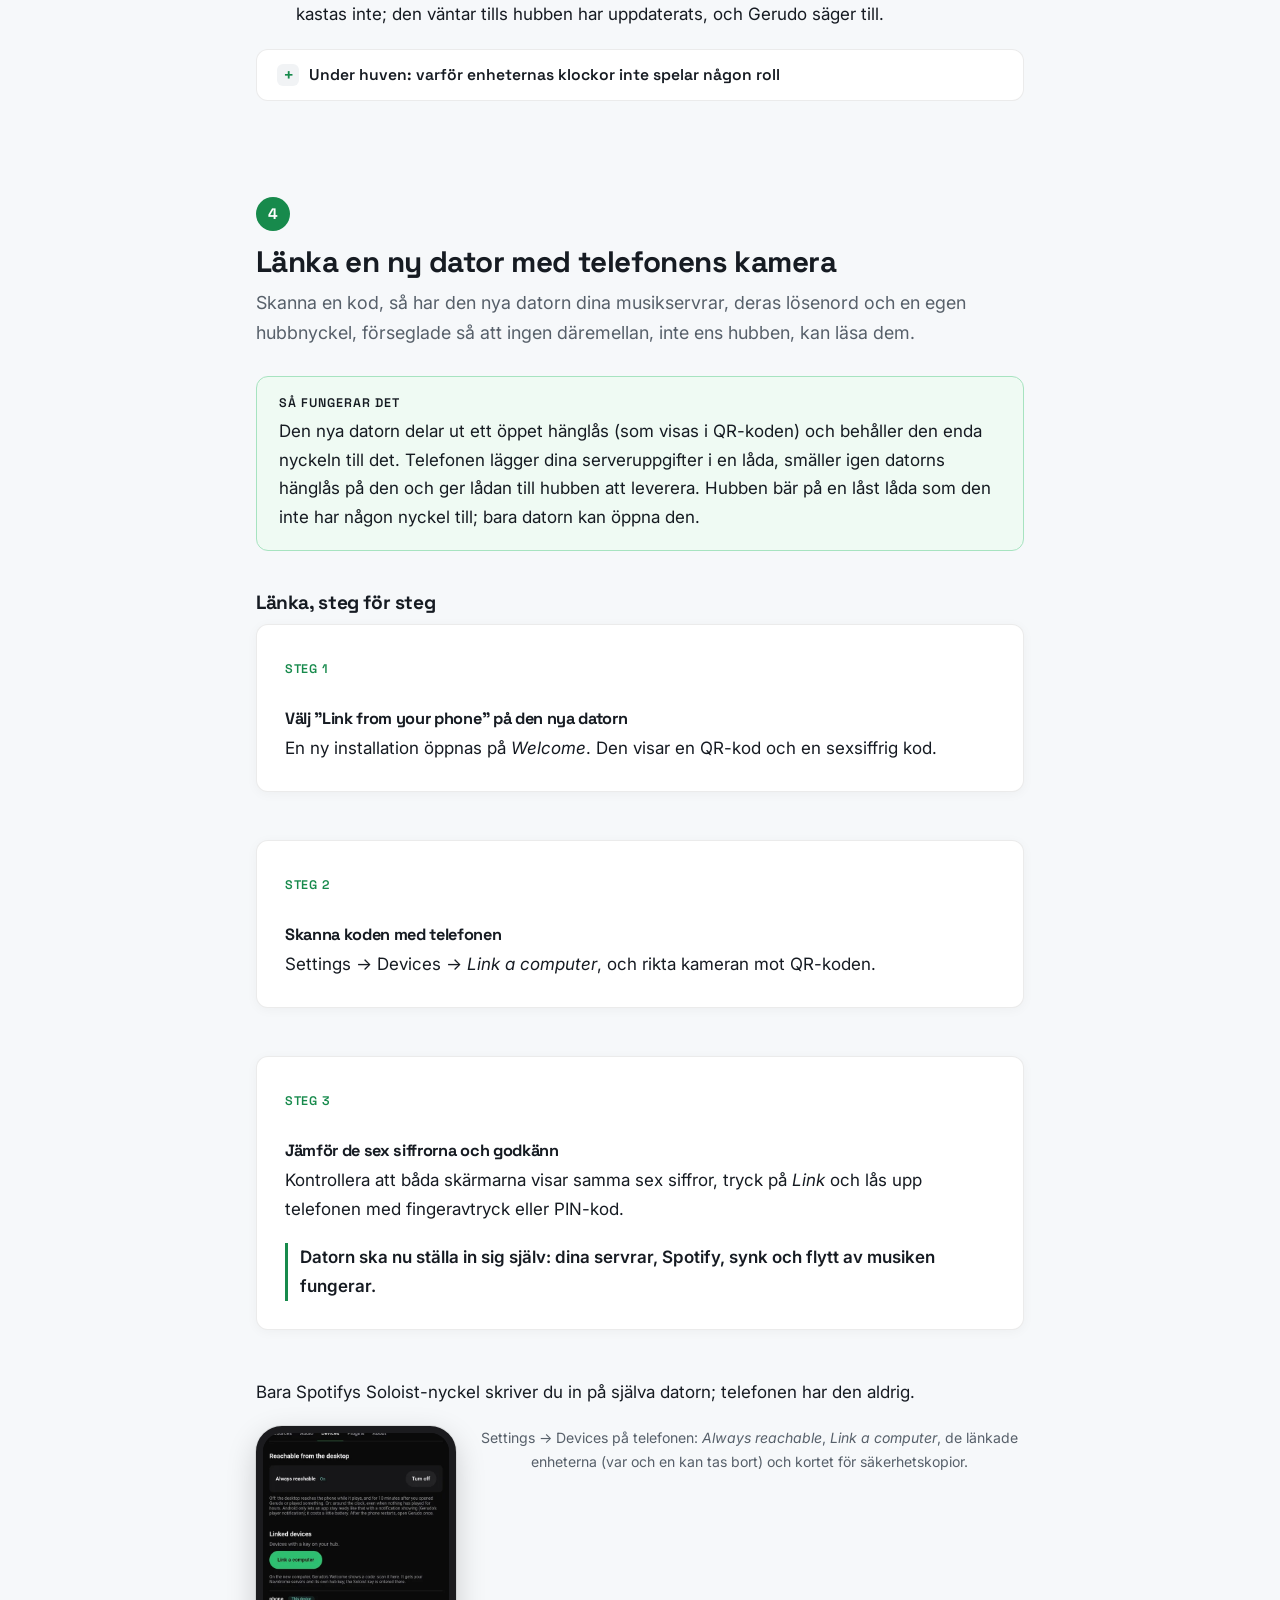
<file: manual/sv/index.html>
<!doctype html>
<html lang="sv">
<head>
<meta charset="utf-8">
<meta name="viewport" content="width=device-width, initial-scale=1, viewport-fit=cover">
<title>Gerudo: manualen</title>
<meta name="description" content="Så fungerar Gerudo: en egenhostad musikspelare för datorn och Android som spelar din egen musik och Spotify, och flyttar musiken mellan dina enheter.">
<link rel="preconnect" href="https://fonts.googleapis.com">
<link rel="preconnect" href="https://fonts.gstatic.com" crossorigin>
<link href="https://fonts.googleapis.com/css2?family=Inter:wght@400;500;600;700&family=JetBrains+Mono:wght@400;500&family=Space+Grotesk:wght@500;600;700&display=swap" rel="stylesheet">
<script>
  // Before the first paint: the saved or the system's theme (no light flash in dark mode).
  try {
    const t = localStorage.getItem("gerudo-manual-theme") || (matchMedia("(prefers-color-scheme: dark)").matches ? "dark" : "light");
    document.documentElement.dataset.theme = t;
  } catch {}
</script>
<script type="application/json" id="strings">{"prev": "Föregående bild", "next": "Nästa bild", "close": "Stäng", "zoomOut": "Zooma ut", "zoomIn": "Zooma in", "fit": "Visa allt"}</script>
<style>
/* The Gerudo manual: the visual-tutorial-creator skill's "Nordic Crisp" theme with Gerudo's green accent,
   Space Grotesk / Inter / JetBrains Mono), one calm reading column, a dark palette that
   follows the system or the toggle. Colour only carries meaning: accent = steps, links and
   active things; tinted boxes = "how it works" (teal) and "watch out" (amber). */

:root {
  --canvas: #f6f8fa;
  --surface: #ffffff;
  --ink: #161b22;
  --muted: #57606a;
  --line: rgba(0, 0, 0, 0.08);
  --accent: #178a4c;
  --accent-ink: #ffffff;
  --concept: #effaf3;
  --concept-line: #a7e3c0;
  --warn: #fffbeb;
  --warn-line: #f5d58a;
  --code-bg: #f1f3f5;
  --shadow: 0 2px 12px rgba(0, 0, 0, 0.04);
  --node: #ffffff;
  --node-line: #c9d1d9;
  --wire: #9aa5b1;
  /* The opening picture's glow (r, g, b): a soft shadow in light mode. */
  --glow: 0, 0, 0;
  --head: "Space Grotesk", "Inter", system-ui, sans-serif;
  --body: "Inter", system-ui, -apple-system, "Segoe UI", sans-serif;
  --mono: "JetBrains Mono", ui-monospace, "SFMono-Regular", Menlo, monospace;
  color-scheme: light;
}
:root[data-theme="dark"] {
  --canvas: #0d1117;
  --surface: #161b22;
  --ink: #e6edf3;
  --muted: #9da7b3;
  --line: rgba(255, 255, 255, 0.09);
  --accent: #2fbf71;
  --accent-ink: #04140b;
  --concept: rgba(47, 191, 113, 0.09);
  --concept-line: rgba(47, 191, 113, 0.38);
  --warn: rgba(245, 180, 60, 0.08);
  --warn-line: rgba(245, 180, 60, 0.4);
  --code-bg: #1f262e;
  --shadow: 0 2px 12px rgba(0, 0, 0, 0.3);
  --node: #1c232c;
  --node-line: #3a4552;
  --wire: #56616e;
  --glow: 18, 105, 60;
  color-scheme: dark;
}

* {
  box-sizing: border-box;
}
html {
  scroll-behavior: smooth;
  scroll-padding-top: 24px;
}
body {
  margin: 0;
  overflow-x: clip;
  background: var(--canvas);
  color: var(--ink);
  font: 400 1.0625rem/1.68 var(--body);
  -webkit-font-smoothing: antialiased;
}
.wrap {
  max-width: 816px;
  margin: 0 auto;
  padding: 48px 24px 96px;
}
a {
  color: var(--accent);
  text-underline-offset: 3px;
}
h1,
h2,
h3,
h4 {
  font-family: var(--head);
  letter-spacing: -0.02em;
  line-height: 1.2;
}
h1 {
  font-size: clamp(1.85rem, 3vw + 0.6rem, 2.6rem);
  margin: 0 0 12px;
}
h2 {
  font-size: clamp(1.45rem, 2vw + 0.6rem, 1.85rem);
  margin: 0 0 8px;
}
h3 {
  font-size: 1.2rem;
  margin: 40px 0 10px;
}
h4 {
  font-size: 1.02rem;
  margin: 24px 0 6px;
}
p,
ul,
ol {
  margin: 0 0 20px;
  max-width: 72ch;
}
li {
  margin-bottom: 6px;
}
li > b:first-child,
li > strong:first-child {
  color: var(--ink);
}
code,
kbd {
  font-family: var(--mono);
  font-size: 0.86em;
  background: var(--code-bg);
  border-radius: 5px;
  padding: 1px 6px;
}
kbd {
  border: 1px solid var(--line);
  border-bottom-width: 2px;
}
table {
  width: 100%;
  border-collapse: collapse;
  font-size: 0.95rem;
  margin: 0 0 24px;
}
th,
td {
  text-align: left;
  vertical-align: top;
  padding: 10px 12px;
  border-bottom: 1px solid var(--line);
}
th {
  font-family: var(--head);
  font-size: 0.82rem;
  text-transform: uppercase;
  letter-spacing: 0.05em;
  color: var(--muted);
}
.table-wrap {
  overflow-x: auto;
  margin: 0 0 24px;
}
.table-wrap table {
  margin: 0;
}

/* ---- the reading-progress bar ---- */
.progress {
  position: fixed;
  top: 0;
  left: 0;
  height: 3px;
  width: 0;
  background: var(--accent);
  z-index: 50;
  transition: width 0.1s linear;
}

/* ---- top bar: language and theme ---- */
.topbar {
  display: flex;
  justify-content: flex-end;
  gap: 8px;
  margin-bottom: 32px;
}
.chip {
  display: inline-flex;
  align-items: center;
  gap: 6px;
  font: 600 0.85rem var(--body);
  color: var(--muted);
  background: var(--surface);
  border: 1px solid var(--line);
  border-radius: 999px;
  padding: 6px 12px;
  text-decoration: none;
  cursor: pointer;
}
.chip:hover {
  color: var(--ink);
}

/* ---- the outcome header ---- */
.kicker {
  font: 600 0.8rem var(--head);
  text-transform: uppercase;
  letter-spacing: 0.12em;
  color: var(--accent);
  margin-bottom: 10px;
}
.lede {
  font-size: 1.15rem;
  color: var(--muted);
  max-width: 60ch;
}
.meta {
  display: flex;
  flex-wrap: wrap;
  gap: 10px 28px;
  margin: 24px 0 0;
  padding: 16px 20px;
  background: var(--surface);
  border: 1px solid var(--line);
  border-radius: 12px;
  font-size: 0.92rem;
}
.meta div {
  display: flex;
  flex-direction: column;
}
.meta span {
  font: 600 0.72rem var(--head);
  text-transform: uppercase;
  letter-spacing: 0.08em;
  color: var(--muted);
}

/* ---- contents ---- */
.toc {
  margin: 48px 0 0;
  padding: 24px 28px;
  background: var(--surface);
  border: 1px solid var(--line);
  border-radius: 12px;
  box-shadow: var(--shadow);
}
.toc h2 {
  font-size: 1.1rem;
  margin-bottom: 12px;
}
.toc input {
  width: 100%;
  font: inherit;
  font-size: 0.95rem;
  color: var(--ink);
  background: var(--canvas);
  border: 1px solid var(--line);
  border-radius: 8px;
  padding: 9px 12px;
  margin-bottom: 14px;
}
.toc-list {
  margin: 0;
  padding-left: 1.4em;
  max-width: none;
}
.toc-list > li {
  margin-bottom: 8px;
  font-weight: 600;
}
.toc-list > li::marker {
  color: var(--accent);
  font-family: var(--head);
}
.toc-list ol {
  list-style: none;
  padding: 2px 0 0;
  margin: 0;
  display: flex;
  flex-wrap: wrap;
  gap: 2px 14px;
  font-weight: 400;
  font-size: 0.9rem;
}
.toc-list ol li {
  margin: 0;
}
.toc-list a {
  color: inherit;
  text-decoration: none;
}
.toc-list ol a {
  color: var(--muted);
}
.toc-list a:hover {
  color: var(--accent);
  text-decoration: underline;
}
.toc .none {
  color: var(--muted);
  font-size: 0.9rem;
}
.toc mark {
  background: var(--concept);
  color: inherit;
  border-radius: 3px;
}

/* ---- chapters ---- */
.chapter {
  margin-top: 96px;
}
.chapter-num {
  display: inline-flex;
  align-items: center;
  justify-content: center;
  min-width: 34px;
  height: 34px;
  padding: 0 10px;
  border-radius: 999px;
  background: var(--accent);
  color: var(--accent-ink);
  font: 700 0.95rem var(--head);
  margin-bottom: 14px;
}
.outcome {
  font-size: 1.12rem;
  color: var(--muted);
  margin-bottom: 28px;
}
.soon {
  display: inline-block;
  font-size: 0.85rem;
  color: var(--muted);
  border: 1px dashed var(--node-line);
  border-radius: 8px;
  padding: 8px 12px;
}

/* ---- cards ---- */
.card {
  background: var(--surface);
  border: 1px solid var(--line);
  border-radius: 12px;
  box-shadow: var(--shadow);
  padding: 28px;
  margin: 0 0 48px;
}
.card > :last-child {
  margin-bottom: 0;
}
.card h3:first-child,
.card h4:first-child {
  margin-top: 0;
}
.step {
  display: inline-flex;
  align-items: center;
  gap: 8px;
  font: 600 0.78rem var(--head);
  text-transform: uppercase;
  letter-spacing: 0.06em;
  color: var(--accent);
  margin-bottom: 8px;
}
.check {
  font-weight: 600;
  border-left: 3px solid var(--accent);
  padding-left: 12px;
}

/* ---- callouts ---- */
.concept,
.watch {
  border-radius: 12px;
  padding: 18px 22px;
  margin: 0 0 28px;
  border: 1px solid;
}
.concept {
  background: var(--concept);
  border-color: var(--concept-line);
}
.watch {
  background: var(--warn);
  border-color: var(--warn-line);
}
.concept > b:first-child,
.watch > b:first-child {
  display: block;
  font: 600 0.78rem var(--head);
  text-transform: uppercase;
  letter-spacing: 0.08em;
  margin-bottom: 6px;
}
.concept > :last-child,
.watch > :last-child {
  margin-bottom: 0;
}

/* ---- deep dives ---- */
details {
  background: var(--surface);
  border: 1px solid var(--line);
  border-radius: 12px;
  margin: 0 0 20px;
}
summary {
  cursor: pointer;
  padding: 14px 20px;
  font: 600 0.98rem var(--head);
  list-style: none;
  display: flex;
  align-items: center;
  gap: 10px;
}
summary::-webkit-details-marker {
  display: none;
}
summary::before {
  content: "+";
  display: inline-grid;
  place-items: center;
  width: 22px;
  height: 22px;
  border-radius: 6px;
  background: var(--code-bg);
  color: var(--accent);
  font-family: var(--mono);
  flex-shrink: 0;
}
details[open] summary::before {
  content: "−";
}
details > :not(summary) {
  margin-left: 20px;
  margin-right: 20px;
}
details > :last-child {
  margin-bottom: 18px;
}

/* ---- figures and widgets ---- */
figure {
  margin: 0 0 48px;
}
figcaption {
  font-size: 0.88rem;
  color: var(--muted);
  margin-top: 10px;
}
.widget {
  background: var(--surface);
  border: 1px solid var(--line);
  border-radius: 12px;
  box-shadow: var(--shadow);
  padding: 20px;
}
.widget-hint {
  font-size: 0.85rem;
  color: var(--muted);
  margin: 0 0 12px;
}

/* the map */
.map svg {
  display: block;
  width: 100%;
  height: auto;
}
.map .wire {
  stroke: var(--wire);
  stroke-width: 1.6;
  fill: none;
}
.map .wire.dash {
  stroke-dasharray: 5 5;
}
.map .wire.on {
  stroke: var(--accent);
  stroke-width: 2.6;
}
.map .wire-label {
  font: 500 10.5px var(--body);
  fill: var(--muted);
  paint-order: stroke;
  stroke: var(--surface);
  stroke-width: 4px;
}
.map .wire-label.on {
  fill: var(--accent);
  font-weight: 700;
}
.map .zone {
  fill: none;
  stroke: var(--node-line);
  stroke-dasharray: 3 5;
  stroke-width: 1.2;
}
.map .zone-label {
  font: 600 10px var(--head);
  letter-spacing: 0.1em;
  text-transform: uppercase;
  fill: var(--muted);
}
.map .node {
  cursor: pointer;
  outline: none;
}
.map .node rect {
  fill: var(--node);
  stroke: var(--node-line);
  stroke-width: 1.4;
  transition: stroke 0.15s, fill 0.15s;
}
.map .node text {
  font: 600 13px var(--head);
  fill: var(--ink);
  pointer-events: none;
}
.map .node .sub {
  font: 400 10.5px var(--body);
  fill: var(--muted);
}
.map .node .icon {
  font-size: 18px;
}
.map .node:hover rect,
.map .node:focus-visible rect {
  stroke: var(--accent);
}
.map .node.on rect {
  stroke: var(--accent);
  stroke-width: 2.4;
  fill: var(--concept);
}
.map .node.dim {
  opacity: 0.45;
}
.map-detail {
  margin-top: 16px;
  padding: 18px 20px;
  border-radius: 10px;
  background: var(--canvas);
  border: 1px solid var(--line);
  min-height: 120px;
}
.map-detail h4 {
  margin: 0 0 6px;
}
.map-detail p,
.map-detail ul {
  font-size: 0.95rem;
  margin-bottom: 10px;
}
.map-detail .flows {
  display: flex;
  flex-wrap: wrap;
  gap: 6px;
  margin: 0;
  padding: 0;
  list-style: none;
}
.map-detail .flows li {
  margin: 0;
  font-size: 0.82rem;
  padding: 3px 10px;
  border-radius: 999px;
  background: var(--surface);
  border: 1px solid var(--line);
}
.map-detail .more {
  font-size: 0.9rem;
}

/* ---- the floating contents button ---- */
.to-top {
  position: fixed;
  /* Just beside the text column on a wide window; near the edge on a narrow one. */
  right: max(24px, calc((100vw - 816px) / 2 - 160px));
  bottom: calc(32px + env(safe-area-inset-bottom));
  z-index: 40;
  font: 600 0.98rem var(--body);
  color: var(--accent-ink);
  background: var(--accent);
  border: none;
  border-radius: 999px;
  padding: 13px 22px;
  box-shadow: 0 8px 24px rgba(0, 0, 0, 0.22);
  cursor: pointer;
  opacity: 0;
  pointer-events: none;
  transform: translateY(8px);
  transition: opacity 0.2s, transform 0.2s;
}
.to-top.shown {
  opacity: 1;
  pointer-events: auto;
  transform: none;
}

.footer {
  margin-top: 96px;
  padding-top: 24px;
  border-top: 1px solid var(--line);
  font-size: 0.88rem;
  color: var(--muted);
}

@media (max-width: 560px) {
  .wrap {
    padding: 28px 16px 80px;
  }
  .card {
    padding: 22px 18px;
  }
  .toc {
    padding: 20px 18px;
  }
  .chapter {
    margin-top: 72px;
  }
}

@media print {
  .progress,
  .topbar,
  .to-top,
  .toc input {
    display: none !important;
  }
  body {
    background: #fff;
    color: #000;
    font-size: 11pt;
  }
  .wrap {
    max-width: none;
    padding: 0;
  }
  .card,
  .widget,
  details,
  .toc {
    box-shadow: none;
    break-inside: avoid;
  }
  details > * {
    display: block !important;
  }
  .chapter {
    break-before: page;
    margin-top: 0;
  }
  a {
    color: inherit;
  }
}

/* ---- shared widget parts: two devices side by side, buttons, steps ---- */
.devs {
  display: grid;
  grid-template-columns: 1fr 1fr;
  gap: 12px;
}
.dev {
  border: 1px solid var(--line);
  border-radius: 10px;
  background: var(--canvas);
  padding: 14px;
  min-width: 0;
  transition: border-color 0.2s, background 0.2s;
}
.dev.live {
  border-color: var(--accent);
  background: var(--concept);
}
.dev-name {
  font: 600 0.78rem var(--head);
  text-transform: uppercase;
  letter-spacing: 0.08em;
  color: var(--muted);
  display: flex;
  justify-content: space-between;
  gap: 8px;
}
.dev-state {
  font-size: 0.85rem;
  color: var(--muted);
  margin: 4px 0 10px;
  min-height: 1.4em;
}
.dev.live .dev-state {
  color: var(--accent);
  font-weight: 600;
}
.dev-song {
  font-weight: 600;
  line-height: 1.3;
  overflow-wrap: anywhere;
}
.dev-song small {
  display: block;
  font-weight: 400;
  color: var(--muted);
  font-size: 0.82rem;
}
.bar {
  height: 4px;
  border-radius: 2px;
  background: var(--line);
  margin: 10px 0 4px;
  overflow: hidden;
}
.bar > div {
  height: 100%;
  width: 0;
  background: var(--accent);
}
.dev-time {
  font: 500 0.78rem var(--mono);
  color: var(--muted);
}
.dev-list {
  list-style: none;
  margin: 10px 0 0;
  padding: 0;
  font-size: 0.82rem;
  color: var(--muted);
}
.dev-list li {
  margin: 2px 0;
  overflow: hidden;
  text-overflow: ellipsis;
  white-space: nowrap;
}
.dev-list .new {
  color: var(--accent);
  font-weight: 600;
}
.dev .empty {
  font-size: 0.85rem;
  color: var(--muted);
  font-style: italic;
}
.controls {
  display: flex;
  flex-wrap: wrap;
  align-items: center;
  gap: 10px 14px;
  margin: 16px 0 0;
}
.controls label {
  display: flex;
  align-items: center;
  gap: 10px;
  font-size: 0.88rem;
  color: var(--muted);
  flex: 1 1 220px;
}
input[type="range"] {
  flex: 1;
  accent-color: var(--accent);
  min-width: 0;
}
.btn {
  font: 600 0.88rem var(--body);
  color: var(--accent-ink);
  background: var(--accent);
  border: 1px solid var(--accent);
  border-radius: 999px;
  padding: 8px 16px;
  cursor: pointer;
}
.btn.ghost {
  color: var(--ink);
  background: var(--surface);
  border-color: var(--line);
}
.btn:disabled {
  opacity: 0.5;
  cursor: default;
}
.toggle {
  display: inline-flex;
  align-items: center;
  gap: 8px;
  font: 600 0.88rem var(--body);
  cursor: pointer;
}
.toggle input {
  accent-color: var(--accent);
  width: 18px;
  height: 18px;
}
.flow {
  list-style: none;
  counter-reset: flow;
  margin: 16px 0 0;
  padding: 0;
  font-size: 0.9rem;
}
.flow li {
  counter-increment: flow;
  position: relative;
  padding: 6px 8px 6px 42px;
  border-radius: 8px;
  color: var(--muted);
  transition: background 0.2s, color 0.2s;
}
.flow li::before {
  content: counter(flow);
  position: absolute;
  left: 8px;
  top: 7px;
  display: inline-grid;
  place-items: center;
  width: 22px;
  height: 22px;
  border-radius: 999px;
  border: 1px solid var(--node-line);
  font: 600 0.75rem var(--head);
}
.flow li.done {
  color: var(--ink);
}
.flow li.done::before {
  background: var(--accent);
  border-color: var(--accent);
  color: var(--accent-ink);
}
.flow li.now {
  background: var(--concept);
  color: var(--ink);
}
.flow li .ms {
  display: inline-block;
  margin-left: 6px;
  font: 500 0.75rem var(--mono);
  color: var(--muted);
  white-space: nowrap;
}
.mark {
  font-size: 0.8em;
}

/* the hub's column in the middle of a two-device widget */
.trio {
  display: grid;
  grid-template-columns: 1fr auto 1fr;
  gap: 10px;
  align-items: stretch;
}
.hubcol {
  writing-mode: vertical-rl;
  transform: rotate(180deg);
  text-align: center;
  font: 600 0.72rem var(--head);
  letter-spacing: 0.12em;
  text-transform: uppercase;
  color: var(--muted);
  border: 1px dashed var(--node-line);
  border-radius: 10px;
  padding: 10px 6px;
  transition: color 0.2s, border-color 0.2s, background 0.2s;
}
.hubcol.live {
  color: var(--accent);
  border-color: var(--accent);
  border-style: solid;
  background: var(--concept);
}

/* the link walkthrough */
.who {
  display: grid;
  grid-template-columns: repeat(3, 1fr);
  gap: 8px;
  margin-bottom: 14px;
}
.who div {
  text-align: center;
  font: 600 0.82rem var(--head);
  padding: 10px 6px;
  border: 1px solid var(--line);
  border-radius: 10px;
  color: var(--muted);
  background: var(--canvas);
  transition: all 0.2s;
}
.who div.live {
  color: var(--accent);
  border-color: var(--accent);
  background: var(--concept);
}
.stepper {
  list-style: none;
  margin: 0;
  padding: 0;
}
/* Every step in the same spot, as tall as the tallest: Back / Next never move. */
.stepper {
  display: grid;
}
.stepper > li {
  grid-area: 1 / 1;
  visibility: hidden;
}
.stepper > li.now {
  visibility: visible;
}
.stepper h4 {
  margin: 0 0 6px;
}
.stepper p {
  font-size: 0.95rem;
  margin-bottom: 10px;
}
.hub-sees {
  display: none;
  margin-top: 10px;
  padding: 12px 14px;
  border-radius: 10px;
  background: var(--code-bg);
  font: 500 0.8rem/1.55 var(--mono);
  overflow-wrap: anywhere;
}
.hub-sees b {
  font-family: var(--head);
  display: block;
  margin-bottom: 4px;
  font-size: 0.75rem;
  text-transform: uppercase;
  letter-spacing: 0.08em;
  color: var(--muted);
}
.show-hub .hub-sees {
  display: block;
}
.step-count {
  font: 500 0.8rem var(--mono);
  color: var(--muted);
}

@media (max-width: 560px) {
  .devs {
    grid-template-columns: 1fr;
  }
  .trio {
    grid-template-columns: 1fr;
  }
  .hubcol {
    writing-mode: horizontal-tb;
    transform: none;
    padding: 6px;
  }
}

/* "Automatic | Step by step" and the Back / Next bar under a demo */
.modes {
  display: inline-flex;
  border: 1px solid var(--line);
  border-radius: 999px;
  padding: 3px;
  background: var(--canvas);
  margin-bottom: 12px;
}
.modes button {
  font: 600 0.8rem var(--body);
  color: var(--muted);
  background: none;
  border: none;
  border-radius: 999px;
  padding: 5px 12px;
  cursor: pointer;
}
.modes button.on {
  background: var(--surface);
  color: var(--ink);
  box-shadow: 0 1px 3px rgba(0, 0, 0, 0.12);
}
.stepbar {
  display: flex;
  align-items: center;
  gap: 10px;
  margin-top: 12px;
}

/* Hidden means hidden, whatever the layout rule says. */
[hidden] {
  display: none !important;
}

/* ---- chapter 6: examples, the genre pipeline, the tree ---- */
.pills {
  display: flex;
  flex-wrap: wrap;
  gap: 8px;
  margin-bottom: 16px;
}
.pills button {
  font: 600 0.85rem var(--body);
  color: var(--muted);
  background: var(--canvas);
  border: 1px solid var(--line);
  border-radius: 999px;
  padding: 6px 12px;
  cursor: pointer;
}
.pills button.on {
  color: var(--accent-ink);
  background: var(--accent);
  border-color: var(--accent);
}
.pipeline {
  list-style: none;
  margin: 0;
  padding: 0;
  display: grid;
  gap: 8px;
}
.pipeline li {
  display: grid;
  grid-template-columns: 9.5rem 1fr;
  gap: 4px 14px;
  padding: 10px 14px;
  border: 1px solid var(--line);
  border-radius: 10px;
  background: var(--canvas);
  font-size: 0.92rem;
}
.pipeline li > b {
  font: 600 0.78rem var(--head);
  text-transform: uppercase;
  letter-spacing: 0.06em;
  color: var(--muted);
  padding-top: 2px;
}
.pipeline li.skip {
  opacity: 0.55;
}
.pipeline li.win {
  border-color: var(--accent);
  background: var(--concept);
}
.genre {
  display: inline-block;
  font: 600 0.8rem var(--body);
  padding: 2px 10px;
  border-radius: 999px;
  background: var(--surface);
  border: 1px solid var(--accent);
  color: var(--accent);
  margin: 1px 4px 1px 0;
}
.genre.yours::after {
  content: " · yours";
  font-weight: 400;
}
.tag {
  font-family: var(--mono);
  font-size: 0.82rem;
  background: var(--code-bg);
  border-radius: 5px;
  padding: 1px 6px;
}
.tree-list details {
  margin: 0 0 6px;
}
.tree-list summary {
  padding: 8px 14px;
  font-size: 0.95rem;
}
.tree-list summary .n {
  margin-left: auto;
  font: 500 0.78rem var(--mono);
  color: var(--muted);
}
.tree-list ul {
  list-style: none;
  margin: 0 0 12px;
  padding: 0 0 0 18px;
  font-size: 0.9rem;
}
.tree-list li {
  margin: 2px 0;
}
.tree-list ul ul {
  margin: 2px 0 4px;
  border-left: 1px solid var(--line);
  padding-left: 12px;
  color: var(--muted);
}

/* ---- chapter 7: the merged library ---- */
.album-list {
  display: grid;
  gap: 10px;
  margin-top: 14px;
}
.album {
  display: grid;
  grid-template-columns: 56px 1fr;
  gap: 12px;
  align-items: center;
  padding: 10px;
  border: 1px solid var(--line);
  border-radius: 10px;
  background: var(--canvas);
}
.album.multi {
  border-color: var(--accent);
}
.album .art {
  width: 56px;
  height: 56px;
  border-radius: 8px;
  background: linear-gradient(135deg, hsl(var(--hue) 55% 55%), hsl(calc(var(--hue) + 40) 50% 30%));
}
.album small {
  display: block;
  color: var(--muted);
  font-size: 0.82rem;
}
.tabs-mini {
  display: flex;
  flex-wrap: wrap;
  gap: 6px;
  margin-top: 6px;
}
.tabs-mini span {
  font: 600 0.74rem var(--body);
  padding: 2px 8px;
  border-radius: 6px;
  border: 1px solid var(--line);
  color: var(--muted);
}
.tabs-mini span.on {
  border-color: var(--accent);
  color: var(--accent);
}

/* ---- chapter 8: the gauge, the volume curve, rates ---- */
.gauge {
  position: relative;
  margin: 18px 0 8px;
}
.gauge-bar {
  height: 12px;
  border-radius: 6px;
}
.gauge-marker {
  position: absolute;
  top: -5px;
  width: 4px;
  height: 22px;
  margin-left: -2px;
  border-radius: 2px;
  background: var(--ink);
  box-shadow: 0 0 0 2px var(--surface);
  transition: left 0.2s;
}
.gauge-scale {
  display: flex;
  justify-content: space-between;
  font: 500 0.72rem var(--mono);
  color: var(--muted);
}
.score {
  font-size: 1.05rem;
}
.score b {
  font: 700 1.6rem var(--head);
}
select {
  font: inherit;
  font-size: 0.9rem;
  color: var(--ink);
  background: var(--canvas);
  border: 1px solid var(--line);
  border-radius: 8px;
  padding: 6px 10px;
}
.curve svg {
  width: 100%;
  height: auto;
  display: block;
}
.curve .axis {
  stroke: var(--line);
}
.curve .axis-label {
  font: 500 10px var(--mono);
  fill: var(--muted);
}
.curve [data-line="gerudo"] {
  stroke: var(--accent);
  stroke-width: 2.5;
  fill: none;
}
.curve [data-line="cubic"] {
  stroke: var(--wire);
  stroke-width: 1.5;
  stroke-dasharray: 5 4;
  fill: none;
}
.curve [data-dot] {
  fill: var(--accent);
  stroke: var(--surface);
  stroke-width: 2;
}
.curve [data-guide] {
  stroke: var(--accent);
  stroke-dasharray: 2 3;
  opacity: 0.6;
}
.legend {
  display: flex;
  flex-wrap: wrap;
  gap: 4px 18px;
  font-size: 0.82rem;
  color: var(--muted);
  margin-top: 6px;
}
.legend i {
  display: inline-block;
  width: 18px;
  height: 0;
  border-top: 2.5px solid var(--accent);
  vertical-align: middle;
  margin-right: 6px;
}
.legend i.dash {
  border-top: 1.5px dashed var(--wire);
}
@media (max-width: 560px) {
  .pipeline li {
    grid-template-columns: 1fr;
  }
}

/* ---- chapter 10: the backup timeline; chapter 12: search suggestions ---- */
.genre.month {
  border-color: var(--node-line);
  color: var(--ink);
}
.genre.none {
  border-style: dashed;
  border-color: var(--node-line);
  color: var(--muted);
}
.chips {
  display: flex;
  flex-wrap: wrap;
  gap: 4px;
  margin: 4px 0 12px;
}
.suggest input {
  width: 100%;
  font: inherit;
  color: var(--ink);
  background: var(--canvas);
  border: 1px solid var(--line);
  border-radius: 10px;
  padding: 10px 14px;
}
.suggest ul {
  list-style: none;
  margin: 8px 0 0;
  padding: 0;
  border-radius: 10px;
  overflow: hidden;
}
.suggest li {
  padding: 8px 14px;
  border-bottom: 1px solid var(--line);
  font-size: 0.95rem;
}
.suggest li:last-child {
  border-bottom: none;
}
.suggest .kind {
  font: 600 0.7rem var(--head);
  text-transform: uppercase;
  letter-spacing: 0.06em;
  color: var(--muted);
  display: inline-block;
  min-width: 4.2em;
}
.suggest small {
  color: var(--muted);
}
.suggest em {
  font-size: 0.78rem;
  color: var(--accent);
  font-style: normal;
  margin-left: 6px;
}
.suggest .empty {
  color: var(--muted);
  font-style: italic;
}

/* ---- screenshots in phone frames ---- */
.shots {
  display: flex;
  flex-wrap: wrap;
  justify-content: center;
  gap: 18px;
  margin: 8px 0 48px;
}
.shots figcaption {
  flex-basis: 100%;
  text-align: center;
  max-width: 60ch;
  margin: 0 auto;
}
.phone {
  flex: 0 1 200px;
  min-width: 0;
  border: 7px solid #1b1b1e;
  border-radius: 26px;
  overflow: hidden;
  background: #0b0b0c;
  box-shadow: 0 10px 30px rgba(0, 0, 0, 0.18), 0 0 0 1px var(--line);
}
.phone img {
  display: block;
  width: 100%;
  height: auto;
}
.phone img {
  cursor: zoom-in;
}
@media (max-width: 560px) {
  .shots {
    gap: 10px;
  }
}

/* the full-resolution overlay */
.zoom {
  position: fixed;
  inset: 0;
  z-index: 100;
  display: flex;
  align-items: center;
  justify-content: center;
  gap: 12px;
  padding: calc(16px + env(safe-area-inset-top)) 12px calc(16px + env(safe-area-inset-bottom));
  background: rgba(10, 12, 14, 0.55);
  backdrop-filter: blur(6px);
  -webkit-backdrop-filter: blur(6px);
  cursor: zoom-out;
  opacity: 0;
  transition: opacity 0.18s ease-out;
}
.zoom.open {
  opacity: 1;
}
.zoom-pic {
  margin: 0;
  display: flex;
  flex-direction: column;
  align-items: center;
  gap: 10px;
  min-width: 0;
  transform: scale(0.94);
  transition: transform 0.2s cubic-bezier(0.2, 0.8, 0.2, 1);
}
.zoom.open .zoom-pic {
  transform: none;
}
.zoom img {
  max-width: min(100%, 1400px);
  max-height: 75vh;
  object-fit: contain;
  border-radius: 14px;
  box-shadow: 0 20px 60px rgba(0, 0, 0, 0.5);
  cursor: default;
}
.zoom-caption {
  color: #f1f3f5;
  font-size: 0.9rem;
  text-align: center;
  max-width: 60ch;
  text-shadow: 0 1px 4px rgba(0, 0, 0, 0.6);
}
.zoom-nav {
  flex-shrink: 0;
  width: 48px;
  height: 48px;
  border-radius: 999px;
  border: 1px solid rgba(255, 255, 255, 0.25);
  background: rgba(20, 22, 25, 0.7);
  color: #fff;
  font: 400 2rem/1 var(--body);
  cursor: pointer;
  display: grid;
  place-items: center;
  padding-bottom: 4px;
}
.zoom-nav:hover {
  background: rgba(40, 44, 48, 0.85);
}
@media (prefers-reduced-motion: reduce) {
  .zoom,
  .zoom-pic {
    transition: none;
  }
}
@media (max-width: 560px) {
  .zoom-nav {
    position: absolute;
    bottom: calc(18px + env(safe-area-inset-bottom));
  }
  .zoom-nav.prev {
    left: calc(50% - 60px);
  }
  .zoom-nav.next {
    right: calc(50% - 60px);
  }
}
.zoomed body {
  overflow: hidden;
}

/* desktop screenshots: a window-like frame, the column's full width */
.screen {
  flex: 1 1 100%;
  border-radius: 10px;
  overflow: hidden;
  border: 1px solid var(--line);
  box-shadow: 0 10px 30px rgba(0, 0, 0, 0.16);
  background: #0b0b0c;
}
.screen img {
  display: block;
  width: 100%;
  height: auto;
  cursor: zoom-in;
}

/* the opening picture: the desktop with the phone in front of it */
.hero {
  position: relative;
  margin: 40px 0 0;
  padding: 0 0 28px 17%;
}
/* A soft radial glow in Gerudo's green behind the two devices. */
.hero::before {
  content: "";
  position: absolute;
  inset: -45% -30% -45% -20%;
  background: radial-gradient(circle 620px at 62% 50%, rgba(var(--glow), 0.2) 0%, rgba(var(--glow), 0.11) 30%, rgba(var(--glow), 0.045) 60%, rgba(var(--glow), 0.012) 82%, transparent 100%);
  filter: blur(60px);
  /* Behind everything, so the boxes above and below stay their own colour. */
  z-index: -1;
  pointer-events: none;
}
.hero-desk,
.hero-phone {
  position: relative;
  z-index: 1;
  overflow: hidden;
  background: #0b0b0c;
  box-shadow: 0 18px 50px rgba(0, 0, 0, 0.35);
}
.hero-desk {
  border: 10px solid #1b1b1e;
  border-radius: 18px;
}
.hero-phone {
  position: absolute;
  left: 0;
  bottom: 0;
  width: 25%;
  border: 6px solid #1b1b1e;
  border-radius: 24px;
  z-index: 2;
}
.hero img {
  display: block;
  width: 100%;
  height: auto;
}

/* ---- chapter 0: the hardware map ---- */
.hw {
  display: flex;
  flex-direction: column;
  gap: 12px;
}
.hw-row {
  display: grid;
  grid-template-columns: repeat(auto-fit, minmax(170px, 1fr));
  gap: 10px;
}
.hw-box {
  display: flex;
  flex-direction: column;
  gap: 6px;
  padding: 12px;
  border: 1.5px solid var(--node-line);
  border-radius: 12px;
  background: var(--canvas);
  min-width: 0;
}
.hw-optional {
  border-style: dashed;
}
.hw-title {
  font: 600 0.95rem var(--head);
  margin-bottom: 2px;
}
.hw-title small {
  font: 400 0.78rem var(--body);
  color: var(--muted);
  margin-left: 4px;
}
.hw-part {
  text-align: left;
  font: 500 0.84rem var(--body);
  color: var(--ink);
  background: var(--surface);
  border: 1px solid var(--line);
  border-radius: 8px;
  padding: 6px 10px;
  cursor: pointer;
}
.hw-part:hover {
  border-color: var(--accent);
}
.hw-part.on {
  border-color: var(--accent);
  background: var(--concept);
  color: var(--accent);
  font-weight: 600;
}
.hw-gear {
  border-style: dashed;
}
.hw-note {
  font-size: 0.82rem;
  color: var(--muted);
  margin: 0;
}
.hw-net {
  font: 600 0.82rem var(--body);
  color: var(--muted);
  background: repeating-linear-gradient(90deg, var(--line) 0 8px, transparent 8px 14px) bottom / 100% 1px no-repeat,
    repeating-linear-gradient(90deg, var(--line) 0 8px, transparent 8px 14px) top / 100% 1px no-repeat;
  border: none;
  padding: 10px;
  cursor: pointer;
  text-align: center;
}
.hw-net.on {
  color: var(--accent);
}
.hw-server {
  border-width: 2px;
  border-color: var(--accent);
}
.hw-docker {
  position: relative;
  border: 1.5px dashed var(--node-line);
  border-radius: 12px;
  padding: 34px 16px 16px;
  margin: 18px 6px 8px;
}
.hw-label {
  position: absolute;
  top: -17px;
  left: 14px;
  padding: 0 10px;
  font: 700 1.35rem var(--head);
  letter-spacing: 0.02em;
  color: var(--ink);
  background: var(--canvas);
  border: none;
  cursor: pointer;
}
.hw-label:hover,
.hw-label.on {
  color: var(--accent);
}
.hw-container {
  display: flex;
  align-items: baseline;
  flex-wrap: wrap;
  gap: 4px 8px;
  width: 100%;
  text-align: left;
  font: 600 0.95rem var(--head);
  color: var(--ink);
  background: none;
  border: none;
  padding: 2px 0;
  cursor: pointer;
}
.hw-container::before {
  content: "▸";
  color: var(--accent);
  font-size: 0.85rem;
}
.hw-container[aria-expanded="true"]::before {
  content: "▾";
}
.hw-container small {
  font: 400 0.78rem var(--body);
  color: var(--muted);
}
.hw-container .hw-count {
  margin-left: auto;
  font: 500 0.75rem var(--body);
  color: var(--muted);
}
.hw-container.on {
  color: var(--accent);
}
.hw-parts {
  display: flex;
  flex-direction: column;
  gap: 6px;
  margin-top: 6px;
}
.hw-inner {
  background: var(--surface);
}
.hw-inner .hw-part {
  background: var(--canvas);
}
.hw-inner .hw-part.on {
  background: var(--concept);
}
.hw-files {
  margin: 4px 6px 0;
  min-height: 4.9em;
  display: flex;
  align-items: center;
  justify-content: center;
  text-align: center;
  font-size: 0.95rem;
}
.hw-cloud {
  border-style: dotted;
}
.hw-detail {
  padding: 16px 18px;
  border-radius: 10px;
  background: var(--concept);
  border: 1px solid var(--concept-line);
  min-height: 110px;
}
.hw-detail h4 {
  margin: 0 0 6px;
}
.hw-detail p {
  font-size: 0.95rem;
  margin-bottom: 8px;
}
.hw-detail > :last-child {
  margin-bottom: 0;
}
.hw-where {
  color: var(--muted);
}

/* the connections between the hardware rows: arrows for the data going to and from */
.hw-flow {
  position: relative;
  display: block;
  width: 100%;
  height: 84px;
  margin: 2px 0;
  padding: 0;
  background: none;
  border: none;
  cursor: pointer;
}
.hw-arrows {
  position: absolute;
  inset: 0;
  display: grid;
  grid-template-columns: repeat(var(--cols), 1fr);
  gap: 10px;
}
.arrow {
  position: relative;
  justify-self: center;
  width: 3px;
  height: 100%;
  background: var(--node-line);
  border-radius: 2px;
}
.arrow.none {
  visibility: hidden;
}
.arrow.up::before,
.arrow.down::after {
  content: "";
  position: absolute;
  left: 50%;
  width: 0;
  height: 0;
  border-left: 8px solid transparent;
  border-right: 8px solid transparent;
  transform: translateX(-50%);
}
.arrow.up::before {
  top: -2px;
  border-bottom: 12px solid var(--node-line);
}
.arrow.down::after {
  bottom: -2px;
  border-top: 12px solid var(--node-line);
}
.hw-flow-label {
  position: absolute;
  left: 50%;
  top: 50%;
  transform: translate(-50%, -50%);
  max-width: calc(100% - 24px);
  padding: 6px 14px;
  border-radius: 999px;
  border: 1px solid var(--line);
  background: var(--surface);
  font: 600 0.84rem var(--body);
  color: var(--muted);
  text-align: center;
  white-space: nowrap;
}
.hw-flow:hover .arrow,
.hw-flow.on .arrow {
  background: var(--accent);
}
.hw-flow:hover .arrow.up::before,
.hw-flow.on .arrow.up::before {
  border-bottom-color: var(--accent);
}
.hw-flow:hover .arrow.down::after,
.hw-flow.on .arrow.down::after {
  border-top-color: var(--accent);
}
.hw-flow.on .hw-flow-label,
.hw-flow:hover .hw-flow-label {
  color: var(--accent);
  border-color: var(--accent);
}
@media (max-width: 640px) {
  .hw-arrows {
    grid-template-columns: 1fr;
  }
  .hw-arrows .arrow:not(:first-child) {
    display: none;
  }
  .hw-flow-label {
    white-space: normal;
    width: max-content;
  }
}

/* the hardware map: make every clickable thing look clickable */
.hw-docker .hw-row {
  align-items: start;
}
.hw-container {
  padding: 8px 10px;
  margin: -4px -4px 0;
  width: calc(100% + 8px);
  border-radius: 10px;
  transition: background 0.15s;
}
.hw-container:hover {
  background: var(--concept);
}
.hw-toggle {
  margin-left: auto;
  font: 600 0.76rem var(--body);
  color: var(--accent);
  border: 1px solid var(--concept-line);
  background: var(--concept);
  border-radius: 999px;
  padding: 3px 10px;
  white-space: nowrap;
}
.hw-container:hover .hw-toggle {
  border-color: var(--accent);
}
.hw-part {
  position: relative;
  padding-right: 26px;
  transition: border-color 0.15s, transform 0.15s, background 0.15s;
}
.hw-part::after {
  content: "›";
  position: absolute;
  right: 10px;
  top: 50%;
  transform: translateY(-52%);
  color: var(--muted);
  font-size: 1.05rem;
}
.hw-part:hover {
  transform: translateX(2px);
  background: var(--concept);
}
.hw-part:hover::after,
.hw-part.on::after {
  color: var(--accent);
}
.hw-files::after {
  position: static;
  transform: none;
  margin-left: 8px;
}
.hw-files:hover {
  transform: none;
}
.hw-label::after {
  content: " ›";
  font-size: 1rem;
  color: var(--muted);
}
.hw-flow-label::after {
  content: " ›";
}

/* the device boxes: groups that open like the Docker containers */
.hw-devices {
  align-items: start;
}
.hw-group {
  border: 1px solid var(--line);
  border-radius: 10px;
  padding: 6px 8px;
  background: var(--surface);
}
.hw-group .hw-container {
  margin: -2px -4px;
  padding: 6px 8px;
  font-size: 0.9rem;
}
.hw-group .hw-parts {
  margin: 8px 0 2px;
}
.hw-group .hw-part {
  background: var(--canvas);
}
.hw-group .hw-part.on {
  background: var(--concept);
}

/* group and container headers: the name is the pill, the count plain text */
.hw-container::before {
  content: none;
}
.hw-name {
  display: inline-flex;
  align-items: center;
  gap: 6px;
  padding: 3px 12px 3px 10px;
  border-radius: 999px;
  border: 1px solid var(--concept-line);
  background: var(--concept);
  color: var(--accent);
  font: 600 0.9rem var(--head);
}
.hw-name::before {
  content: "▸";
  font-size: 0.8rem;
}
.hw-container[aria-expanded="true"] .hw-name::before {
  content: "▾";
}
.hw-container:hover .hw-name,
.hw-container.on .hw-name {
  border-color: var(--accent);
}
.hw-container.on {
  color: var(--ink);
}
.hw-toggle,
.hw-container:hover .hw-toggle {
  margin-left: auto;
  font: 500 0.76rem var(--body);
  color: var(--muted);
  border: none;
  background: none;
  padding: 0;
}
.hw-container:hover {
  background: none;
}
.hw-container:hover .hw-toggle {
  color: var(--ink);
}

.hw-container {
  flex-wrap: nowrap;
}
.hw-name {
  min-width: 0;
  white-space: nowrap;
  overflow: hidden;
  text-overflow: ellipsis;
}
.hw-toggle {
  flex-shrink: 0;
  white-space: nowrap;
}

/* Every box wide enough for its headers on one line; boxes move to a new row rather than squeeze. */
.hw-devices {
  grid-template-columns: repeat(auto-fit, minmax(230px, 1fr));
}
.hw-docker .hw-row {
  grid-template-columns: repeat(auto-fit, minmax(210px, 1fr));
}

/* only the pill's own arrow (an older rule drew a second one on opened containers) */
.hw-container::before,
.hw-container[aria-expanded="true"]::before {
  content: none;
}
/* the explanation beside the map on a wide window */
.hw {
  position: relative;
}
.hw-detail.side {
  position: absolute;
  left: calc(100% + 28px);
  width: min(360px, calc((100vw - 816px) / 2 - 56px));
  margin: 0;
  box-shadow: 0 12px 32px rgba(0, 0, 0, 0.22);
  transition: top 0.2s ease-out;
}

/* ================================================================
   Phones and touch screens (docs/phase10-plan.md, the manual)
   ================================================================ */

/* Notches and rounded corners: the column keeps clear of them. */
.wrap {
  padding-left: max(24px, env(safe-area-inset-left));
  padding-right: max(24px, env(safe-area-inset-right));
}
/* Long commands and addresses wrap instead of pushing the page sideways. */
p code,
li code,
td code {
  overflow-wrap: anywhere;
}
/* Pressing anything gives feedback. */
.btn:active,
.chip:active,
.pills button:active,
.modes button:active,
.hw-part:active,
.hw-container:active,
.to-top:active {
  transform: scale(0.97);
  opacity: 0.85;
}
/* Hover effects only where there's a mouse (a tap mustn't leave things lit). */
@media (hover: none) {
  .hw-part:hover {
    transform: none;
    background: var(--surface);
  }
  .hw-group .hw-part:hover,
  .hw-inner .hw-part:hover {
    background: var(--canvas);
  }
  .hw-part.on {
    background: var(--concept);
  }
}
/* Fingers: every control at least 44 × 44 px, with room between. */
@media (pointer: coarse) {
  .btn,
  .chip,
  .pills button,
  .modes button,
  .hw-part,
  select {
    min-height: 44px;
  }
  .chip {
    padding: 10px 16px;
  }
  .modes button {
    padding: 8px 14px;
  }
  .hw-container {
    min-height: 44px;
  }
  .toggle input {
    width: 22px;
    height: 22px;
  }
  input[type="range"] {
    height: 36px;
  }
  .pills,
  .controls {
    gap: 10px;
  }
  .toc-list ol a {
    display: inline-block;
    padding: 6px 0;
  }
  .toc-list > li > a {
    display: inline-block;
    padding: 6px 0;
  }
}

.swipe-hint {
  display: none;
}

@media (max-width: 700px) {
  /* The contents: chapters only, until you search. */
  .toc:not(.filtering) .toc-list ol {
    display: none;
  }
  .toc-list > li {
    margin-bottom: 2px;
  }

  /* The map: full size, swiped sideways inside its box. */
  .map .swipe-hint {
    display: block;
    font-size: 0.85rem;
    color: var(--muted);
    margin: 0 0 8px;
  }
  .map-scroll {
    overflow-x: auto;
    -webkit-overflow-scrolling: touch;
    margin: 0 -20px;
    padding: 0 20px 6px;
    scroll-snap-type: x proximity;
  }
  .map-scroll svg {
    min-width: 640px;
  }

  /* Picture groups: a swipeable row instead of a tall stack. */
  .shots:has(.phone + .phone) {
    display: grid;
    grid-auto-flow: column;
    grid-auto-columns: 64%;
    grid-template-rows: auto auto;
    justify-content: start;
    overflow-x: auto;
    scroll-snap-type: x mandatory;
    margin-left: -16px;
    margin-right: -16px;
    padding: 4px 16px 8px;
    gap: 12px;
  }
  .shots:has(.phone + .phone) .phone {
    grid-row: 1;
    scroll-snap-align: center;
    max-width: none;
  }
  .shots:has(.phone + .phone) figcaption {
    grid-row: 2;
    grid-column: 1 / -1;
    position: sticky;
    left: 0;
    width: calc(100vw - 32px);
    text-align: left;
  }
  .shots .phone:only-of-type {
    flex-basis: 70%;
  }

  /* Tables: each row a small card with its column names. */
  .table-wrap {
    overflow: visible;
  }
  .table-wrap table,
  .table-wrap tbody,
  .table-wrap tr,
  .table-wrap td {
    display: block;
    width: 100%;
  }
  .table-wrap thead {
    display: none;
  }
  .table-wrap tr {
    border: 1px solid var(--line);
    border-radius: 10px;
    background: var(--surface);
    padding: 6px 12px;
    margin-bottom: 10px;
  }
  .table-wrap td {
    border: none;
    padding: 6px 0;
  }
  .table-wrap td[data-label]:not(:first-child)::before {
    content: attr(data-label);
    display: block;
    font: 600 0.72rem var(--head);
    text-transform: uppercase;
    letter-spacing: 0.06em;
    color: var(--muted);
    margin-bottom: 2px;
  }

  /* The hardware map: the explanation becomes a sheet at the bottom, on a tap. */
  .hw-detail {
    display: none;
  }
  .hw-detail.sheet {
    display: block;
    position: fixed;
    left: 0;
    right: 0;
    bottom: 0;
    z-index: 90;
    max-height: 55vh;
    overflow-y: auto;
    margin: 0;
    border-radius: 18px 18px 0 0;
    border: 1px solid var(--accent);
    border-bottom: none;
    padding: 18px max(20px, env(safe-area-inset-left)) calc(20px + env(safe-area-inset-bottom)) max(20px, env(safe-area-inset-right));
    background: var(--surface);
    box-shadow: 0 -12px 40px rgba(0, 0, 0, 0.35);
    animation: sheet-up 0.2s ease-out;
  }
  .hw-detail.sheet h4 {
    padding-right: 48px;
  }
  .sheet-close {
    position: absolute;
    top: 8px;
    right: 8px;
    width: 44px;
    height: 44px;
    border-radius: 999px;
    border: 1px solid var(--line);
    background: var(--canvas);
    color: var(--ink);
    font-size: 1rem;
    cursor: pointer;
  }

  /* The opening picture: the phone a little larger. */
  .hero {
    padding-left: 20%;
  }
  .hero-phone {
    width: 32%;
    border-width: 4px;
    border-radius: 16px;
  }
  .hero-desk {
    border-width: 6px;
    border-radius: 12px;
  }

  /* Small text never below about 14 px. */
  .tabs-mini span,
  .hw-toggle,
  .step-count,
  .flow li .ms {
    font-size: 0.82rem;
  }
}
@keyframes sheet-up {
  from {
    transform: translateY(30px);
    opacity: 0;
  }
}
@media (prefers-reduced-motion: reduce) {
  .hw-detail.sheet {
    animation: none;
  }
  html {
    scroll-behavior: auto;
  }
}

/* ---- nothing is ever wider than the screen (a phone would widen the whole page to fit,
   and everything pinned to the screen's edges would then be cut off) ---- */
html {
  overflow-x: clip;
}
.map-open {
  display: none;
}
@media (max-width: 700px) {
  .hero::before {
    inset: -12% 0 -12% 0;
  }

  /* The map: the whole of it, shrunk; a tap opens the full-screen view. */
  .map-scroll {
    position: relative;
    overflow: hidden;
    margin: 0;
    padding: 0;
  }
  .map-scroll svg {
    min-width: 0;
  }
  .map-open {
    display: flex;
    position: absolute;
    inset: 0;
    align-items: flex-end;
    justify-content: center;
    padding: 0 0 10px;
    background: none;
    border: none;
    cursor: zoom-in;
  }
  .map-open::after {
    content: attr(data-label);
    font: 600 0.9rem var(--body);
    color: var(--accent-ink);
    background: var(--accent);
    border-radius: 999px;
    padding: 10px 18px;
    box-shadow: 0 6px 18px rgba(0, 0, 0, 0.25);
  }
}

/* the full-screen map */
.mapview {
  position: fixed;
  inset: 0;
  z-index: 100;
  display: flex;
  flex-direction: column;
  background: var(--canvas);
}
.mapview-bar {
  display: flex;
  align-items: center;
  gap: 8px;
  padding: calc(8px + env(safe-area-inset-top)) max(12px, env(safe-area-inset-right)) 8px max(12px, env(safe-area-inset-left));
  border-bottom: 1px solid var(--line);
  background: var(--surface);
}
.mapview-title {
  flex: 1;
  font: 600 1rem var(--head);
}
.mv-btn {
  width: 44px;
  height: 44px;
  border-radius: 999px;
  border: 1px solid var(--line);
  background: var(--canvas);
  color: var(--ink);
  font: 600 1.15rem var(--body);
  cursor: pointer;
}
.mv-btn:active {
  transform: scale(0.94);
}
.mapview-stage {
  position: relative;
  flex: 1;
  overflow: hidden;
  touch-action: none;
  cursor: grab;
}
.mapview-stage svg {
  position: absolute;
  left: 0;
  top: 0;
  max-width: none;
}
.mapview-detail {
  max-height: 38vh;
  overflow-y: auto;
  border-top: 1px solid var(--line);
  background: var(--surface);
  padding: 0 max(12px, env(safe-area-inset-right)) calc(10px + env(safe-area-inset-bottom)) max(12px, env(safe-area-inset-left));
}
.mapview-detail .map-detail {
  margin: 10px 0 0;
}

/* ---- the slim bar that follows you: the title (once past the start), language and theme ---- */
.topbar {
  position: sticky;
  top: 0;
  z-index: 45;
  align-items: center;
  margin: -12px -12px 32px;
  padding: calc(8px + env(safe-area-inset-top)) 12px 8px;
  border-radius: 0 0 12px 12px;
  transition: background 0.2s, box-shadow 0.2s;
}
.topbar.scrolled {
  background: color-mix(in srgb, var(--canvas) 82%, transparent);
  backdrop-filter: blur(10px);
  -webkit-backdrop-filter: blur(10px);
  box-shadow: 0 1px 0 var(--line), 0 6px 18px rgba(0, 0, 0, 0.08);
}
.topbar-title {
  margin-right: auto;
  font: 600 0.92rem var(--head);
  color: var(--ink);
  text-decoration: none;
  opacity: 0;
  pointer-events: none;
  transition: opacity 0.2s;
}
.topbar.scrolled .topbar-title {
  opacity: 1;
  pointer-events: auto;
}

/* Back to the landing page (the showcase), at the bar's left end. */
.chip.home {
  margin-right: 4px;
}
.topbar-title {
  margin-left: 4px;
}
.chip {
  white-space: nowrap;
}

</style>
</head>
<body>
<div class="progress" aria-hidden="true"></div>
<div class="wrap">

<nav class="topbar" aria-label="Språk och tema">
  <a class="chip home" href="../../index.sv.html" title="Gerudos startsida">← Gerudo</a>
  <a class="topbar-title" href="#contents" title="Till innehållet">Gerudo · Manualen</a>
  <a class="chip" href="../" hreflang="en" lang="en">English</a>
  <button class="chip" type="button" data-theme-toggle data-dark="Mörkt" data-light="Ljust" aria-pressed="false">Mörkt</button>
</nav>

<header>
  <div class="kicker">Manualen · Gerudo 0.19.0</div>
  <h1>Gerudo förklarat: så följer musiken med dig</h1>
  <p class="lede">Gerudo är en egenhostad musikspelare för en Linux-dator och en Android-telefon. Den spelar din egen musiksamling och Spotify sida vid sida, håller alla enheter i takt och låter dig flytta musiken från en enhet till en annan utan att tappa ett enda slag. Den här manualen förklarar varje funktion, och hur och varför den fungerar som den gör.</p>
  <div class="meta">
    <div><span>Beskriver</span>Gerudo 0.19.0</div>
    <div><span>Enheter</span>Linux-dator · Android</div>
    <div><span>Så läser du den</span>Det största först; varje kapitel står på egna ben</div>
  </div>
  <figure class="hero">
    <div class="hero-desk"><img src="../img/desk-home.webp" alt="Gerudo på datorn: Home, med Recently played och Recently added" width="1000" height="699"></div>
    <div class="hero-phone"><img src="../img/phone-playing.webp" alt="Gerudo på telefonen: Home, med en låt som spelas i minispelaren" width="540" height="1158"></div>
  </figure>
</header>

<section class="toc" id="contents" aria-labelledby="contents-title">
  <h2 id="contents-title">Innehåll</h2>
  <input id="toc-filter" type="search" enterkeyhint="search" autocomplete="off" autocapitalize="off" spellcheck="false" placeholder="Hitta ett ämne: flytta musiken, kryptering, radio…" aria-label="Hitta ett ämne">
  <ol class="toc-list" start="0">
<li><a href="#ch-glance">Gerudo i korthet</a>
<ol><li><a href="#glance-idea">Idén på en minut</a></li><li><a href="#glance-map">Kartan</a></li><li><a href="#glance-hardware">Hårdvaran, och vad som körs på den</a></li></ol>
</li>
<li><a href="#ch-handoff">Flytta musiken mellan enheter</a>
<ol><li><a href="#handoff-try">Prova</a></li><li><a href="#handoff-use">Så använder du det</a></li><li><a href="#handoff-locked">En låst telefon, Spotify-låtar och en enhet som inte svarar</a></li></ol>
</li>
<li><a href="#ch-remote">Styr en enhet från en annan</a>
<ol><li><a href="#remote-try">Prova: ett tryck från början till slut</a></li><li><a href="#remote-use">Så använder du det</a></li><li><a href="#remote-reach">När går en enhet att nå?</a></li></ol>
</li>
<li><a href="#ch-sync">Ett bibliotek på alla enheter</a>
<ol><li><a href="#sync-try">Prova: nedkopplad och tillbaka</a></li><li><a href="#sync-what">Det här hålls i takt</a></li><li><a href="#sync-offline">Utan nätverk, och en gammal hubb</a></li></ol>
</li>
<li><a href="#ch-link">Länka en ny dator med telefonens kamera</a>
<ol><li><a href="#link-use">Länka, steg för steg</a></li><li><a href="#link-inside">Det här händer inuti</a></li><li><a href="#link-crypto">Krypteringen, och varför den valdes</a></li></ol>
</li>
<li><a href="#ch-security">Säkerhet, alltihop</a>
<ol><li><a href="#security-who">Vem har vad</a></li><li><a href="#security-network">På nätverket</a></li></ol>
</li>
<li><a href="#ch-radio">Genreradio</a>
<ol><li><a href="#radio-tree">Gerudos genreträd</a></li><li><a href="#radio-how">Så får en låt sin genre</a></li><li><a href="#radio-play">Spela en radiokanal</a></li><li><a href="#radio-yours">Gör den till din</a></li></ol>
</li>
<li><a href="#ch-servers">Flera Navidrome-servrar</a>
<ol><li><a href="#servers-try">Prova</a></li><li><a href="#servers-use">Så använder du flera servrar</a></li></ol>
</li>
<li><a href="#ch-hifi">Hi-fi-ljud</a>
<ol><li><a href="#hifi-gauge">Hur bra är den här filen?</a></li><li><a href="#hifi-desktop">På datorn</a></li><li><a href="#hifi-volume">Volymreglaget</a></li><li><a href="#hifi-phone">På telefonen</a></li></ol>
</li>
<li><a href="#ch-spotify">Spotify bredvid din egen musik</a>
<ol><li><a href="#spotify-who">Vem spelar vad</a></li><li><a href="#spotify-use">Det här kan du göra</a></li></ol>
</li>
<li><a href="#ch-backups">Säkerhetskopior och att få tillbaka allt</a>
<ol><li><a href="#backups-what">Det här finns i en säkerhetskopia</a></li><li><a href="#backups-when">När, var och hur många</a></li><li><a href="#backups-key">Krypteringen, och varför den valdes</a></li><li><a href="#backups-page">Sidan för säkerhetskopior</a></li><li><a href="#backups-restore">Få tillbaka allt</a></li></ol>
</li>
<li><a href="#ch-install">Installera och uppdatera</a>
<ol><li><a href="#install-computer">En ny dator</a></li><li><a href="#install-phone">Telefonen</a></li></ol>
</li>
<li><a href="#ch-everyday">Vardagsdetaljer</a>
<ol><li><a href="#everyday-search">Hitta musik</a></li><li><a href="#everyday-listening">Lyssna</a></li><li><a href="#everyday-history">Historik och Home</a></li><li><a href="#everyday-check">Biblioteksgranskningen</a></li><li><a href="#everyday-offline">Utan nätverk, och notiser</a></li></ol>
</li>
<li><a href="#ch-later">Kommer senare</a>
</li>
<li><a href="#ch-news">Nyheter</a>
</li>
</ol>
  <p class="none" id="toc-none" hidden>Inget kapitel eller avsnitt heter så. Prova ett annat ord.</p>
</section>

<!-- ================================================================== 0 -->
<section class="chapter" id="glance">
  <div class="chapter-num">0</div>
  <h2 id="ch-glance">Gerudo i korthet</h2>
  <p class="outcome">Vad Gerudo består av, och vilken del som gör vad. Allt annat i manualen bygger på den här bilden.</p>

  <h3 id="glance-idea">Idén på en minut</h3>
  <p>De flesta musikspelare bor på en enda enhet. Gerudo bor på alla på en gång, och de arbetar som ett lag:</p>
  <ul>
    <li><b>Din egen musik, orörd.</b> Filerna ligger kvar på en musikserver hemma (Navidrome). Gerudo spelar originalfilen, förlustfritt förblir förlustfritt, och du ser exakt vad du hör.</li>
    <li><b>Spotify bredvid.</b> En sökning, en kö och en spellista kan rymma låtar från båda. Spotifys egna officiella appar sköter Spotify-uppspelningen; Gerudo talar om vad de ska spela.</li>
    <li><b>Enheter som känner till varandra.</b> Spellistor, historik och inställningar stämmer överallt. Varje enhet ser vad de andra spelar, kan styra dem och kan ta över musiken på exakt samma sekund.</li>
    <li><b>Ditt eget.</b> Varje del körs på din egen hårdvara. Inget spelas i en webbläsare, och lösenord ligger aldrig i en fil.</li>
  </ul>


  <figure class="shots"><div class="phone"><img src="../img/phone-home.webp" alt="Home på telefonen: Recently added" width="540" height="1048" loading="lazy"></div><div class="phone"><img src="../img/phone-radio.webp" alt="Radiosidan: servrarna i Radio och huvudgenrerna" width="540" height="1048" loading="lazy"></div><div class="phone"><img src="../img/phone-playlists.webp" alt="Playlists: Navidrome, Spotify och Mixed, med fästa listor" width="540" height="1048" loading="lazy"></div><figcaption>Gerudo på telefonen: Home, Radio och Playlists.</figcaption></figure>
  <figure class="shots"><div class="screen"><img src="../img/desk-big-player.webp" alt="Den stora spelaren på datorn: skivomslaget, låten och albumets låtar bredvid" width="1000" height="615" loading="lazy"></div><figcaption>Och på datorn: den stora spelaren, med omslaget, låten som spelas och dess album bredvid.</figcaption></figure>

  <div class="concept">
    <b>Så fungerar det</b>
    <p>Tänk dig ett litet företag. Varje kollega (en enhet) har en kopia av de gemensamma pärmarna (dina spellistor, din historik och dina inställningar) och kan arbeta på egen hand. En kontorssamordnare (<em>Gerudo-hubben</em>) håller allas pärmar uppdaterade, kopplar samtal mellan kollegorna och lämnar över en kund från ett skrivbord till nästa utan att kunden märker något. Själva varorna (musiken) kommer direkt från företagets eget lager (Navidrome) eller en extern leverantör (Spotify), aldrig över samordnarens skrivbord.</p>
  </div>

  <h3 id="glance-map">Kartan</h3>
  <p>Varje del av Gerudo och vad som färdas mellan dem. <b>Klicka på en del</b> (eller tabba dit och tryck Enter) för att se vad den gör.</p>

  <figure class="widget map" data-map="hub" data-open="⤢ Öppna kartan" data-title="Kartan">
    <p class="widget-hint">Den valda delen tänder sina kopplingar; delar som inte pratar med den tonas ned.</p>
    <p class="swipe-hint">Tryck på kartan för att öppna den i helskärm: nyp eller använd + och − för att zooma, dra för att flytta och tryck på en del.</p>
    <div class="map-scroll">
    <svg viewBox="0 0 760 490" role="img" aria-labelledby="map-title">
      <title id="map-title">Gerudos delar och hur de hänger ihop</title>

      <!-- wires: data-a / data-b say which parts they join (a list = several devices) -->
      <path class="wire" data-a="desktop phone computer2" data-b="spotify" d="M105,40 C105,8 655,8 655,40"/>
      <path class="wire" data-a="desktop" data-b="navidrome" d="M190,72 L300,72"/>
      <path class="wire" data-a="phone" data-b="navidrome" d="M190,236 C245,236 245,86 300,86"/>
      <path class="wire" data-a="desktop" data-b="hub" d="M190,86 C245,86 245,230 300,230"/>
      <path class="wire" data-a="phone" data-b="hub" d="M190,246 L300,246"/>
      <path class="wire" data-a="computer2" data-b="hub" d="M190,408 C245,408 245,262 300,262"/>
      <path class="wire" data-a="hub" data-b="navidrome" d="M385,205 L385,104"/>
      <path class="wire" data-a="hub" data-b="spotify" d="M470,230 C520,230 520,84 570,84"/>
      <path class="wire" data-a="hub" data-b="lastfm" d="M470,246 L570,246"/>
      <path class="wire" data-a="hub" data-b="backups" d="M470,262 C520,262 520,412 570,412"/>
      <path class="wire dash" data-a="phone" data-b="tailscale" d="M190,256 C240,256 240,420 300,420"/>
      <path class="wire dash" data-a="tailscale" data-b="hub" d="M385,392 L385,279"/>

      <text class="wire-label" data-a="desktop phone computer2" data-b="spotify" x="380" y="21" text-anchor="middle">Spotify spelas i sina egna appar</text>
      <text class="wire-label" data-a="desktop" data-b="navidrome" x="245" y="65" text-anchor="middle">din musik</text>
      <text class="wire-label" data-a="phone" data-b="hub" x="245" y="240" text-anchor="middle">synk &amp; styrning</text>
      <text class="wire-label" data-a="hub" data-b="navidrome" x="392" y="158">säkerhetskopierar</text>
      <text class="wire-label" data-a="hub" data-b="spotify" x="526" y="150">inloggning</text>
      <text class="wire-label" data-a="hub" data-b="lastfm" x="520" y="240" text-anchor="middle">genretaggar</text>
      <text class="wire-label" data-a="hub" data-b="backups" x="526" y="340">varje natt, krypterat</text>
      <text class="wire-label" data-a="tailscale" data-b="hub" x="392" y="342">hemifrån</text>

      <!-- parts -->
      <g class="node" data-node="desktop" aria-label="Dator"><rect x="20" y="40" width="170" height="64" rx="12"/><text x="36" y="67">Dator</text><text class="sub" x="36" y="86">Gerudo-appen · Linux</text></g>
      <g class="node" data-node="phone" aria-label="Telefon"><rect x="20" y="210" width="170" height="64" rx="12"/><text x="36" y="237">Telefon</text><text class="sub" x="36" y="256">Gerudo-appen · Android</text></g>
      <g class="node" data-node="computer2" aria-label="En dator till"><rect x="20" y="380" width="170" height="64" rx="12"/><text x="36" y="407">En dator till</text><text class="sub" x="36" y="426">länkad med telefonen</text></g>
      <g class="node" data-node="navidrome" aria-label="Navidrome-servrar"><rect x="300" y="40" width="170" height="64" rx="12"/><text x="316" y="67">Navidrome-servrar</text><text class="sub" x="316" y="86">dina musikfiler</text></g>
      <g class="node" data-node="hub" aria-label="Gerudo-hubben"><rect x="300" y="205" width="170" height="74" rx="12"/><text x="316" y="235">Gerudo-hubben</text><text class="sub" x="316" y="254">liten server hemma</text><text class="sub" x="316" y="268">Raspberry Pi · Docker</text></g>
      <g class="node" data-node="tailscale" aria-label="Tailscale"><rect x="300" y="392" width="170" height="54" rx="12"/><text x="316" y="415">Tailscale</text><text class="sub" x="316" y="432">privat nätverk</text></g>
      <g class="node" data-node="spotify" aria-label="Spotify"><rect x="570" y="40" width="170" height="64" rx="12"/><text x="586" y="67">Spotify</text><text class="sub" x="586" y="86">katalog &amp; uppspelning</text></g>
      <g class="node" data-node="lastfm" aria-label="Last.fm"><rect x="570" y="214" width="170" height="64" rx="12"/><text x="586" y="241">Last.fm</text><text class="sub" x="586" y="260">genretaggar</text></g>
      <g class="node" data-node="backups" aria-label="Platser för säkerhetskopior"><rect x="570" y="380" width="170" height="64" rx="12"/><text x="586" y="407">Säkerhetskopior</text><text class="sub" x="586" y="426">en NAS · Nextcloud</text></g>

      <text class="zone-label" x="105" y="478" text-anchor="middle">Dina enheter</text>
      <text class="zone-label" x="385" y="478" text-anchor="middle">Dina servrar</text>
      <text class="zone-label" x="655" y="478" text-anchor="middle">Tjänster och lagring</text>
    </svg>
    </div>

    <div class="map-detail" aria-live="polite"></div>

    <template data-node="desktop">
      <h4>Dator</h4>
      <p>Gerudo-appen på en Linux-dator. Den spelar din egen musik genom <b>libmpv</b> in i systemets gemensamma ljudserver (<b>PipeWire</b>), så att andra appar kan spela samtidigt, och den kan ställa om din DAC till varje låts egen samplingsfrekvens (<a href="#ch-hifi">Hi-fi-ljud</a>). Spotify-låtar spelas av <b>Soloist</b>, Spotifys officiella spelare utan skärm, som Gerudo styr.</p>
      <ul class="flows"><li>musik från Navidrome</li><li>synk och styrning via hubben</li><li>Spotify via Soloist</li><li>mediatangenter och skrivbordets mediawidget</li></ul>
    </template>
    <template data-node="phone">
      <h4>Telefon</h4>
      <p>Samma app på Android. Uppspelningen körs i en separat bakgrundstjänst (Androids <b>Media3</b>), så musiken fortsätter med skärmen släckt eller appen stängd, och låsskärmen och Bluetooth-knapparna fungerar. Spotify-låtar spelas av den officiella Spotify-appen. Kameran länkar nya datorer (<a href="#ch-link">kapitel 4</a>).</p>
      <ul class="flows"><li>musik från Navidrome</li><li>synk och styrning via hubben</li><li>Spotify via Spotify-appen</li><li>hemifrån: via Tailscale</li></ul>
    </template>
    <template data-node="computer2">
      <h4>En dator till</h4>
      <p>Varje ytterligare Linux-dator kör samma datorapp. Du sätter upp den genom att skanna en kod på dess skärm med telefonen: den får dina musikservrar och deras lösenord, förseglade så att bara den kan öppna dem, och en egen nyckel till hubben (<a href="#ch-link">kapitel 4</a>). Därefter är den en fullvärdig medlem: den spelar från Navidrome, synkar och kan ta över eller styra musiken.</p>
      <ul class="flows"><li>synk och styrning via hubben</li><li>musik från Navidrome (som datorn)</li></ul>
    </template>
    <template data-node="navidrome">
      <h4>Navidrome-servrar</h4>
      <p>En fri musikserver som du kör själv; den rymmer dina musikfiler. Gerudo talar dess <b>OpenSubsonic</b>-gränssnitt och spelar varje låts <b>originalfil</b>, utan omkodning. Du kan använda flera samtidigt, till exempel en med förlustfria filer och en med MP3:or (<a href="#ch-servers">kapitel 7</a>). Varje enhet strömmar direkt från Navidrome: musiken passerar aldrig genom hubben.</p>
      <ul class="flows"><li>strömmar till alla enheter</li><li>dess data finns i hubbens nattliga säkerhetskopia</li></ul>
    </template>
    <template data-node="hub">
      <h4>Gerudo-hubben</h4>
      <p>En liten tjänst skriven i Rust som körs i Docker på en Raspberry Pi hemma. Den är företagets kontorssamordnare:</p>
      <ul>
        <li><b>Håller enheterna i takt:</b> sparar det som delas (spellistor, historik, radiokanaler, genreändringar med mera) och berättar för alla enheter när något har ändrats (<a href="#ch-sync">kapitel 3</a>).</li>
        <li><b>För vidare meddelanden:</b> vad varje enhet spelar, fjärrstyrning och överlämningar av musiken (<a href="#ch-handoff">kapitel 1</a> och <a href="#ch-remote">2</a>).</li>
        <li><b>Har Spotify-inloggningen</b> och ger enheterna kortlivade åtkomsttoken.</li>
        <li><b>Frågar Last.fm</b> om genretaggar en gång, för alla enheter (<a href="#ch-radio">kapitel 6</a>).</li>
        <li><b>Säkerhetskopierar allt</b> varje natt, krypterat (<a href="#ch-backups">kapitel 10</a>), och <b>delar ut installationsfiler och uppdateringar</b> (<a href="#ch-install">kapitel 11</a>).</li>
      </ul>
      <p>Varje enhet har sin egen kopia och fungerar utan den; om hubben ligger nere väntar ändringarna och skickas när den är tillbaka.</p>
    </template>
    <template data-node="tailscale">
      <h4>Tailscale</h4>
      <p>Ett privat nätverk mellan dina egna enheter, byggt på <b>WireGuard</b>-kryptering. Hemma når telefonen hubben och Navidrome direkt; hemifrån går den via Tailscale, som om den fortfarande vore på hemnätverket, utan att något öppnas mot internet (<a href="#ch-security">kapitel 5</a>). Varje server kan ha en hemadress och en bortaadress, och Gerudo väljer den som svarar.</p>
      <ul class="flows"><li>telefonen, hemifrån</li><li>når hubben och Navidrome</li></ul>
    </template>
    <template data-node="spotify">
      <h4>Spotify</h4>
      <p>Den andra musikkällan. Gerudo söker och bläddrar i Spotify med dess webb-API, och Spotifys <b>egna officiella appar</b> sköter uppspelningen: Soloist på datorn, Spotify-appen på telefonen. Spotify strömmar aldrig genom Gerudo självt, och inget spelas i en webbläsare (<a href="#ch-spotify">kapitel 9</a>).</p>
      <ul class="flows"><li>inloggningen sparas i hubben</li><li>sökning och bläddring från varje enhet</li><li>uppspelning i Spotifys appar</li></ul>
    </template>
    <template data-node="lastfm">
      <h4>Last.fm</h4>
      <p>En musiktjänst där lyssnarna taggar artister och album med genrer. När dina filer inte säger vilken genre något är använder Genreradion de här taggarna. Bara hubben frågar Last.fm, och den minns svaren, så att dina enheter inte behöver fråga var för sig (<a href="#ch-radio">kapitel 6</a>).</p>
      <ul class="flows"><li>genretaggar, via hubben</li></ul>
    </template>
    <template data-node="backups">
      <h4>Platser för säkerhetskopior</h4>
      <p>Varje natt packar hubben sig själv och varje Navidrome på Pi:n i ett arkiv, krypterar det med din egen nyckel och sparar det i en mapp (till exempel på en NAS) och/eller i Nextcloud. Den behåller de senaste 7 dagarna och en per månad i ett år (<a href="#ch-backups">kapitel 10</a>).</p>
      <ul class="flows"><li>från hubben, varje natt</li><li>krypterad innan den lämnar Pi:n</li></ul>
    </template>
  </figure>


  <h3 id="glance-hardware">Hårdvaran, och vad som körs på den</h3>
  <p>Samma system sett som lådor du kan ta på: varje enhet, och programmen som bor i den. <b>Klicka på en del</b> för att se vad den gör och var dess data sparas.</p>

  <figure class="widget hw" data-hw="docker">
    <p class="widget-hint">Lådor med kant är hårdvara; delarna inuti är program (streckade: valfria). <b>Allt går att klicka på:</b> en del eller en pil förklarar sig själv (bredvid kartan på en bred skärm, under den på en mindre, i en panel längst ned på en telefon), och en container öppnas och visar sina delar.</p>

    <div class="hw-row hw-devices">
      <div class="hw-box">
        <div class="hw-title">🖥️ Dator <small>Linux</small></div>
        <div class="hw-group"><button type="button" class="hw-container" data-part="g-desk" aria-expanded="false"><span class="hw-name">Gerudo</span> <span class="hw-toggle" data-open="2 delar ▾" data-close="Dölj ▴">2 delar ▾</span></button><div class="hw-parts" hidden><button type="button" class="hw-part" data-part="app-desktop">Gerudo-spelaren</button><button type="button" class="hw-part" data-part="mpv">Ljudmotor → PipeWire</button></div></div>
        <div class="hw-group"><button type="button" class="hw-container" data-part="s-desk" aria-expanded="false"><span class="hw-name">Spotify</span> <span class="hw-toggle" data-open="1 del ▾" data-close="Dölj ▴">1 del ▾</span></button><div class="hw-parts" hidden><button type="button" class="hw-part" data-part="soloist">Soloist</button></div></div>
        <div class="hw-group"><button type="button" class="hw-container" data-part="k-desk" aria-expanded="false"><span class="hw-name">Hemligheter</span> <span class="hw-toggle" data-open="1 del ▾" data-close="Dölj ▴">1 del ▾</span></button><div class="hw-parts" hidden><button type="button" class="hw-part" data-part="keyring">Systemets nyckelring</button></div></div>
        <div class="hw-group"><button type="button" class="hw-container" data-part="h-desk" aria-expanded="false"><span class="hw-name">Hårdvara</span> <span class="hw-toggle" data-open="1 del ▾" data-close="Dölj ▴">1 del ▾</span></button><div class="hw-parts" hidden><button type="button" class="hw-part hw-gear" data-part="dac">🎧 USB-DAC</button></div></div>
      </div>
      <div class="hw-box">
        <div class="hw-title">📱 Telefon <small>Android</small></div>
        <div class="hw-group"><button type="button" class="hw-container" data-part="g-phone" aria-expanded="false"><span class="hw-name">Gerudo</span> <span class="hw-toggle" data-open="2 delar ▾" data-close="Dölj ▴">2 delar ▾</span></button><div class="hw-parts" hidden><button type="button" class="hw-part" data-part="app-phone">Gerudo-spelaren</button><button type="button" class="hw-part" data-part="media3">Uppspelningstjänsten</button></div></div>
        <div class="hw-group"><button type="button" class="hw-container" data-part="s-phone" aria-expanded="false"><span class="hw-name">Spotify</span> <span class="hw-toggle" data-open="1 del ▾" data-close="Dölj ▴">1 del ▾</span></button><div class="hw-parts" hidden><button type="button" class="hw-part" data-part="spotify-app">Spotify-appen</button></div></div>
        <div class="hw-group"><button type="button" class="hw-container" data-part="k-phone" aria-expanded="false"><span class="hw-name">Hemligheter</span> <span class="hw-toggle" data-open="1 del ▾" data-close="Dölj ▴">1 del ▾</span></button><div class="hw-parts" hidden><button type="button" class="hw-part" data-part="keystore">Android Keystore</button></div></div>
        <div class="hw-group"><button type="button" class="hw-container" data-part="h-phone" aria-expanded="false"><span class="hw-name">Hårdvara</span> <span class="hw-toggle" data-open="1 del ▾" data-close="Dölj ▴">1 del ▾</span></button><div class="hw-parts" hidden><button type="button" class="hw-part hw-gear" data-part="camera">📷 Kamera</button></div></div>
      </div>
      <div class="hw-box hw-optional">
        <div class="hw-title">💻 En dator till <small>valfri</small></div>
        <div class="hw-group"><button type="button" class="hw-container" data-part="g-other" aria-expanded="false"><span class="hw-name">Gerudo</span> <span class="hw-toggle" data-open="1 del ▾" data-close="Dölj ▴">1 del ▾</span></button><div class="hw-parts" hidden><button type="button" class="hw-part" data-part="app-other">Gerudo-spelaren</button></div></div>
        <p class="hw-note">Samma som datorn; länkad från telefonen.</p>
      </div>
    </div>

    <button type="button" class="hw-flow" data-part="network" aria-label="Ditt nätverk: data till och från Pi:n">
      <span class="hw-arrows" style="--cols: 3"><i class="arrow up down"></i><i class="arrow up down"></i><i class="arrow up down"></i></span>
      <span class="hw-flow-label">⇅ Ditt nätverk: hemnätverket, eller Tailscale när du är borta</span>
    </button>

    <div class="hw-box hw-server">
      <div class="hw-title">🍓 Raspberry Pi <small>eller valfri liten server med Docker</small></div>
      <div class="hw-docker">
        <button type="button" class="hw-label" data-part="docker">🐳 Docker</button>
        <div class="hw-row">
          <div class="hw-box hw-inner">
            <button type="button" class="hw-container" data-part="hub" aria-expanded="false"><span class="hw-name">Gerudo-hubben</span> <span class="hw-toggle" data-open="7 delar ▾" data-close="Dölj ▴">7 delar ▾</span></button>
            <div class="hw-parts" hidden>
              <button type="button" class="hw-part" data-part="hub-core">Synk och direktförmedling</button>
              <button type="button" class="hw-part" data-part="hub-db">Databas (SQLite)</button>
              <button type="button" class="hw-part" data-part="hub-spotify">Spotify-inloggning</button>
              <button type="button" class="hw-part" data-part="hub-lastfm">Last.fm-taggar</button>
              <button type="button" class="hw-part" data-part="hub-backup">Nattlig säkerhetskopiering</button>
              <button type="button" class="hw-part" data-part="hub-admin">Webbsidan för säkerhetskopior</button>
              <button type="button" class="hw-part" data-part="hub-repo">Installation och uppdateringar</button>
            </div>
          </div>
          <div class="hw-box hw-inner">
            <button type="button" class="hw-container" data-part="nd1" aria-expanded="false"><span class="hw-name">Navidrome 1</span> <span class="hw-toggle" data-open="2 delar ▾" data-close="Dölj ▴">2 delar ▾</span></button>
            <div class="hw-parts" hidden>
              <button type="button" class="hw-part" data-part="nd">Musikserver (FLAC)</button>
              <button type="button" class="hw-part" data-part="nd-db">Dess databas och omslag</button>
            </div>
          </div>
          <div class="hw-box hw-inner hw-optional">
            <button type="button" class="hw-container" data-part="nd2" aria-expanded="false"><span class="hw-name">Navidrome 2</span> <span class="hw-toggle" data-open="2 delar ▾" data-close="Dölj ▴">2 delar ▾</span></button>
            <div class="hw-parts" hidden>
              <button type="button" class="hw-part" data-part="nd">Musikserver (MP3)</button>
              <button type="button" class="hw-part" data-part="nd-db">Dess databas och omslag</button>
            </div>
          </div>
        </div>
      </div>
      <button type="button" class="hw-part hw-files" data-part="files">🗂️ Dina musikfiler (på Pi:ns egna disk eller en mountad nätverksdisk)</button>
    </div>

    <button type="button" class="hw-flow" data-part="outbound" aria-label="Ut ur huset: säkerhetskopior ut, Spotify och Last.fm åt båda hållen">
      <span class="hw-arrows" style="--cols: 4"><i class="arrow down"></i><i class="arrow down"></i><i class="arrow up down"></i><i class="arrow none"></i></span>
      <span class="hw-flow-label">↓ Krypterade säkerhetskopior ut · ⇅ Spotify-inloggning och Last.fm-taggar</span>
    </button>

    <div class="hw-row">
      <div class="hw-box">
        <div class="hw-title">🗄️ NAS <small>hemma</small></div>
        <button type="button" class="hw-part" data-part="nas">Mapp för säkerhetskopior</button>
      </div>
      <div class="hw-box hw-optional">
        <div class="hw-title">☁️ Nextcloud <small>eller valfri WebDAV</small></div>
        <button type="button" class="hw-part" data-part="nextcloud">Kopior</button>
      </div>
      <div class="hw-box hw-cloud">
        <div class="hw-title">🌐 På internet</div>
        <button type="button" class="hw-part" data-part="spotify">Spotify</button>
        <button type="button" class="hw-part" data-part="lastfm">Last.fm</button>
      </div>
      <div class="hw-box">
        <div class="hw-title">🔐 Hos dig</div>
        <button type="button" class="hw-part" data-part="backup-key">Backupnyckeln (privata halvan)</button>
      </div>
    </div>

    <div class="hw-detail" aria-live="polite"></div>

    <template data-part="g-desk"><h4>Gerudo på datorn</h4><p>Gerudo-spelaren och ljudmotorn som den spelar din egen musik genom. Öppna för att se båda.</p></template>
    <template data-part="s-desk"><h4>Spotify på datorn</h4><p>Spotify-låtar spelas av Soloist, Spotifys officiella spelare utan skärm, som Gerudo styr.</p></template>
    <template data-part="k-desk"><h4>Hemligheter på datorn</h4><p>Lösenord och nycklar bor i systemets nyckelring, aldrig i en fil.</p></template>
    <template data-part="h-desk"><h4>Hårdvara på datorn</h4><p>Det som är inkopplat och spelar roll för Gerudo: en USB-DAC, om du använder en.</p></template>
    <template data-part="g-phone"><h4>Gerudo på telefonen</h4><p>Gerudo-spelaren som du ser, och uppspelningstjänsten bakom den som håller musiken igång. Öppna för att se båda.</p></template>
    <template data-part="s-phone"><h4>Spotify på telefonen</h4><p>Spotify-låtar spelas av den officiella Spotify-appen, som Gerudo styr.</p></template>
    <template data-part="k-phone"><h4>Hemligheter på telefonen</h4><p>Lösenord och hubbnyckeln krypteras med en nyckel i telefonens säkra hårdvara.</p></template>
    <template data-part="h-phone"><h4>Hårdvara på telefonen</h4><p>Kameran, som används för att länka en ny dator genom att skanna dess kod.</p></template>
    <template data-part="g-other"><h4>Gerudo på en dator till</h4><p>Samma datorapp; öppna för mer.</p></template>
    <template data-part="app-desktop"><h4>Gerudo-spelaren på datorn</h4><p>Appen du använder (Tauri med ett Svelte-gränssnitt och en kärna i Rust). Den bläddrar och söker i dina servrar och i Spotify, har en egen kopia av allt som delas via hubben och spelar din egen musik själv.</p><p class="hw-where"><b>Data:</b> en egen kopia av det som synkas, cachar (omslag, låtlistor), inställningar som bara gäller enheten.</p></template>
    <template data-part="mpv"><h4>Ljudmotorn</h4><p>libmpv spelar varje låts originalfil in i PipeWire, datorns gemensamma ljudsystem, så att andra appar kan spela samtidigt. Med Hi-fi-läget byter PipeWire till varje låts egen samplingsfrekvens (<a href="#ch-hifi">kapitel 8</a>).</p></template>
    <template data-part="soloist"><h4>Soloist</h4><p>Spotifys officiella spelare utan skärm. Gerudo styr den över en lokal anslutning när en Spotifylåt står på tur; Spotify strömmar aldrig genom Gerudo självt (<a href="#ch-spotify">kapitel 9</a>).</p><p class="hw-where"><b>Dess nyckel</b> bor i datorns nyckelring och lämnar aldrig datorn.</p></template>
    <template data-part="keyring"><h4>Systemets nyckelring</h4><p>KWallet eller GNOME Keyring: där datorn förvarar dina Navidrome-lösenord, sin hubbnyckel och Soloistnyckeln, skyddade av din inloggning. Inget lösenord ligger någonsin i en fil (<a href="#ch-security">kapitel 5</a>).</p></template>
    <template data-part="dac"><h4>USB-DAC</h4><p>Valfri: en digital-till-analog-omvandlare till dina hörlurar eller högtalare. Gerudo kan ställa om den till varje låts egen samplingsfrekvens och visar när en låt når den bitperfekt (<a href="#ch-hifi">kapitel 8</a>).</p></template>
    <template data-part="app-phone"><h4>Gerudo-spelaren på telefonen</h4><p>Samma app på Android, med en layout för pekskärm. Skärmen du ser speglar bara uppspelningstjänsten, som sköter själva spelandet.</p><p class="hw-where"><b>Data:</b> en egen kopia av det som synkas, cachar, inställningar som bara gäller enheten.</p></template>
    <template data-part="media3"><h4>Uppspelningstjänsten</h4><p>En separat bakgrundstjänst (Androids Media3) som äger kön: musiken fortsätter med skärmen släckt eller appen stängd, och låsskärmen och Bluetooth-knapparna fungerar. Den lyssnar också efter hubben, så att en låst telefon kan styras och ta emot musiken (<a href="#ch-handoff">kapitel 1</a> och <a href="#ch-remote">2</a>).</p></template>
    <template data-part="spotify-app"><h4>Spotify-appen</h4><p>Spotifys egen app spelar Spotify-låtar på telefonen; Gerudo talar om vad den ska spela via Spotifys App Remote.</p></template>
    <template data-part="keystore"><h4>Android Keystore</h4><p>En nyckel i telefonens säkra hårdvara krypterar Navidrome-lösenorden (AES-256-GCM) och hubbnyckeln. Nyckeln kan inte kopieras ut ur telefonen.</p></template>
    <template data-part="camera"><h4>Kameran</h4><p>Skannar QR-koden på en ny dators skärm för att länka den (<a href="#ch-link">kapitel 4</a>).</p></template>
    <template data-part="app-other"><h4>En dator till</h4><p>Varje ytterligare Linux-dator kör samma datorapp. När du länkar den från telefonen får den dina servrar och en egen hubbnyckel; installation och uppdateringar kommer från hubben (<a href="#ch-install">kapitel 11</a>).</p></template>
    <template data-part="network"><h4>Ditt nätverk</h4><p>Hemma når alla enheter Pi:n över hemnätverket. Hemifrån knyter <b>Tailscale</b> (byggt på WireGuard-kryptering) ihop dina enheter till ett privat nätverk, som om de fortfarande vore hemma. Inget på Pi:n öppnas mot internet.</p></template>
    <template data-part="docker"><h4>Docker</h4><p>Docker kör varje serverprogram i sin egen <em>container</em>: en förseglad låda med precis det programmet behöver. Varje container ser bara de mappar den får (hubben får till exempel läsa Navidromes data för att säkerhetskopiera den), var och en kan uppdateras eller startas om för sig, och samma upplägg fungerar på vilken Linux-maskin som helst med Docker, inte bara en Raspberry Pi. Öppna en container för att se dess delar.</p></template>
    <template data-part="hub"><h4>Containern Gerudo-hubben</h4><p>Gerudos egen server: ett litet program i Rust som håller dina enheter i takt, för meddelanden mellan dem, har Spotify-inloggningen, frågar Last.fm, gör de nattliga säkerhetskopiorna och delar ut installationsfilerna. Öppna för att se varje del.</p><p class="hw-where"><b>Data:</b> en enda databasfil, säkerhetskopierad varje natt.</p></template>
    <template data-part="nd1"><h4>Navidrome 1</h4><p>Din huvudsakliga musikserver, här den med förlustfria filer. Den indexerar musikmappen den får och strömmar originalfilerna till alla enheter.</p><p class="hw-where"><b>Data:</b> dess databas och omslag, säkerhetskopierade varje natt; själva musikfilerna inte.</p></template>
    <template data-part="nd2"><h4>Navidrome 2</h4><p>Valfri: en andra musikserver, till exempel med MP3:or av musik du inte har förlustfritt. Gerudo använder båda samtidigt och visar ett album du har på båda en gång, med en flik per version (<a href="#ch-servers">kapitel 7</a>).</p></template>
    <template data-part="outbound"><h4>Ut från Pi:n</h4><ul><li><b>Ned till NAS:en och Nextcloud:</b> den nattliga säkerhetskopian, redan krypterad innan den lämnar Pi:n. Inget kommer tillbaka om du inte återställer.</li><li><b>Åt båda hållen med internet:</b> hubben förnyar Spotify-inloggningen och frågar Last.fm om genretaggar. Dina enheter pratar också direkt med Spotify, för att söka och spela.</li><li><b>Aldrig uppkopplad:</b> backupnyckelns privata halva stannar hos dig.</li></ul></template>
    <template data-part="hub-core"><h4>Hubben: synk och direktförmedling</h4><p>Ett litet program i Rust, en Docker-container. Det håller alla enheter i takt och för meddelanden mellan dem: vad var och en spelar, fjärrstyrning och överlämningar av musiken (<a href="#ch-sync">kapitel 3</a>, <a href="#ch-handoff">1</a> och <a href="#ch-remote">2</a>). Varje anrop kräver en enhetsnyckel.</p></template>
    <template data-part="hub-db"><h4>Hubbens databas</h4><p>En enda SQLite-fil med allt som delas: blandade spellistor, historik, radiokanaler, genreändringar, fästa listor, undantag, enhetsnycklarna (som hashvärden) och inställningarna för säkerhetskopior.</p><p class="hw-where"><b>Säkerhetskopieras</b> varje natt.</p></template>
    <template data-part="hub-spotify"><h4>Spotify-inloggning</h4><p>Bara hubben sparar Spotifys långlivade inloggningstoken; enheterna får kortlivade åtkomsttoken från den.</p></template>
    <template data-part="hub-lastfm"><h4>Last.fm-taggar</h4><p>Hubben frågar Last.fm om varje artists och albums genretaggar en gång, sparar dem och förnyar dem efter 30 dagar, för alla enheter (<a href="#ch-radio">kapitel 6</a>).</p></template>
    <template data-part="hub-backup"><h4>Den nattliga säkerhetskopieringen</h4><p>Klockan 05:00 packar den hubben och varje Navidrome på Pi:n i ett arkiv, krypterar det med din backupnyckel och skickar det till varje mål (<a href="#ch-backups">kapitel 10</a>).</p></template>
    <template data-part="hub-admin"><h4>Webbsidan för säkerhetskopior</h4><p>Hubbens egen sida för säkerhetskopior: den senaste kopian, <em>Back up now</em>, mål, nyckeln, historiken och återställningsstegen. Öppnas från Gerudo med en engångslänk (<a href="#backups-page">kapitel 10</a>).</p></template>
    <template data-part="hub-repo"><h4>Installation och uppdateringar</h4><p>Hubben delar ut ett signerat paketförråd för Arch, Debian/Ubuntu och Fedora, ett installationsskript på en rad och telefonens app (<a href="#ch-install">kapitel 11</a>). De, och en hälsokontroll, är det enda som svarar utan enhetsnyckel.</p></template>
    <template data-part="nd"><h4>Navidrome</h4><p>En fri musikserver, en Docker-container per server. Den indexerar dina musikfiler och strömmar dem, original och orörda, direkt till varje enhet. Du kan köra en eller flera (<a href="#ch-servers">kapitel 7</a>).</p></template>
    <template data-part="nd-db"><h4>Navidromes egen data</h4><p>Varje Navidromes databas (stjärnor, antal spelningar, dess spellistor), inställningar, omslag och plugins.</p><p class="hw-where"><b>Säkerhetskopieras</b> varje natt tillsammans med hubben.</p></template>
    <template data-part="files"><h4>Dina musikfiler</h4><p>Själva FLAC- och MP3-filerna, som Navidrome läser. Gerudo ändrar dem aldrig.</p><p class="hw-where"><b>Inte</b> med i Gerudos säkerhetskopia: de är stora och hör hemma i din vanliga filbackup.</p></template>
    <template data-part="nas"><h4>NAS: mappen för säkerhetskopior</h4><p>En nätverksdisk på en NAS, mountad på Pi:n som en mapp. Den nattliga säkerhetskopian sparas där, redan krypterad; 7 dagar och en per månad i ett år behålls.</p></template>
    <template data-part="nextcloud"><h4>Nextcloud</h4><p>Ett valfritt andra mål, som nås över WebDAV. Kopiorna kommer fram krypterade, så molnet kan inte läsa dem.</p></template>
    <template data-part="spotify"><h4>Spotify</h4><p>Strömningstjänsten: enheterna söker och bläddrar direkt i den; dess egna appar sköter uppspelningen.</p></template>
    <template data-part="lastfm"><h4>Last.fm</h4><p>En öppen katalog över lyssnarnas genretaggar. Bara hubben pratar med den.</p></template>
    <template data-part="backup-key"><h4>Backupnyckelns privata halva</h4><p>Det enda som kan öppna en säkerhetskopia, förvarad hos dig (till exempel i din lösenordshanterare), aldrig på Pi:n. Hubben har bara den publika halvan, så den kan låsa säkerhetskopior men inte öppna dem.</p></template>
  </figure>

  <details>
    <summary>Varför en hubb överhuvudtaget, och inte enheter som pratar direkt?</summary>
    <p>Telefoner sover, byter nätverk och sitter bakom routrar som inte tar emot inkommande anslutningar. I stället för att varje enhet försöker nå de andra håller varje enhet en anslutning öppen mot hubben, som alltid är igång. Hubben kan då föra vidare ett kommando eller en överlämning direkt, även till en låst telefon, och ha en kopia av allt som delas, så att en enhet som var avstängd helt enkelt kommer ikapp. Det betyder också att ingen tredje part (som Googles push-tjänst) är inblandad.</p>
  </details>
  <details>
    <summary>Vad händer när något ligger nere?</summary>
    <ul>
      <li><b>Hubben ligger nere:</b> musiken fortsätter spela, varje enhet arbetar med sin egen kopia, och ändringarna väntar i en utkorg tills hubben är tillbaka.</li>
      <li><b>Nätverket försvinner:</b> musik som redan laddats ned fortsätter spela; om den tar slut väntar Gerudo och fortsätter från samma ställe när nätverket är tillbaka.</li>
      <li><b>Navidrome ligger nere:</b> dess låtar kan inte strömmas, men Spotify-låtar och allt annat fortsätter fungera.</li>
    </ul>
  </details>
</section>

<!-- ================================================================== 1 -->
<section class="chapter" id="handoff">
  <div class="chapter-num">1</div>
  <h2 id="ch-handoff">Flytta musiken mellan enheter</h2>
  <p class="outcome">Ta med kön, låten och exakt sekund från datorn till telefonen och tillbaka, även till en telefon som ligger låst i fickan.</p>

  <div class="concept">
    <b>Så fungerar det</b>
    <p>Som när en kollega lämnar över en kund till nästa skrivbord: den första kollegan lämnar över hela ärendet (vad som beställts, hur långt de kommit, vad som kommer sedan), kliver åt sidan, och nästa fortsätter mitt i meningen. När Gerudo flyttar musiken följer kön, låten, positionen på sekunden och inställningarna med, och sedan tystnar den gamla enheten.</p>
  </div>

  <h3 id="handoff-try">Prova</h3>
  <figure class="widget" data-handoff data-length="312"
    data-playing="Spelar" data-paused="Pausad" data-idle="Spelar inget" data-moved="Stoppad: musiken har flyttat"
    data-empty="Kön är tom" data-play="Spela" data-pause="Pausa" data-to-phone="Spela på telefonen" data-to-desktop="Spela på datorn">
    <div class="modes" role="group" aria-label="Så körs demon"><button type="button" data-mode="auto" class="on">Automatiskt</button><button type="button" data-mode="step">Steg för steg</button></div>
    <p class="widget-hint">Dra i positionen och flytta sedan musiken. Den fortsätter på samma sekund på den andra enheten, med resten av kön. Eller gå igenom det själv med Bakåt och Nästa.</p>
    <div class="trio">
      <div class="dev" data-dev="desktop">
        <div class="dev-name"><span>Dator</span></div>
        <div class="dev-state"></div>
        <div class="dev-body"></div>
      </div>
      <div class="hubcol">Hubb</div>
      <div class="dev" data-dev="phone">
        <div class="dev-name"><span>Telefon</span><span title="Låst">🔒</span></div>
        <div class="dev-state"></div>
        <div class="dev-body"></div>
      </div>
    </div>
    <template data-music>
      <div class="dev-song">Blue Harbour<small>Lake Ensemble · Spelas från <u>Harbour Lights</u></small></div>
      <div class="bar"><div></div></div>
      <div class="dev-time"></div>
      <ol class="dev-list"><li>Nästa: Low Tide</li><li>Fog Signal</li><li>Night Ferry</li><li>Blanda av · Upprepa alla</li></ol>
    </template>
    <div class="controls">
      <label>Position <input type="range" data-pos min="0" max="311" value="151" aria-label="Position i låten"></label>
      <button class="btn ghost" type="button" data-play>Pausa</button>
      <button class="btn" type="button" data-move>Spela på telefonen</button>
    </div>
    <ol class="flow" data-flow>
      <li>Du trycker på <em>Play here</em> på <b data-asks>telefonen</b>; den ber hubben om musiken från <b data-gives>datorn</b>.</li>
      <li>Hubben skickar vidare frågan direkt, över anslutningen som <b data-gives>datorn</b> håller öppen.</li>
      <li><b data-gives>Datorn</b> svarar med sin kö i spelordning, låten, positionen, blandning, upprepning och var musiken startades från.</li>
      <li><b data-gives>Datorn</b> stoppar och tömmer sin kö: musiken har flyttat, inget ligger kvar pausat där.</li>
      <li><b data-asks>Telefonen</b> startar låten på den sekunden; resten av kön följer med.</li>
    </ol>
    <div class="stepbar"><button class="btn ghost" type="button" data-sback>← Bakåt</button><button class="btn" type="button" data-snext data-next="Nästa →" data-finish="Klar">Nästa →</button><span class="step-count"></span></div>
  </figure>

  <h3 id="handoff-use">Så använder du det</h3>
  <div class="card">
    <ul>
      <li><b>Från enheten du vill ha musiken på:</b> den andra enhetens rad <em>Playing on …</em> visar vad den spelar; tryck på <em>Play here</em>. Enhetsväljaren i spelarfältet (och telefonens helskärmsspelare) har samma knapp.</li>
      <li><b>Från enheten som spelar:</b> välj den andra enheten och sedan <em>Play on phone</em> (eller datorns namn).</li>
      <li><b>Det här följer med:</b> hela kön i spelordning, låten och dess position, blandning och upprepning, och länken ”Playing from” tillbaka till albumet, spellistan eller radiokanalen. En Genreradio som är igång flyttar också med och fortsätter skapa sina omgångar på den nya enheten.</li>
    </ul>
    <p class="check">Låten ska fortsätta inom ungefär två sekunder, på samma ställe som den var.</p>
  </div>


  <figure class="shots"><div class="screen"><img src="../img/desk-radio.webp" alt="Datorn med en rad Playing on Phone högst upp, med telefonens låt och position och en knapp Play here" width="1000" height="634" loading="lazy"></div><figcaption>På datorn visar raden <em>Playing on Phone</em> högst upp telefonens låt och position; <em>Play here</em> hämtar över musiken.</figcaption></figure>
  <h3 id="handoff-locked">En låst telefon, Spotify-låtar och en enhet som inte svarar</h3>
  <ul>
    <li><b>En låst telefon tar också emot musiken.</b> Telefonens uppspelningstjänst lyssnar själv efter hubben medan den spelar, i 10 minuter efter att den har stoppat och i 10 minuter efter att Gerudo öppnades, så skärmen kan vara släckt. Med Settings → Devices → <em>Always reachable</em> lyssnar den dygnet runt.</li>
    <li><b>Spotify-låtar flyttar också,</b> på ungefär fem sekunder. Spotify tillåter en ström per konto, så den nya enheten tar först över strömmen och hoppar sedan till rätt sekund.</li>
    <li><b>Den andra enheten är avstängd eller utom räckhåll:</b> <em>Play here</em> fungerar ändå. Den startar från det senaste den enheten rapporterade (låten, positionen framflyttad med tiden som gått, låtarna efter) och säger att den gjorde så.</li>
    <li><b>En spelare i taget:</b> när du startar musik på en enhet pausas alla andra som spelar, även om du startade från en låsskärm eller en Bluetooth-knapp. Om två spelade medan de inte nådde varandra fortsätter den som startade sist när de får kontakt igen.</li>
  </ul>

  <details>
    <summary>Under huven: varför det går snabbt och varför inget försvinner</summary>
    <p>Enheten som lämnar ifrån sig musiken svarar med vad den spelar i just det ögonblicket, inte med vad den senast rapporterade, så positionen blir exakt (högst några hundra millisekunder fel, beroende på spelaren). Den stoppar först när svaret är på väg. I handtester flyttade en låt från datorn till en låst telefon med under två sekunders tystnad.</p>
    <p>Hubben sparar inget spelartillstånd: den skickar vidare frågan och svaret och glömmer dem. Båda finns bara i minnet.</p>
  </details>
</section>

<!-- ================================================================== 2 -->
<section class="chapter" id="remote">
  <div class="chapter-num">2</div>
  <h2 id="ch-remote">Styr en enhet från en annan</h2>
  <p class="outcome">Använd telefonen som fjärrkontroll till datorn, eller datorn till telefonen: spela, pausa, hoppa, spola, volym och hela kön.</p>

  <div class="concept">
    <b>Så fungerar det</b>
    <p>Som ett internsamtal via kontorets växel. Du behöver inte kollegans direktnummer eller gå dit: du ringer växeln (hubben), den kopplar dig till rätt skrivbord, kollegan gör det och berättar hur det gick, allt på en bråkdel av en sekund.</p>
  </div>

  <h3 id="remote-try">Prova: ett tryck från början till slut</h3>
  <figure class="widget" data-remote data-playing="Spelar" data-paused="Pausad" data-play="▶ Spela" data-pause="⏸ Pausa" data-volume="Volym">
    <div class="modes" role="group" aria-label="Så körs demon"><button type="button" data-mode="auto" class="on">Automatiskt</button><button type="button" data-mode="step">Steg för steg</button></div>
    <p class="widget-hint">Du håller i telefonen. Varje tryck färdas till datorn och tillbaka med svaret.</p>
    <div class="trio">
      <div class="dev">
        <div class="dev-name"><span>Telefon · styr datorn</span></div>
        <div class="dev-state">Fjärrkontroll</div>
        <div class="controls" style="margin-top:0">
          <button class="btn" type="button" data-toggle>⏸ Pausa</button>
          <button class="btn ghost" type="button" data-skip>⏭ Nästa</button>
          <label>🔊 <input type="range" data-volume min="0" max="100" value="60" aria-label="Datorns volym"></label>
        </div>
      </div>
      <div class="hubcol">Hubb</div>
      <div class="dev" data-dev="desktop">
        <div class="dev-name"><span>Dator</span></div>
        <div class="dev-state"></div>
        <div class="dev-song"></div>
        <div class="bar"><div></div></div>
        <div class="dev-time"></div>
      </div>
    </div>
    <template data-songs><li>Blue Harbour<small>Lake Ensemble</small></li><li>Low Tide<small>Lake Ensemble</small></li><li>Fog Signal<small>Lake Ensemble</small></li></template>
    <ol class="flow" data-flow>
      <li>Telefonen skickar kommandot till hubben. <span class="ms">telefon → hubb</span></li>
      <li>Hubben kopplar det direkt vidare till datorn. <span class="ms">hubb → dator</span></li>
      <li>Datorn gör det, och svarar först därefter med vad den spelar nu. <span class="ms">på datorn</span></li>
      <li>Telefonen visar datorns nya läge. <span class="ms">≈ 40 ms totalt</span></li>
    </ol>
    <div class="stepbar"><button class="btn ghost" type="button" data-sback>← Bakåt</button><button class="btn" type="button" data-snext data-next="Nästa →" data-finish="Klar">Nästa →</button><span class="step-count"></span></div>
  </figure>

  <h3 id="remote-use">Så använder du det</h3>
  <div class="card">
    <ul>
      <li><b>Anslut till en enhet:</b> enhetsväljaren i spelarfältet (på telefonen i helskärmsspelaren). En grön rad <em>Controlling Desktop</em> visar att du styr den andra enheten, med en väg tillbaka.</li>
      <li><b>Det här kan du göra där:</b> spela, pausa, nästa, föregående, spola, volym (telefonens mediavolym), blanda och upprepa; och hela dess kö: ändra ordning, ta bort, spela en låt ur den, lägga till eller spela något härnäst. Det du väljer att spela medan du styr spelas där.</li>
      <li><b>Se vad den andra spelar utan att styra den:</b> raden <em>Playing on …</em> visar dess låt, position och vad som kommer härnäst.</li>
    </ul>
    <p class="check">Den andra enhetens spelare ska reagera på ett ögonblick: i uppmätta tester ungefär 40 ms från telefonen till datorn och ungefär 100 ms till en låst telefon.</p>
  </div>


  <figure class="shots"><div class="screen"><img src="../img/desk-device-picker.webp" alt="Datorn styr telefonen: menyn Connect to a device och raden Controlling Phone under spelaren" width="1000" height="606" loading="lazy"></div><figcaption>Datorn styr telefonen: <em>Connect to a device</em> (nere till höger) och den gröna raden <em>Controlling Phone</em> under spelaren, med <em>Exit control mode</em> och <em>Play here</em>.</figcaption></figure>
  <h3 id="remote-reach">När går en enhet att nå?</h3>
  <ul>
    <li><b>Datorn:</b> så länge Gerudo är igång; den har en öppen anslutning till hubben.</li>
    <li><b>Telefonen:</b> medan den spelar, i 10 minuter efter att den har stoppat och i 10 minuter efter att Gerudo öppnades. Med Settings → Devices → <em>Always reachable</em> lyssnar den hela tiden, till priset av lite batteri.</li>
    <li><b>Utom räckhåll:</b> du får veta det direkt, inte efter lång väntan; en enhet som inte svarar inom fem sekunder räknas som att den inte svarar.</li>
  </ul>

  <details>
    <summary>Under huven: en öppen linje och en ”long poll”</summary>
    <p>Datorn håller en WebSocket-anslutning öppen mot hubben och får kommandon direkt den vägen. En sovande telefon kan inte hålla en anslutning vid liv utan att det kostar batteri, så dess uppspelningstjänst använder en <em>long poll</em>: den frågar hubben ”finns det något till mig?”, och hubben håller frågan öppen i upp till 25 sekunder och svarar i samma stund som ett kommando kommer; sedan frågar telefonen igen. Så går en låst telefon att nå inom en tiondels sekund, utan Googles push-tjänst eller någon annan utomstående part.</p>
    <p>Vad varje enhet spelar (dess ”närvaro”) rapporteras till hubben och skickas vidare till de andra; hubben har det bara i minnet, och enheterna rapporterar igen inom 30 sekunder efter att hubben startats om.</p>
  </details>
  <div class="watch">
    <b>Bra att veta</b>
    <p>Det finns bara spelarkommandon. En annan enhet kan inte läsa dina filer, ändra dina inställningar eller göra något annat än att styra musiken, och bara dina egna enheter, var och en med sin egen nyckel, kan skicka dem (<a href="#ch-security">kapitel 5</a>).</p>
  </div>
</section>

<!-- ================================================================== 3 -->
<section class="chapter" id="sync">
  <div class="chapter-num">3</div>
  <h2 id="ch-sync">Ett bibliotek på alla enheter</h2>
  <p class="outcome">Spellistor, historik, radiokanaler och dina val stämmer överallt, och inget går förlorat även efter en dag utan uppkoppling.</p>

  <div class="concept">
    <b>Så fungerar det</b>
    <p>Varje kollega har en egen kopia av de gemensamma pärmarna och skriver in ändringar direkt. Varje ändring hamnar också i en utkorg till kontorssamordnaren, som numrerar den, arkiverar den och skickar en kopia till alla andra. Om en kollega är borta från kontoret fylls utkorgen helt enkelt på och levereras, i ordning, när hen är tillbaka.</p>
  </div>

  <h3 id="sync-try">Prova: nedkopplad och tillbaka</h3>
  <figure class="widget" data-sync data-seq="41" data-none="Inget nytt" data-nochange="Inga ändringar ännu" data-nothing="Inget väntar" data-waiting="Väntar på nätverket" data-on="Online" data-off="Offline">
    <div class="modes" role="group" aria-label="Så körs demon"><button type="button" data-mode="auto" class="on">Automatiskt</button><button type="button" data-mode="step">Steg för steg</button></div>
    <p class="widget-hint">Gör några ändringar på telefonen, slå av och på nätverket och se vad som når datorn. Med Nästa skickas väntande ändringar en i taget; Bakåt tar tillbaka den senaste.</p>
    <div class="trio">
      <div class="dev live" data-dev="phone">
        <div class="dev-name"><span>Telefon</span><label class="toggle"><input type="checkbox" data-online checked> <span data-net>Online</span></label></div>
        <div class="controls" style="margin-top:8px">
          <button class="btn ghost" type="button" data-op="★ Stjärnmärkte ”Low Tide”" data-undo="☆ Tog bort stjärnan från ”Low Tide”" data-label-on="★ Stjärnmärk en låt" data-label-off="☆ Ta bort stjärnan">★ Stjärnmärk en låt</button>
          <button class="btn ghost" type="button" data-op="+ ”Fog Signal” lades till i Road trip" data-undo="− ”Fog Signal” togs bort ur Road trip" data-label-on="+ Lägg till i spellista" data-label-off="− Ta bort ur spellistan">+ Lägg till i spellista</button>
          <button class="btn ghost" type="button" data-op="📌 Fäste Road trip" data-undo="Lossade Road trip" data-label-on="📌 Fäst en spellista" data-label-off="Lossa spellistan">📌 Fäst en spellista</button>
        </div>
        <div class="dev-state" style="margin-top:12px">På telefonen direkt</div>
        <ol class="dev-list" data-mine><li class="empty">Inga ändringar ännu</li></ol>
        <div class="dev-state" style="margin-top:12px">Väntar på att skickas</div>
        <ol class="dev-list" data-outbox><li class="empty">Inget väntar</li></ol>
      </div>
      <div class="hubcol">Hubb · ändring <span data-seq>41</span></div>
      <div class="dev" data-dev="desktop">
        <div class="dev-name"><span>Dator</span></div>
        <div class="dev-state">Kommer från hubben</div>
        <ol class="dev-list" data-theirs><li class="empty">Inget nytt</li></ol>
      </div>
    </div>
    <div class="stepbar"><button class="btn ghost" type="button" data-sback>← Bakåt</button><button class="btn" type="button" data-snext data-next="Nästa →" data-finish="Klar">Nästa →</button><span class="step-count"></span></div>
    <div class="controls"><button class="btn ghost" type="button" data-clear>Rensa demon</button></div>
  </figure>
  <p>Hubben numrerar varje ändring i den ordning den kommer in. En enhet som varit borta ber om ”allt efter nummer 41” och kommer ikapp på en gång.</p>

  <h3 id="sync-what">Det här hålls i takt</h3>
  <div class="table-wrap">
    <table>
      <thead><tr><th>Vad</th><th>Sparas</th></tr></thead>
      <tbody>
        <tr><td><b>Blandade spellistor</b> (låtar från valfri server och Spotify)</td><td>Alla, upp till 10 000 låtar var, sparade av hubben</td></tr>
        <tr><td><b>Navidrome- och Spotify-spellistor</b></td><td>Finns i Navidrome eller Spotify; hubben berättar för de andra enheterna när en har ändrats, så att de hämtar den på nytt</td></tr>
        <tr><td><b>Historik</b>: varje låt du har lyssnat på</td><td>De senaste 500, från alla enheter</td></tr>
        <tr><td><b>Nyligen spelade</b> album, spellistor och radiokanaler</td><td>De senaste 200 spelningarna; de senaste 10 radiokanalerna</td></tr>
        <tr><td><b>Fästa spellistor, ignorerade låtar</b></td><td>Alla</td></tr>
        <tr><td><b>Senaste sökningar</b></td><td>De senaste 8 sökningarna och 20 öppnade träffar</td></tr>
        <tr><td><b>Genreradio:</b> dina egna genrer, omdöpta eller dolda genrer, rättningar av album och artister, kombinerade radiokanaler, det du har uteslutit</td><td>Alla</td></tr>
        <tr><td><b>Random picks:</b> uteslutna album och artister</td><td>Alla</td></tr>
      </tbody>
    </table>
  </div>
  <p>Stjärnor, antal spelningar och Navidrome-spellistor sparas i Navidrome självt, och Spotifys i Spotify, så att alla enheter ser dem där.</p>

  <h3 id="sync-offline">Utan nätverk, och en gammal hubb</h3>
  <ul>
    <li><b>Ändringar väntar aldrig på nätverket för att ske.</b> Din enhet visar dem direkt. Stjärnor och ändringar i Navidrome- eller Spotify-spellistor som du gör utan nätverk sparas i en utkorg och skickas när nätverket är tillbaka; en liten klocka markerar det som väntar.</li>
    <li><b>”N waiting”:</b> en etikett listar allt som fortfarande väntar, och varför (inget nätverk, eller hubben går inte att nå).</li>
    <li><b>En hubb som är äldre än appen:</b> en ändring av ett slag som hubben inte känner till ännu kastas inte; den väntar tills hubben har uppdaterats, och Gerudo säger till.</li>
  </ul>

  <details>
    <summary>Under huven: varför enheternas klockor inte spelar någon roll</summary>
    <p>Varje delad sak är en post med en nyckel (till exempel en fäst spellista) och ett innehåll. När två enheter ändrar samma post vinner den ändring som <em>når hubben</em> sist: hubben ger varje ändring nästa löpnummer, och enheterna tillämpar ändringarna i den ordningen. Telefonens och datorns klockor kan skilja sig flera minuter utan att det märks.</p>
    <p>Borttagningar sparas som markeringar i 90 dagar, så att en enhet som varit borta i flera veckor ändå får veta att något har tagits bort. Om hubben någon gång byts ut märker enheterna det (varje hubb har ett eget id) och börjar om från den nya hubbens kopia.</p>
  </details>
</section>

<!-- ================================================================== 4 -->
<section class="chapter" id="link">
  <div class="chapter-num">4</div>
  <h2 id="ch-link">Länka en ny dator med telefonens kamera</h2>
  <p class="outcome">Skanna en kod, så har den nya datorn dina musikservrar, deras lösenord och en egen hubbnyckel, förseglade så att ingen däremellan, inte ens hubben, kan läsa dem.</p>

  <div class="concept">
    <b>Så fungerar det</b>
    <p>Den nya datorn delar ut ett öppet hänglås (som visas i QR-koden) och behåller den enda nyckeln till det. Telefonen lägger dina serveruppgifter i en låda, smäller igen datorns hänglås på den och ger lådan till hubben att leverera. Hubben bär på en låst låda som den inte har någon nyckel till; bara datorn kan öppna den.</p>
  </div>

  <h3 id="link-use">Länka, steg för steg</h3>
  <div class="card">
    <div class="step">Steg 1</div>
    <h4>Välj ”Link from your phone” på den nya datorn</h4>
    <p>En ny installation öppnas på <em>Welcome</em>. Den visar en QR-kod och en sexsiffrig kod.</p>
  </div>
  <div class="card">
    <div class="step">Steg 2</div>
    <h4>Skanna koden med telefonen</h4>
    <p>Settings → Devices → <em>Link a computer</em>, och rikta kameran mot QR-koden.</p>
  </div>
  <div class="card">
    <div class="step">Steg 3</div>
    <h4>Jämför de sex siffrorna och godkänn</h4>
    <p>Kontrollera att båda skärmarna visar samma sex siffror, tryck på <em>Link</em> och lås upp telefonen med fingeravtryck eller PIN-kod.</p>
    <p class="check">Datorn ska nu ställa in sig själv: dina servrar, Spotify, synk och flytt av musiken fungerar.</p>
  </div>
  <p>Bara Spotifys Soloist-nyckel skriver du in på själva datorn; telefonen har den aldrig.</p>
  <figure class="shots"><div class="phone"><img src="../img/phone-devices.webp" alt="Settings, Devices: Always reachable, Link a computer, länkade enheter och Backup" width="540" height="1048" loading="lazy"></div><figcaption>Settings → Devices på telefonen: <em>Always reachable</em>, <em>Link a computer</em>, de länkade enheterna (var och en kan tas bort) och kortet för säkerhetskopior.</figcaption></figure>


  <h3 id="link-inside">Det här händer inuti</h3>
  <figure class="widget" data-steps>
    <p class="widget-hint">Gå igenom utbytet steg för steg. Slå på ”vad hubben ser” för att se att den bara bär på saker den inte kan använda.</p>
    <div class="who"><div data-who="computer">Ny dator</div><div data-who="hub">Din hubb</div><div data-who="phone">Telefon</div></div>
    <label class="toggle"><input type="checkbox" data-show-hub> Visa vad hubben ser</label>
    <ol class="stepper" style="margin-top:14px">
      <li data-who="computer"><h4>Ett nyckelpar för engångsbruk</h4><p>Datorn skapar ett nytt nyckelpar bara för den här länkningen. Den privata halvan stannar i dess minne och skrivs aldrig ned någonstans.</p><div class="hub-sees"><b>Hubben ser</b>inget ännu</div></li>
      <li data-who="computer hub"><h4>”Länka mig”</h4><p>Datorn berättar sitt namn och nyckelns publika halva för hubben. Hubben svarar med ett länk-id och en hämtningstoken; token lämnar aldrig datorn.</p><div class="hub-sees"><b>Hubben ser</b>ett namn, en publik nyckel (32 byte, som vem som helst får se), länk-id:t</div></li>
      <li data-who="computer"><h4>QR-koden och de sex siffrorna</h4><p>QR-koden innehåller bara länk-id:t och den publika nyckeln: ingen hubbadress, ingen hemlighet. De sex siffrorna räknas fram ur båda, så att telefonen kan visa samma siffror.</p><div class="hub-sees"><b>Hubben ser</b>inget: det här händer på skärmen</div></li>
      <li data-who="phone hub"><h4>Telefonen skannar och kontrollerar</h4><p>Telefonen frågar <em>sin egen</em> hubb vad som väntar under det länk-id:t och kontrollerar att den publika nyckeln där är samma som i QR-koden. Är nyckeln utbytt skickar den ingenting.</p><div class="hub-sees"><b>Hubben ser</b>telefonens fråga, signerad med telefonens egen enhetsnyckel</div></li>
      <li data-who="phone"><h4>Du godkänner</h4><p>De sex siffrorna stämmer, du trycker på Link och låser upp telefonen. Utan det händer ingenting.</p><div class="hub-sees"><b>Hubben ser</b>inget</div></li>
      <li data-who="phone"><h4>Försegling</h4><p>Telefonen förseglar dina servrar och deras lösenord med datorns publika nyckel, bundet till det här länk-id:t.</p><div class="hub-sees"><b>Hubben ser</b>inget ännu</div></li>
      <li data-who="phone hub"><h4>Godkänt, med den förseglade lådan</h4><p>Telefonen skickar sitt godkännande och de förseglade byten. Hubben skapar datorns egen enhetsnyckel.</p><div class="hub-sees"><b>Hubben ser</b>01 9f3a…c2 7b0e… (förseglade byte som den inte kan öppna)</div></li>
      <li data-who="computer hub"><h4>Hämta, öppna, glöm</h4><p>Datorn hämtar sin enhetsnyckel och den förseglade lådan med sin hämtningstoken. Sedan glömmer hubben båda. Datorn öppnar lådan med sin privata nyckel och lägger allt i systemets nyckelring.</p><div class="hub-sees"><b>Hubben ser</b>hämtningstoken (bara datorn har den), och tar sedan bort länkningen</div></li>
    </ol>
    <div class="controls">
      <button class="btn ghost" type="button" data-back>← Bakåt</button>
      <button class="btn" type="button" data-next>Nästa →</button>
      <span class="step-count"></span>
    </div>
  </figure>

  <h3 id="link-crypto">Krypteringen, och varför den valdes</h3>
  <p>Lådan förseglas med tre välkända byggstenar, använda tillsammans på samma sätt som moderna säkra meddelandeappar gör:</p>
  <div class="table-wrap">
    <table>
      <thead><tr><th>Byggsten</th><th>Vad den gör här</th><th>Varför just den</th></tr></thead>
      <tbody>
        <tr><td><b>X25519</b></td><td>Telefonen skapar ett eget nyckelpar för engångsbruk; tillsammans med datorns publika nyckel kommer båda sidor fram till samma delade hemlighet utan att någonsin skicka den.</td><td>Nycklarna är bara 32 byte, så en ryms i en QR-kod med god marginal; snabb på alla telefoner; väl granskad; inga certifikat eller utfärdare behövs.</td></tr>
        <tr><td><b>HKDF-SHA256</b></td><td>Gör om den delade hemligheten till själva krypteringsnyckeln, saltad med båda de publika nycklarna.</td><td>Standardsättet att göra ett nyckelutbyte till en ren nyckel; saltet binder nyckeln till exakt de här två nycklarna.</td></tr>
        <tr><td><b>ChaCha20-Poly1305</b></td><td>Krypterar paketet och lägger till ett sigill som bryts om en enda bit ändras. Länk-id:t binds in som ”associerade data”.</td><td>Autentiserad: manipulation upptäcks, den döljs inte bara. Snabb i mjukvara på telefoner utan särskilda kretsar. Eftersom länk-id:t är inbundet kan en låda inte spelas upp igen mot en annan länkning.</td></tr>
      </tbody>
    </table>
  </div>
  <details>
    <summary>Detaljerna</summary>
    <ul>
      <li><b>De sex siffrorna</b> är de första siffrorna i ett SHA-256-fingeravtryck av datorns publika nyckel och länk-id:t: en snabb mänsklig kontroll av att telefonen länkar datorn framför dig.</li>
      <li><b>Ett foto av QR-koden räcker inte</b> för att stjäla något: den innehåller ingen hemlighet, enhetsnyckeln lämnas bara ut mot hämtningstoken som aldrig lämnar datorn, och inget händer utan din upplåsta telefon.</li>
      <li><b>Kortlivat och begränsat:</b> en länkning går ut efter 5 minuter och tas bort när den hämtats eller avvisats; högst 3 länkningar kan vänta samtidigt, och högst 10 kan startas per 10 minuter.</li>
      <li><b>Vem som får godkänna:</b> bara dina första enheter (skapade på själva hubben) får länka andra; en länkad dator får inte, om du inte tillåter det.</li>
      <li><b>De förseglade byten</b> är: en versionsbyte, telefonens publika engångsnyckel, en nonce på 12 byte, sedan chiffertexten och dess sigill på 16 byte.</li>
    </ul>
  </details>
  <div class="watch">
    <b>Ta bort en enhet</b>
    <p>Settings → Devices → <em>Remove</em> (på telefonen, eller på en dator som får länka) spärrar en enhets nyckel direkt. En borttappad telefon tar du bort på hubben; en tjuv skulle dessutom behöva låsa upp den först.</p>
  </div>
</section>

<!-- ================================================================== 5 -->
<section class="chapter" id="security">
  <div class="chapter-num">5</div>
  <h2 id="ch-security">Säkerhet, alltihop</h2>
  <p class="outcome">Vilka nycklar som finns, var varje lösenord bor, vad som färdas över nätverket och vad som aldrig lämnar en enhet.</p>

  <div class="concept">
    <b>Reglerna Gerudo följer</b>
    <ul>
      <li><b>Hemligheter bor bara i systemets hemlighetslager,</b> aldrig i en fil.</li>
      <li><b>Varje enhet har en egen nyckel,</b> så att en kan spärras utan att de andra påverkas.</li>
      <li><b>Bara en hälsokontroll och installationsfilerna svarar utan enhetsnyckel,</b> och hubben nås bara inne i ditt privata nätverk.</li>
      <li><b>Bara officiella klienter spelar Spotify,</b> och inget spelas i en webbläsare.</li>
    </ul>
  </div>

  <h3 id="security-who">Vem har vad</h3>
  <div class="table-wrap">
    <table>
      <thead><tr><th>Hemlighet</th><th>Var den bor</th><th>Vad som färdas</th></tr></thead>
      <tbody>
        <tr><td><b>Navidrome-lösenord</b></td><td>Datorn: systemets nyckelring (KWallet eller GNOME Keyring). Telefonen: krypterade med AES-256-GCM av en nyckel i Android Keystore, som på de flesta telefoner sitter i säker hårdvara och inte kan kopieras ut.</td><td>Aldrig lösenordet: varje anrop bär en engångstoken som räknats fram ur det och ett nytt slumpmässigt salt (Subsonics tokeninloggning).</td></tr>
        <tr><td><b>Hubbens enhetsnycklar</b></td><td>Varje enhets eget hemlighetslager. Hubben sparar bara en SHA-256-hash av varje.</td><td>Skickas med varje anrop till hubben, inne i det privata nätverket.</td></tr>
        <tr><td><b>Spotify-inloggning</b></td><td>Bara hubben sparar den långlivade förnyelsetoken.</td><td>Enheterna får kortlivade åtkomsttoken och har dem bara i minnet.</td></tr>
        <tr><td><b>Soloist-nyckeln</b> (Spotify på datorn)</td><td>Datorns nyckelring.</td><td>Aldrig: den synkas, länkas och säkerhetskopieras inte.</td></tr>
        <tr><td><b>Backupnyckeln</b></td><td>Hubben har bara den publika halvan; den privata halvan har du, utan uppkoppling.</td><td>Säkerhetskopiorna lämnar Pi:n redan krypterade.</td></tr>
      </tbody>
    </table>
  </div>

  <h3 id="security-network">På nätverket</h3>
  <ul>
    <li><b>Hubben nås bara via ditt privata nätverk</b> (hemma, eller via Tailscale när du är borta). Varje anrop kräver en enhetsnyckel; bara hälsokontrollen, paketförrådet, dess installationsskript och telefonens installationsfil är öppna, med avsikt.</li>
    <li><b>Tailscale</b> knyter ihop dina enheter med WireGuard-kryptering, så att telefonen når hemmet var du än är utan att något öppnas i din router.</li>
    <li><b>Kommandon mellan enheter</b> går bara via hubben, från dina egna enheter, och det finns bara spelarkommandon (<a href="#ch-remote">kapitel 2</a>).</li>
    <li><b>Appens skärmar ser aldrig inloggningsuppgifter.</b> Gränssnittet ber appens kärna om data och får tillbaka vanlig låtinformation; omslag hämtas av kärnan och skickas till skärmen via en privat kanal, så ingen signerad adress når den någonsin.</li>
    <li><b>Loggar och felmeddelanden</b> rensas från alla token innan de skrivs eller visas; ett test kontrollerar det.</li>
  </ul>

  <details>
    <summary>Varför varje val</summary>
    <ul>
      <li><b>Systemets hemlighetslager</b> i stället för en krypterad fil: operativsystemet skyddar det redan med din inloggning (och på telefonen med hårdvara), och Gerudo behöver inte uppfinna en egen nyckelhantering.</li>
      <li><b>En nyckel per enhet</b> i stället för ett delat lösenord: en borttappad telefon tas bort för sig, och hubben kan skilja enheterna åt (vems ändring, vems kommando).</li>
      <li><b>Hashvärden på hubben:</b> inte ens den som har en kopia av hubbens databas kan använda nycklarna i den.</li>
      <li><b>Spotify med PKCE</b> (en inloggningsmetod gjord för appar): ingen klienthemlighet finns någonstans, och den långlivade token stannar på ett ställe.</li>
      <li><b>Ingen librespot och ingen uppspelning i webbläsaren:</b> bara Spotifys egna klienter spelar Spotify, vilket håller Gerudo inom Spotifys regler och kontot säkert.</li>
      <li><b>Telefonens appdata kan inte säkerhetskopieras ut ur telefonen</b> med backupverktyg, så det krypterade lösenordet stannar på telefonen.</li>
    </ul>
  </details>
  <div class="watch">
    <b>Vanligt misstag</b>
    <p>Navidrome nås ofta över vanlig HTTP. Det går bra hemma och via Tailscale (som krypterar trafiken själv), men peka inte Gerudo mot en server över vanlig HTTP på det öppna internet: använd HTTPS där.</p>
  </div>
</section>

<!-- ================================================================== 6 -->
<section class="chapter" id="radio">
  <div class="chapter-num">6</div>
  <h2 id="ch-radio">Genreradio</h2>
  <p class="outcome">Oändligt med musik ur valfri genre eller undergenre i din egen samling: Metal, eller Metal → Black, eller Metal → Black → Atmospheric, sorterad efter Gerudos eget genreträd, med Last.fm först och dina filers taggar där Last.fm inte vet något.</p>

  <div class="concept">
    <b>Så fungerar det</b>
    <p>Tänk på företagets arkiv. Varje skiva som kommer in (ett album) sorteras in i en låda i ett fast arkivskåp (Gerudos genreträd). Arkivarien slår först upp skivan i en stor öppen katalog (Last.fm): skivans egen post, annars artistens. Först när katalogen inte säger något går arkivarien efter etiketten på skivan (dina filers genretaggar), och etiketten väljer fortfarande mappen inne i lådan. Om du själv flyttar en skiva gäller din lapp från och med då. Genreradion plockar helt enkelt slumpmässiga skivor ur lådan du väljer.</p>
  </div>

  <h3 id="radio-tree">Gerudos genreträd</h3>
  <p>I stället för de tusentals stavningar som taggar kommer i sorterar Gerudo allt i ett eget träd: <b>13 huvudgenrer</b> och <b>136 genrer totalt</b>, i upp till tre nivåer (till exempel Metal → Black → Atmospheric). Öppna en genre för att se vad som finns i den:</p>
  <div class="tree-list"><details><summary>Metal<span class="n">41</span></summary><ul><li>Black<ul><li>Atmospheric</li><li>Depressive</li><li>Raw</li><li>Melodic</li><li>Symphonic</li><li>Avant-garde</li><li>Post-black</li><li>Industrial</li><li>Black &#x27;n&#x27; roll</li></ul></li><li>Death<ul><li>Melodic</li><li>Brutal</li><li>Technical</li><li>Progressive</li><li>Old-school</li><li>Blackened</li><li>Deathgrind</li></ul></li><li>Doom<ul><li>Funeral</li><li>Death-doom</li><li>Drone</li><li>Gothic doom</li></ul></li><li>Heavy<ul><li>NWOBHM</li><li>Power</li><li>Speed</li></ul></li><li>Thrash</li><li>Grindcore<ul><li>Goregrind</li></ul></li><li>Progressive</li><li>Folk / Viking / Pagan</li><li>Gothic</li><li>Symphonic</li><li>Industrial</li><li>Nu / Alternative</li><li>Metalcore</li><li>Groove</li><li>Sludge / Stoner</li><li>Post-metal</li><li>Avant-garde</li></ul></details><details><summary>Rock<span class="n">23</span></summary><ul><li>Classic / Rock &amp; roll</li><li>Hard rock</li><li>Psychedelic<ul><li>Space rock</li><li>Stoner rock</li></ul></li><li>Progressive</li><li>Alternative / Indie<ul><li>Grunge</li><li>Britpop</li><li>Shoegaze</li><li>Math rock</li><li>Post-rock</li><li>Noise rock</li></ul></li><li>Gothic rock<ul><li>Darkwave</li></ul></li><li>Post-punk / New wave</li><li>Folk rock</li><li>Depressive rock</li><li>Instrumental rock</li><li>Blues rock</li><li>J-rock</li><li>Pop rock</li><li>Experimental</li></ul></details><details><summary>Punk &amp; Hardcore<span class="n">7</span></summary><ul><li>Punk rock</li><li>Horror punk</li><li>Hardcore punk</li><li>Post-hardcore</li><li>Screamo / Emo</li><li>Crossover</li><li>Pop punk</li></ul></details><details><summary>Electronic<span class="n">19</span></summary><ul><li>Ambient<ul><li>Dark ambient</li><li>Drone</li></ul></li><li>IDM</li><li>Techno</li><li>Hardcore techno<ul><li>Happy hardcore</li></ul></li><li>House</li><li>Trance<ul><li>Psytrance</li><li>Goa</li></ul></li><li>Dubstep / Bass</li><li>Synthpop</li><li>Industrial</li><li>Trip hop / Downtempo</li><li>Chiptune</li><li>Noise</li><li>Dance / EDM</li><li>Experimental electronic</li></ul></details><details><summary>Hip-Hop<span class="n">4</span></summary><ul><li>Rap</li><li>East coast</li><li>Underground / Alternative</li><li>Zef</li></ul></details><details><summary>Pop<span class="n">4</span></summary><ul><li>Indie pop</li><li>Dream pop</li><li>K-pop</li><li>R&amp;B / Soul / Funk</li></ul></details><details><summary>Jazz<span class="n">4</span></summary><ul><li>Vocal jazz</li><li>Swing</li><li>Acid jazz</li><li>Jazz rock</li></ul></details><details><summary>Blues<span class="n">0</span></summary><ul></ul></details><details><summary>Folk &amp; Country<span class="n">8</span></summary><ul><li>Folk<ul><li>Acid folk</li><li>Neofolk</li><li>Nordic folk</li><li>Celtic</li><li>Atmospheric folk</li></ul></li><li>Singer-songwriter</li><li>Country</li></ul></details><details><summary>Reggae<span class="n">3</span></summary><ul><li>Roots</li><li>Dub</li><li>Ska</li></ul></details><details><summary>Classical<span class="n">7</span></summary><ul><li>Baroque</li><li>Romantic</li><li>Contemporary</li><li>Chamber</li><li>Concerto</li><li>Neoclassical</li><li>Opera</li></ul></details><details><summary>Soundtrack<span class="n">3</span></summary><ul><li>Film score</li><li>Video game</li><li>Trailer music</li></ul></details><details><summary>World<span class="n">0</span></summary><ul></ul></details></div>

  <figure class="shots"><div class="phone"><img src="../img/phone-radio-tree.webp" alt="Radiosidan med Rock öppnad: Psychedelic och Alternative / Indie med sina undergenrer" width="540" height="1048" loading="lazy"></div><div class="phone"><img src="../img/phone-lastfm.webp" alt="Settings, Plugins: Last.fm anslutet, med taggar för artister och album på hubben" width="540" height="1048" loading="lazy"></div><figcaption>I appen: en genre öppnad på radiosidan, var och en med antal låtar och en spelknapp; och Last.fm-pluginen, med hur många artister och album hubben har taggar för.</figcaption></figure>
  <p>Stavningar matchas förlåtande: ”Hip-Hop” är ”hip hop”, ”R&amp;B” är ”r and b”, och ihopklistrade taggar som <span class="tag">Black Metal|Doom Metal</span> delas upp. Ord som inte är genrer (”favourites”, ”seen live”, ”80s”, nationaliteter) hoppas över.</p>

  <h3 id="radio-how">Så får en låt sin genre</h3>
  <figure class="widget" data-choices>
    <p class="widget-hint">Välj ett album. Varje rad är ett steg, i tur och ordning; den gröna raden avgör.</p>
    <div class="pills">
      <button type="button" data-show="wrong">En felaktigt taggad fil</button>
      <button type="button" data-show="detail">Dina taggar lägger till detaljer</button>
      <button type="button" data-show="artist">Bara artisten är känd</button>
      <button type="button" data-show="files">Last.fm vet ingenting</button>
      <button type="button" data-show="new">En stil som trädet inte känner till</button>
      <button type="button" data-show="fix">Du har rättat den</button>
    </div>
    <div data-panel="wrong">
      <ol class="pipeline">
        <li class="win"><b>Last.fm: albumet</b><span>Taggat <span class="tag">hardcore punk</span>: <span class="genre">Punk &amp; Hardcore → Hardcore punk</span></span></li>
        <li class="skip"><b>Last.fm: artisten</b><span>Behövs inte: albumets taggar avgjorde.</span></li>
        <li class="skip"><b>Dina taggar</b><span><span class="tag">Hardcore Techno</span> pekar på Electronic, en annan huvudgenre än Last.fm:s, så den lämnas utanför.</span></li>
        <li class="skip"><b>Dina rättningar</b><span>Inga.</span></li>
      </ol>
      <p class="widget-hint" style="margin:10px 0 0">Last.fm går först, så en enda felaktig tagg i filerna kan inte dra in ett album i fel genre. Om bara filerna hade fått avgöra hade det här punkalbumet hamnat i Electronic → Hardcore techno.</p>
    </div>
    <div data-panel="detail" hidden>
      <ol class="pipeline">
        <li class="win"><b>Last.fm: albumet</b><span>Taggat <span class="tag">metal</span>: <span class="genre">Metal</span></span></li>
        <li class="skip"><b>Last.fm: artisten</b><span>Behövs inte.</span></li>
        <li><b>Dina taggar</b><span><span class="tag">Atmospheric Black Metal</span> ligger inom Last.fm:s Metal, så detaljen läggs till: <span class="genre">Metal → Black → Atmospheric</span></span></li>
        <li class="skip"><b>Dina rättningar</b><span>Inga.</span></li>
      </ol>
      <p class="widget-hint" style="margin:10px 0 0">Dina taggar väljer fortfarande undergenren, så länge den ligger inom huvudgenren som Last.fm valde.</p>
    </div>
    <div data-panel="artist" hidden>
      <ol class="pipeline">
        <li class="skip"><b>Last.fm: albumet</b><span>Bara taggar som inte är genrer (<span class="tag">2014</span> <span class="tag">favourite albums</span>).</span></li>
        <li class="win"><b>Last.fm: artisten</b><span>Taggad <span class="tag">post-rock</span>: <span class="genre">Rock → Alternative / Indie → Post-rock</span></span></li>
        <li class="skip"><b>Dina taggar</b><span>Inga.</span></li>
        <li class="skip"><b>Dina rättningar</b><span>Inga.</span></li>
      </ol>
    </div>
    <div data-panel="files" hidden>
      <ol class="pipeline">
        <li class="skip"><b>Last.fm: albumet</b><span>Okänt för Last.fm.</span></li>
        <li class="skip"><b>Last.fm: artisten</b><span>Också okänd.</span></li>
        <li class="win"><b>Dina taggar</b><span><span class="tag">Black Metal|Doom Metal</span> delas i två, och båda finns i trädet: <span class="genre">Metal → Black</span><span class="genre">Metal → Doom</span></span></li>
        <li class="skip"><b>Dina rättningar</b><span>Inga.</span></li>
      </ol>
    </div>
    <div data-panel="new" hidden>
      <ol class="pipeline">
        <li><b>Last.fm: albumet</b><span>Taggat <span class="tag">phonk</span>: en riktig stil, men inte en som trädet har.</span></li>
        <li class="win"><b>Föreslagna genrer</b><span>Trettio av dina album delar taggen, så radiosidan föreslår den: <em>Phonk · 30 albums · Last.fm suggests under Electronic</em>. <b>Add…</b> gör den till din egen genre, och varje album taggat phonk hamnar där, även sådana som läggs till senare: <span class="genre yours">Electronic → Phonk</span></span></li>
      </ol>
      <p class="widget-hint" style="margin:10px 0 0">Inget ändras förrän du väljer. <em>Not a genre</em> gör i stället att den inte föreslås igen, på någon av dina enheter.</p>
    </div>
    <div data-panel="fix" hidden>
      <ol class="pipeline">
        <li><b>Last.fm: albumet</b><span>Taggat <span class="tag">shoegaze</span>: <span class="genre">Rock → Alternative / Indie → Shoegaze</span></span></li>
        <li class="skip"><b>Last.fm: artisten</b><span>Behövs inte.</span></li>
        <li class="skip"><b>Dina taggar</b><span>Behövs inte.</span></li>
        <li class="win"><b>Dina rättningar</b><span>Du valde <em>Radio genre… → Also add to</em> och din egen genre ”Late nights”. Albumet ligger kvar där det var och finns i din också: <span class="genre">Rock → Alternative / Indie → Shoegaze</span><span class="genre yours">Late nights</span></span></li>
      </ol>
      <p class="widget-hint" style="margin:10px 0 0">En rättning vinner över allt, och ingen ny tagg eller uppdatering från Last.fm gör den ogjord. Med <em>Move to</em> i stället för <em>Also add to</em> hade den tagits ut ur Shoegaze.</p>
    </div>
  </figure>

  <h3 id="radio-play">Spela en radiokanal</h3>
  <div class="card">
    <ul>
      <li><b>Starta en:</b> Radio i sidofältet (en flik på telefonen), och sedan valfri genre eller undergenre.</li>
      <li><b>50 låtar i taget:</b> slumpvis, några per artist, inga som redan spelats i den här radiokanalen (och inga som spelats nyligen, så länge det finns nog med annat). När den senaste omgången börjar läggs 50 till, så det ligger alltid timmar av musik i kön. Du kan stänga av <em>Adding songs</em> i radions fält.</li>
      <li><b>Vilka servrar:</b> väljs på radiosidan under <em>Servers in Radio</em>.</li>
      <li><b>På en annan enhet:</b> en radiokanal körs på enheten som spelar den; <em>Play here</em> flyttar den, med samma låt och ögonblick, och den nya enheten fortsätter skapa omgångar.</li>
      <li><b>History → Radio:</b> de senaste 10 radiokanalerna med varje låt som köats: <em>Continue</em>, <em>Play from start</em> eller <em>Save as playlist</em>.</li>
    </ul>
    <p class="check">Du ska höra en låt ur genren direkt, och kön ska aldrig ta slut.</p>
  </div>

  <h3 id="radio-yours">Gör den till din</h3>
  <ul>
    <li><b>Rätta ett album eller en artist:</b> <em>Radio genre…</em> i albumets ⋯-meny eller på artistens sida. Första steget visar varför det ligger där det ligger (Last.fm:s taggar för albumet, för artisten eller dina filers taggar). Välj vad (det här albumet, eller allt av artisten, även senare album), var (valfri genre, eller en ny) och hur (<em>Move to</em> eller <em>Also add to</em>). En rättning gäller samma album på alla servrar.</li>
    <li><b>Egna genrer:</b> skapa, byt namn på, flytta eller ta bort dem; byt namn på eller dölj Gerudos egna. Dina genrer får musik från dina rättningar och från sina stavningar: en genre som skapats ur en föreslagen tagg (eller en tagg i listan <em>Without a genre</em>) tar varje album med den taggen, även sådana som läggs till senare.</li>
    <li><b>Föreslagna genrer:</b> radiosidan listar Last.fm-taggar som minst 5 av dina album delar men som trädet inte har, var och en med en föreslagen plats. <em>Add…</em> eller <em>Not a genre</em>; inget ändras förrän du väljer.</li>
    <li><b>Kombinerade radiokanaler:</b> en radiokanal över flera genrer, till exempel Black utan Raw, plus Doom. Kryssa i genrer i trädet (en ikryssad genre tar med allt under sig; kryssa ur en undergenre för att utesluta bara den), så räknar dialogrutan låtarna.</li>
    <li><b>Uteslut saker:</b> en låt, ett album (bara en version om du vill) eller en artist kan hållas utanför radion. De listas under <em>Left out of Radio</em>, var och en med Undo.</li>
    <li><b>Utan genre:</b> album som radion inte kan placera än, rättade ett i taget eller flera på en gång.</li>
    <li><b>Överallt på en gång:</b> allt detta sparas i hubben, så att alla enheter sorterar på samma sätt, och det finns med i den nattliga säkerhetskopian. Inget skrivs till dina filer eller till Navidrome.</li>
  </ul>

  <details>
    <summary>Under huven: Last.fm, ny musik och nya taggar</summary>
    <ul>
      <li><b>Last.fm är valfritt.</b> Du anger en gratis Last.fm-nyckel en gång (Settings → Plugins); den skickas till hubben och visas aldrig igen. Hubben slår upp varje album och artist i ditt bibliotek i bakgrunden, sparar taggarna och förnyar dem efter 30 dagar. Den går långsamt med flit, så att Last.fm aldrig spärrar nyckeln: en uppslagning i sekunden, högst 3 000 om dagen, och en paus så fort Last.fm ber den sakta ner. Listan över vad som återstår överlever en omstart av hubben, och Settings → Plugins → Last.fm visar hur långt den har kommit. Utan nyckel kommer genrerna bara från dina egna taggar.</li>
      <li><b>Ny musik sorterar sig själv:</b> när Navidrome har skannat nya filer märker Gerudo det nästa gång radion behöver sina genrer och sorterar om, och frågar Last.fm bara om det som är nytt.</li>
      <li><b>Sammanhanget räknas:</b> en tagg som ”hardcore” följer Last.fm:s starkaste taggar: hardcore techno när elektroniska taggar leder, hardcore punk annars.</li>
      <li><b>Gerudo skriver aldrig taggar.</b> Vill du ändra en genre överallt (även i andra spelare) taggar du om filerna; vill du ändra den bara i Gerudo använder du en rättning.</li>
    </ul>
  </details>
</section>

<!-- ================================================================== 7 -->
<section class="chapter" id="servers">
  <div class="chapter-num">7</div>
  <h2 id="ch-servers">Flera Navidrome-servrar</h2>
  <p class="outcome">En förlustfri server och en MP3-server som ett bibliotek: ett album du har på båda visas en gång, med en flik per version.</p>

  <div class="concept">
    <b>Så fungerar det</b>
    <p>Ett företag med två lager. Katalogen listar varje produkt en gång, och när båda lagren har den visar produktsidan båda: ”finns som deluxeutgåva från huvudlagret, eller som standardutgåva från det andra”. Gerudo gör likadant med album på dina servrar.</p>
  </div>

  <h3 id="servers-try">Prova</h3>
  <figure class="widget" data-merge data-empty="Ingen server visas i Albums: inget att visa.">
    <p class="widget-hint">Slå av och på varje servers lista i Albums, och välj huvudserver. Album med grön kant finns på båda.</p>
    <div class="controls" style="margin-top:0">
      <label class="toggle"><input type="checkbox" data-server="a" checked> FLAC-servern i Albums</label>
      <label class="toggle"><input type="checkbox" data-server="b" checked> MP3-servern i Albums</label>
    </div>
    <div class="pills" style="margin:12px 0 0">
      <button type="button" data-main="a">FLAC-servern är huvudserver</button>
      <button type="button" data-main="b">MP3-servern är huvudserver</button>
    </div>
    <div class="album-list" data-list></div>
    <script type="application/json" data-albums>
      {
        "a": { "name": "FLAC-servern", "albums": [
          { "name": "Harbour Lights", "artist": "Lake Ensemble", "format": "FLAC 24/96", "hue": 200 },
          { "name": "Northern Rooms", "artist": "Lake Ensemble", "format": "FLAC 16/44,1", "hue": 150 }
        ] },
        "b": { "name": "MP3-servern", "albums": [
          { "name": "Harbour Lights (Remastered)", "artist": "Lake Ensemble", "format": "MP3 320", "hue": 200 },
          { "name": "Paper Moons", "artist": "Field Notes", "format": "MP3 256", "hue": 30 }
        ] }
      }
    </script>
  </figure>

  <h3 id="servers-use">Så använder du flera servrar</h3>
  <div class="card">
    <ul>
      <li><b>Lägg till en:</b> Settings → Sources → <em>+ Add server</em>. Den första servern är huvudservern; senare servrar blir tilläggsservrar, och när du lägger till en byter Gerudo inte över till den.</li>
      <li><b>Huvudservern:</b> nya spellistor hamnar där som standard, och den listas först. <em>Make main</em> byter roller.</li>
      <li><b>Var varje server visas:</b> tre reglage per server: <em>Search</em>, <em>Albums</em> (även raderna på Home och Favourites) och <em>Artists</em>. Avslaget betyder bara att den inte listas: dess låtar spelas fortfarande från kön, historiken och spellistor.</li>
      <li><b>Search</b> har en grupp per server.</li>
      <li><b>Spellistor</b> hör till en server. Om du lägger till en låt från ett annat ställe erbjuder Gerudo att göra spellistan <em>blandad</em> (sparad i hubben, med låtar varifrån som helst).</li>
    </ul>
    <p class="check">Du ska se ett kort per album, och versionsflikar på albumsidan när du har det två gånger.</p>
  </div>

  <details>
    <summary>Under huven: så matchas album, och så är enheterna överens om en server</summary>
    <ul>
      <li><b>Album matchas på artist och namn,</b> utan hänsyn till versaler, skiljetecken och utgåvetillägg som ”(Remastered)”. Album med olika namn visas två gånger och skiljs åt av sina kvalitetsmärken.</li>
      <li><b>En server känns igen på en nyckel som skapas ur dess adress,</b> inte dess namn, så telefonen och datorn känner igen samma server även om du kallar den olika saker på var och en. Om du ändrar en adress behålls den gamla nyckeln.</li>
      <li><b>Varje servers egen biblioteksgranskning</b> (Settings → Sources → öppna en server → Library check) tittar bara inom den servern: kopior på dina andra servrar är dina medvetna versioner, inte dubbletter (<a href="#ch-everyday">kapitel 12</a>).</li>
    </ul>
  </details>
</section>

<!-- ================================================================== 8 -->
<section class="chapter" id="hifi">
  <div class="chapter-num">8</div>
  <h2 id="ch-hifi">Hi-fi-ljud</h2>
  <p class="outcome">Varje låt når din DAC i sin egen samplingsfrekvens, bitperfekt när det går, och Gerudo visar alltid vad du faktiskt hör.</p>

  <div class="concept">
    <b>Så fungerar det</b>
    <p>Normalt kör en dators ljudsystem allt i en och samma takt (oftast 48 kHz) och gör om varje låt till den, som en butik som packar om varje vara i samma låda. En fil i 24 bitar/192 kHz pressas ihop till 48 kHz på vägen. Hi-fi-läget säger åt ljudsystemet att byta till varje låts egen frekvens medan Gerudo spelar, så att låten når DAC:en i sin originalförpackning.</p>
  </div>

  <h3 id="hifi-gauge">Hur bra är den här filen?</h3>
  <figure class="widget" data-gauge data-levels="Mycket dålig|Dålig|Godtagbar|Bra|Mycket bra|Utmärkt|Hi-Res|Högsta nivån">
    <p class="widget-hint">Kvalitetspanelen ger varje fil ett betyg från 0 till 100. Välj ett format för att se dess betyg, uträknat precis som appen gör.</p>
    <div class="controls" style="margin-top:0">
      <label style="flex:0 1 auto">Format
        <select data-codec><option>MP3</option><option value="AAC">AAC / Opus / Ogg</option><option selected>FLAC</option></select></label>
      <span data-lossy hidden style="display:contents"><label>Bithastighet <input type="range" data-kbps min="64" max="320" step="32" value="192" aria-label="Bithastighet"> <span data-kbps-out style="font-family:var(--mono);font-size:.85rem;min-width:5.5em"></span></label></span>
      <span data-lossless style="display:contents">
        <label style="flex:0 1 auto">Bitdjup <select data-depth><option value="16">16 bitar</option><option value="24" selected>24 bitar</option></select></label>
        <label style="flex:0 1 auto">Samplingsfrekvens <select data-hz><option value="44100">44,1 kHz</option><option value="48000">48 kHz</option><option value="88200">88,2 kHz</option><option value="96000" selected>96 kHz</option><option value="176400">176,4 kHz</option><option value="192000">192 kHz</option></select></label>
      </span>
    </div>
    <div class="gauge"><div class="gauge-bar"></div><div class="gauge-marker"></div></div>
    <div class="gauge-scale"><span>0</span><span>50</span><span>100</span></div>
    <p class="score" data-score style="margin:10px 0 0"></p>
  </figure>
  <p>Förlustfria filer börjar på 85 (cd-kvalitet, 16 bitar/44,1 kHz) och når 100 vid 24 bitar/192 kHz. MP3 går från 15 vid 64 kbit/s till 75 vid 320 kbit/s; AAC, Opus och Ogg låter som MP3 vid ungefär 1,3 gånger sin bithastighet, så de får lite högre betyg, men filer med förstörande komprimering stannar under 80. Betyget gäller filen som Gerudo får; panelen visar separat vad som når din utgång.</p>

  <h3 id="hifi-desktop">På datorn</h3>
  <div class="card">
    <div class="step">Slå på det</div>
    <p>Settings → Audio → <em>Hi-fi mode</em> → <em>Turn on</em>. Inget i systemets konfiguration ändras: Gerudo ställer in ljudserverns (PipeWires) frekvens medan den spelar och lämnar tillbaka den efteråt.</p>
    <ul>
      <li><b>Test DAC:</b> spelar tystnad och går igenom varje frekvens som din DAC uppger; var och en får en ✓ när den verkligen bytte. Hi-fi-läget använder sedan bara dem.</li>
      <li><b>Indikatorn för bitperfekt:</b> ✓ <em>Bit-perfect</em> visas när låten når DAC:en orörd, annars det som står i vägen: Gerudos volym eller systemmixern under 100 %, en annan app som låter, ett bitdjup som DAC:en inte klarar.</li>
      <li><b>Spotify:</b> spelas i 44,1 kHz, frekvensen som Soloist levererar; med Premium är det förlustfritt och bedöms som dina egna filer.</li>
    </ul>
    <p class="check">Kvalitetspanelens rad för utgången ska stämma med filens frekvens, till exempel 96 kHz in och 96 kHz ut.</p>
  </div>


  <figure class="shots"><div class="screen"><img src="../img/desk-quality-panel.webp" alt="Kvalitetspanelen över en albumsida: mätaren, filens format, vad mpv avkodade och vad som nådde DAC:en, och vad som hindrar bitperfekt" width="1000" height="615" loading="lazy"></div><figcaption>Kvalitetspanelen: filens betyg på mätaren, dess format, varje steg på vägen till DAC:en och vad som hindrar bitperfekt (här Gerudos volym och en annan app som spelar). Lägg märke till albumets versionsflikar: FLAC på en server, MP3 på den andra.</figcaption></figure>

  <figure class="shots"><div class="screen"><img src="../img/desk-audio.webp" alt="Settings, Audio på datorn: Hi-fi-läget på, Bit-perfect och DAC:ens testade samplingsfrekvenser" width="1000" height="606" loading="lazy"></div><figcaption>Settings → Audio: Hi-fi-läget på, <em>✓ Bit-perfect</em> och DAC:ens samplingsfrekvenser, var och en testad med <em>Test DAC</em>.</figcaption></figure>
  <figure class="widget" data-rates data-plays="Spelas i" data-own="sin egen frekvens" data-down="närmaste frekvens som DAC:en klarar, i samma familj" data-none="32 kHz har ingen matchande familj: det överlåts åt ljudservern.">
    <p class="widget-hint">En låt i en frekvens som din DAC inte klarar spelas i närmaste frekvens den klarar, i samma familj (multiplar av 44,1 eller av 48).</p>
    <div class="controls" style="margin-top:0">
      <label style="flex:0 1 auto">Låt <select data-song-rate><option value="32000">32 kHz</option><option value="44100">44,1 kHz</option><option value="48000">48 kHz</option><option value="88200">88,2 kHz</option><option value="96000">96 kHz</option><option value="176400">176,4 kHz</option><option value="192000">192 kHz</option><option value="352800" selected>352,8 kHz</option></select></label>
      <label style="flex:0 1 auto">DAC upp till <select data-dac-rate><option value="96000">96 kHz</option><option value="192000" selected>192 kHz</option><option value="384000">384 kHz</option></select></label>
    </div>
    <p class="score" data-rate-out style="margin:12px 0 0"></p>
  </figure>

  <h3 id="hifi-volume">Volymreglaget</h3>
  <figure class="widget curve" data-volume-curve data-off="0 %: tyst" data-amp="låter ungefär N % så starkt som vid 100 %" data-exact="samplen är orörda (bitperfekt)">
    <p class="widget-hint">Dra i reglaget. Gerudos kurva (grön) ger den nedersta femtedelen fina steg på 1 dB, där en vanlig spelares kurva (streckad) redan är nästan tyst.</p>
    <svg viewBox="0 0 600 210" role="img" aria-label="Volym i decibel mot reglagets läge">
      <line class="axis" x1="40" y1="14" x2="40" y2="184"/><line class="axis" x1="40" y1="184" x2="580" y2="184"/>
      <line class="axis" x1="40" y1="70.7" x2="580" y2="70.7" stroke-dasharray="2 4"/><line class="axis" x1="40" y1="127.3" x2="580" y2="127.3" stroke-dasharray="2 4"/>
      <text class="axis-label" x="34" y="18" text-anchor="end">0 dB</text><text class="axis-label" x="34" y="74" text-anchor="end">−20</text><text class="axis-label" x="34" y="131" text-anchor="end">−40</text><text class="axis-label" x="34" y="188" text-anchor="end">−60</text>
      <text class="axis-label" x="40" y="202" text-anchor="middle">0 %</text><text class="axis-label" x="310" y="202" text-anchor="middle">50 %</text><text class="axis-label" x="580" y="202" text-anchor="middle">100 %</text>
      <path data-line="cubic"/><path data-line="gerudo"/>
      <line data-guide y1="14" y2="184"/><circle data-dot r="6"/>
    </svg>
    <div class="legend"><span><i></i>Gerudo</span><span><i class="dash"></i>En vanlig kubisk kurva</span></div>
    <div class="controls"><label>Volym <input type="range" min="0" max="100" value="11" aria-label="Volym"></label></div>
    <p class="score" data-db style="margin:8px 0 0"></p>
  </figure>
  <p>Reglaget går i raka linjer genom tre punkter: −50 dB vid 1 %, −30 dB vid 21 % och 0 dB vid 100 %. I den nedersta femtedelen är varje steg en decibel, och tio steg (från 1 % till 11 %) låter dubbelt så starkt, så det är lätt att ställa in lågmäld lyssning. Vid 100 % lämnar Gerudo samplen orörda, och det är det som håller Hi-fi-läget bitperfekt: ställ in ljudstyrkan på din DAC eller förstärkare i stället.</p>

  <h3 id="hifi-phone">På telefonen</h3>
  <div class="card">
    <p>Settings → Audio → <em>Playback</em> har tre lägen; en ändring gäller från nästa låt.</p>
    <ul>
      <li><b>Android default:</b> varje fil lämnas till Android som 16 bitar, så en fil i 24 bitar förlorar sina tystaste detaljer. Fungerar på alla telefoner.</li>
      <li><b>Hi-fi mode:</b> filer i 24 bitar når Android med alla sina bitar. Gerudo kontrollerar vägen till dina öron: den varnar när Bluetooth-hörlurar kör i 48 kHz fast de klarar mer (Samsungs alternativ <em>UHQ audio</em> tillåter till exempel upp till 96 kHz), och att telefonens högtalare klarar högst 48 kHz.</li>
      <li><b>Bit-perfect</b> till en USB-DAC: planerat, se <a href="#ch-later">Kommer senare</a>.</li>
    </ul>
    <p>Kortet <em>Output</em> och kvalitetspanelen visar vart ljudet går (högtalare, Bluetooth-hörlurar med namn, USB, sladd), i vilken frekvens, och om Android samplar om det.</p>
  </div>
  <figure class="shots"><div class="phone"><img src="../img/phone-audio.webp" alt="Settings, Audio på telefonen: de tre uppspelningslägena med Hi-fi-läget på, dess kontroller och kortet Output" width="540" height="1048" loading="lazy"></div><figcaption>Settings → Audio på telefonen: Hi-fi-läget på, dess två kontroller (här begränsar högtalaren frekvensen) och kortet Output.</figcaption></figure>


  <div class="watch">
    <b>Det här klarar inte Hi-fi-läget</b>
    <ul>
      <li><b>Bluetooth är aldrig bitperfekt:</b> ljudet görs alltid om för den trådlösa länken.</li>
      <li><b>En kort tystnad</b> (ungefär 0,3–0,5 s) mellan låtar i olika frekvenser på datorn, medan DAC:en byter; låtar i samma frekvens spelas utan avbrott.</li>
      <li><b>Andra appar</b> fortsätter spela på datorn, omgjorda till låtens frekvens.</li>
      <li><b>Indikatorn läser inställningar,</b> den mäter inte vad DAC:en tar emot.</li>
    </ul>
  </div>
</section>

<!-- ================================================================== 9 -->
<section class="chapter" id="spotify">
  <div class="chapter-num">9</div>
  <h2 id="ch-spotify">Spotify bredvid din egen musik</h2>
  <p class="outcome">En sökning, en kö och en spellista för din egen musik och Spotify, med Spotifys egna appar som sköter Spotify-uppspelningen.</p>

  <div class="concept">
    <b>Så fungerar det</b>
    <p>En butik som säljer både sina egna varor och en partners. Partnerns produkter visas i samma katalog och hamnar i samma varukorg, men partnern skickar dem själv, på sitt eget sätt. Gerudo bläddrar i Spotify och lägger dess låtar i din kö, och när en står på tur spelar Spotifys officiella spelare den medan Gerudo håller kön, låsskärmen och knapparna igång.</p>
  </div>

  <h3 id="spotify-who">Vem spelar vad</h3>
  <div class="table-wrap">
    <table>
      <thead><tr><th></th><th>Din egen musik</th><th>Spotify</th></tr></thead>
      <tbody>
        <tr><td><b>Dator</b></td><td>Gerudos egen spelare (libmpv)</td><td><b>Soloist</b>, Spotifys officiella spelare utan skärm, styrd av Gerudo</td></tr>
        <tr><td><b>Telefon</b></td><td>Gerudos uppspelningstjänst (Media3)</td><td><b>Spotify-appen</b>, styrd via Spotifys App Remote</td></tr>
        <tr><td><b>Sökning, album, spellistor</b></td><td>Navidrome</td><td>Spotifys webb-API</td></tr>
      </tbody>
    </table>
  </div>

  <h3 id="spotify-use">Det här kan du göra</h3>
  <ul>
    <li><b>En sökning:</b> träffarna grupperas per källa; Spotify söks när du trycker Enter (ditt eget bibliotek svarar medan du skriver).</li>
    <li><b>Bläddra i Spotify:</b> album, artister, spellistor och dina gillade låtar.</li>
    <li><b>Blanda dem:</b> en kö kan rymma låtar från båda; det kan också en <em>blandad spellista</em> i hubben, samma på alla enheter.</li>
    <li><b>Spotify-spellistor:</b> skapa, lägg till i, ta bort ur, byt namn på och ta bort dem precis som Navidrome-spellistor.</li>
    <li><b>Kvalitet:</b> med Premium strömmar Spotify förlustfritt (FLAC), och kvalitetspanelen visar vad som strömmas.</li>
  </ul>

  <details>
    <summary>Varför Spotifys egna appar, och inte en inbyggd spelare?</summary>
    <p>Inofficiella spelare (som librespot) och webbspelare bryter mot Spotifys regler och kan sätta ett konto på spel. Gerudo spelar aldrig Spotify med något annat än Spotifys egna klienter, och aldrig i en webbläsare. Därför är en Spotify-låt i Gerudos kö en ställföreträdare: när den står på tur lämnar Gerudo över den till Soloist eller Spotify-appen och följer med, så att kön, låsskärmen och Bluetooth fortsätter fungera för båda källorna.</p>
    <p>Spotify tillåter en ström per konto: när du flyttar musiken till en annan enhet tar den nya enheten först över strömmen (<a href="#ch-handoff">kapitel 1</a>). Inloggningen sparas i hubben, som ger enheterna kortlivade token (<a href="#ch-security">kapitel 5</a>).</p>
  </details>
</section>

<!-- ================================================================== 10 -->
<section class="chapter" id="backups">
  <div class="chapter-num">10</div>
  <h2 id="ch-backups">Säkerhetskopior och att få tillbaka allt</h2>
  <p class="outcome">Varje natt packas hubben och dina musikservrar i en krypterad fil och sparas där du vill; om Pi:n går sönder kan du lägga tillbaka allt.</p>

  <div class="concept">
    <b>Så fungerar det</b>
    <p>Företagets nattskift kopierar varje viktig pärm, lägger kopiorna i ett kassaskåp som bara ägaren kan öppna och skickar kassaskåpet till två förvaringsplatser. Nattskiftet kan låsa kassaskåpet men har ingen nyckel för att öppna det: den har bara ägaren, och den förvaras någon helt annanstans.</p>
  </div>

  <h3 id="backups-what">Det här finns i en säkerhetskopia</h3>
  <ul>
    <li><b>Hubben:</b> blandade spellistor, fästa listor, historik och radiokanaler, genreändringar, enhetsnycklarna, inloggningarna till Spotify och Last.fm, själva inställningarna för säkerhetskopior och hubbens egen källkod.</li>
    <li><b>Varje Navidrome på Pi:n:</b> dess databas (från Navidromes egen nattliga säkerhetskopia), dess inställningar, omslag och plugins.</li>
    <li><b>Inte musikfilerna:</b> de är stora och hör hemma i din vanliga filbackup.</li>
    <li><b>En <code>RESTORE.txt</code></b> överst: vad som finns i kopian och hur du lägger tillbaka den för hand med bara standardverktyg, så att en säkerhetskopia plus din nyckel räcker, även om många år.</li>
  </ul>
  <p>Varje databas måste klara en integritetskontroll innan den kommer med, så en skadad databas säkerhetskopieras aldrig som om den vore hel.</p>

  <h3 id="backups-when">När, var och hur många</h3>
  <div class="card">
    <ul>
      <li><b>Varje natt klockan 05:00</b> (eller med <em>Back up now</em>), till varje mål du anger: en mapp på Pi:n (till exempel en nätverksdisk på en NAS) och/eller Nextcloud eller en annan WebDAV-server. Varje mål har sitt eget resultat; om ett misslyckas stoppar det inte de andra.</li>
      <li><b>Sparas:</b> de senaste 7 dagarna, plus en per månad i ett år. Prova nedan.</li>
    </ul>
  </div>
  <figure class="widget" data-retention data-locale="sv-SE" data-copies="kopior sparas" data-about="ungefär" data-per="per mål" data-nomonths="inga ännu">
    <p class="widget-hint">Dra genom ett och ett halvt år av nattliga säkerhetskopior som började den 1 januari.</p>
    <div class="controls" style="margin-top:0"><label>I dag: <b data-today></b> <input type="range" min="0" max="540" value="400" aria-label="Dagens datum"></label></div>
    <div class="dev-state" style="margin-top:14px">De senaste 7 dagarna</div>
    <div class="chips" data-days></div>
    <div class="dev-state">En per månad, under året innan dess</div>
    <div class="chips" data-months></div>
    <p class="score" data-total style="margin:0"></p>
  </figure>

  <h3 id="backups-key">Krypteringen, och varför den valdes</h3>
  <p>Varje säkerhetskopia krypteras med <b>GPG</b> för din egen nyckel <em>Gerudo Backups</em> innan den lämnar Pi:n. Hubben har bara den <b>publika</b> halvan: nog för att låsa en säkerhetskopia, aldrig för att öppna en. Den privata halvan förvarar du (till exempel i din lösenordshanterare), aldrig på Pi:n.</p>
  <details>
    <summary>Varför GPG och ett nyckelpar</summary>
    <ul>
      <li><b>En stulen Pi eller ett kapat molnkonto avslöjar ingenting:</b> säkerhetskopiorna går inte att läsa utan den privata nyckeln, som inte finns på något av ställena.</li>
      <li><b>Inget lösenord att skriva in klockan 05:00:</b> kryptering med publik nyckel kräver ingen hemlighet på maskinen som krypterar, så nattskiftet kan köras utan tillsyn.</li>
      <li><b>Ett verktyg som kommer att finnas kvar:</b> GPG har funnits i årtionden och finns på varje Linux-system, så en säkerhetskopia kan öppnas för hand utan Gerudo, även om allt annat är borta.</li>
    </ul>
  </details>

  <h3 id="backups-page">Sidan för säkerhetskopior</h3>
  <p>Hubben har en egen sida för säkerhetskopior: den senaste kopian och <em>Back up now</em>, vad som säkerhetskopieras, målen (lägg till, testa, visa kopior, pausa, ta bort), nyckeln, tiden, historiken och återställningssteg för varje fall. Du öppnar den från Gerudo: Settings → Devices → <em>Backup</em> → <em>Open backup page</em>. Gerudo ber hubben om en länk som fungerar en gång, i en minut; sedan förblir webbläsaren inloggad i 12 timmar.</p>


  <figure class="shots"><div class="phone"><img src="../img/phone-backup-page.webp" alt="Hubbens sida för säkerhetskopior: senaste kopian OK, vad som säkerhetskopieras, mål" width="540" height="1048" loading="lazy"></div><figcaption>Hubbens sida för säkerhetskopior, öppnad från telefonen: nattens kopia, vad den innehåller och målen.</figcaption></figure>
  <h3 id="backups-restore">Få tillbaka allt</h3>
  <div class="card">
    <ul>
      <li><b>Det enkla sättet:</b> ett återställningsskript på datorn (som har nyckeln) listar säkerhetskopiorna, dekrypterar den du väljer och lägger tillbaka allt, eller bara hubben, eller bara en Navidrome.</li>
      <li><b>Kontrollera att det fungerar</b> utan att röra något: samma skript med <code>--check</code> provar den senaste kopian.</li>
      <li><b>För hand:</b> följ <code>RESTORE.txt</code> i säkerhetskopian.</li>
    </ul>
    <p class="check">Dina spellistor, din historik, dina radiokanaler och enheter ska vara precis som de var natten då kopian togs.</p>
  </div>
  <div class="watch">
    <b>Det här säkerhetskopieras inte</b>
    <p>Inställningar som bara gäller en enhet (som dess upplägg för Hi-fi-läget eller ordningen i en lista på den skärmen) stannar på den enheten. Allt som delas via hubben finns i säkerhetskopian.</p>
  </div>
</section>

<!-- ================================================================== 11 -->
<section class="chapter" id="install">
  <div class="chapter-num">11</div>
  <h2 id="ch-install">Installera och uppdatera</h2>
  <p class="outcome">Installera Gerudo på en dator till med en enda rad, och uppdatera telefonen från din egen hubb, helt utan appbutik.</p>

  <h3 id="install-computer">En ny dator</h3>
  <div class="card">
    <div class="step">Steg 1 · ungefär 2 minuter</div>
    <h4>Installera från din hubb</h4>
    <p>Kör det här på en dator som når hubben (hemnätverket eller Tailscale):</p>
    <p><code>curl -fsSL http://hub.example:8899/install | sh</code></p>
    <p>(med din hubbs namn i stället för <code>hub.example</code>). Skriptet visar signeringsnyckelns fingeravtryck så att du kan jämföra det, lägger till Gerudos paketförråd på hubben i din pakethanterare, installerar Gerudo och kontrollerar att nyckelringen, ljudverktygen och Soloist finns. Fungerar på Arch/CachyOS, Debian/Ubuntu och Fedora.</p>
    <p class="check">Gerudo ska nu finnas bland dina program.</p>
  </div>
  <div class="card">
    <div class="step">Steg 2 · ungefär 1 minut</div>
    <h4>Länka den från telefonen</h4>
    <p>Gerudo öppnas på <em>Welcome</em>: välj <em>Link from your phone</em> och skanna koden (<a href="#ch-link">kapitel 4</a>). Eller ställ in den för hand.</p>
  </div>
  <div class="card">
    <div class="step">Steg 3 · bara för Spotify</div>
    <h4>Ställ in Soloist</h4>
    <p>Gerudo letar efter Soloist, guidar dig genom installationen och parkopplar sig med den. Nyckeln skriver du in bara på den datorn.</p>
  </div>
  <ul>
    <li><b>Uppdateringar kommer med din vanliga systemuppdatering</b> (pacman, apt eller dnf). Varje paket är signerat, och din pakethanterare vägrar ett paket som inte är det.</li>
    <li><b>Utan hubben</b> kan Gerudo också installeras från versionssidan eller byggas från källkoden.</li>
  </ul>

  <h3 id="install-phone">Telefonen</h3>
  <ul>
    <li><b>Första installationen:</b> öppna <code>http://hub.example:8899/android</code> i telefonens webbläsare (med din hubbs namn i stället); sidan erbjuder appen.</li>
    <li><b>Uppdateringar:</b> Settings → About → <em>Update</em>. Gerudo frågar din hubb om det finns en nyare version och installerar den, signerad med samma nyckel som tidigare (Android vägrar allt annat).</li>
  </ul>
  <details>
    <summary>Varför från hubben, och inte från en appbutik?</summary>
    <p>Gerudo är din egen app, inte en offentlig. När hubben delar ut den stannar allt på din egen hårdvara och i ditt eget nätverk, med signaturer som din pakethanterare och Android själva kontrollerar. Bara de här installationsfilerna, paketförrådet och en hälsokontroll svarar utan enhetsnyckel, med avsikt.</p>
  </details>
</section>

<!-- ================================================================== 12 -->
<section class="chapter" id="everyday">
  <div class="chapter-num">12</div>
  <h2 id="ch-everyday">Vardagsdetaljer</h2>
  <p class="outcome">Alla de mindre sakerna: sökning som förlåter stavfel, historik, den stora spelaren, biblioteksgranskningen och mer.</p>

  <h3 id="everyday-search">Hitta musik</h3>
  <figure class="widget suggest" data-suggest data-typo="stavfel förlåtet" data-none="Inga förslag">
    <p class="widget-hint">Skriv i rutan, till exempel <code>metalica</code>, <code>bjork</code> eller <code>harbor</code>. Förslagen kommer från ditt eget bibliotek medan du skriver, utan att någon server tillfrågas.</p>
    <input type="search" placeholder="Sök" aria-label="Sök" value="metalica" enterkeyhint="search" autocomplete="off" autocapitalize="off" spellcheck="false">
    <ul data-results></ul>
    <script type="application/json" data-library>
      [
        { "kind": "Artist", "text": "Metallica" },
        { "kind": "Artist", "text": "Motörhead" },
        { "kind": "Artist", "text": "Björk" },
        { "kind": "Artist", "text": "Sigur Rós" },
        { "kind": "Artist", "text": "Massive Attack" },
        { "kind": "Artist", "text": "Mazzy Star" },
        { "kind": "Artist", "text": "Lake Ensemble" },
        { "kind": "Album", "text": "Harbour Lights", "sub": "Lake Ensemble" },
        { "kind": "Album", "text": "Paper Moons", "sub": "Field Notes" },
        { "kind": "Låt", "text": "Blue Harbour", "sub": "Lake Ensemble" },
        { "kind": "Låt", "text": "Low Tide", "sub": "Lake Ensemble" },
        { "kind": "Låt", "text": "Fog Signal", "sub": "Lake Ensemble" }
      ]
    </script>
  </figure>
  <ul>
    <li><b>Förslag medan du skriver,</b> som förlåter versaler, accenter och ett par stavfel; Spotify söks när du trycker Enter. ”Did you mean …?” hjälper när en sökning inte hittar något.</li>
    <li><b>Album och artister A–Ö</b> med ett register längs kanten, eller ordningen <em>Best quality</em> med kvalitetsmärken.</li>
    <li><b>Filtrera låtarna i ett album eller en spellista:</b> ⋯ → <em>Filter songs</em>.</li>
    <li><b>Klicka på låten som spelas</b> (eller på en låttitel i en lista): dess album eller spellista öppnas vid den låten.</li>
  </ul>

  <h3 id="everyday-listening">Lyssna</h3>
  <ul>
    <li><b>Kön:</b> spela härnäst, lägg till, ta bort (svep åt vänster på telefonen), dra för att ändra ordning; blandningen gör en ny ordning för varje varv med Repeat all.</li>
    <li><b>Den stora spelaren</b> på datorn: klicka på omslaget i spelarfältet för att få ett stort omslag med albumet och kön bredvid, låten som spelas i blickfånget och textstorlek − / +.</li>
    <li><b>”Playing from …”</b> länkar tillbaka till albumet, spellistan eller radiokanalen som musiken startades från, även efter att du flyttat den till en annan enhet.</li>
    <li><b>Ignorera en låt:</b> den hoppas över när ett album eller en spellista spelas.</li>
    <li><b>Favoriter, antal spelningar och scrobbling</b> till Navidrome.</li>
    <li><b>Systemkontroller:</b> mediatangenter, skrivbordets mediawidget och en ikon i systemfältet; på telefonen låsskärmen, aviseringen och Bluetooth-knapparna, och uppspelning med skärmen släckt.</li>
  </ul>


  <figure class="shots"><div class="screen"><img src="../img/desk-big-player-2.webp" alt="Den stora spelaren med fliken Album: låten som spelas markerad i albumets låtlista" width="1000" height="634" loading="lazy"></div><figcaption>Den stora spelaren: låten som spelas är markerad i sitt album; fliken Queue visar vad som kommer härnäst, och A− / A+ ställer in textstorleken.</figcaption></figure>
  <h3 id="everyday-history">Historik och Home</h3>
  <ul>
    <li><b>Historik:</b> varje låt du har lyssnat på, de senaste 500 från alla dina enheter, per dag, räknat efter hur länge du faktiskt lyssnat; plus albumen, spellistorna och radiokanalerna du har spelat.</li>
    <li><b>Recently played</b> på Home (alla källor; spellistan om du spelade från en) och fästa spellistor i sidofältet.</li>
    <li><b>Random picks</b> på Home: uteslut ett album eller en artist (⋯ på kortet; håll fingret på det på telefonen). <em>N left out ›</em> bredvid raden listar alla, var och en med Undo.</li>
  </ul>


  <figure class="shots"><div class="phone"><img src="../img/phone-history.webp" alt="History: gårdagens låtar med tid, enhet och format" width="540" height="1048" loading="lazy"></div><div class="phone"><img src="../img/phone-albums.webp" alt="Bibliotekets flik Albums" width="540" height="1048" loading="lazy"></div><figcaption>Historiken (varje låt med när, på vilken enhet och dess format) och bibliotekets album.</figcaption></figure>
  <h3 id="everyday-check">Biblioteksgranskningen</h3>
  <p>Settings → Sources → öppna en server → <em>Library check</em>: det som ser fel ut i den serverns musik, med hur du rättar varje sak (Gerudo ändrar inte dina filer; det gör en taggredigerare, och sedan Quick Scan).</p>

  <figure class="shots"><div class="screen"><img src="../img/desk-library-check.webp" alt="Settings, Sources: en server öppnad på fliken Library check, med ett antal för varje slags problem" width="1000" height="634" loading="lazy"></div><figcaption>En servers flik <em>Library check</em> i Settings → Sources: ett antal per slag; varje rad öppnar en sida med listan och hur du rättar det.</figcaption></figure>
  <div class="table-wrap">
    <table>
      <thead><tr><th>Slag</th><th>Hittar</th></tr></thead>
      <tbody>
        <tr><td><b>Saknade taggar</b></td><td>Ingen titel (bara filnamnet), ingen artist, inget album, inget spårnummer, inget år</td></tr>
        <tr><td><b>Dubbletter</b></td><td>Samma artist och titel med högst 3 sekunders skillnad i längd, mer än en gång på servern; Live, Remix och liknande versioner räknas inte</td></tr>
        <tr><td><b>Delade album</b></td><td>Ett album som Navidrome visar som flera, och vilken tagg som skiljer</td></tr>
        <tr><td><b>Spårnummer</b></td><td>Luckor, samma nummer två gånger, skivnummer på bara vissa låtar</td></tr>
        <tr><td><b>Blandade album</b></td><td>Låtar på samma album med olika år, albumartister eller format</td></tr>
        <tr><td><b>Omslag</b></td><td>Låtar utan omslag; <em>Check cover sizes</em> hittar omslag under 500 × 500 och album utan riktigt omslag</td></tr>
      </tbody>
    </table>
  </div>

  <h3 id="everyday-offline">Utan nätverk, och notiser</h3>
  <ul>
    <li><b>En bruten anslutning:</b> musik som redan laddats ned fortsätter spela; om den tar slut väntar Gerudo och fortsätter från samma ställe när nätverket är tillbaka (i upp till 10 minuter).</li>
    <li><b>Väntande ändringar</b> markeras med en liten klocka, och ”N waiting” listar dem och varför (<a href="#ch-sync">kapitel 3</a>).</li>
    <li><b>Quick Scan</b> (Settings → Sources) ber Navidrome leta efter nya och ändrade filer, och visar hur långt den kommit även om du lämnar sidan.</li>
    <li><b>Notiser</b> stannar längre när det finns mer att läsa; ett klick, Bakåt eller Esc stänger en.</li>
    <li><b>Hem- och bortaadresser:</b> varje server kan ha en av varje (till exempel hemnätverket och Tailscale), och Gerudo använder den som svarar.</li>
  </ul>
</section>

<!-- ================================================================== 13 -->
<section class="chapter" id="later">
  <div class="chapter-num">13</div>
  <h2 id="ch-later">Kommer senare</h2>
  <p class="outcome">Idéer som är planerade men ännu inte schemalagda.</p>
  <ul>
    <li><b>Låttexter</b> till låten som spelas.</li>
    <li><b>Lyssningsstatistik</b> ur din historik.</li>
    <li><b>Bitperfekt på telefonen:</b> en fils exakta sampel till en USB-DAC, förbi Androids mixer och volym. Behöver utredas först.</li>
    <li><b>En liten spelare utan skärm</b> till en stereo: en enhet du kan lämna över musik till, som spelar din egen musik och körs på en hemmaserver.</li>
    <li><b>Fler källor och spelare:</b> andra musikservrar och hemmaspelare som ställen att skicka musiken till.</li>
  </ul>
</section>

<!-- ================================================================== 14 -->
<section class="chapter" id="news">
  <div class="chapter-num">14</div>
  <h2 id="ch-news">Nyheter</h2>
  <p class="outcome">Det nya i varje version, senaste först.</p>
  <div class="card">
    <h4>0.19.0</h4>
    <ul>
      <li><b>Genreradion går efter Last.fm först:</b> varje album efter Last.fm:s genrer för det (annars för artisten), dina filers taggar där Last.fm inte vet något (<a href="#radio-how">kapitel 6</a>). En enda felaktig tagg i filerna drar inte längre in ett album i fel genre.</li>
      <li><b>Hela ditt bibliotek på Last.fm:</b> hubben slår upp varje album och artist i bakgrunden, så långsamt att Last.fm aldrig spärrar nyckeln; Settings → Plugins → Last.fm visar hur långt den har kommit.</li>
      <li><b>Föreslagna genrer:</b> Last.fm-taggar som många av dina album delar blir förslag på radiosidan: <em>Add…</em> eller <em>Not a genre</em>.</li>
      <li><b>Varför det ligger där:</b> <em>Radio genre…</em> visar var ett albums genre kommer ifrån; undergenrer listas efter hur många låtar de har.</li>
    </ul>
  </div>
  <details open>
    <summary>Tidigare versioner</summary>
    <ul>
      <li><b>0.18.0 (26 nov. 2026):</b> biblioteksgranskningen med omslagsstorlekar; allt som uteslutits ur Random picks i en lista; telefonens kortmeny bredvid fingret; den här manualen.</li>
      <li><b>0.17.0 (25 nov. 2026):</b> kombinerade radiokanaler; uteslut låtar, album och artister ur radion; sidan <em>Without a genre</em>; väntemarkeringar och ”N waiting”; ändringar väntar på en äldre hubb; Quick Scan behåller sitt läge; notiser som stannar längre.</li>
      <li><b>0.16.0 (25 nov. 2026):</b> radions genreredigerare (egna genrer, byt namn på eller dölj Gerudos, rättningar av album och artister); tillförlitlig överlämning av musik till en låst telefon.</li>
      <li><b>0.15.0 (24 nov. 2026):</b> kvalitetsmätaren och en flyttbar kvalitetspanel; uteslut album och artister ur Random picks; stjärnor och ändringar i spellistor väntar när du är offline; radions egna serverreglage; uppspelningen fortsätter efter en bruten anslutning; telefonen går att nå efter att Gerudo öppnats, och <em>Always reachable</em>.</li>
      <li><b>0.14.0 (23 nov. 2026):</b> telefonuppdateringar från din hubb.</li>
      <li><b>0.13.0 (23 nov. 2026):</b> nattliga krypterade säkerhetskopior, sidan för säkerhetskopior och återställning.</li>
      <li><b>0.12.0 (23 nov. 2026):</b> Genreradio; sökförslag; filtrering av låtar; hela kön på enheten du styr; textstorlek i den stora spelaren; blandning per varv.</li>
      <li><b>0.11.0 (21 nov. 2026):</b> flera Navidrome-servrar samtidigt, med versionsflikar.</li>
      <li><b>0.10.0 (20 nov. 2026):</b> den stora spelaren; Quick Scan; den nya volymkurvan.</li>
      <li><b>0.9.0 (20 nov. 2026):</b> låthistorik; spellistor i Recently played; ”Playing from”.</li>
      <li><b>0.8.0 (19 nov. 2026):</b> länka en dator från telefonen.</li>
      <li><b>0.7.0 (19 nov. 2026):</b> installera på en dator till från din hubb.</li>
      <li><b>0.6.0 (19 nov. 2026):</b> Hi-fi-läget på telefonen.</li>
      <li><b>0.5.0 (18 nov. 2026):</b> Hi-fi-läget på datorn.</li>
      <li><b>0.1–0.4 (november 2026):</b> Navidrome-spelaren på båda enheterna, Spotify, en gemensam sökning, blandade spellistor och synk, att flytta musiken och fjärrstyrning.</li>
    </ul>
  </details>
</section>

<footer class="footer">
  <p>Gerudo 0.19.0 · Den här manualen beskriver versionen ovan och växer med varje ny version.</p>
</footer>
</div>
<button class="to-top" type="button">↑ Innehåll</button>
<script>
// The Gerudo manual's interactive parts (vanilla JS, no libraries): the reading-progress
// bar, light/dark, the contents filter, the floating Contents button and the widgets. Each
// widget finds its own elements by data attributes, so a page without one simply skips it.
(() => {
  // Words the script itself shows; a page in another language gives its own
  // (<script type="application/json" id="strings">).
  const T = Object.assign(
    { prev: "Previous picture", next: "Next picture", close: "Close", zoomOut: "Zoom out", zoomIn: "Zoom in", fit: "Show it all" },
    JSON.parse(document.getElementById("strings")?.textContent || "{}"),
  );
  const $ = (s, el = document) => el.querySelector(s);
  /** A number with `d` decimals, written the page's language's way (44.1 / 44,1). */
  const num = (v, d = 0) =>
    v.toLocaleString(document.documentElement.lang || "en", { minimumFractionDigits: d, maximumFractionDigits: d });
  const $$ = (s, el = document) => [...el.querySelectorAll(s)];
  const store = {
    get: (k) => {
      try {
        return localStorage.getItem(k);
      } catch {
        return null;
      }
    },
    set: (k, v) => {
      try {
        localStorage.setItem(k, v);
      } catch {
        /* private window: the choice lasts this visit */
      }
    },
  };

  // ---- a refresh comes back where you were (the browser's own behaviour); a hard refresh
  // (Ctrl+Shift+R, Ctrl+F5, Cmd+Shift+R) starts at the top. A page can't tell the two apart
  // once it reloads, so the keys are noticed as they're pressed. ----
  const TOP = "gerudo-manual-top";
  addEventListener("keydown", (e) => {
    const r = e.key.toLowerCase() === "r";
    if (((e.ctrlKey || e.metaKey) && e.shiftKey && r) || (e.key === "F5" && (e.ctrlKey || e.shiftKey))) {
      try {
        sessionStorage.setItem(TOP, "1");
      } catch {
        /* no storage: the browser decides */
      }
    }
  });
  let hardReload = false;
  try {
    hardReload = sessionStorage.getItem(TOP) === "1";
    sessionStorage.removeItem(TOP);
  } catch {
    /* no storage: the browser decides */
  }
  if (hardReload) {
    if ("scrollRestoration" in history) history.scrollRestoration = "manual";
    if (location.hash) history.replaceState(null, "", location.pathname + location.search);
    addEventListener("load", () => scrollTo(0, 0));
  } else if ("scrollRestoration" in history) {
    history.scrollRestoration = "auto";
  }

  // ---- opened as a local file (a preview): a folder link has no server to find its
  // index.html, so the language link names it (the published site keeps /sv/) ----
  if (location.protocol === "file:")
    $$("a[href$='/']").forEach((a) => {
      const href = a.getAttribute("href");
      if (!/^[a-z]+:/.test(href)) a.setAttribute("href", `${href}index.html`);
    });

  // ---- switching language keeps your place, exactly: both pages are the same markup block
  // for block, so the block at the top of the screen (a paragraph, list item, card, picture…),
  // how far through it you are, and which folded sections are open carry over. They travel in
  // the link itself (#place=…), which works for the published site and for a local preview
  // alike (local files don't share browser storage), and are removed from the address at once.
  const LINE = 90; // just under the bar that follows you
  const blocks = () =>
    $$(".wrap :is(p, li, h2, h3, h4, figure, details, tr, .card)").filter(
      (el) => !el.closest(".dev-list, .map-detail, .hw-detail, [data-results], .flows, .chips"),
    );
  $$("a[hreflang]").forEach((a) => {
    const base = a.getAttribute("href").split("#")[0];
    a.addEventListener("click", () => {
      let at = -1;
      let through = 0;
      blocks().forEach((el, k) => {
        const r = el.getBoundingClientRect();
        // The innermost visible block crossing the line wins (a list item over its card).
        if (r.height && r.top <= LINE && r.bottom > LINE) {
          at = k;
          through = (LINE - r.top) / r.height;
        }
      });
      const open = $$(".wrap details")
        .map((d, k) => (d.open ? k : -1))
        .filter((k) => k >= 0);
      const place = scrollY < 40 ? "top" : `${at}:${through.toFixed(3)}:${open.join(".")}`;
      a.setAttribute("href", `${base}#place=${place}`);
    });
  });
  const placed = /^#place=(.*)$/.exec(location.hash);
  if (placed) {
    history.replaceState(null, "", location.pathname + location.search);
    if ("scrollRestoration" in history) history.scrollRestoration = "manual";
    const [atText, throughText, openText] = placed[1].split(":");
    const at = atText === "top" ? -1 : Number(atText);
    const through = Number(throughText) || 0;
    const details = $$(".wrap details");
    (openText ? openText.split(".") : []).forEach((k) => {
      if (details[Number(k)]) details[Number(k)].open = true;
    });
    const go = () => {
      const el = at >= 0 && blocks()[at];
      if (!el) return scrollTo({ top: 0, behavior: "instant" });
      const r = el.getBoundingClientRect();
      scrollTo({ top: r.top + scrollY + through * r.height - LINE, behavior: "instant" });
    };
    go();
    // Again once fonts and the page have settled (both change heights).
    addEventListener("load", go);
    if (document.fonts) document.fonts.ready.then(go);
  }

  // ---- light / dark: the system's choice until the toggle is used ----
  const media = matchMedia("(prefers-color-scheme: dark)");
  const theme = () => store.get("gerudo-manual-theme") || (media.matches ? "dark" : "light");
  const applyTheme = () => {
    const t = theme();
    document.documentElement.dataset.theme = t;
    $$("[data-theme-toggle]").forEach((b) => {
      b.setAttribute("aria-pressed", String(t === "dark"));
      b.textContent = t === "dark" ? b.dataset.light : b.dataset.dark;
    });
  };
  media.addEventListener("change", applyTheme);
  $$("[data-theme-toggle]").forEach((b) =>
    b.addEventListener("click", () => {
      store.set("gerudo-manual-theme", theme() === "dark" ? "light" : "dark");
      applyTheme();
    }),
  );
  applyTheme();

  // ---- the reading-progress bar and the Contents button ----
  const bar = $(".progress");
  const toTop = $(".to-top");
  const toc = $("#contents");
  const topbar = $(".topbar");
  const onScroll = () => {
    const h = document.documentElement;
    topbar?.classList.toggle("scrolled", h.scrollTop > 160);
    const max = h.scrollHeight - h.clientHeight;
    if (bar) bar.style.width = `${max > 0 ? (h.scrollTop / max) * 100 : 0}%`;
    if (toTop && toc) toTop.classList.toggle("shown", toc.getBoundingClientRect().bottom < 0);
  };
  addEventListener("scroll", onScroll, { passive: true });
  onScroll();
  toTop?.addEventListener("click", () => {
    toc.scrollIntoView({ behavior: "smooth" });
    setTimeout(() => $("input", toc)?.focus({ preventScroll: true }), 500);
  });

  // ---- links within the page: scroll there, without putting #… in the address (a refresh
  // then keeps your place, and the progress bar shows where you are) ----
  function goTo(href) {
    const el = document.getElementById(decodeURIComponent(href.slice(1)));
    if (el) el.scrollIntoView({ behavior: "smooth", block: "start" });
  }
  document.addEventListener("click", (e) => {
    const a = e.target.closest?.('a[href^="#"]');
    if (!a || e.ctrlKey || e.metaKey || e.shiftKey || e.button !== 0) return;
    e.preventDefault();
    goTo(a.getAttribute("href"));
  });

  // ---- the contents filter: chapters and sections whose title matches ----
  const filter = $("#toc-filter");
  const none = $("#toc-none");
  filter?.addEventListener("input", () => {
    const q = filter.value.trim().toLowerCase();
    let shown = 0;
    $$(".toc-list > li").forEach((li) => {
      const own = $("a", li).textContent.toLowerCase().includes(q);
      let any = false;
      $$("ol li", li).forEach((sub) => {
        const hit = !q || own || sub.textContent.toLowerCase().includes(q);
        sub.hidden = !hit;
        any ||= hit;
      });
      li.hidden = !(own || any);
      if (!li.hidden) shown++;
    });
    if (none) none.hidden = shown > 0;
  });
  filter?.addEventListener("keydown", (e) => {
    if (e.key !== "Enter") return;
    const first = $$(".toc-list a").find((a) => !a.closest("[hidden]"));
    if (first) goTo(first.getAttribute("href"));
  });

  // ---- the map: click a part for what it does and what flows to and from it ----
  $$("[data-map]").forEach((map) => {
    const detail = $(".map-detail", map);
    const nodes = $$(".node", map);
    const wires = $$(".wire", map);
    const labels = $$(".wire-label", map);
    const select = (id) => {
      // A wire's ends: `data-a` may name several parts (all devices to Spotify).
      const ends = (el) => [...el.dataset.a.split(" "), el.dataset.b];
      const linked = new Set([id]);
      wires.forEach((w) => {
        const on = ends(w).includes(id);
        w.classList.toggle("on", on);
        // From one device, only that device and the other end; from the other end, all.
        if (on) (w.dataset.b === id ? ends(w) : [id, w.dataset.b]).forEach((e) => linked.add(e));
      });
      labels.forEach((l) => l.classList.toggle("on", ends(l).includes(id)));
      nodes.forEach((n) => {
        n.classList.toggle("on", n.dataset.node === id);
        n.classList.toggle("dim", !linked.has(n.dataset.node));
        n.setAttribute("aria-pressed", String(n.dataset.node === id));
      });
      const tpl = $(`template[data-node="${id}"]`, map);
      if (tpl && detail) detail.replaceChildren(tpl.content.cloneNode(true));
    };
    nodes.forEach((n) => {
      n.setAttribute("tabindex", "0");
      n.setAttribute("role", "button");
      n.addEventListener("click", () => select(n.dataset.node));
      n.addEventListener("keydown", (e) => {
        if (e.key === "Enter" || e.key === " ") {
          e.preventDefault();
          select(n.dataset.node);
        }
      });
    });
    if (map.dataset.map) select(map.dataset.map);
  });


  const sleep = (ms) => new Promise((r) => setTimeout(r, ms));
  const mmss = (s) => `${Math.floor(s / 60)}:${String(Math.floor(s % 60)).padStart(2, "0")}`;

  /**
   * A demo's steps, played automatically (the default) or one at a time. Back and Next
   * always show: pressing either switches to step by step (mid-run too, and Next on an idle
   * demo starts it with `idle()`); "Automatic" carries on by itself from where it is.
   * `apply(i)` sets the whole demo to how it looks at step i (so Back works); `done()` runs
   * after the last step.
   */
  function stepper(w, flow, { apply, done, idle }) {
    const steps = flow ? $$("li", flow) : [];
    const bar = $(".stepbar", w);
    const back = $("[data-sback]", bar);
    const next = $("[data-snext]", bar);
    const count = $(".step-count", bar);
    const modes = $$(".modes button", w);
    let manual = false;
    let i = -1;
    let n = steps.length;
    let run = 0;
    const setMode = (m) => {
      manual = m;
      modes.forEach((b) => b.classList.toggle("on", (b.dataset.mode === "step") === m));
    };
    const mark = () =>
      steps.forEach((li, k) => {
        li.classList.toggle("done", k < i || i >= n);
        li.classList.toggle("now", k === i);
      });
    const show = () => {
      const active = i >= 0 && i < n;
      count.textContent = active ? `${i + 1} / ${n}` : `0 / ${n}`;
      back.disabled = !active || i <= 0;
      next.disabled = false;
      next.textContent = active && i >= n - 1 ? next.dataset.finish : next.dataset.next;
    };
    const go = (k) => {
      i = k;
      apply(i);
      mark();
      show();
    };
    const finish = () => {
      run += 1;
      i = n;
      mark();
      i = -1;
      show();
      done?.();
    };
    async function auto() {
      const mine = ++run;
      while (i >= 0 && i < n) {
        await sleep(650);
        if (mine !== run || manual) return;
        if (i >= n - 1) return finish();
        go(i + 1);
      }
    }
    modes.forEach((b) =>
      b.addEventListener("click", () => {
        setMode(b.dataset.mode === "step");
        if (!manual && i >= 0) auto();
      }),
    );
    back.addEventListener("click", () => {
      if (i <= 0) return;
      setMode(true);
      run += 1;
      go(i - 1);
    });
    next.addEventListener("click", () => {
      setMode(true);
      run += 1;
      if (i < 0) return idle?.();
      if (i >= n - 1) return finish();
      go(i + 1);
    });
    show();
    return {
      get busy() {
        return i >= 0;
      },
      get manual() {
        return manual;
      },
      /** Starts at step 1: by itself in Automatic, else waiting for Next. */
      start(count = steps.length) {
        if (i >= 0) return;
        n = count;
        go(0);
        if (!manual) auto();
      },
    };
  }

  // ---- chapter 1: handoff (the song, the queue and the second move together) ----
  $$("[data-handoff]").forEach((w) => {
    const d = w.dataset;
    const devs = { desktop: $('[data-dev="desktop"]', w), phone: $('[data-dev="phone"]', w) };
    const music = $("template[data-music]", w);
    const pos = $("[data-pos]", w);
    const playBtn = $("[data-play]", w);
    const move = $("[data-move]", w);
    const flow = $("[data-flow]", w);
    const hub = $(".hubcol", w);
    const len = Number(d.length);
    let at = "desktop";
    let moved = null;
    let t = Number(pos.value);
    let playing = true;
    const name = (k) => $(".dev-name span", devs[k]).textContent;
    function render() {
      for (const [k, el] of Object.entries(devs)) {
        const body = $(".dev-body", el);
        const live = k === at;
        el.classList.toggle("live", live && playing);
        $(".dev-state", el).textContent = live ? (playing ? d.playing : d.paused) : moved === k ? d.moved : d.idle;
        if (live) {
          if (body.dataset.filled !== "1") {
            body.replaceChildren(music.content.cloneNode(true));
            body.dataset.filled = "1";
          }
          $(".bar > div", el).style.width = `${(t / len) * 100}%`;
          $(".dev-time", el).textContent = `${mmss(t)} / ${mmss(len)}`;
        } else if (body.dataset.filled !== "0") {
          body.replaceChildren(Object.assign(document.createElement("p"), { className: "empty", textContent: d.empty }));
          body.dataset.filled = "0";
        }
      }
      pos.value = String(Math.floor(t));
      playBtn.textContent = playing ? d.pause : d.play;
      if (!steps.busy) move.textContent = at === "phone" ? d.toDesktop : d.toPhone;
    }
    let from = "desktop";
    let to = "phone";
    const steps = stepper(w, flow, {
      apply(i) {
        hub.classList.toggle("live", i <= 2);
        if (i <= 2) {
          at = from;
          moved = null;
        } else if (i === 3) {
          at = "none";
          moved = from;
        } else {
          at = to;
          moved = from;
          playing = true;
        }
        render();
      },
      done() {
        hub.classList.toggle("live", false);
        move.disabled = false;
        render();
      },
      idle: () => startMove(),
    });
    setInterval(() => {
      if (playing && !steps.busy && document.visibilityState === "visible" && !w.classList.contains("offscreen")) {
        t = t + 1 >= len ? 0 : t + 1;
        render();
      }
    }, 1000);
    pos.addEventListener("input", () => {
      t = Number(pos.value);
      render();
    });
    playBtn.addEventListener("click", () => {
      playing = !playing;
      render();
    });
    move.addEventListener("click", () => startMove());
    function startMove() {
      if (steps.busy || at === "none") return;
      from = at;
      to = at === "desktop" ? "phone" : "desktop";
      // The texts name the device that asks (`to`) and the one that hands over (`from`).
      $$("[data-asks]", flow).forEach((x) => (x.textContent = name(to)));
      $$("[data-gives]", flow).forEach((x) => (x.textContent = name(from)));
      move.disabled = true;
      steps.start();
    }
    render();
    // Both panels as tall as a playing one, so nothing jumps while the music moves.
    const fix = () => {
      const h = devs[at === "none" ? "desktop" : at].offsetHeight;
      if (h) Object.values(devs).forEach((el) => (el.style.minHeight = `${h}px`));
    };
    fix();
    addEventListener("resize", () => {
      Object.values(devs).forEach((el) => (el.style.minHeight = ""));
      if (at !== "none") fix();
    });
  });

  // ---- chapter 2: remote control (one tap's way there and back) ----
  $$("[data-remote]").forEach((w) => {
    const d = w.dataset;
    const target = $('[data-dev="desktop"]', w);
    const flow = $("[data-flow]", w);
    const hub = $(".hubcol", w);
    const songs = $$("li", $("template[data-songs]", w).content).map((li) => li.innerHTML);
    let state = { song: 0, playing: true, volume: 60 };
    let before = state;
    let after = state;
    const buttons = $$("[data-toggle], [data-skip], [data-volume]", w);
    function render(s = state) {
      target.classList.toggle("live", s.playing);
      $(".dev-state", target).textContent = s.playing ? d.playing : d.paused;
      $(".dev-song", target).innerHTML = songs[s.song];
      $(".dev-time", target).textContent = `${d.volume} ${s.volume} %`;
      $(".bar > div", target).style.width = `${s.volume}%`;
      $("[data-toggle]", w).textContent = s.playing ? d.pause : d.play;
    }
    const steps = stepper(w, flow, {
      apply(k) {
        hub.classList.toggle("live", k !== 2);
        state = k >= 2 ? after : before;
        render();
      },
      done() {
        hub.classList.toggle("live", false);
        state = after;
        buttons.forEach((b) => (b.disabled = false));
        render();
      },
      idle: () => send((s) => ({ playing: !s.playing })),
    });
    function send(change) {
      if (steps.busy) return;
      before = state;
      after = { ...state, ...change(state) };
      buttons.forEach((b) => (b.disabled = true));
      steps.start();
    }
    $("[data-toggle]", w).addEventListener("click", () => send((s) => ({ playing: !s.playing })));
    $("[data-skip]", w).addEventListener("click", () => send((s) => ({ song: (s.song + 1) % songs.length, playing: true })));
    $("[data-volume]", w).addEventListener("change", (e) => send(() => ({ volume: Number(e.target.value) })));
    render();
  });

  // ---- chapter 3: the offline outbox (changes wait, then go in order) ----
  $$("[data-sync]").forEach((w) => {
    const d = w.dataset;
    const online = $("[data-online]", w);
    const outbox = $("[data-outbox]", w);
    const mine = $("[data-mine]", w);
    const theirs = $("[data-theirs]", w);
    const seqEl = $("[data-seq]", w);
    const hub = $(".hubcol", w);
    const bar = $(".stepbar", w);
    const ops = $$("[data-op]", w);
    const start = Number(d.seq);
    let waiting = [];
    let sent = [];
    let mineList = [];
    /** Sent before this round of stepping (Back can't take those back). */
    let round = 0;
    let manual = false;
    let busy = false;
    const on = new Map(ops.map((b) => [b, false]));
    const row = (html, cls = "") => Object.assign(document.createElement("li"), { innerHTML: html, className: cls });
    const list = (el, items, empty) => el.replaceChildren(...(items.length ? items : [row(empty, "empty")]));
    function draw() {
      list(mine, mineList.map((x) => row(x)).reverse(), d.nochange);
      list(outbox, waiting.map((x) => row(`<span class="mark" title="${d.waiting}">🕓</span> ${x}`)), d.nothing);
      list(theirs, sent.map((x, k) => row(`#${start + k + 1} · ${x}`, k === sent.length - 1 ? "new" : "")).reverse(), d.none);
      seqEl.textContent = String(start + sent.length);
      ops.forEach((b) => (b.textContent = on.get(b) ? b.dataset.labelOff : b.dataset.labelOn));
      $(".step-count", bar).textContent = `${sent.length - round} / ${sent.length - round + waiting.length}`;
      $("[data-sback]", bar).disabled = sent.length <= round;
      $("[data-snext]", bar).disabled = !waiting.length || !online.checked;
    }
    async function sendOne() {
      sent.push(waiting.shift());
      hub.classList.toggle("live", true);
      draw();
      await sleep(manual ? 250 : 450);
      hub.classList.toggle("live", false);
    }
    async function flush() {
      if (busy || manual) return draw();
      busy = true;
      while (online.checked && waiting.length && !manual) await sendOne();
      busy = false;
      draw();
    }
    ops.forEach((b) =>
      b.addEventListener("click", () => {
        on.set(b, !on.get(b));
        const text = on.get(b) ? b.dataset.op : b.dataset.undo;
        // The phone's own copy changes at once, online or not.
        mineList.push(text);
        if (!waiting.length) round = sent.length;
        waiting.push(text);
        flush();
      }),
    );
    const stepMode = () => {
      manual = true;
      $$(".modes button", w).forEach((x) => x.classList.toggle("on", x.dataset.mode === "step"));
    };
    $("[data-snext]", bar).addEventListener("click", () => {
      stepMode();
      if (waiting.length && online.checked) sendOne();
    });
    $("[data-sback]", bar).addEventListener("click", () => {
      stepMode();
      if (sent.length <= round) return;
      waiting.unshift(sent.pop());
      draw();
    });
    $$(".modes button", w).forEach((b) =>
      b.addEventListener("click", () => {
        manual = b.dataset.mode === "step";
        $$(".modes button", w).forEach((x) => x.classList.toggle("on", x === b));
        if (manual) round = sent.length;
        flush();
      }),
    );
    online.addEventListener("change", () => {
      $("[data-net]", w).textContent = online.checked ? d.on : d.off;
      $('[data-dev="phone"]', w).classList.toggle("live", online.checked);
      round = sent.length;
      flush();
    });
    $("[data-clear]", w).addEventListener("click", () => {
      waiting = [];
      sent = [];
      mineList = [];
      round = 0;
      ops.forEach((b) => on.set(b, false));
      draw();
    });
    draw();
  });

  // ---- step-by-step walkthroughs (chapter 4: linking a computer) ----
  $$("[data-steps]").forEach((w) => {
    const steps = $$(".stepper > li", w);
    const who = $$(".who [data-who]", w);
    const count = $(".step-count", w);
    const back = $("[data-back]", w);
    const next = $("[data-next]", w);
    let i = 0;
    function show() {
      steps.forEach((s, k) => s.classList.toggle("now", k === i));
      const active = (steps[i].dataset.who || "").split(" ");
      who.forEach((x) => x.classList.toggle("live", active.includes(x.dataset.who)));
      count.textContent = `${i + 1} / ${steps.length}`;
      back.disabled = i === 0;
      next.disabled = i === steps.length - 1;
    }
    back.addEventListener("click", () => {
      i = Math.max(0, i - 1);
      show();
    });
    next.addEventListener("click", () => {
      i = Math.min(steps.length - 1, i + 1);
      show();
    });
    $("[data-show-hub]", w)?.addEventListener("change", (e) => w.classList.toggle("show-hub", e.target.checked));
    show();
  });

  // ---- pick one example of several (chapter 6: how a song gets its genre) ----
  $$("[data-choices]").forEach((w) => {
    const buttons = $$("[data-show]", w);
    const panels = $$("[data-panel]", w);
    const pick = (id) => {
      buttons.forEach((b) => {
        b.classList.toggle("on", b.dataset.show === id);
        b.setAttribute("aria-pressed", String(b.dataset.show === id));
      });
      panels.forEach((p) => (p.hidden = p.dataset.panel !== id));
    };
    buttons.forEach((b) => b.addEventListener("click", () => pick(b.dataset.show)));
    pick(buttons[0].dataset.show);
  });

  // ---- chapter 7: two servers' albums as one library ----
  $$("[data-merge]").forEach((w) => {
    const d = w.dataset;
    const data = JSON.parse($("script[data-albums]", w).textContent);
    const list = $("[data-list]", w);
    const shown = { a: true, b: true };
    let main = "a";
    // Albums match by artist and name, ignoring case, punctuation and edition notes.
    const key = (al) =>
      `${al.artist}|${al.name}`
        .toLowerCase()
        .replace(/\((remaster(ed)?|deluxe)[^)]*\)/g, "")
        .replace(/[^\p{L}\p{N}|]+/gu, "");
    function render() {
      const groups = new Map();
      for (const s of [main, main === "a" ? "b" : "a"]) {
        if (!shown[s]) continue;
        for (const al of data[s].albums) {
          const k = key(al);
          if (!groups.has(k)) groups.set(k, { al, versions: [] });
          groups.get(k).versions.push({ ...al, server: data[s].name });
        }
      }
      list.replaceChildren(
        ...[...groups.values()].map(({ al, versions }) => {
          const card = document.createElement("div");
          card.className = "album";
          card.innerHTML = `<div class="art" style="--hue:${al.hue}"></div><div><b>${al.name}</b><small>${al.artist}</small><div class="tabs-mini"></div></div>`;
          const tabs = $(".tabs-mini", card);
          versions.forEach((v, k) => {
            const t = document.createElement("span");
            t.className = k === 0 ? "on" : "";
            t.textContent = `${v.format} · ${v.server}`;
            tabs.append(t);
          });
          if (versions.length > 1) card.classList.add("multi");
          return card;
        }),
      );
      if (!groups.size) list.innerHTML = `<p class="empty">${d.empty}</p>`;
      $$("[data-server]", w).forEach((c) => (c.checked = shown[c.dataset.server]));
      $$("[data-main]", w).forEach((b) => b.classList.toggle("on", b.dataset.main === main));
    }
    $$("[data-server]", w).forEach((c) =>
      c.addEventListener("change", () => {
        shown[c.dataset.server] = c.checked;
        render();
      }),
    );
    $$("[data-main]", w).forEach((b) =>
      b.addEventListener("click", () => {
        main = b.dataset.main;
        render();
      }),
    );
    render();
  });

  // ---- chapter 8: the quality gauge (the app's own scoring, qualityScore.ts) ----
  const LEVELS = [
    [0, "#DC3545"],
    [20, "#F07835"],
    [35, "#E9BD38"],
    [50, "#A5C83D"],
    [65, "#35B879"],
    [80, "#20B9B5"],
    [90, "#3289E8"],
    [100, "#7959D9"],
  ];
  const MP3 = [
    [64, 15],
    [96, 25],
    [128, 35],
    [160, 45],
    [192, 55],
    [256, 65],
    [320, 75],
  ];
  function mp3(kbps) {
    if (kbps <= MP3[0][0]) return Math.max(0, Math.round((kbps / MP3[0][0]) * MP3[0][1]));
    for (let k = 1; k < MP3.length; k++) {
      const [b0, s0] = MP3[k - 1];
      const [b1, s1] = MP3[k];
      if (kbps <= b1) return Math.round(s0 + ((kbps - b0) / (b1 - b0)) * (s1 - s0));
    }
    return MP3[MP3.length - 1][1];
  }
  function lossless(depth, r) {
    if (depth <= 16) return r <= 44100 ? 85 : r <= 48000 ? 86 : r <= 96000 ? 87 : 88;
    if (r <= 44100) return 89;
    if (r <= 48000) return 90;
    if (r <= 88200) return 94;
    if (r <= 96000) return 95;
    if (r < 192000) return 99;
    return 100;
  }
  $$("[data-gauge]", document).forEach((w) => {
    const names = w.dataset.levels.split("|");
    const codec = $("[data-codec]", w);
    const rate = $("[data-kbps]", w);
    const depth = $("[data-depth]", w);
    const hz = $("[data-hz]", w);
    const lossy = $("[data-lossy]", w);
    const lossyLess = $("[data-lossless]", w);
    const marker = $(".gauge-marker", w);
    const out = $("[data-score]", w);
    $(".gauge-bar", w).style.background = `linear-gradient(to right, ${LEVELS.map(([min, c], k) => {
      const end = k + 1 < LEVELS.length ? LEVELS[k + 1][0] : 100;
      return `${c} ${min}%, ${c} ${Math.max(min, end - 2)}%`;
    }).join(", ")})`;
    function render() {
      const c = codec.value;
      const isLossless = c === "FLAC";
      lossy.hidden = isLossless;
      lossyLess.hidden = !isLossless;
      let score;
      if (isLossless) score = lossless(Number(depth.value), Number(hz.value));
      else {
        const k = Number(rate.value);
        $("[data-kbps-out]", w).textContent = `${k} kbps`;
        score = c === "MP3" ? mp3(k) : Math.min(79, mp3(k * 1.3));
      }
      const lv = [...LEVELS.keys()].reverse().find((i) => score >= LEVELS[i][0]) ?? 0;
      marker.style.left = `${score}%`;
      out.innerHTML = `<b style="color:${LEVELS[lv][1]}">${score}</b> · ${names[lv]}`;
    }
    [codec, rate, depth, hz].forEach((el) => el.addEventListener("input", render));
    render();
  });

  // ---- chapter 8: the volume curve ----
  $$("[data-volume-curve]").forEach((w) => {
    const slider = $("input", w);
    const out = $("[data-db]", w);
    const svg = $("svg", w);
    const PTS = [
      [1, -50],
      [21, -30],
      [100, 0],
    ];
    const gerudo = (v) => {
      if (v <= 0) return -Infinity;
      const i = v <= PTS[1][0] ? 0 : 1;
      const [[x0, y0], [x1, y1]] = [PTS[i], PTS[i + 1]];
      return y0 + ((y1 - y0) * (v - x0)) / (x1 - x0);
    };
    const cubic = (v) => (v <= 0 ? -Infinity : 60 * Math.log10(v / 100));
    // The plot: 0–100 % across, 0 to -60 dB down.
    const X = (v) => 40 + v * 5.4;
    const Y = (db) => 14 + (Math.min(60, -db) / 60) * 170;
    const path = (f) =>
      Array.from({ length: 100 }, (_, k) => k + 1)
        .map((v, k) => `${k ? "L" : "M"}${X(v).toFixed(1)},${Y(f(v)).toFixed(1)}`)
        .join(" ");
    $("[data-line=gerudo]", svg).setAttribute("d", path(gerudo));
    $("[data-line=cubic]", svg).setAttribute("d", path(cubic));
    const dot = $("[data-dot]", svg);
    const guide = $("[data-guide]", svg);
    function render() {
      const v = Number(slider.value);
      const db = gerudo(v);
      dot.setAttribute("cx", X(Math.max(v, 0.5)));
      dot.setAttribute("cy", Y(db));
      guide.setAttribute("x1", X(v));
      guide.setAttribute("x2", X(v));
      // How loud it sounds: about twice as loud per 10 dB (the usual rule of thumb).
      const heard = v > 0 ? Math.pow(2, db / 10) * 100 : 0;
      out.innerHTML =
        v === 0
          ? w.dataset.off
          : `<b>${v} %</b> = ${db === 0 ? "0" : num(db, 1)} dB · ${w.dataset.amp.replace("N", num(heard, heard < 10 ? 1 : 0))}${v === 100 ? ` · ${w.dataset.exact}` : ""}`;
    }
    slider.addEventListener("input", render);
    render();
  });

  // ---- chapter 8: which rate a song reaches the DAC at ----
  $$("[data-rates]").forEach((w) => {
    const song = $("[data-song-rate]", w);
    const dac = $("[data-dac-rate]", w);
    const out = $("[data-rate-out]", w);
    const FAMILIES = [
      [44100, 88200, 176400, 352800],
      [48000, 96000, 192000, 384000],
    ];
    const khz = (r) => `${num(r / 1000, r % 1000 ? 1 : 0)} kHz`;
    function render() {
      const s = Number(song.value);
      const max = Number(dac.value);
      const fam = FAMILIES.find((f) => f.includes(s));
      if (!fam) return (out.innerHTML = w.dataset.none);
      const r = [...fam].reverse().find((x) => x <= Math.min(s, max)) ?? fam[0];
      out.innerHTML = `${w.dataset.plays} <b>${khz(r)}</b>${r === s ? ` · ${w.dataset.own}` : ` · ${w.dataset.down}`}`;
    }
    [song, dac].forEach((el) => el.addEventListener("input", render));
    render();
  });

  // ---- chapter 10: which backups exist on a given day (the hub's 7 days + 12 months rule) ----
  $$("[data-retention]").forEach((w) => {
    const d = w.dataset;
    const slider = $("input", w);
    const daysEl = $("[data-days]", w);
    const monthsEl = $("[data-months]", w);
    const out = $("[data-total]", w);
    const first = Date.UTC(2026, 0, 1);
    const DAY = 86400000;
    const fmt = (t, o) => new Date(t).toLocaleDateString(d.locale, { timeZone: "UTC", ...o });
    const chip = (text, cls) => Object.assign(document.createElement("span"), { className: `genre ${cls || ""}`, textContent: text });
    function render() {
      const today = Number(slider.value);
      // A backup every night from the first day; newest first.
      const all = Array.from({ length: today + 1 }, (_, k) => first + (today - k) * DAY);
      const days = all.slice(0, 7);
      const months = [];
      const seen = new Set();
      for (const t of all.slice(7)) {
        const m = fmt(t, { year: "numeric", month: "2-digit" });
        if (months.length < 12 && !seen.has(m)) {
          seen.add(m);
          months.push(t);
        }
      }
      $("[data-today]", w).textContent = fmt(all[0], { day: "numeric", month: "long", year: "numeric" });
      daysEl.replaceChildren(...days.map((t) => chip(fmt(t, { day: "numeric", month: "short" }))));
      monthsEl.replaceChildren(...(months.length ? months.map((t) => chip(fmt(t, { day: "numeric", month: "short", year: "numeric" }), "month")) : [chip(d.nomonths, "none")]));
      const n = days.length + months.length;
      out.innerHTML = `<b>${n}</b> ${d.copies} · ${d.about} ${num(n * 0.5, 1)} GB ${d.per}`;
    }
    slider.addEventListener("input", render);
    render();
  });

  // ---- chapter 12: forgiving search suggestions (case, accents, a typo or two) ----
  $$("[data-suggest]").forEach((w) => {
    const input = $("input", w);
    const list = $("[data-results]", w);
    const items = JSON.parse($("script[data-library]", w).textContent);
    const norm = (s) => s.normalize("NFD").replace(/[\u0300-\u036f]/g, "").toLowerCase().replace(/[^a-z0-9 ]+/g, "");
    function dist(a, b) {
      const m = a.length;
      const n = b.length;
      const row = Array.from({ length: n + 1 }, (_, j) => j);
      for (let i = 1; i <= m; i++) {
        let prev = row[0];
        row[0] = i;
        for (let j = 1; j <= n; j++) {
          const tmp = row[j];
          row[j] = Math.min(row[j] + 1, row[j - 1] + 1, prev + (a[i - 1] === b[j - 1] ? 0 : 1));
          prev = tmp;
        }
      }
      return row[n];
    }
    function score(q, text) {
      const t = norm(text);
      if (t.startsWith(q)) return 0;
      if (t.split(" ").some((word) => word.startsWith(q))) return 1;
      // A typo or two, against the start of the name as long as what was typed.
      const allowed = q.length < 4 ? 0 : q.length < 7 ? 1 : 2;
      const best = Math.min(dist(q, t.slice(0, q.length)), dist(q, t.slice(0, q.length + 1)), dist(q, t));
      return best <= allowed ? 2 + best : Infinity;
    }
    function render() {
      const q = norm(input.value.trim());
      if (!q) return list.replaceChildren();
      const hits = items
        .map((it) => ({ it, s: score(q, it.text) }))
        .filter((x) => x.s < Infinity)
        .sort((a, b) => a.s - b.s)
        .slice(0, 6);
      list.replaceChildren(
        ...(hits.length
          ? hits.map(({ it, s }) => {
              const li = document.createElement("li");
              li.innerHTML = `<span class="kind">${it.kind}</span> <b>${it.text}</b>${it.sub ? ` <small>${it.sub}</small>` : ""}${s >= 2 ? ` <em>${w.dataset.typo}</em>` : ""}`;
              return li;
            })
          : [Object.assign(document.createElement("li"), { className: "empty", textContent: w.dataset.none })]),
      );
    }
    input.addEventListener("input", render);
    render();
  });

  // ---- pictures: click for full resolution; ‹ › or the arrow keys move between the pictures
  // of one group; a click outside, Back or Esc closes it ----
  {
    const groups = $$(".shots").map((fig) => $$("img", fig));
    if (groups.some((g) => g.length)) {
      const layer = document.createElement("div");
      layer.className = "zoom";
      layer.hidden = true;
      layer.innerHTML =
        `<button class="zoom-nav prev" type="button" aria-label="${T.prev}">‹</button>` +
        '<figure class="zoom-pic"><img alt=""><figcaption class="zoom-caption"></figcaption></figure>' +
        `<button class="zoom-nav next" type="button" aria-label="${T.next}">›</button>`;
      document.body.append(layer);
      const big = $("img", layer);
      const cap = $(".zoom-caption", layer);
      const prev = $(".prev", layer);
      const next = $(".next", layer);
      let group = [];
      let at = 0;
      let open = false;
      const show = (k) => {
        at = (k + group.length) % group.length;
        const img = group[at];
        big.src = img.getAttribute("src").replace(/\.webp$/, "-full.webp");
        big.alt = img.alt;
        cap.textContent = group.length > 1 ? `${img.alt} · ${at + 1} / ${group.length}` : img.alt;
        prev.hidden = next.hidden = group.length < 2;
      };
      const openAt = (g, k) => {
        group = g;
        show(k);
        layer.hidden = false;
        document.documentElement.classList.toggle("zoomed", true);
        // One frame later, so the fade and grow can run.
        requestAnimationFrame(() => requestAnimationFrame(() => layer.classList.toggle("open", true)));
        open = true;
        // Back closes the picture instead of leaving the page.
        history.pushState({ zoom: true }, "");
      };
      const shut = (fromHistory) => {
        if (!open) return;
        open = false;
        layer.classList.toggle("open", false);
        document.documentElement.classList.toggle("zoomed", false);
        setTimeout(() => {
          if (!open) layer.hidden = true;
        }, 200);
        if (!fromHistory && history.state?.zoom) history.back();
      };
      groups.forEach((g) =>
        g.forEach((img, k) => {
          img.tabIndex = 0;
          img.setAttribute("role", "button");
          img.addEventListener("click", () => openAt(g, k));
          img.addEventListener("keydown", (e) => {
            if (e.key === "Enter" || e.key === " ") {
              e.preventDefault();
              openAt(g, k);
            }
          });
        }),
      );
      prev.addEventListener("click", (e) => {
        e.stopPropagation();
        show(at - 1);
      });
      next.addEventListener("click", (e) => {
        e.stopPropagation();
        show(at + 1);
      });
      // A click anywhere outside the picture closes it.
      layer.addEventListener("click", (e) => {
        if (e.target !== big) shut(false);
      });
      addEventListener("keydown", (e) => {
        if (!open) return;
        if (e.key === "Escape") shut(false);
        else if (e.key === "ArrowLeft" && group.length > 1) show(at - 1);
        else if (e.key === "ArrowRight" && group.length > 1) show(at + 1);
      });
      addEventListener("popstate", () => shut(true));
    }
  }

  // ---- the hardware map: click a part for what it does and where its data is kept ----
  $$("[data-hw]").forEach((w) => {
    const detail = $(".hw-detail", w);
    const parts = $$("[data-part]", w).filter((el) => el.tagName === "BUTTON");
    // The button itself, not its name: two parts can share one explanation (both Navidromes).
    let current = null;
    const select = (btn) => {
      current = btn;
      parts.forEach((b) => {
        b.classList.toggle("on", b === btn);
        b.setAttribute("aria-pressed", String(b === btn));
      });
      const tpl = $(`template[data-part="${btn.dataset.part}"]`, w);
      if (tpl) detail.replaceChildren(tpl.content.cloneNode(true));
      place(btn);
    };
    // With room beside the page (a wide window), the explanation floats to the right of the
    // map, level with the part that was clicked; otherwise it stays under the map.
    const wide = matchMedia("(min-width: 1440px)");
    function place(btn) {
      const side = wide.matches && !!btn;
      detail.classList.toggle("side", side);
      if (!side) return (detail.style.top = "");
      // Level with the clicked button (a hidden one has no place: keep where it is).
      if (!btn.offsetParent) return;
      const top = btn.getBoundingClientRect().top - w.getBoundingClientRect().top - 8;
      const max = w.offsetHeight - detail.offsetHeight;
      detail.style.top = `${Math.max(0, Math.min(top, max))}px`;
    }
    wide.addEventListener("change", () => place(current));
    parts.forEach((b) =>
      b.addEventListener("click", () => {
        // A container opens (or closes) to show its parts, and explains itself.
        if (b.classList.contains("hw-container")) {
          const box = b.nextElementSibling;
          const open = box.hidden;
          box.hidden = !open;
          b.setAttribute("aria-expanded", String(open));
          const t = $(".hw-toggle", b);
          if (t) t.textContent = open ? t.dataset.close : t.dataset.open;
        }
        select(b);
      }),
    );
    select(parts.find((b) => b.dataset.part === w.dataset.hw));
  });

  // ---- phones and narrow windows ----
  const narrow = matchMedia("(max-width: 700px)");

  // Tables: each cell knows its column's name, so a narrow screen can show rows as cards.
  $$("table").forEach((t) => {
    const heads = $$("thead th", t).map((th) => th.textContent.trim());
    $$("tbody tr", t).forEach((tr) => $$("td", tr).forEach((td, k) => heads[k] && td.setAttribute("data-label", heads[k])));
  });

  // The contents: a phone shows chapters only; typing in the search shows their sections too.
  const tocBox = $("#contents");
  $("#toc-filter")?.addEventListener("input", (e) => tocBox.classList.toggle("filtering", !!e.target.value.trim()));

  // The handoff demo's clock only ticks while it can be seen (battery).
  if ("IntersectionObserver" in window)
    $$("[data-handoff]").forEach((w) => {
      new IntersectionObserver(([e]) => w.classList.toggle("offscreen", !e.isIntersecting)).observe(w);
    });

  // The hardware map on a phone: a tapped part explains itself in a sheet at the bottom of the
  // screen, where the thumb is (the map is taller than the screen). ✕, Back or Esc closes it.
  $$("[data-hw]").forEach((w) => {
    const detail = $(".hw-detail", w);
    const close = document.createElement("button");
    close.type = "button";
    close.className = "sheet-close";
    close.setAttribute("aria-label", w.dataset.close || T.close);
    close.textContent = "✕";
    let open = false;
    const shut = (fromHistory) => {
      if (!open) return;
      open = false;
      detail.classList.toggle("sheet", false);
      if (!fromHistory && history.state?.sheet) history.back();
    };
    close.addEventListener("click", (e) => {
      e.stopPropagation();
      shut(false);
    });
    $$("button[data-part]", w).forEach((b) =>
      b.addEventListener("click", () => {
        if (!narrow.matches) return;
        detail.prepend(close);
        detail.classList.toggle("sheet", true);
        if (!open) history.pushState({ sheet: true }, "");
        open = true;
      }),
    );
    addEventListener("popstate", () => shut(true));
    addEventListener("keydown", (e) => e.key === "Escape" && shut(false));
    narrow.addEventListener("change", () => shut(false));
  });

  // ---- the map on a phone: shown whole; a tap opens it full screen to pinch, drag and tap ----
  $$("[data-map]").forEach((fig) => {
    const scroller = $(".map-scroll", fig);
    const svg = $("svg", fig);
    const detail = $(".map-detail", fig);
    if (!scroller || !svg) return;
    const opener = document.createElement("button");
    opener.type = "button";
    opener.className = "map-open";
    opener.setAttribute("aria-label", fig.dataset.open || "Open the map");
    opener.dataset.label = fig.dataset.open || "Open the map";
    scroller.append(opener);

    const view = document.createElement("div");
    view.className = "mapview map";
    view.hidden = true;
    view.innerHTML =
      `<div class="mapview-bar"><span class="mapview-title">${fig.dataset.title || "The map"}</span>` +
      `<button type="button" class="mv-btn" data-z="out" aria-label="${T.zoomOut}">−</button>` +
      `<button type="button" class="mv-btn" data-z="in" aria-label="${T.zoomIn}">+</button>` +
      `<button type="button" class="mv-btn" data-z="fit" aria-label="${T.fit}">⤢</button>` +
      `<button type="button" class="mv-btn mv-close" aria-label="${T.close}">✕</button></div>` +
      `<div class="mapview-stage"></div><div class="mapview-detail"></div>`;
    document.body.append(view);
    const stage = $(".mapview-stage", view);
    const below = $(".mapview-detail", view);

    let scale = 1;
    let x = 0;
    let y = 0;
    let open = false;
    const W = 760;
    const H = 490;
    const apply = () => (svg.style.transform = `translate(${x}px, ${y}px) scale(${scale})`);
    const fit = () => {
      const r = stage.getBoundingClientRect();
      scale = Math.min(r.width / W, r.height / H);
      x = (r.width - W * scale) / 2;
      y = (r.height - H * scale) / 2;
      apply();
    };
    const zoomAt = (factor, cx, cy) => {
      const next = Math.min(4, Math.max(0.3, scale * factor));
      x = cx - ((cx - x) * next) / scale;
      y = cy - ((cy - y) * next) / scale;
      scale = next;
      apply();
    };

    function show() {
      view.hidden = false;
      document.documentElement.classList.toggle("zoomed", true);
      svg.style.width = `${W}px`;
      svg.style.height = `${H}px`;
      svg.style.transformOrigin = "0 0";
      stage.append(svg);
      below.append(detail);
      open = true;
      history.pushState({ mapview: true }, "");
      requestAnimationFrame(fit);
    }
    function hide(fromHistory) {
      if (!open) return;
      open = false;
      view.hidden = true;
      document.documentElement.classList.toggle("zoomed", false);
      svg.style.cssText = "";
      scroller.prepend(svg);
      // The detail goes back where it was: after the map, before the node templates.
      fig.insertBefore(detail, $("template", fig));
      if (!fromHistory && history.state?.mapview) history.back();
    }
    opener.addEventListener("click", show);
    $(".mv-close", view).addEventListener("click", () => hide(false));
    $$("[data-z]", view).forEach((b) =>
      b.addEventListener("click", () => {
        const r = stage.getBoundingClientRect();
        if (b.dataset.z === "fit") fit();
        else zoomAt(b.dataset.z === "in" ? 1.4 : 1 / 1.4, r.width / 2, r.height / 2);
      }),
    );
    addEventListener("popstate", () => hide(true));
    addEventListener("keydown", (e) => open && e.key === "Escape" && hide(false));
    addEventListener("resize", () => open && fit());

    // Drag with one finger (or the mouse), pinch with two; a real drag doesn't count as a tap.
    const pts = new Map();
    let moved = false;
    let last = null;
    stage.addEventListener("pointerdown", (e) => {
      pts.set(e.pointerId, { x: e.clientX, y: e.clientY });
      moved = false;
      last = null;
    });
    stage.addEventListener("pointermove", (e) => {
      if (!pts.has(e.pointerId)) return;
      const prev = pts.get(e.pointerId);
      const now = { x: e.clientX, y: e.clientY };
      pts.set(e.pointerId, now);
      if (pts.size === 1) {
        const dx = now.x - prev.x;
        const dy = now.y - prev.y;
        if (Math.abs(dx) + Math.abs(dy) > 0) {
          if (!moved && Math.hypot(dx, dy) < 3) return pts.set(e.pointerId, prev);
          moved = true;
          x += dx;
          y += dy;
          apply();
        }
      } else if (pts.size === 2) {
        moved = true;
        const [a, b] = [...pts.values()];
        const d = Math.hypot(a.x - b.x, a.y - b.y);
        const r = stage.getBoundingClientRect();
        const mid = { x: (a.x + b.x) / 2 - r.left, y: (a.y + b.y) / 2 - r.top };
        if (last) zoomAt(d / last, mid.x, mid.y);
        last = d;
      }
    });
    const up = (e) => {
      pts.delete(e.pointerId);
      if (pts.size < 2) last = null;
    };
    stage.addEventListener("pointerup", up);
    stage.addEventListener("pointercancel", up);
    stage.addEventListener(
      "click",
      (e) => {
        if (moved) {
          e.stopPropagation();
          e.preventDefault();
          moved = false;
        }
      },
      true,
    );
    stage.addEventListener(
      "wheel",
      (e) => {
        e.preventDefault();
        const r = stage.getBoundingClientRect();
        zoomAt(e.deltaY < 0 ? 1.15 : 1 / 1.15, e.clientX - r.left, e.clientY - r.top);
      },
      { passive: false },
    );
  });
})();

</script>
</body>
</html>
</file>
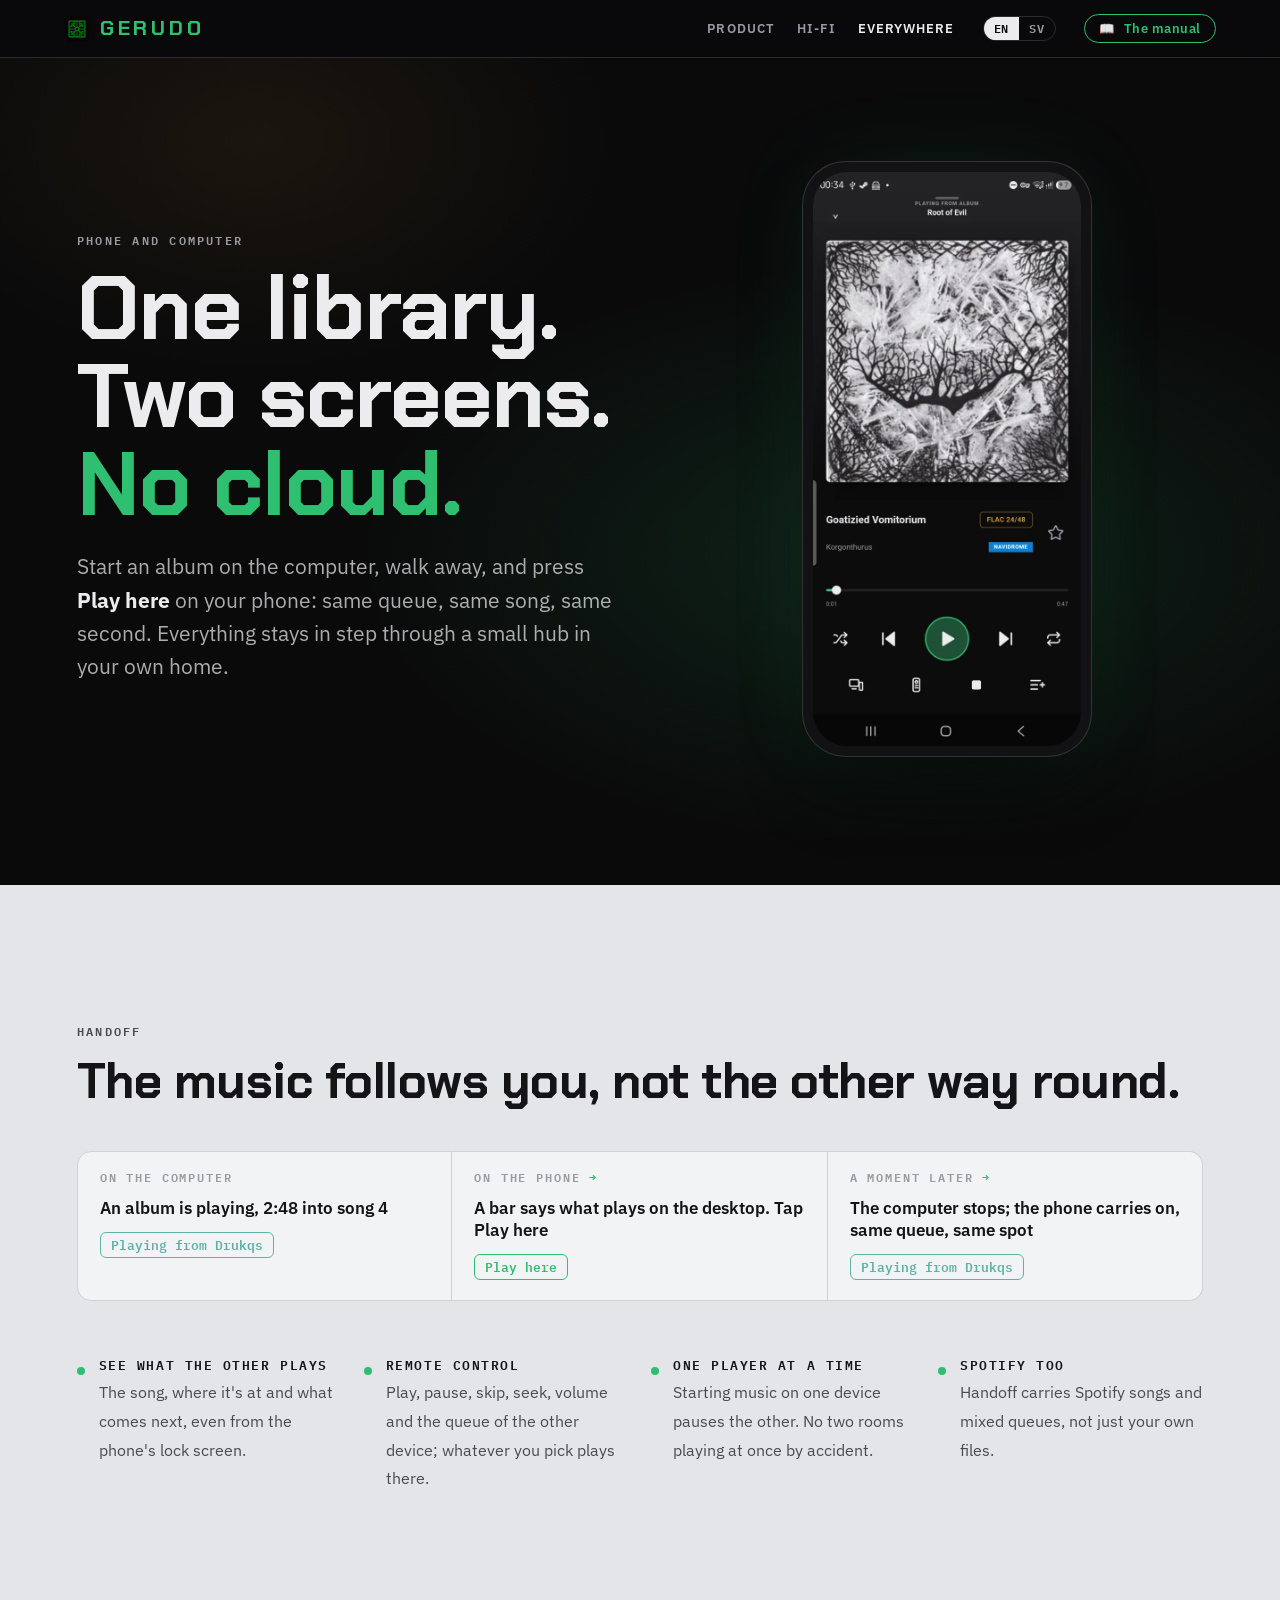
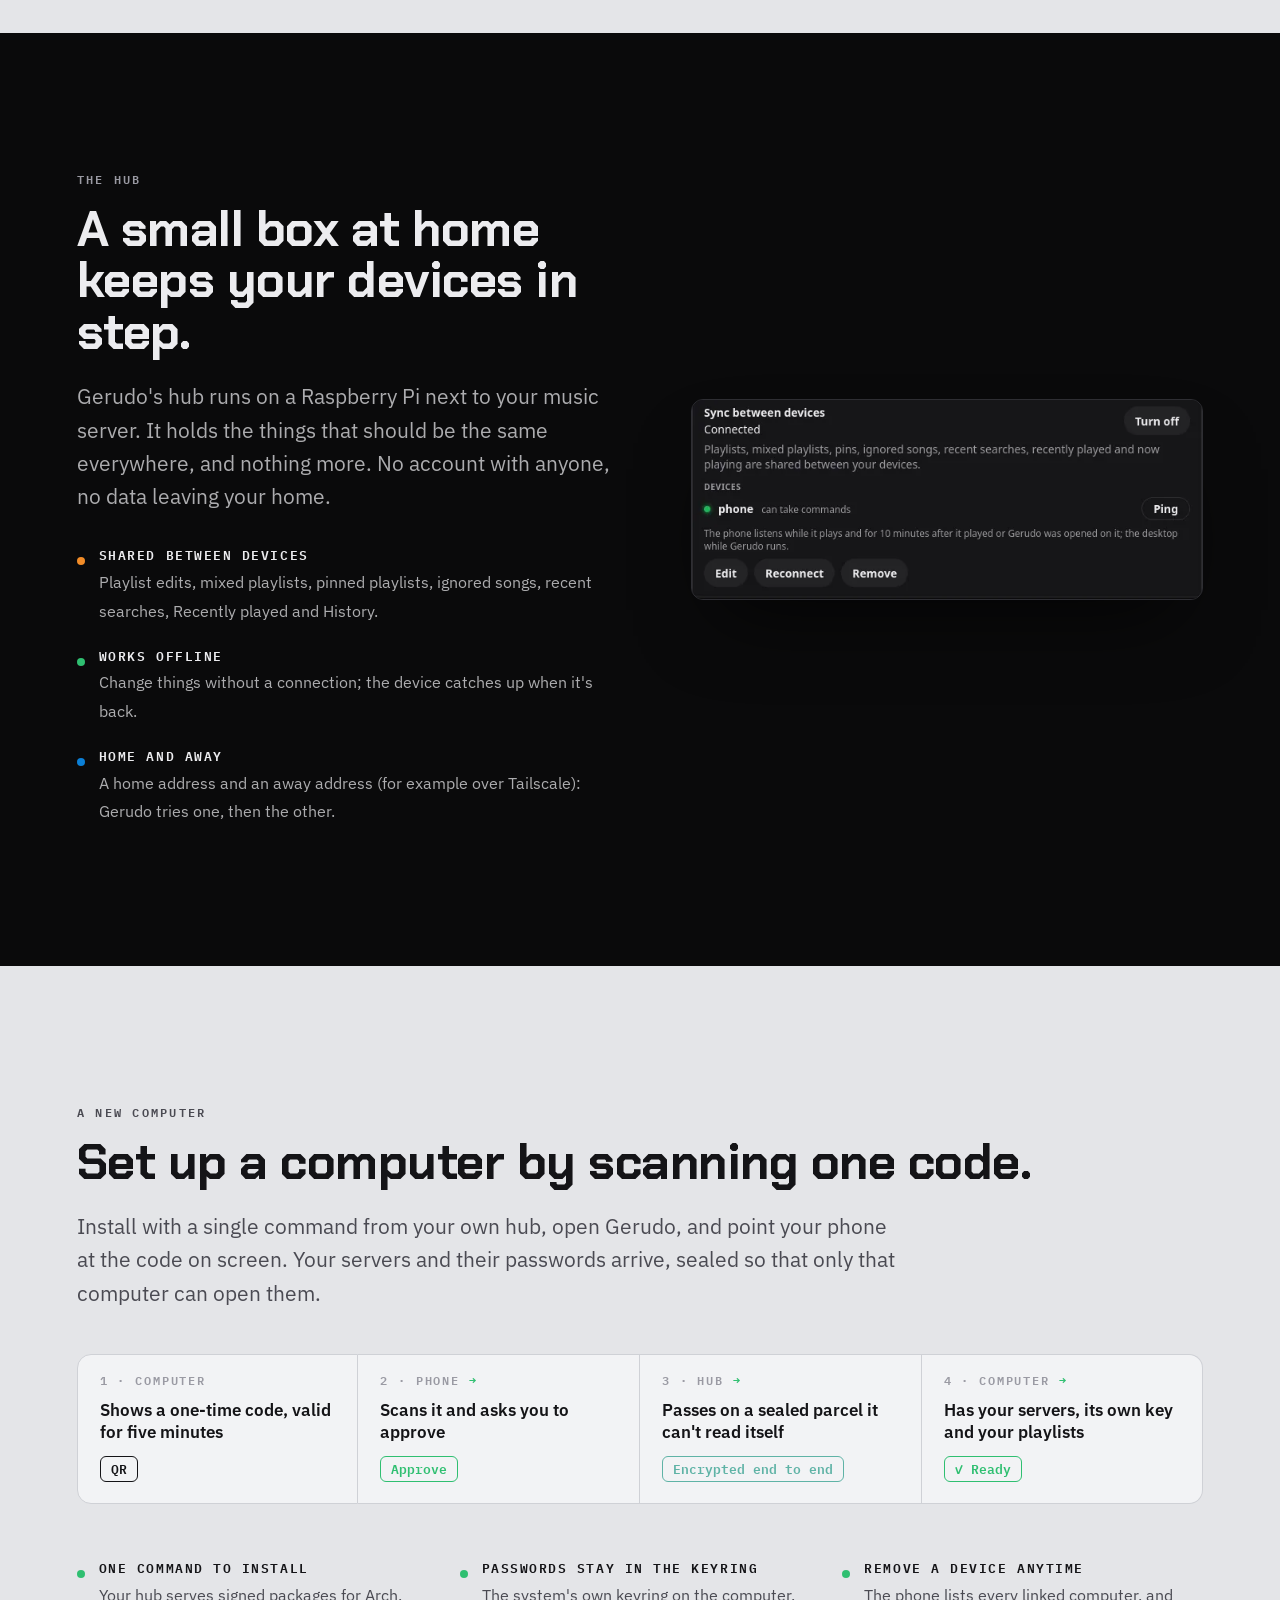
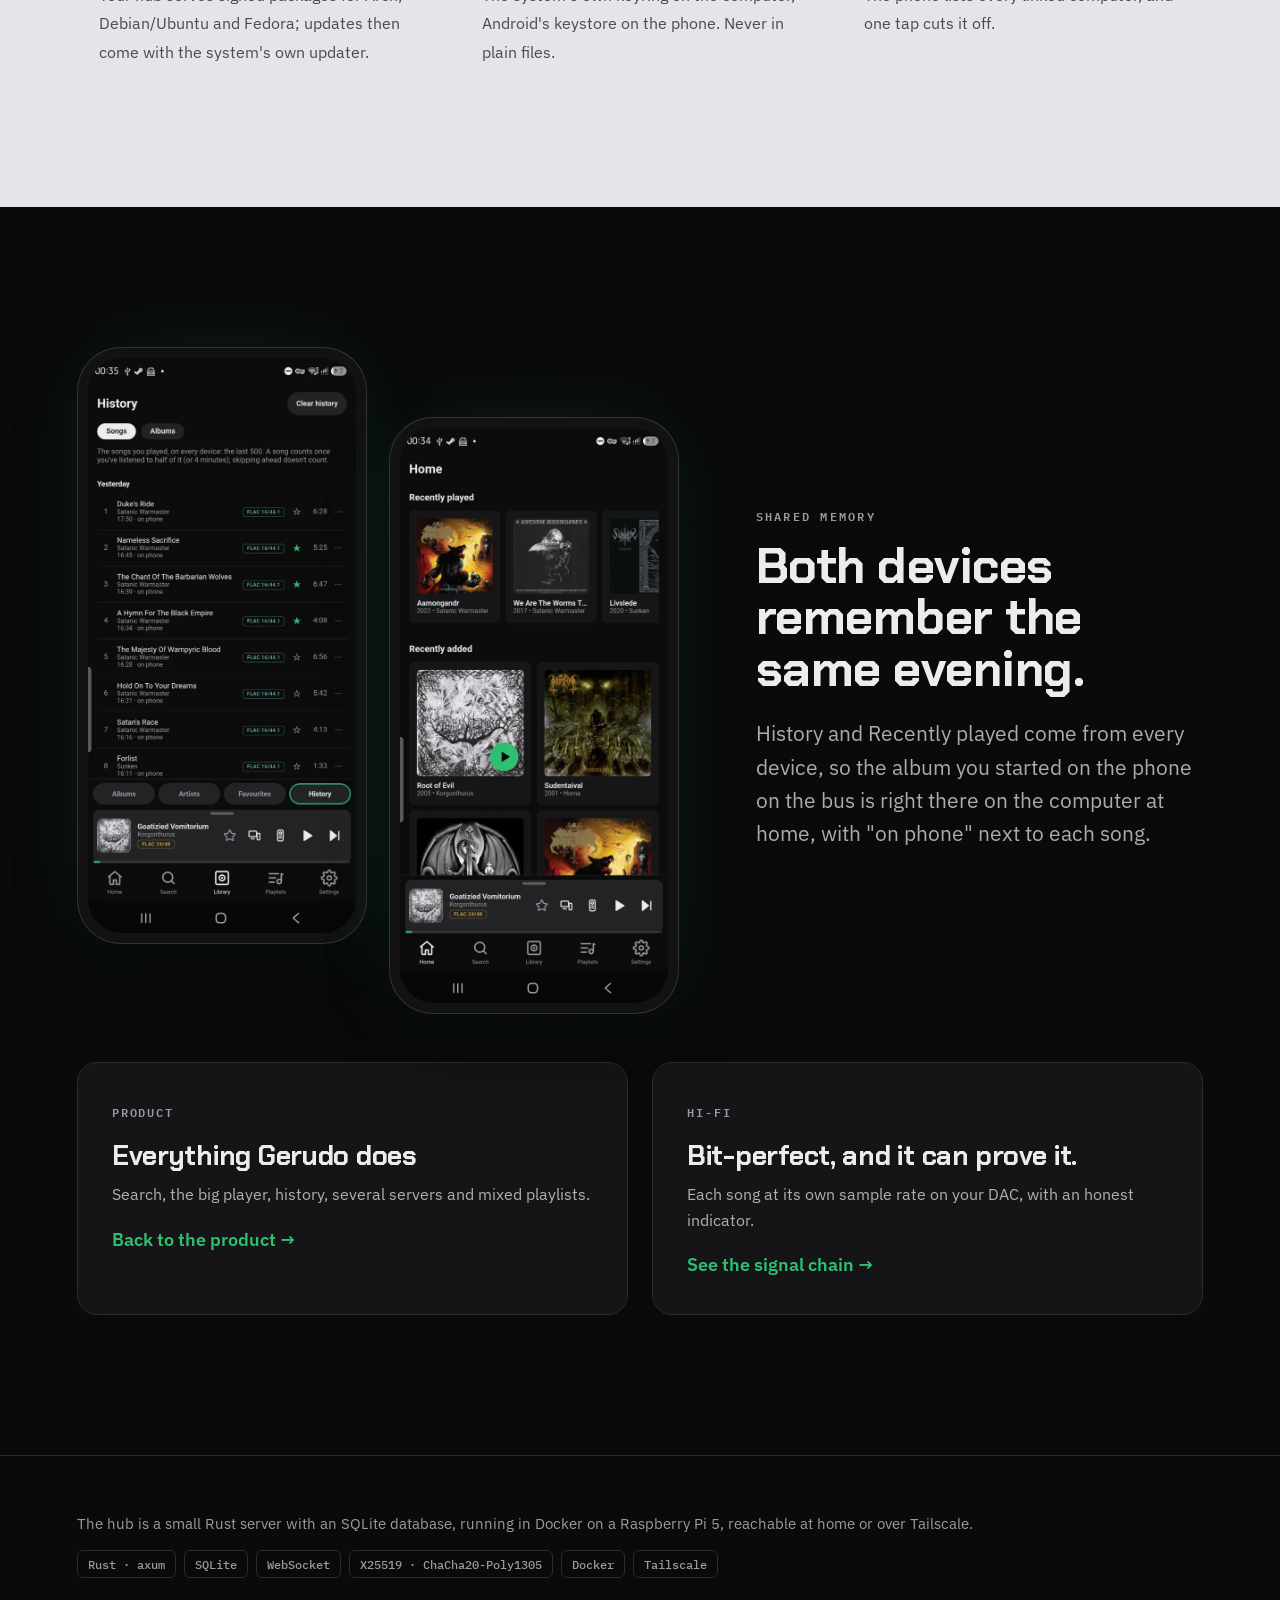
<file: everywhere.html>
<!doctype html>
<html lang="en">
<head>
<meta charset="utf-8">
<meta name="viewport" content="width=device-width, initial-scale=1, viewport-fit=cover">
<title>Gerudo Everywhere: one library, two screens, no cloud</title>
<meta name="description" content="Move music between phone and computer in one tap. Playlists and history stay in step through a small hub you own.">
<meta property="og:title" content="Gerudo Everywhere: one library, two screens, no cloud">
<meta property="og:description" content="Phone and computer in step through a hub at home; a new computer joins by scanning one code.">
<meta property="og:type" content="article">
<link rel="preconnect" href="https://fonts.googleapis.com">
<link rel="preconnect" href="https://fonts.gstatic.com" crossorigin>
<link href="https://fonts.googleapis.com/css2?family=Chakra+Petch:wght@600;700&family=IBM+Plex+Mono:wght@500;600&family=IBM+Plex+Sans:wght@400;500;600&display=swap" rel="stylesheet">
<link rel="alternate" hreflang="sv" href="everywhere.sv.html">
<link rel="stylesheet" href="style.css">
</head>
<body>

<header class="top">
  <a class="wordmark" href="index.html"><img src="img/00-logo.svg" width="26" height="26" alt="">GERUDO</a>
  <nav aria-label="Pages">
    <a href="index.html">Product</a>
    <a href="hifi.html">Hi-fi</a>
    <a href="everywhere.html" aria-current="page">Everywhere</a>
  </nav>
  <div class="lang" aria-label="Language"><a href="everywhere.html" aria-current="true" lang="en">EN</a><a href="everywhere.sv.html" hreflang="sv" lang="sv">SV</a></div>
  <a class="to-manual" href="manual/">The manual</a>
</header>

<main>
<!-- HERO -->
<section class="band hero" style="padding-bottom: clamp(72px, 10vw, 130px)">
  <div class="wrap split">
    <div>
      <p class="eyebrow rise">Phone and computer</p>
      <h1 class="rise">One library.<br>Two screens.<br><span class="accent">No cloud.</span></h1>
      <p class="lede rise">Start an album on the computer, walk away, and press <b style="color:var(--bone)">Play here</b> on your phone: same queue, same song, same second. Everything stays in step through a small hub in your own home.</p>
    </div>
    <div class="duo rise">
      <div class="frame-phone"><img src="img/11-full-player-phone.webp" width="600" height="1287" loading="lazy" decoding="async" alt="The phone's full player, playing from the album Root of Evil, picked up from the computer"></div>
    </div>
  </div>
</section>

<!-- HANDOFF -->
<section class="band steel">
  <div class="wrap">
    <p class="eyebrow rise">Handoff</p>
    <h2 class="rise">The music follows you, not the other way round.</h2>
    <div class="chain rise" role="list" aria-label="Moving the music from computer to phone">
      <div class="hop" role="listitem"><small>On the computer</small><strong>An album is playing, 2:48 into song 4</strong><span class="chip lossless">Playing from Drukqs</span></div>
      <div class="hop" role="listitem"><small>On the phone <span class="arrow">→</span></small><strong>A bar says what plays on the desktop. Tap Play here</strong><span class="chip ok">Play here</span></div>
      <div class="hop" role="listitem"><small>A moment later <span class="arrow">→</span></small><strong>The computer stops; the phone carries on, same queue, same spot</strong><span class="chip lossless">Playing from Drukqs</span></div>
    </div>
    <ul class="feats" style="grid-template-columns: repeat(auto-fit, minmax(260px, 1fr)); margin-top: 56px">
      <li><b>See what the other plays</b><span>The song, where it's at and what comes next, even from the phone's lock screen.</span></li>
      <li><b>Remote control</b><span>Play, pause, skip, seek, volume and the queue of the other device; whatever you pick plays there.</span></li>
      <li><b>One player at a time</b><span>Starting music on one device pauses the other. No two rooms playing at once by accident.</span></li>
      <li><b>Spotify too</b><span>Handoff carries Spotify songs and mixed queues, not just your own files.</span></li>
    </ul>
  </div>
</section>

<!-- HUB / SYNC -->
<section class="band">
  <div class="wrap split">
    <div class="rise">
      <p class="eyebrow">The hub</p>
      <h2>A small box at home keeps your devices in step.</h2>
      <p class="lede">Gerudo's hub runs on a Raspberry Pi next to your music server. It holds the things that should be the same everywhere, and nothing more. No account with anyone, no data leaving your home.</p>
      <ul class="feats">
        <li style="--dot: var(--mx)"><b>Shared between devices</b><span>Playlist edits, mixed playlists, pinned playlists, ignored songs, recent searches, Recently played and History.</span></li>
        <li><b>Works offline</b><span>Change things without a connection; the device catches up when it's back.</span></li>
        <li style="--dot: var(--nd)"><b>Home and away</b><span>A home address and an away address (for example over Tailscale): Gerudo tries one, then the other.</span></li>
      </ul>
    </div>
    <div class="crop rise"><img src="img/05-sync-desktop.webp" width="640" height="250" loading="lazy" decoding="async" alt="Settings: Sync between devices connected, sharing playlists, mixed playlists, pins, ignored songs, recent searches, recently played and now playing, with the phone listed as a device that can take commands"></div>
  </div>
</section>

<!-- LINKING -->
<section class="band steel">
  <div class="wrap">
    <p class="eyebrow rise">A new computer</p>
    <h2 class="rise">Set up a computer by scanning one code.</h2>
    <p class="lede rise">Install with a single command from your own hub, open Gerudo, and point your phone at the code on screen. Your servers and their passwords arrive, sealed so that only that computer can open them.</p>
    <div class="chain rise" role="list" aria-label="Linking a computer from the phone">
      <div class="hop" role="listitem"><small>1 · Computer</small><strong>Shows a one-time code, valid for five minutes</strong><span class="chip">QR</span></div>
      <div class="hop" role="listitem"><small>2 · Phone <span class="arrow">→</span></small><strong>Scans it and asks you to approve</strong><span class="chip ok">Approve</span></div>
      <div class="hop" role="listitem"><small>3 · Hub <span class="arrow">→</span></small><strong>Passes on a sealed parcel it can't read itself</strong><span class="chip lossless">Encrypted end to end</span></div>
      <div class="hop" role="listitem"><small>4 · Computer <span class="arrow">→</span></small><strong>Has your servers, its own key and your playlists</strong><span class="chip ok">✓ Ready</span></div>
    </div>
    <ul class="feats" style="grid-template-columns: repeat(auto-fit, minmax(260px, 1fr)); margin-top: 56px">
      <li><b>One command to install</b><span>Your hub serves signed packages for Arch, Debian/Ubuntu and Fedora; updates then come with the system's own updater.</span></li>
      <li><b>Passwords stay in the keyring</b><span>The system's own keyring on the computer, Android's keystore on the phone. Never in plain files.</span></li>
      <li><b>Remove a device anytime</b><span>The phone lists every linked computer, and one tap cuts it off.</span></li>
    </ul>
  </div>
</section>

<!-- HISTORY ACROSS DEVICES -->
<section class="band">
  <div class="wrap split flip">
    <div class="rise">
      <p class="eyebrow">Shared memory</p>
      <h2>Both devices remember the same evening.</h2>
      <p class="lede">History and Recently played come from every device, so the album you started on the phone on the bus is right there on the computer at home, with "on phone" next to each song.</p>
    </div>
    <div class="duo rise">
      <div class="frame-phone"><img src="img/13-history-phone.webp" width="600" height="1287" loading="lazy" decoding="async" alt="History grouped by day, each song with its time and on phone"></div>
      <div class="frame-phone"><img src="img/10-home-phone.webp" width="600" height="1287" loading="lazy" decoding="async" alt="Home on the phone with recently played albums"></div>
    </div>
  </div>
  <div class="wrap">
    <div class="next">
      <a href="index.html"><small>Product</small><h3>Everything Gerudo does</h3><p>Search, the big player, history, several servers and mixed playlists.</p><span class="go">Back to the product →</span></a>
      <a href="hifi.html"><small>Hi-fi</small><h3>Bit-perfect, and it can prove it.</h3><p>Each song at its own sample rate on your DAC, with an honest indicator.</p><span class="go">See the signal chain →</span></a>
    </div>
  </div>
</section>
</main>

<footer class="credits">
  <div class="wrap">
    <p>The hub is a small Rust server with an SQLite database, running in Docker on a Raspberry Pi 5, reachable at home or over Tailscale.</p>
    <div class="stack" aria-label="Built with"><span>Rust · axum</span><span>SQLite</span><span>WebSocket</span><span>X25519 · ChaCha20-Poly1305</span><span>Docker</span><span>Tailscale</span></div>
  </div>
</footer>

<script>
  // A local preview has no server to find a folder's index.html: name it.
  if (location.protocol === "file:")
    document.querySelectorAll("a[href$='/']").forEach((a) => a.setAttribute("href", a.getAttribute("href") + "index.html"));
  document.documentElement.classList.add("js");
  const show = (el) => el.classList.add("in");
  const io = new IntersectionObserver((es) => es.forEach((e) => e.isIntersecting && (show(e.target), io.unobserve(e.target))), { threshold: 0.05 });
  document.querySelectorAll(".rise").forEach((el) => io.observe(el));
  // Never leave anything hidden: everything shows after two seconds regardless.
  setTimeout(() => document.querySelectorAll(".rise").forEach(show), 2000);

  // Pictures: tap for the full size; a tap, Back or Esc closes it (as in the manual).
  (() => {
    const layer = document.createElement("div");
    layer.className = "zoom";
    layer.hidden = true;
    layer.innerHTML = '<img alt=""><p></p>';
    document.body.append(layer);
    const big = layer.querySelector("img");
    const cap = layer.querySelector("p");
    let open = false;
    const shut = (fromHistory) => {
      if (!open) return;
      open = false;
      layer.classList.remove("open");
      document.documentElement.classList.remove("zoomed");
      setTimeout(() => { if (!open) layer.hidden = true; }, 200);
      if (!fromHistory && history.state && history.state.zoom) history.back();
    };
    document.querySelectorAll('main img[src^="img/"]').forEach((img) => {
      img.tabIndex = 0;
      img.setAttribute("role", "button");
      const show = () => {
        big.src = img.getAttribute("src").replace(/\.webp$/, "-full.webp");
        big.alt = img.alt;
        cap.textContent = img.alt;
        layer.hidden = false;
        document.documentElement.classList.add("zoomed");
        requestAnimationFrame(() => requestAnimationFrame(() => layer.classList.add("open")));
        open = true;
        history.pushState({ zoom: true }, "");
      };
      img.addEventListener("click", (e) => { e.preventDefault(); show(); });
      img.addEventListener("keydown", (e) => { if (e.key === "Enter" || e.key === " ") { e.preventDefault(); show(); } });
    });
    layer.addEventListener("click", () => shut(false));
    addEventListener("keydown", (e) => { if (e.key === "Escape") shut(false); });
    addEventListener("popstate", () => shut(true));
  })();
</script>
</body>
</html>
</file>
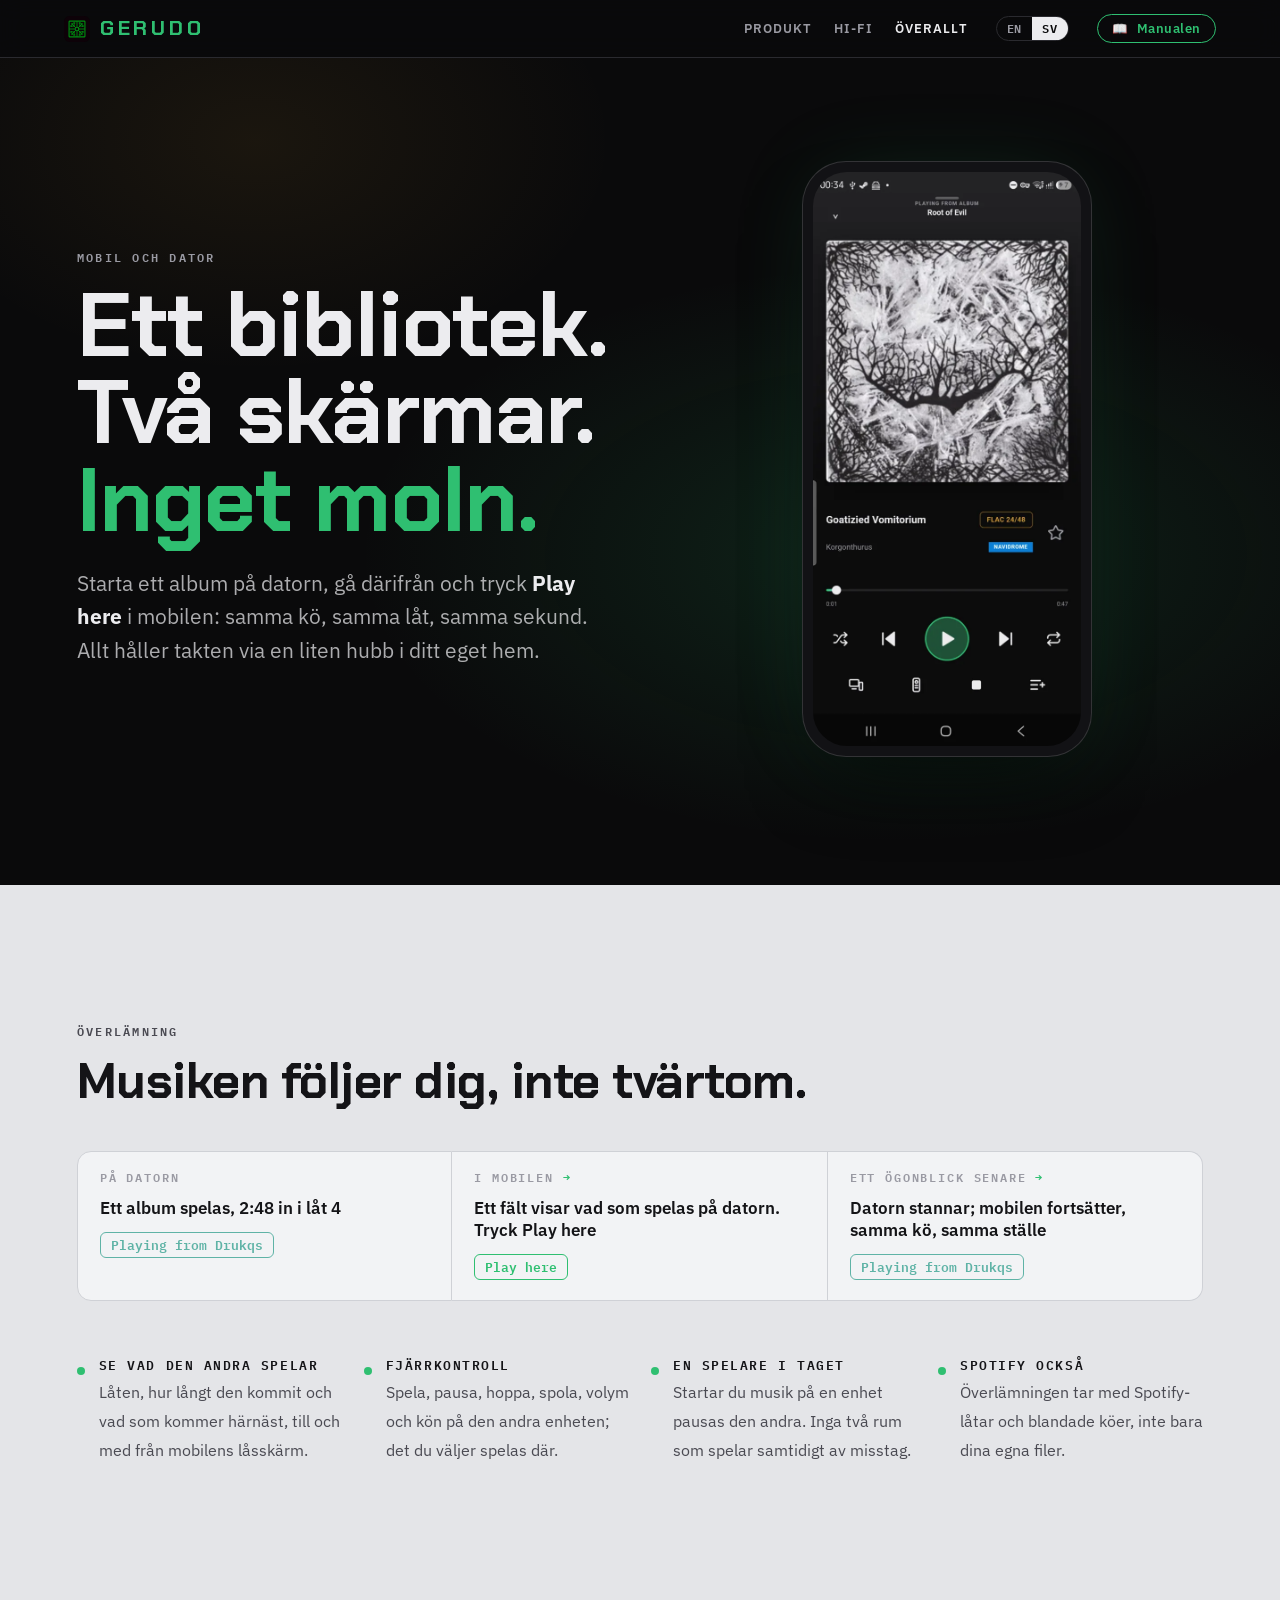
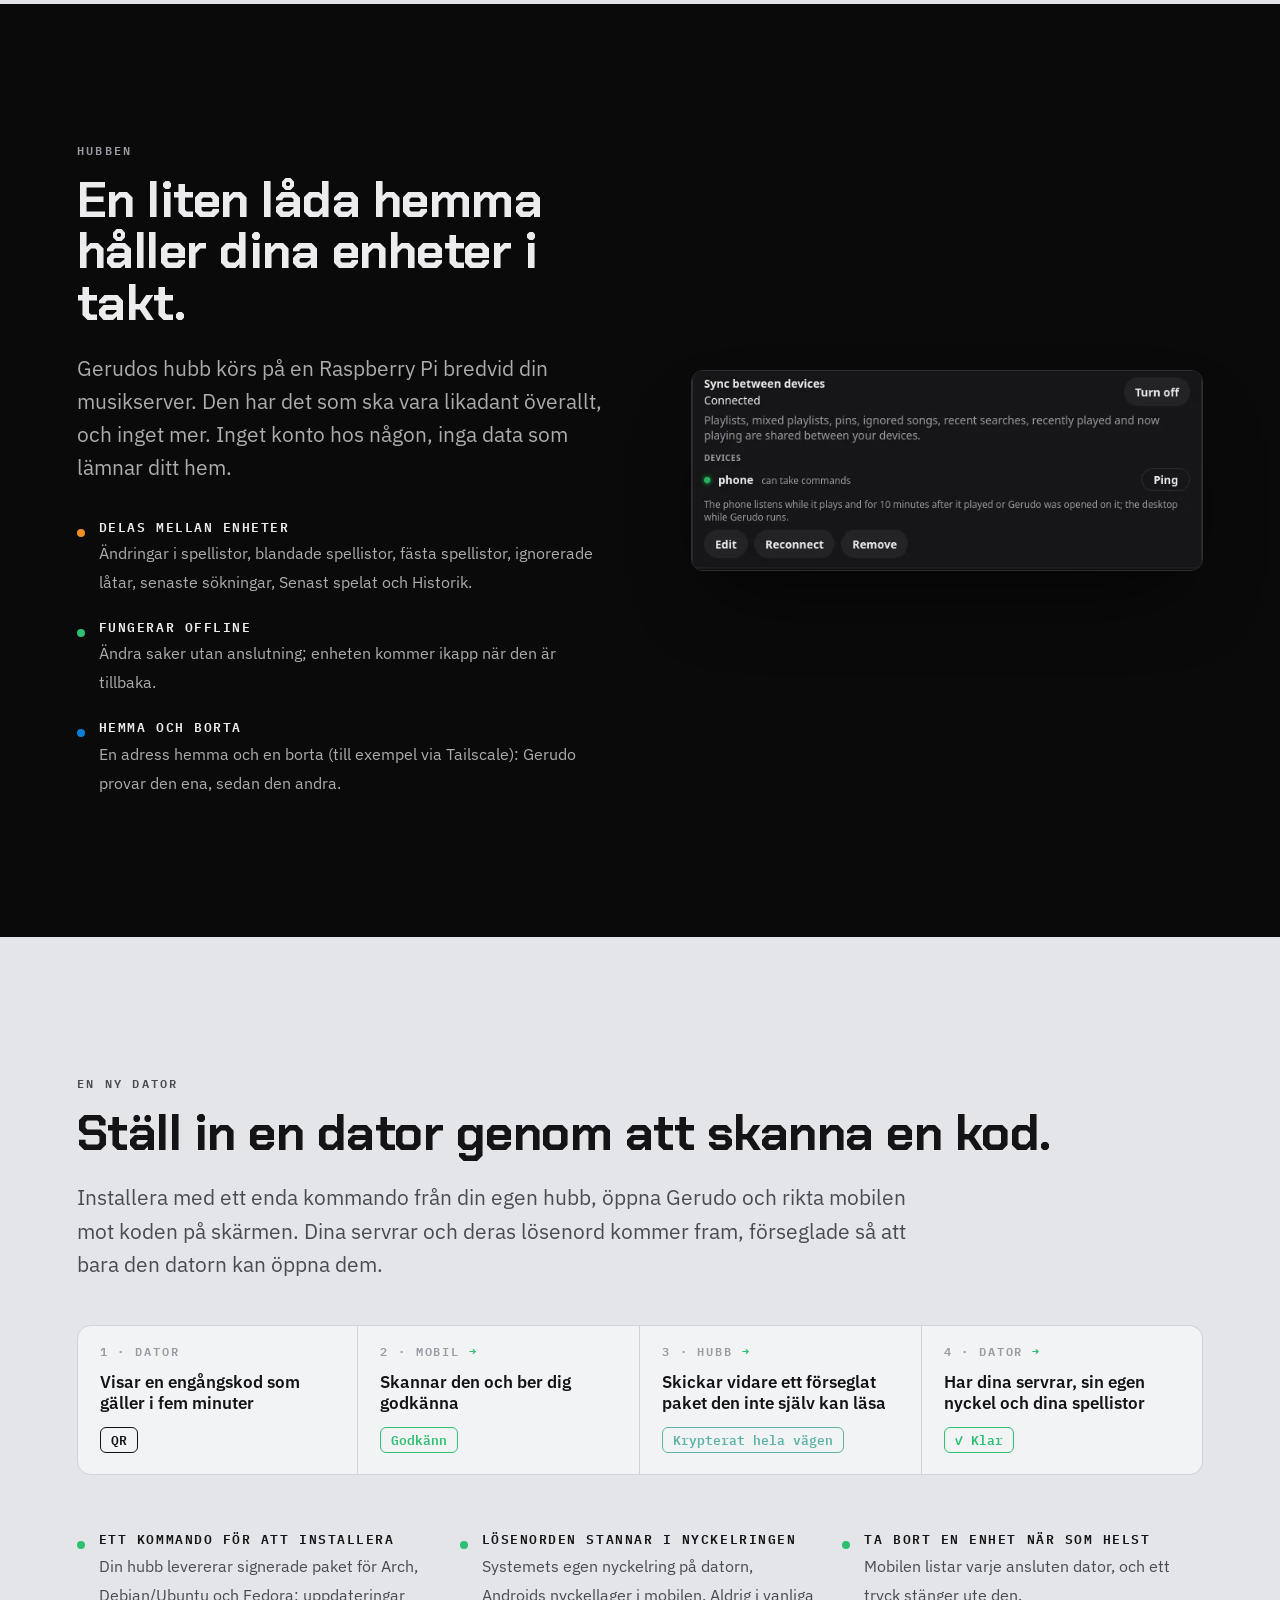
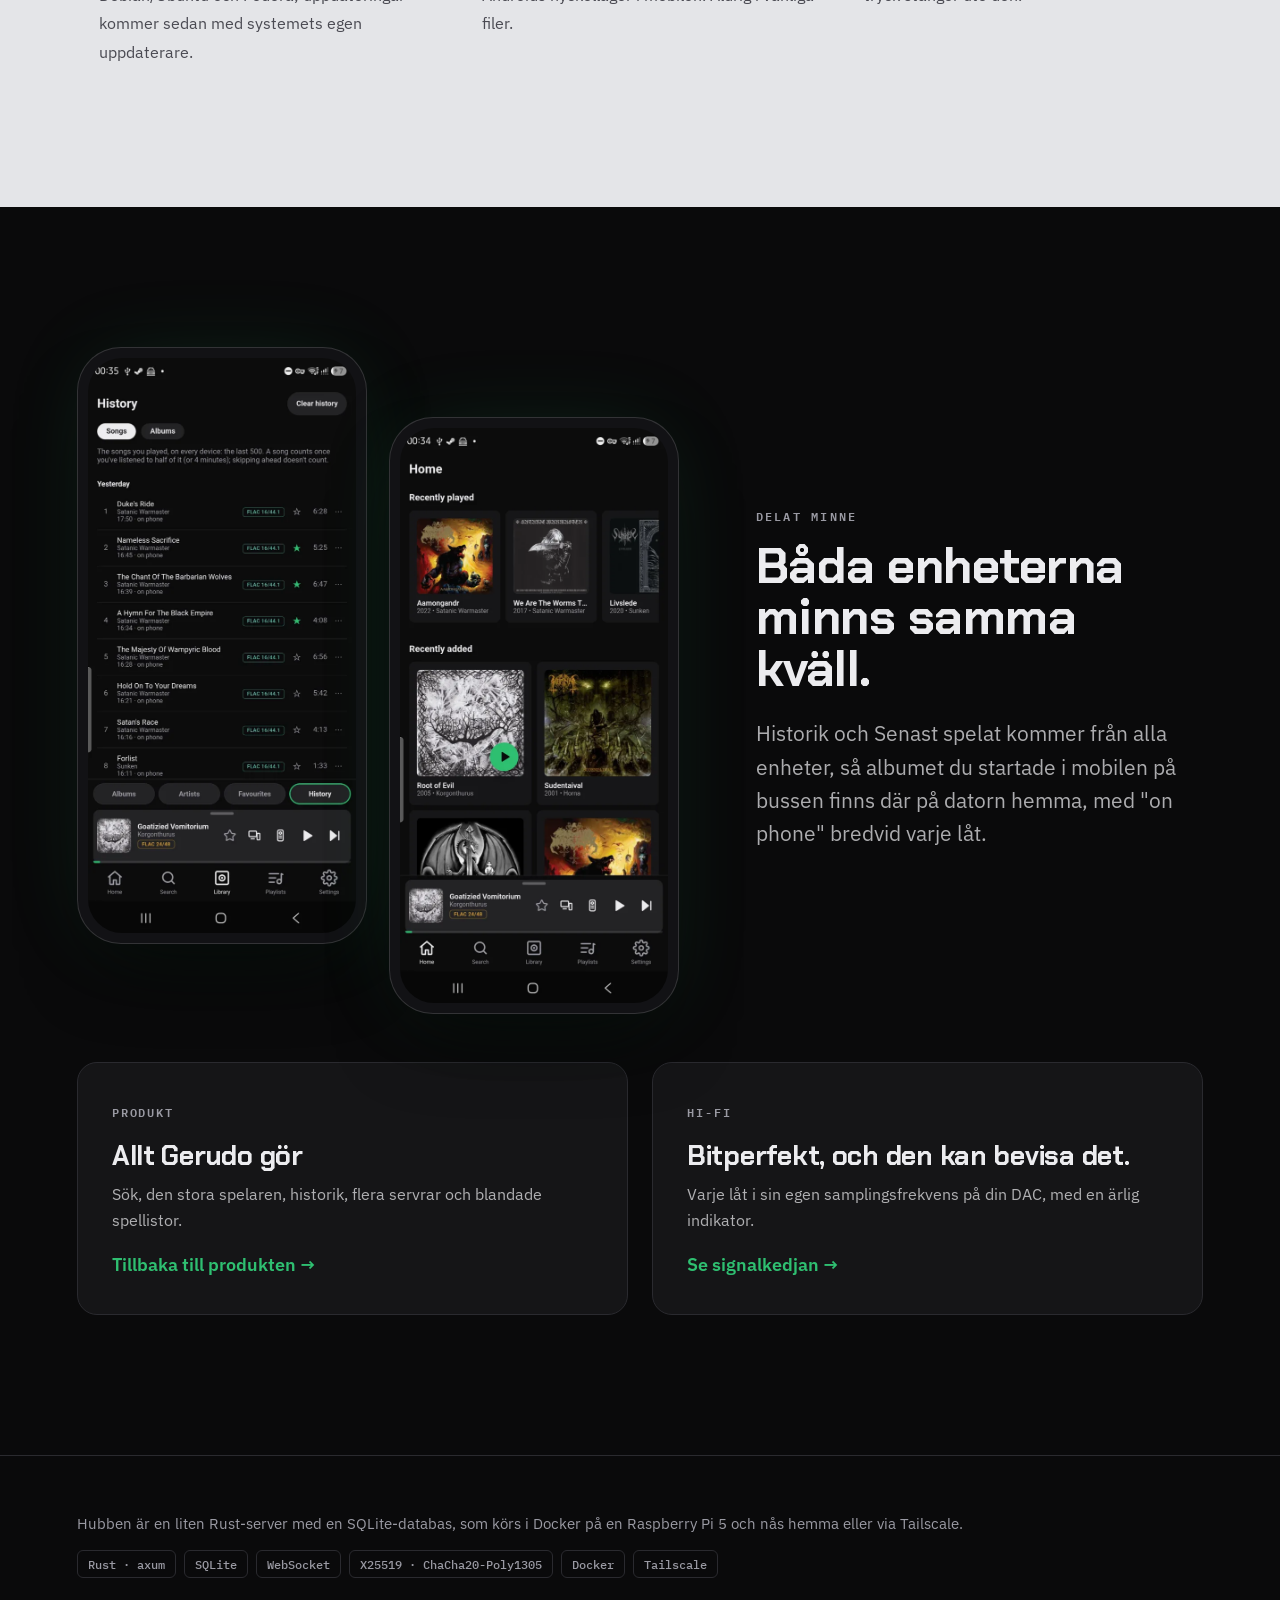
<file: everywhere.sv.html>
<!doctype html>
<html lang="sv">
<head>
<meta charset="utf-8">
<meta name="viewport" content="width=device-width, initial-scale=1, viewport-fit=cover">
<title>Gerudo Överallt: ett bibliotek, två skärmar, inget moln</title>
<meta name="description" content="Flytta musiken mellan mobil och dator med ett tryck. Spellistor och historik håller takten via en liten hubb du själv äger.">
<meta property="og:title" content="Gerudo Överallt: ett bibliotek, två skärmar, inget moln">
<meta property="og:description" content="Mobil och dator i takt via en hubb hemma; en ny dator ansluts genom att skanna en kod.">
<meta property="og:type" content="article">
<link rel="preconnect" href="https://fonts.googleapis.com">
<link rel="preconnect" href="https://fonts.gstatic.com" crossorigin>
<link href="https://fonts.googleapis.com/css2?family=Chakra+Petch:wght@600;700&family=IBM+Plex+Mono:wght@500;600&family=IBM+Plex+Sans:wght@400;500;600&display=swap" rel="stylesheet">
<link rel="alternate" hreflang="en" href="everywhere.html">
<link rel="stylesheet" href="style.css">
</head>
<body>

<header class="top">
  <a class="wordmark" href="index.sv.html"><img src="img/00-logo.svg" width="26" height="26" alt="">GERUDO</a>
  <nav aria-label="Sidor">
    <a href="index.sv.html">Produkt</a>
    <a href="hifi.sv.html">Hi-fi</a>
    <a href="everywhere.sv.html" aria-current="page">Överallt</a>
  </nav>
  <div class="lang" aria-label="Språk"><a href="everywhere.html" hreflang="en" lang="en">EN</a><a href="everywhere.sv.html" aria-current="true" lang="sv">SV</a></div>
  <a class="to-manual" href="manual/sv/" hreflang="sv">Manualen</a>
</header>

<main>
<!-- HERO -->
<section class="band hero" style="padding-bottom: clamp(72px, 10vw, 130px)">
  <div class="wrap split">
    <div>
      <p class="eyebrow rise">Mobil och dator</p>
      <h1 class="rise">Ett bibliotek.<br>Två skärmar.<br><span class="accent">Inget moln.</span></h1>
      <p class="lede rise">Starta ett album på datorn, gå därifrån och tryck <b style="color:var(--bone)">Play here</b> i mobilen: samma kö, samma låt, samma sekund. Allt håller takten via en liten hubb i ditt eget hem.</p>
    </div>
    <div class="duo rise">
      <div class="frame-phone"><img src="img/11-full-player-phone.webp" width="600" height="1287" loading="lazy" decoding="async" alt="Mobilens helskärmsspelare som spelar från albumet Root of Evil, övertagen från datorn"></div>
    </div>
  </div>
</section>

<!-- HANDOFF -->
<section class="band steel">
  <div class="wrap">
    <p class="eyebrow rise">Överlämning</p>
    <h2 class="rise">Musiken följer dig, inte tvärtom.</h2>
    <div class="chain rise" role="list" aria-label="Flytta musiken från datorn till mobilen">
      <div class="hop" role="listitem"><small>På datorn</small><strong>Ett album spelas, 2:48 in i låt 4</strong><span class="chip lossless">Playing from Drukqs</span></div>
      <div class="hop" role="listitem"><small>I mobilen <span class="arrow">→</span></small><strong>Ett fält visar vad som spelas på datorn. Tryck Play here</strong><span class="chip ok">Play here</span></div>
      <div class="hop" role="listitem"><small>Ett ögonblick senare <span class="arrow">→</span></small><strong>Datorn stannar; mobilen fortsätter, samma kö, samma ställe</strong><span class="chip lossless">Playing from Drukqs</span></div>
    </div>
    <ul class="feats" style="grid-template-columns: repeat(auto-fit, minmax(260px, 1fr)); margin-top: 56px">
      <li><b>Se vad den andra spelar</b><span>Låten, hur långt den kommit och vad som kommer härnäst, till och med från mobilens låsskärm.</span></li>
      <li><b>Fjärrkontroll</b><span>Spela, pausa, hoppa, spola, volym och kön på den andra enheten; det du väljer spelas där.</span></li>
      <li><b>En spelare i taget</b><span>Startar du musik på en enhet pausas den andra. Inga två rum som spelar samtidigt av misstag.</span></li>
      <li><b>Spotify också</b><span>Överlämningen tar med Spotify-låtar och blandade köer, inte bara dina egna filer.</span></li>
    </ul>
  </div>
</section>

<!-- HUB / SYNC -->
<section class="band">
  <div class="wrap split">
    <div class="rise">
      <p class="eyebrow">Hubben</p>
      <h2>En liten låda hemma håller dina enheter i takt.</h2>
      <p class="lede">Gerudos hubb körs på en Raspberry Pi bredvid din musikserver. Den har det som ska vara likadant överallt, och inget mer. Inget konto hos någon, inga data som lämnar ditt hem.</p>
      <ul class="feats">
        <li style="--dot: var(--mx)"><b>Delas mellan enheter</b><span>Ändringar i spellistor, blandade spellistor, fästa spellistor, ignorerade låtar, senaste sökningar, Senast spelat och Historik.</span></li>
        <li><b>Fungerar offline</b><span>Ändra saker utan anslutning; enheten kommer ikapp när den är tillbaka.</span></li>
        <li style="--dot: var(--nd)"><b>Hemma och borta</b><span>En adress hemma och en borta (till exempel via Tailscale): Gerudo provar den ena, sedan den andra.</span></li>
      </ul>
    </div>
    <div class="crop rise"><img src="img/05-sync-desktop.webp" width="640" height="250" loading="lazy" decoding="async" alt="Inställningar: synk mellan enheter ansluten, delar spellistor, blandade spellistor, fästen, ignorerade låtar, senaste sökningar, senast spelat och vad som spelas nu, med mobilen listad som en enhet som kan ta emot kommandon"></div>
  </div>
</section>

<!-- LINKING -->
<section class="band steel">
  <div class="wrap">
    <p class="eyebrow rise">En ny dator</p>
    <h2 class="rise">Ställ in en dator genom att skanna en kod.</h2>
    <p class="lede rise">Installera med ett enda kommando från din egen hubb, öppna Gerudo och rikta mobilen mot koden på skärmen. Dina servrar och deras lösenord kommer fram, förseglade så att bara den datorn kan öppna dem.</p>
    <div class="chain rise" role="list" aria-label="Ansluta en dator från mobilen">
      <div class="hop" role="listitem"><small>1 · Dator</small><strong>Visar en engångskod som gäller i fem minuter</strong><span class="chip">QR</span></div>
      <div class="hop" role="listitem"><small>2 · Mobil <span class="arrow">→</span></small><strong>Skannar den och ber dig godkänna</strong><span class="chip ok">Godkänn</span></div>
      <div class="hop" role="listitem"><small>3 · Hubb <span class="arrow">→</span></small><strong>Skickar vidare ett förseglat paket den inte själv kan läsa</strong><span class="chip lossless">Krypterat hela vägen</span></div>
      <div class="hop" role="listitem"><small>4 · Dator <span class="arrow">→</span></small><strong>Har dina servrar, sin egen nyckel och dina spellistor</strong><span class="chip ok">✓ Klar</span></div>
    </div>
    <ul class="feats" style="grid-template-columns: repeat(auto-fit, minmax(260px, 1fr)); margin-top: 56px">
      <li><b>Ett kommando för att installera</b><span>Din hubb levererar signerade paket för Arch, Debian/Ubuntu och Fedora; uppdateringar kommer sedan med systemets egen uppdaterare.</span></li>
      <li><b>Lösenorden stannar i nyckelringen</b><span>Systemets egen nyckelring på datorn, Androids nyckellager i mobilen. Aldrig i vanliga filer.</span></li>
      <li><b>Ta bort en enhet när som helst</b><span>Mobilen listar varje ansluten dator, och ett tryck stänger ute den.</span></li>
    </ul>
  </div>
</section>

<!-- HISTORY ACROSS DEVICES -->
<section class="band">
  <div class="wrap split flip">
    <div class="rise">
      <p class="eyebrow">Delat minne</p>
      <h2>Båda enheterna minns samma kväll.</h2>
      <p class="lede">Historik och Senast spelat kommer från alla enheter, så albumet du startade i mobilen på bussen finns där på datorn hemma, med "on phone" bredvid varje låt.</p>
    </div>
    <div class="duo rise">
      <div class="frame-phone"><img src="img/13-history-phone.webp" width="600" height="1287" loading="lazy" decoding="async" alt="Historik grupperad per dag, varje låt med tid och on phone"></div>
      <div class="frame-phone"><img src="img/10-home-phone.webp" width="600" height="1287" loading="lazy" decoding="async" alt="Hem i mobilen med senast spelade album"></div>
    </div>
  </div>
  <div class="wrap">
    <div class="next">
      <a href="index.sv.html"><small>Produkt</small><h3>Allt Gerudo gör</h3><p>Sök, den stora spelaren, historik, flera servrar och blandade spellistor.</p><span class="go">Tillbaka till produkten →</span></a>
      <a href="hifi.sv.html"><small>Hi-fi</small><h3>Bitperfekt, och den kan bevisa det.</h3><p>Varje låt i sin egen samplingsfrekvens på din DAC, med en ärlig indikator.</p><span class="go">Se signalkedjan →</span></a>
    </div>
  </div>
</section>
</main>

<footer class="credits">
  <div class="wrap">
    <p>Hubben är en liten Rust-server med en SQLite-databas, som körs i Docker på en Raspberry Pi 5 och nås hemma eller via Tailscale.</p>
    <div class="stack" aria-label="Byggd med"><span>Rust · axum</span><span>SQLite</span><span>WebSocket</span><span>X25519 · ChaCha20-Poly1305</span><span>Docker</span><span>Tailscale</span></div>
  </div>
</footer>

<script>
  // A local preview has no server to find a folder's index.html: name it.
  if (location.protocol === "file:")
    document.querySelectorAll("a[href$='/']").forEach((a) => a.setAttribute("href", a.getAttribute("href") + "index.html"));
  document.documentElement.classList.add("js");
  const show = (el) => el.classList.add("in");
  const io = new IntersectionObserver((es) => es.forEach((e) => e.isIntersecting && (show(e.target), io.unobserve(e.target))), { threshold: 0.05 });
  document.querySelectorAll(".rise").forEach((el) => io.observe(el));
  // Never leave anything hidden: everything shows after two seconds regardless.
  setTimeout(() => document.querySelectorAll(".rise").forEach(show), 2000);

  // Pictures: tap for the full size; a tap, Back or Esc closes it (as in the manual).
  (() => {
    const layer = document.createElement("div");
    layer.className = "zoom";
    layer.hidden = true;
    layer.innerHTML = '<img alt=""><p></p>';
    document.body.append(layer);
    const big = layer.querySelector("img");
    const cap = layer.querySelector("p");
    let open = false;
    const shut = (fromHistory) => {
      if (!open) return;
      open = false;
      layer.classList.remove("open");
      document.documentElement.classList.remove("zoomed");
      setTimeout(() => { if (!open) layer.hidden = true; }, 200);
      if (!fromHistory && history.state && history.state.zoom) history.back();
    };
    document.querySelectorAll('main img[src^="img/"]').forEach((img) => {
      img.tabIndex = 0;
      img.setAttribute("role", "button");
      const show = () => {
        big.src = img.getAttribute("src").replace(/\.webp$/, "-full.webp");
        big.alt = img.alt;
        cap.textContent = img.alt;
        layer.hidden = false;
        document.documentElement.classList.add("zoomed");
        requestAnimationFrame(() => requestAnimationFrame(() => layer.classList.add("open")));
        open = true;
        history.pushState({ zoom: true }, "");
      };
      img.addEventListener("click", (e) => { e.preventDefault(); show(); });
      img.addEventListener("keydown", (e) => { if (e.key === "Enter" || e.key === " ") { e.preventDefault(); show(); } });
    });
    layer.addEventListener("click", () => shut(false));
    addEventListener("keydown", (e) => { if (e.key === "Escape") shut(false); });
    addEventListener("popstate", () => shut(true));
  })();
</script>
</body>
</html>
</file>
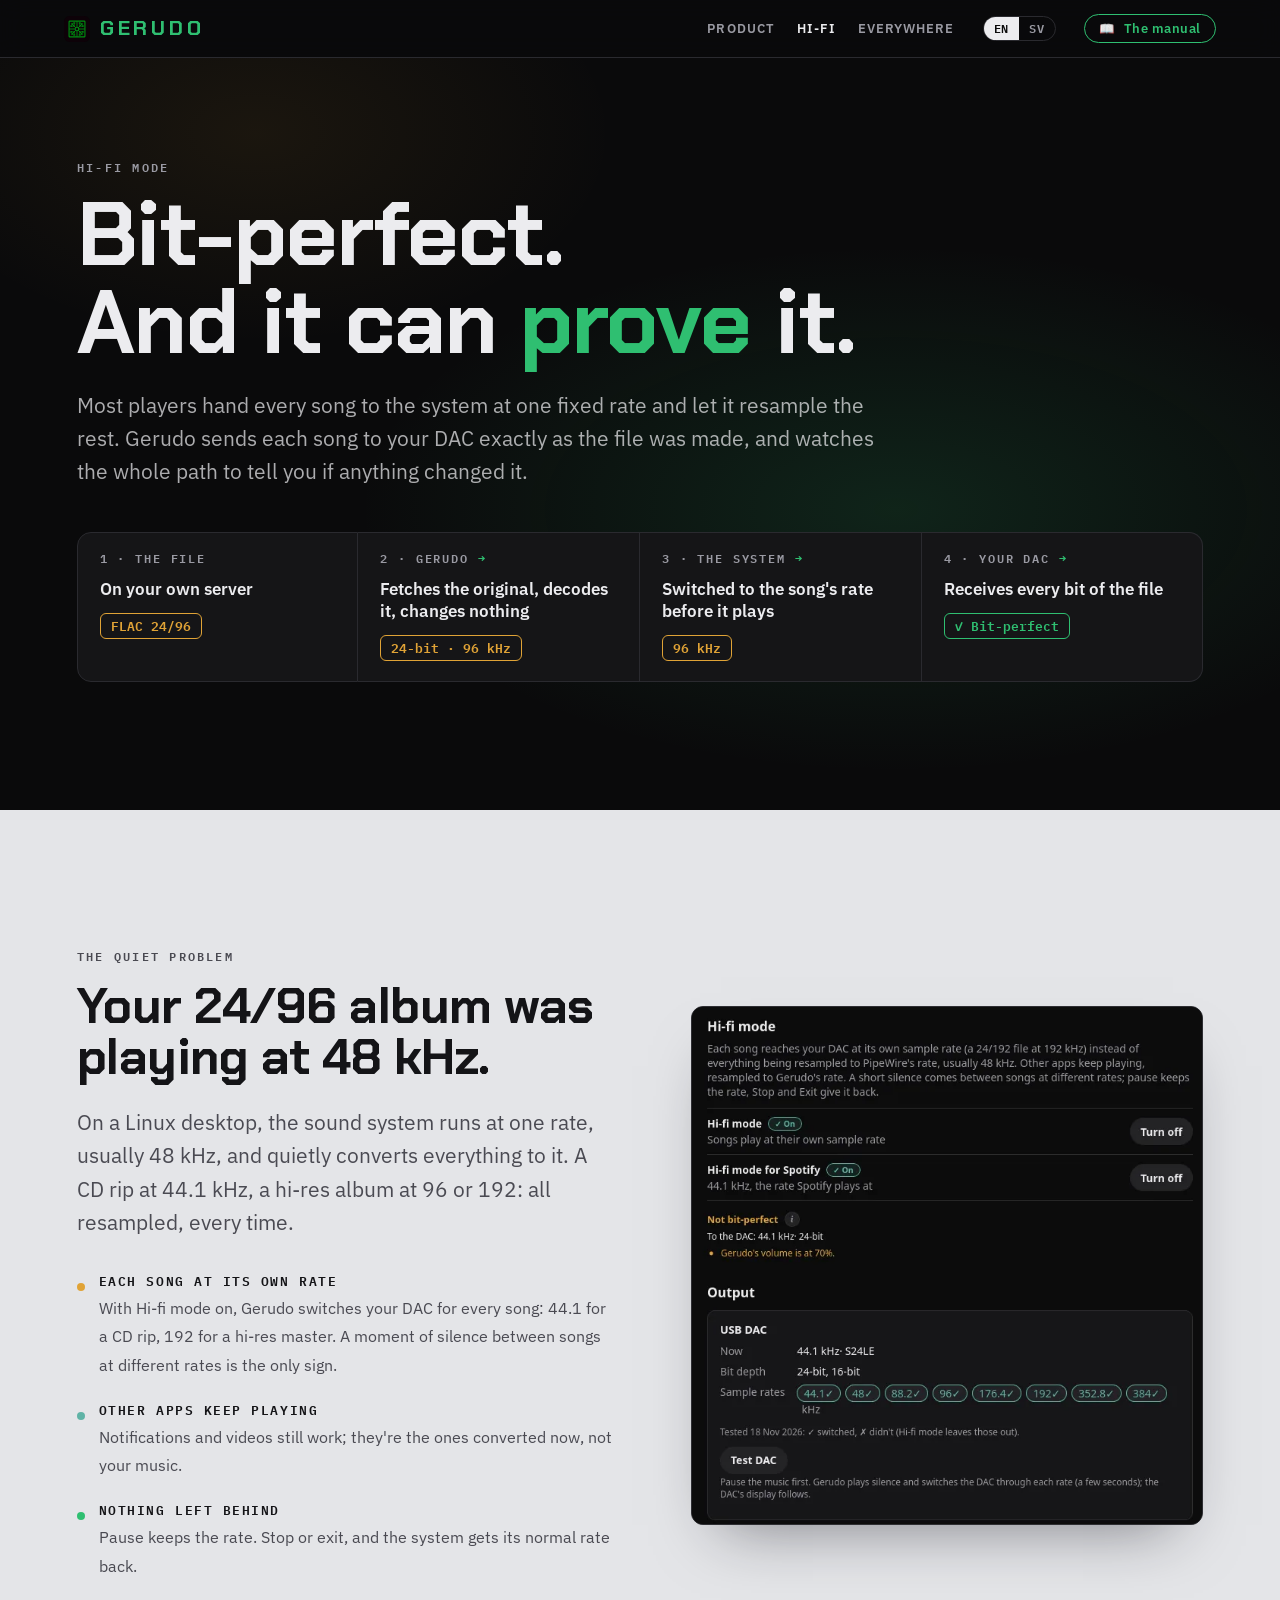
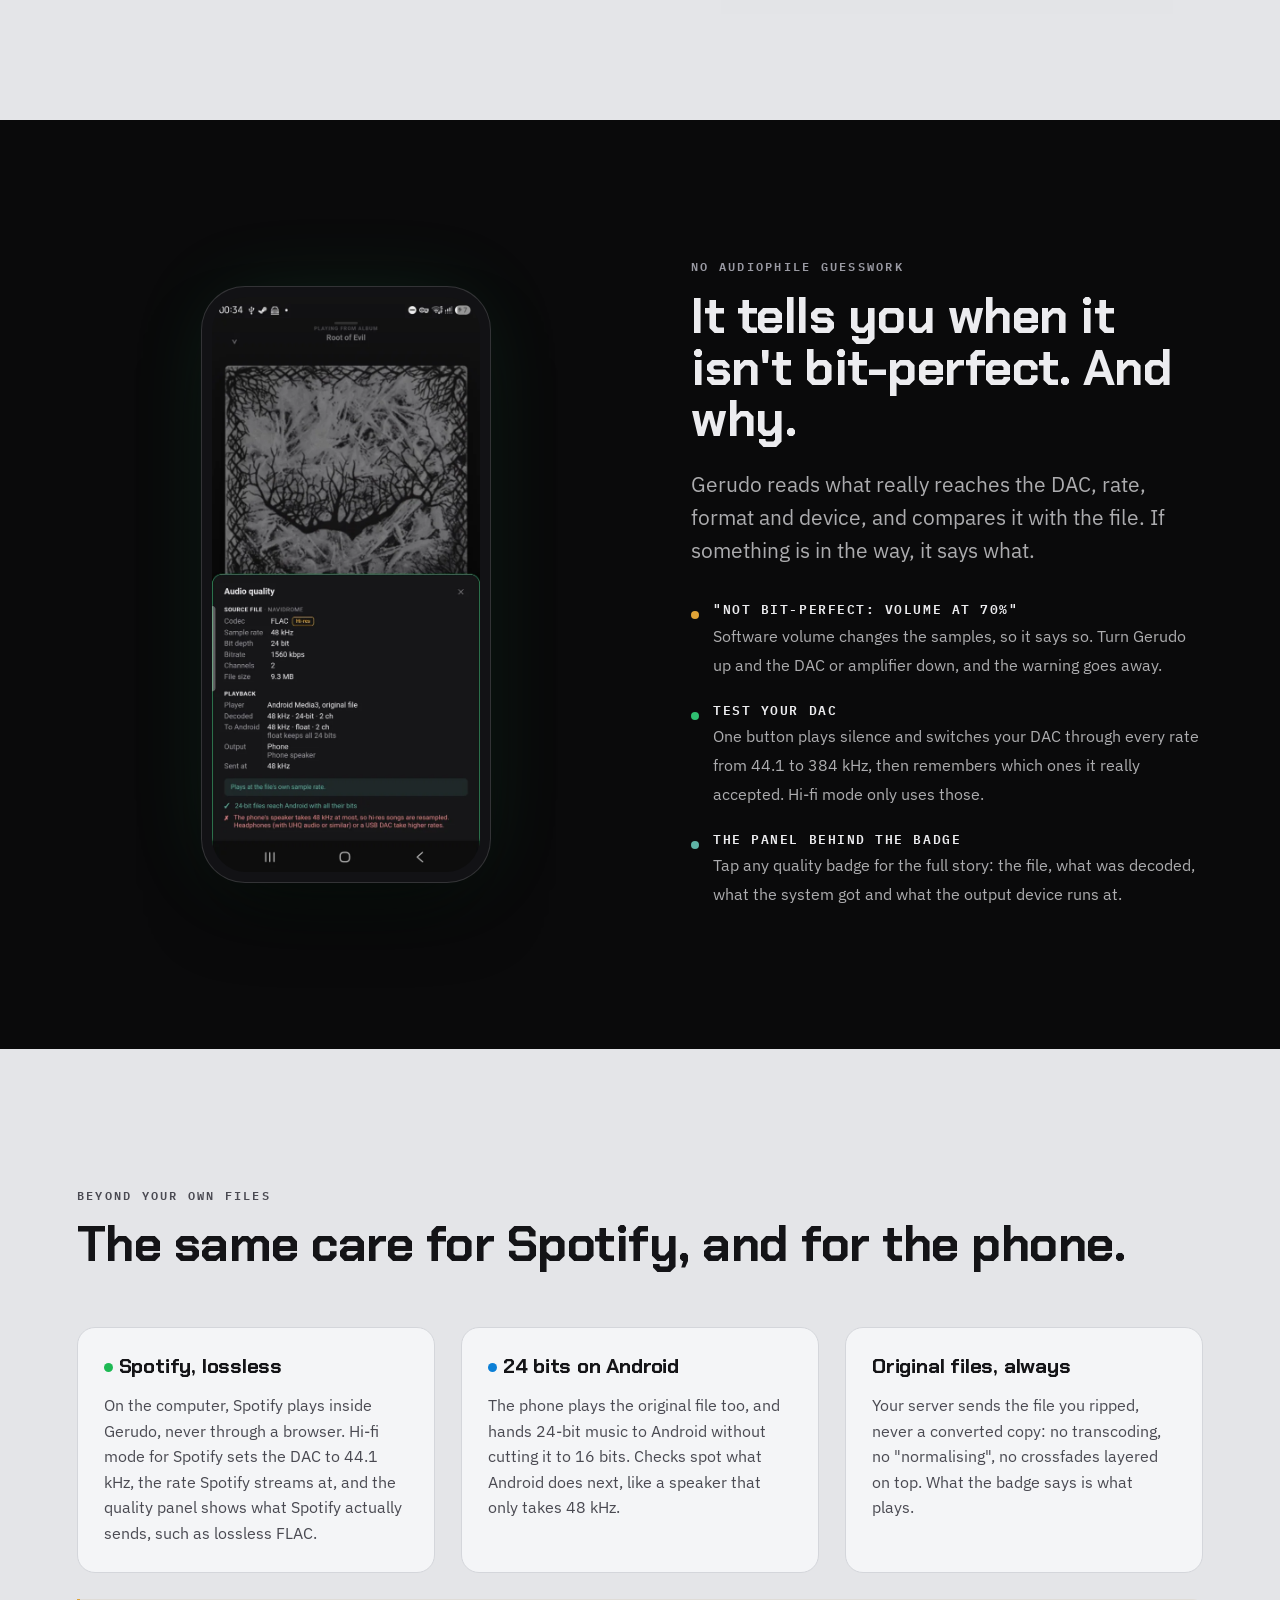
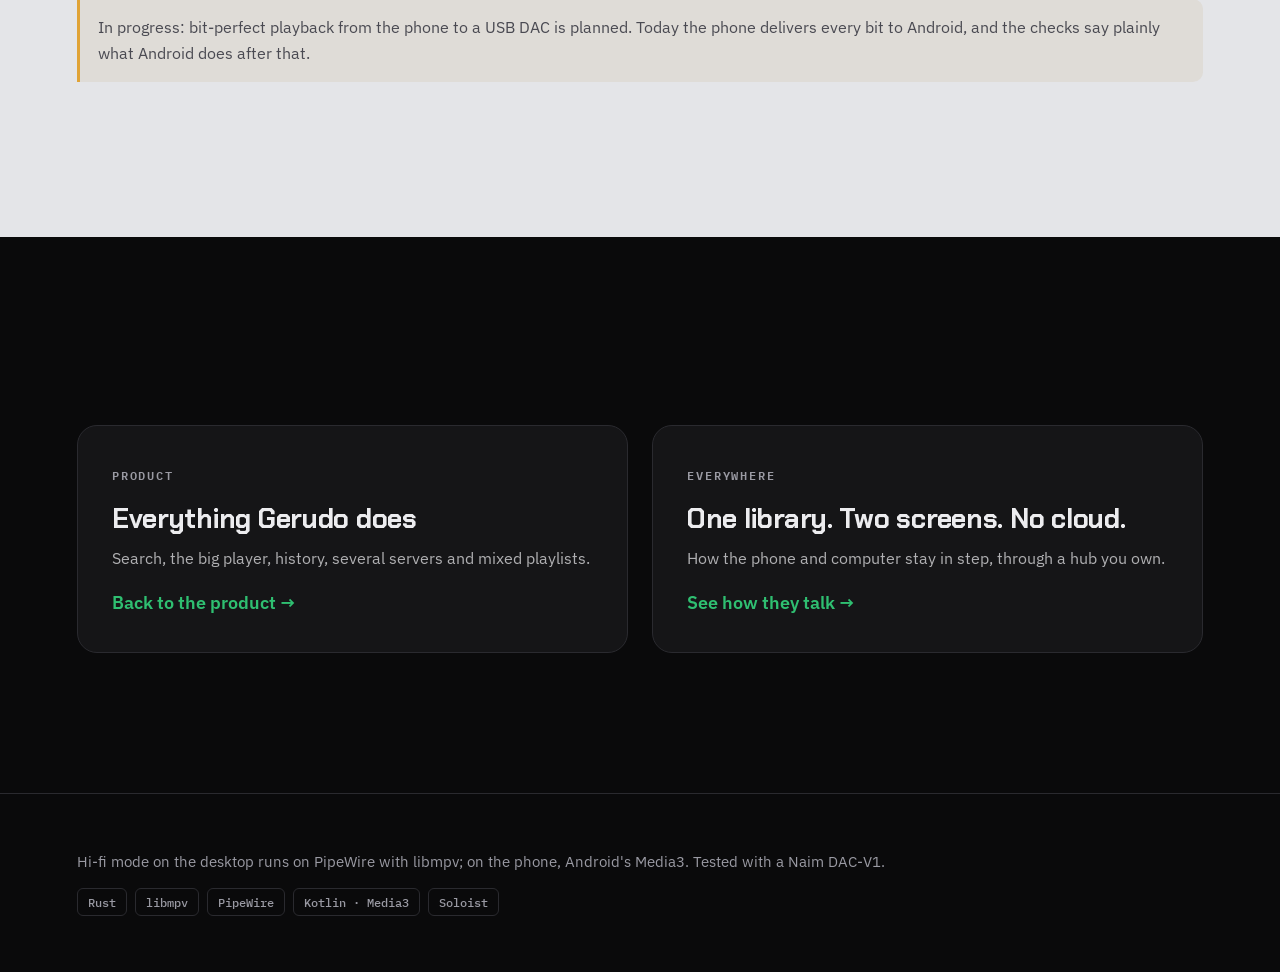
<file: hifi.html>
<!doctype html>
<html lang="en">
<head>
<meta charset="utf-8">
<meta name="viewport" content="width=device-width, initial-scale=1, viewport-fit=cover">
<title>Gerudo Hi-fi: bit-perfect, and it can prove it</title>
<meta name="description" content="Gerudo sends every song to your DAC at its own sample rate, untouched, and shows you when anything is in the way.">
<meta property="og:title" content="Gerudo Hi-fi: bit-perfect, and it can prove it">
<meta property="og:description" content="Each song at its own sample rate on your DAC, the original file, and an honest indicator when anything is in the way.">
<meta property="og:type" content="article">
<link rel="preconnect" href="https://fonts.googleapis.com">
<link rel="preconnect" href="https://fonts.gstatic.com" crossorigin>
<link href="https://fonts.googleapis.com/css2?family=Chakra+Petch:wght@600;700&family=IBM+Plex+Mono:wght@500;600&family=IBM+Plex+Sans:wght@400;500;600&display=swap" rel="stylesheet">
<link rel="alternate" hreflang="sv" href="hifi.sv.html">
<link rel="stylesheet" href="style.css">
</head>
<body>

<header class="top">
  <a class="wordmark" href="index.html"><img src="img/00-logo.svg" width="26" height="26" alt="">GERUDO</a>
  <nav aria-label="Pages">
    <a href="index.html">Product</a>
    <a href="hifi.html" aria-current="page">Hi-fi</a>
    <a href="everywhere.html">Everywhere</a>
  </nav>
  <div class="lang" aria-label="Language"><a href="hifi.html" aria-current="true" lang="en">EN</a><a href="hifi.sv.html" hreflang="sv" lang="sv">SV</a></div>
  <a class="to-manual" href="manual/">The manual</a>
</header>

<main>
<!-- HERO: the signal chain -->
<section class="band hero" style="padding-bottom: clamp(72px, 10vw, 130px)">
  <div class="wrap">
    <p class="eyebrow rise">Hi-fi mode</p>
    <h1 class="rise">Bit-perfect.<br>And it can <span class="accent">prove</span> it.</h1>
    <p class="lede rise">Most players hand every song to the system at one fixed rate and let it resample the rest. Gerudo sends each song to your DAC exactly as the file was made, and watches the whole path to tell you if anything changed it.</p>

    <div class="chain rise" role="list" aria-label="The path of a 24-bit, 96 kHz song">
      <div class="hop" role="listitem">
        <small>1 · The file</small>
        <strong>On your own server</strong>
        <span class="chip hires">FLAC 24/96</span>
      </div>
      <div class="hop" role="listitem">
        <small>2 · Gerudo <span class="arrow">→</span></small>
        <strong>Fetches the original, decodes it, changes nothing</strong>
        <span class="chip hires">24-bit · 96 kHz</span>
      </div>
      <div class="hop" role="listitem">
        <small>3 · The system <span class="arrow">→</span></small>
        <strong>Switched to the song's rate before it plays</strong>
        <span class="chip hires">96 kHz</span>
      </div>
      <div class="hop" role="listitem">
        <small>4 · Your DAC <span class="arrow">→</span></small>
        <strong>Receives every bit of the file</strong>
        <span class="chip ok">✓ Bit-perfect</span>
      </div>
    </div>
  </div>
</section>

<!-- THE PROBLEM -->
<section class="band steel">
  <div class="wrap split">
    <div class="rise">
      <p class="eyebrow">The quiet problem</p>
      <h2>Your 24/96 album was playing at 48 kHz.</h2>
      <p class="lede">On a Linux desktop, the sound system runs at one rate, usually 48 kHz, and quietly converts everything to it. A CD rip at 44.1 kHz, a hi-res album at 96 or 192: all resampled, every time.</p>
      <ul class="feats">
        <li style="--dot: var(--amber)"><b>Each song at its own rate</b><span>With Hi-fi mode on, Gerudo switches your DAC for every song: 44.1 for a CD rip, 192 for a hi-res master. A moment of silence between songs at different rates is the only sign.</span></li>
        <li style="--dot: var(--teal)"><b>Other apps keep playing</b><span>Notifications and videos still work; they're the ones converted now, not your music.</span></li>
        <li><b>Nothing left behind</b><span>Pause keeps the rate. Stop or exit, and the system gets its normal rate back.</span></li>
      </ul>
    </div>
    <div class="crop rise"><img src="img/06-hifi-desktop.webp" width="672" height="682" loading="lazy" decoding="async" alt="Settings, Audio: Hi-fi mode on, Hi-fi mode for Spotify on at 44.1 kHz, a Not bit-perfect warning because the volume is at 70%, and a Naim DAC-V1 tested at 44.1 to 384 kHz"></div>
  </div>
</section>

<!-- HONEST INDICATOR + DAC TEST -->
<section class="band">
  <div class="wrap split flip">
    <div class="rise">
      <p class="eyebrow">No audiophile guesswork</p>
      <h2>It tells you when it isn't bit-perfect. And why.</h2>
      <p class="lede">Gerudo reads what really reaches the DAC, rate, format and device, and compares it with the file. If something is in the way, it says what.</p>
      <ul class="feats">
        <li style="--dot: var(--amber)"><b>"Not bit-perfect: volume at 70%"</b><span>Software volume changes the samples, so it says so. Turn Gerudo up and the DAC or amplifier down, and the warning goes away.</span></li>
        <li><b>Test your DAC</b><span>One button plays silence and switches your DAC through every rate from 44.1 to 384 kHz, then remembers which ones it really accepted. Hi-fi mode only uses those.</span></li>
        <li style="--dot: var(--teal)"><b>The panel behind the badge</b><span>Tap any quality badge for the full story: the file, what was decoded, what the system got and what the output device runs at.</span></li>
      </ul>
    </div>
    <div class="duo rise">
      <div class="frame-phone"><img src="img/12-quality-phone.webp" width="600" height="1287" loading="lazy" decoding="async" alt="The phone's audio quality panel: FLAC Hi-res 48 kHz 24 bit, played by Android Media3 from the original file, float keeps all 24 bits, with checks for the output"></div>
    </div>
  </div>
</section>

<!-- SPOTIFY + PHONE -->
<section class="band steel">
  <div class="wrap">
    <p class="eyebrow rise">Beyond your own files</p>
    <h2 class="rise">The same care for Spotify, and for the phone.</h2>
    <div class="trip">
      <div class="card rise">
        <h3><span class="dots"><i class="sp"></i></span> Spotify, lossless</h3>
        <p>On the computer, Spotify plays inside Gerudo, never through a browser. Hi-fi mode for Spotify sets the DAC to 44.1 kHz, the rate Spotify streams at, and the quality panel shows what Spotify actually sends, such as lossless FLAC.</p>
      </div>
      <div class="card rise">
        <h3><span class="dots"><i class="nd"></i></span> 24 bits on Android</h3>
        <p>The phone plays the original file too, and hands 24-bit music to Android without cutting it to 16 bits. Checks spot what Android does next, like a speaker that only takes 48 kHz.</p>
      </div>
      <div class="card rise">
        <h3>Original files, always</h3>
        <p>Your server sends the file you ripped, never a converted copy: no transcoding, no "normalising", no crossfades layered on top. What the badge says is what plays.</p>
      </div>
    </div>
    <p class="note rise">In progress: bit-perfect playback from the phone to a USB DAC is planned. Today the phone delivers every bit to Android, and the checks say plainly what Android does after that.</p>
  </div>
</section>

<section class="band">
  <div class="wrap">
    <div class="next">
      <a href="index.html"><small>Product</small><h3>Everything Gerudo does</h3><p>Search, the big player, history, several servers and mixed playlists.</p><span class="go">Back to the product →</span></a>
      <a href="everywhere.html"><small>Everywhere</small><h3>One library. Two screens. No cloud.</h3><p>How the phone and computer stay in step, through a hub you own.</p><span class="go">See how they talk →</span></a>
    </div>
  </div>
</section>
</main>

<footer class="credits">
  <div class="wrap">
    <p>Hi-fi mode on the desktop runs on PipeWire with libmpv; on the phone, Android's Media3. Tested with a Naim DAC-V1.</p>
    <div class="stack" aria-label="Built with"><span>Rust</span><span>libmpv</span><span>PipeWire</span><span>Kotlin · Media3</span><span>Soloist</span></div>
  </div>
</footer>

<script>
  // A local preview has no server to find a folder's index.html: name it.
  if (location.protocol === "file:")
    document.querySelectorAll("a[href$='/']").forEach((a) => a.setAttribute("href", a.getAttribute("href") + "index.html"));
  document.documentElement.classList.add("js");
  const show = (el) => el.classList.add("in");
  const io = new IntersectionObserver((es) => es.forEach((e) => e.isIntersecting && (show(e.target), io.unobserve(e.target))), { threshold: 0.05 });
  document.querySelectorAll(".rise").forEach((el) => io.observe(el));
  // Never leave anything hidden: everything shows after two seconds regardless.
  setTimeout(() => document.querySelectorAll(".rise").forEach(show), 2000);

  // Pictures: tap for the full size; a tap, Back or Esc closes it (as in the manual).
  (() => {
    const layer = document.createElement("div");
    layer.className = "zoom";
    layer.hidden = true;
    layer.innerHTML = '<img alt=""><p></p>';
    document.body.append(layer);
    const big = layer.querySelector("img");
    const cap = layer.querySelector("p");
    let open = false;
    const shut = (fromHistory) => {
      if (!open) return;
      open = false;
      layer.classList.remove("open");
      document.documentElement.classList.remove("zoomed");
      setTimeout(() => { if (!open) layer.hidden = true; }, 200);
      if (!fromHistory && history.state && history.state.zoom) history.back();
    };
    document.querySelectorAll('main img[src^="img/"]').forEach((img) => {
      img.tabIndex = 0;
      img.setAttribute("role", "button");
      const show = () => {
        big.src = img.getAttribute("src").replace(/\.webp$/, "-full.webp");
        big.alt = img.alt;
        cap.textContent = img.alt;
        layer.hidden = false;
        document.documentElement.classList.add("zoomed");
        requestAnimationFrame(() => requestAnimationFrame(() => layer.classList.add("open")));
        open = true;
        history.pushState({ zoom: true }, "");
      };
      img.addEventListener("click", (e) => { e.preventDefault(); show(); });
      img.addEventListener("keydown", (e) => { if (e.key === "Enter" || e.key === " ") { e.preventDefault(); show(); } });
    });
    layer.addEventListener("click", () => shut(false));
    addEventListener("keydown", (e) => { if (e.key === "Escape") shut(false); });
    addEventListener("popstate", () => shut(true));
  })();
</script>
</body>
</html>
</file>
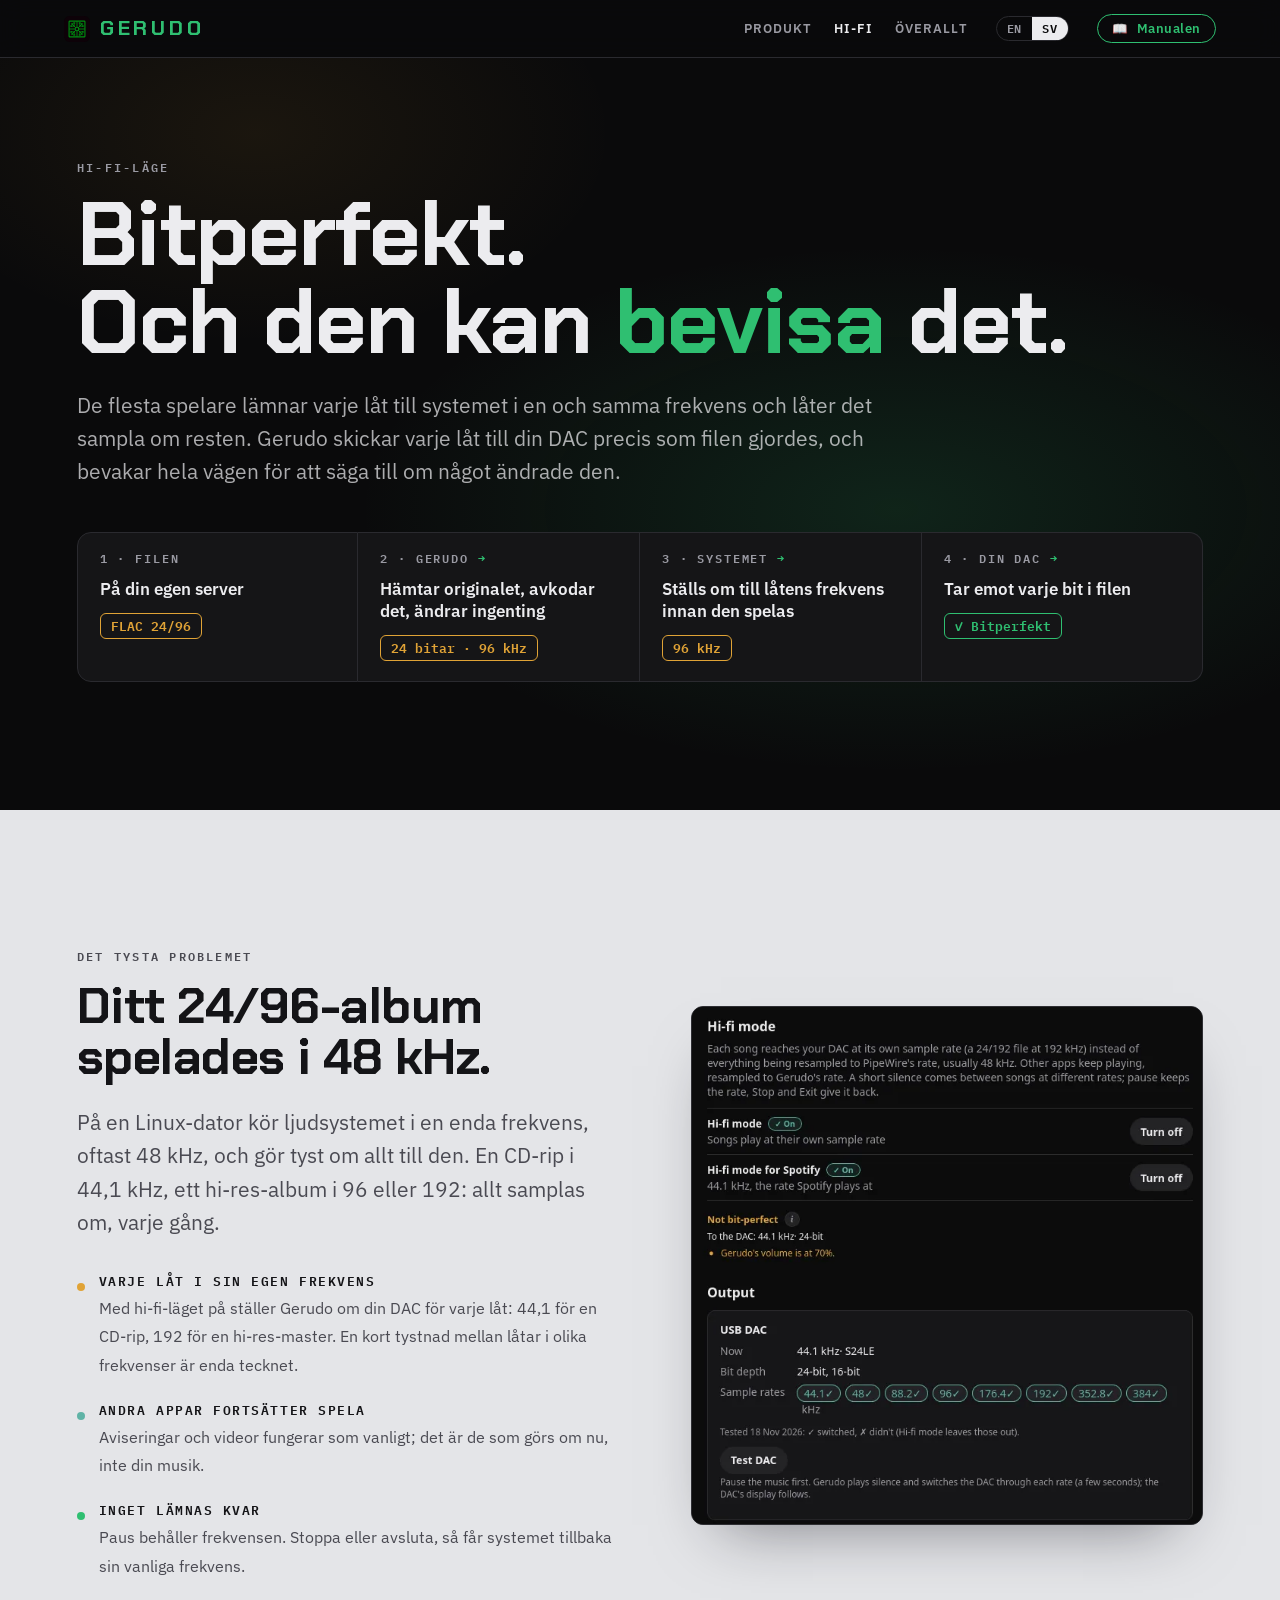
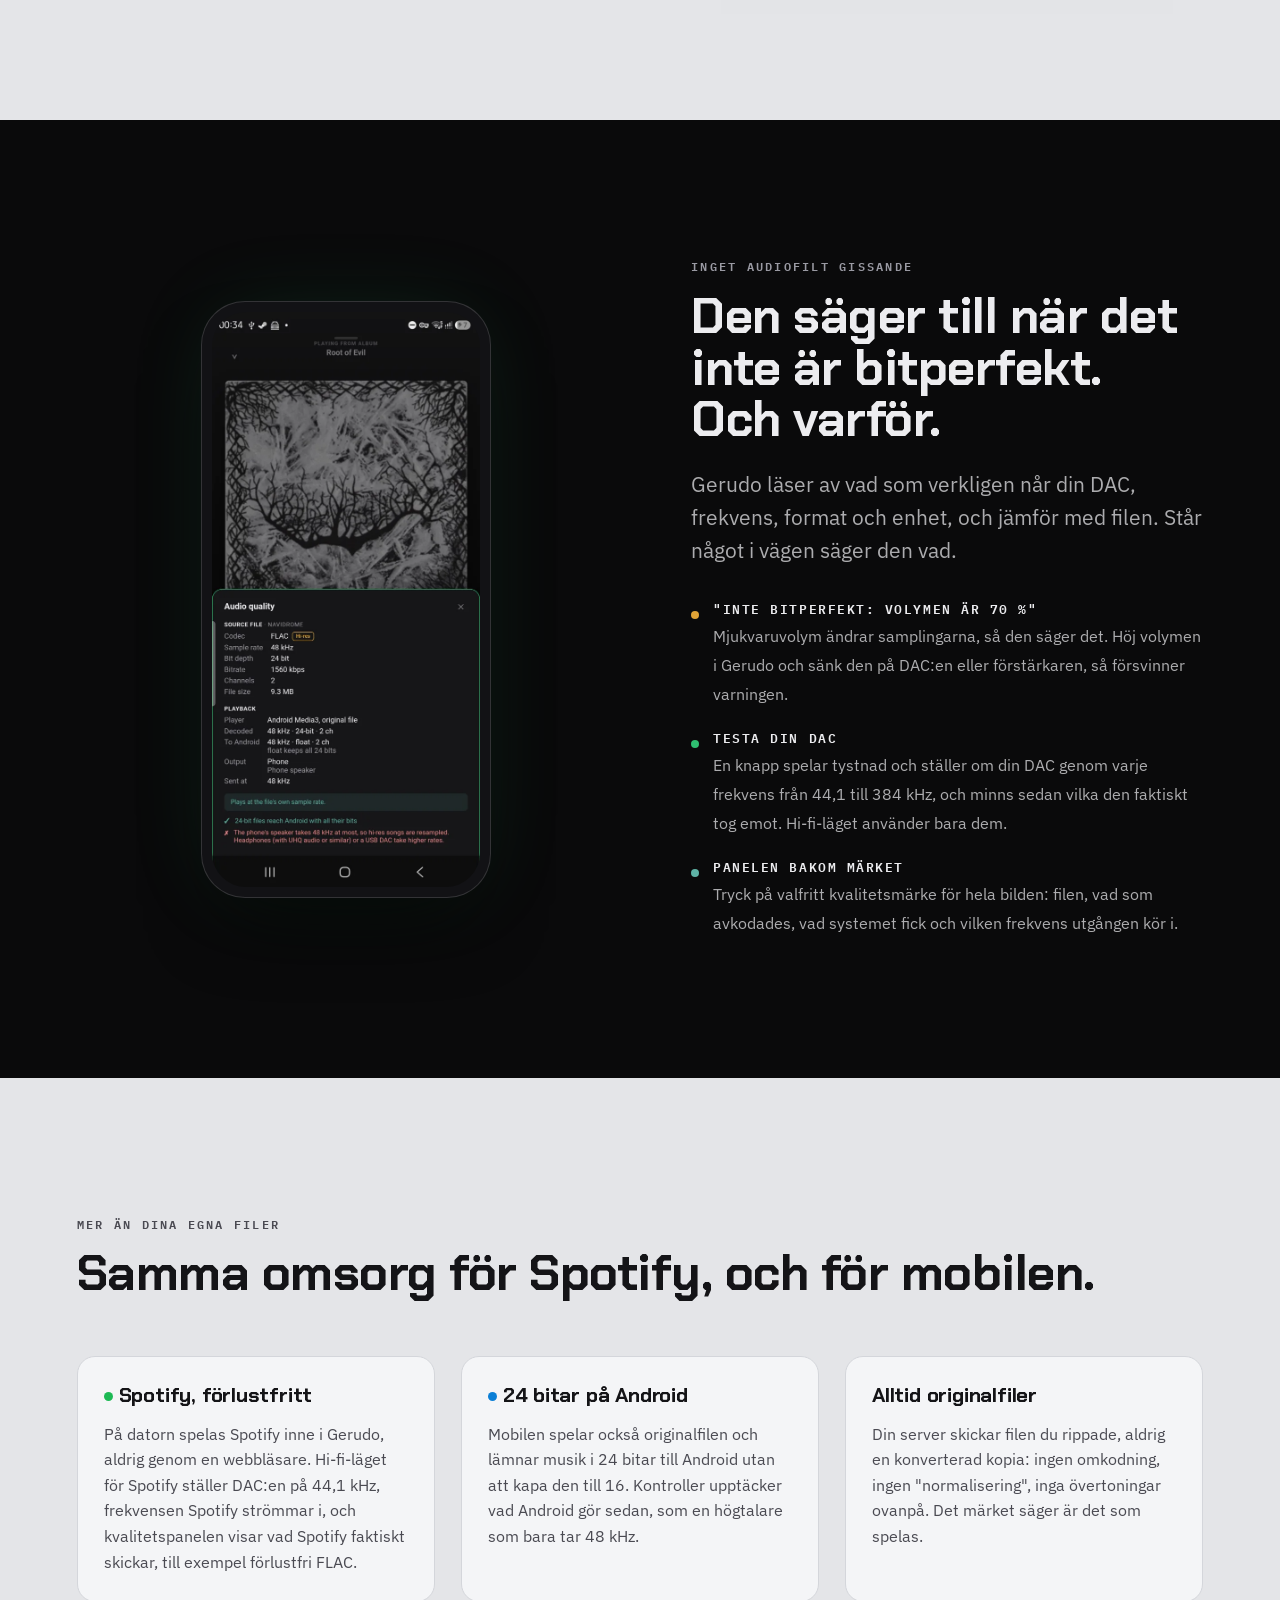
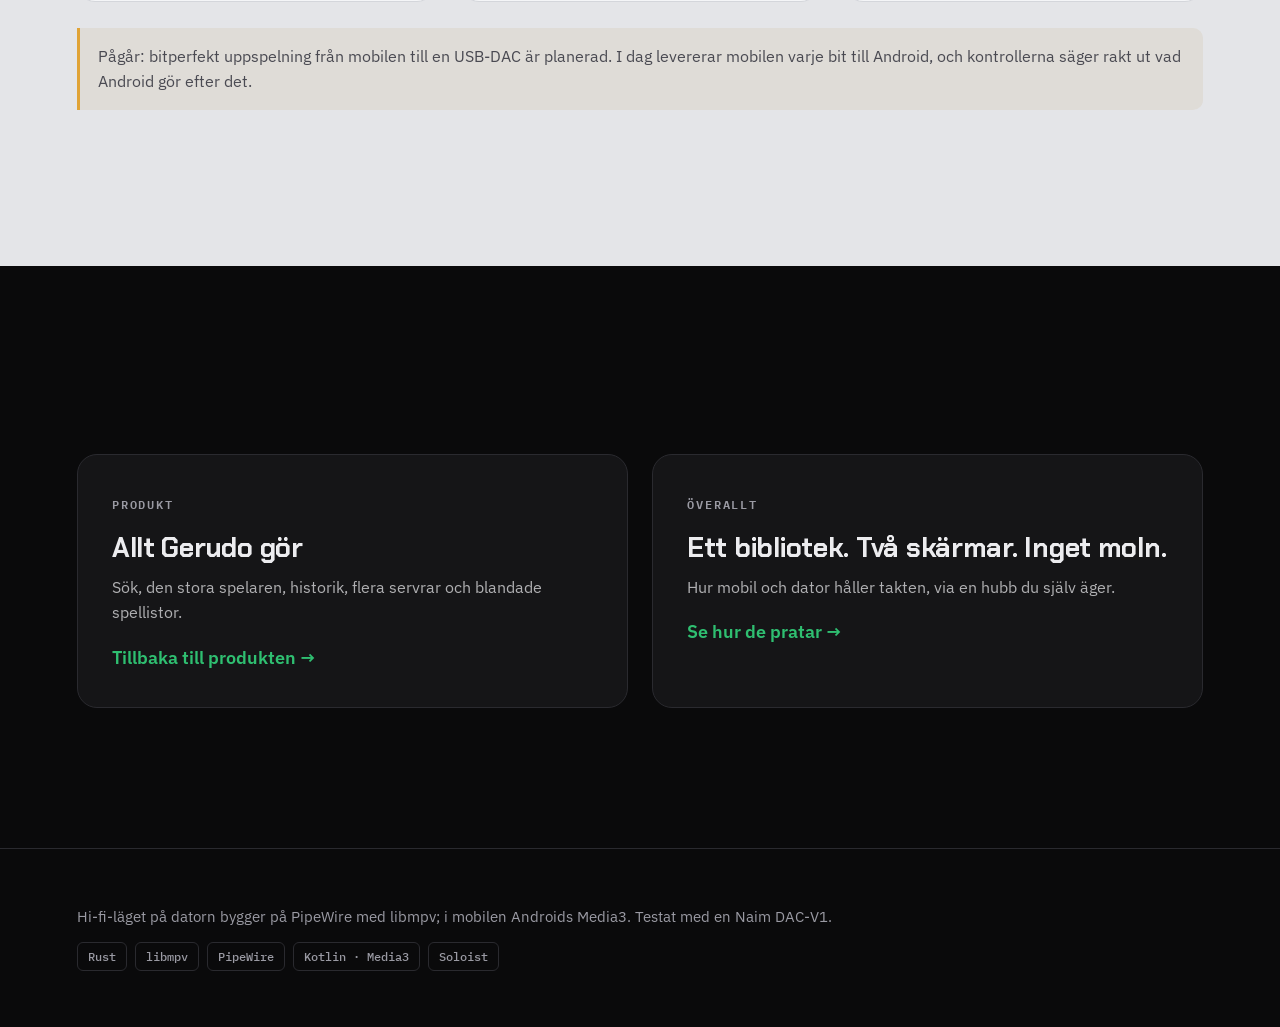
<file: hifi.sv.html>
<!doctype html>
<html lang="sv">
<head>
<meta charset="utf-8">
<meta name="viewport" content="width=device-width, initial-scale=1, viewport-fit=cover">
<title>Gerudo Hi-fi: bitperfekt, och den kan bevisa det</title>
<meta name="description" content="Gerudo skickar varje låt till din DAC i sin egen samplingsfrekvens, orörd, och visar dig när något står i vägen.">
<meta property="og:title" content="Gerudo Hi-fi: bitperfekt, och den kan bevisa det">
<meta property="og:description" content="Varje låt i sin egen samplingsfrekvens på din DAC, originalfilen, och en ärlig indikator när något står i vägen.">
<meta property="og:type" content="article">
<link rel="preconnect" href="https://fonts.googleapis.com">
<link rel="preconnect" href="https://fonts.gstatic.com" crossorigin>
<link href="https://fonts.googleapis.com/css2?family=Chakra+Petch:wght@600;700&family=IBM+Plex+Mono:wght@500;600&family=IBM+Plex+Sans:wght@400;500;600&display=swap" rel="stylesheet">
<link rel="alternate" hreflang="en" href="hifi.html">
<link rel="stylesheet" href="style.css">
</head>
<body>

<header class="top">
  <a class="wordmark" href="index.sv.html"><img src="img/00-logo.svg" width="26" height="26" alt="">GERUDO</a>
  <nav aria-label="Sidor">
    <a href="index.sv.html">Produkt</a>
    <a href="hifi.sv.html" aria-current="page">Hi-fi</a>
    <a href="everywhere.sv.html">Överallt</a>
  </nav>
  <div class="lang" aria-label="Språk"><a href="hifi.html" hreflang="en" lang="en">EN</a><a href="hifi.sv.html" aria-current="true" lang="sv">SV</a></div>
  <a class="to-manual" href="manual/sv/" hreflang="sv">Manualen</a>
</header>

<main>
<!-- HERO: the signal chain -->
<section class="band hero" style="padding-bottom: clamp(72px, 10vw, 130px)">
  <div class="wrap">
    <p class="eyebrow rise">Hi-fi-läge</p>
    <h1 class="rise">Bitperfekt.<br>Och den kan <span class="accent">bevisa</span> det.</h1>
    <p class="lede rise">De flesta spelare lämnar varje låt till systemet i en och samma frekvens och låter det sampla om resten. Gerudo skickar varje låt till din DAC precis som filen gjordes, och bevakar hela vägen för att säga till om något ändrade den.</p>

    <div class="chain rise" role="list" aria-label="Vägen för en låt i 24 bitar, 96 kHz">
      <div class="hop" role="listitem">
        <small>1 · Filen</small>
        <strong>På din egen server</strong>
        <span class="chip hires">FLAC 24/96</span>
      </div>
      <div class="hop" role="listitem">
        <small>2 · Gerudo <span class="arrow">→</span></small>
        <strong>Hämtar originalet, avkodar det, ändrar ingenting</strong>
        <span class="chip hires">24 bitar · 96 kHz</span>
      </div>
      <div class="hop" role="listitem">
        <small>3 · Systemet <span class="arrow">→</span></small>
        <strong>Ställs om till låtens frekvens innan den spelas</strong>
        <span class="chip hires">96 kHz</span>
      </div>
      <div class="hop" role="listitem">
        <small>4 · Din DAC <span class="arrow">→</span></small>
        <strong>Tar emot varje bit i filen</strong>
        <span class="chip ok">✓ Bitperfekt</span>
      </div>
    </div>
  </div>
</section>

<!-- THE PROBLEM -->
<section class="band steel">
  <div class="wrap split">
    <div class="rise">
      <p class="eyebrow">Det tysta problemet</p>
      <h2>Ditt 24/96-album spelades i 48 kHz.</h2>
      <p class="lede">På en Linux-dator kör ljudsystemet i en enda frekvens, oftast 48 kHz, och gör tyst om allt till den. En CD-rip i 44,1 kHz, ett hi-res-album i 96 eller 192: allt samplas om, varje gång.</p>
      <ul class="feats">
        <li style="--dot: var(--amber)"><b>Varje låt i sin egen frekvens</b><span>Med hi-fi-läget på ställer Gerudo om din DAC för varje låt: 44,1 för en CD-rip, 192 för en hi-res-master. En kort tystnad mellan låtar i olika frekvenser är enda tecknet.</span></li>
        <li style="--dot: var(--teal)"><b>Andra appar fortsätter spela</b><span>Aviseringar och videor fungerar som vanligt; det är de som görs om nu, inte din musik.</span></li>
        <li><b>Inget lämnas kvar</b><span>Paus behåller frekvensen. Stoppa eller avsluta, så får systemet tillbaka sin vanliga frekvens.</span></li>
      </ul>
    </div>
    <div class="crop rise"><img src="img/06-hifi-desktop.webp" width="672" height="682" loading="lazy" decoding="async" alt="Inställningar, Ljud: hi-fi-läge på, hi-fi-läge för Spotify på i 44,1 kHz, en varning om att det inte är bitperfekt eftersom volymen är 70 %, och en Naim DAC-V1 testad från 44,1 till 384 kHz"></div>
  </div>
</section>

<!-- HONEST INDICATOR + DAC TEST -->
<section class="band">
  <div class="wrap split flip">
    <div class="rise">
      <p class="eyebrow">Inget audiofilt gissande</p>
      <h2>Den säger till när det inte är bitperfekt. Och varför.</h2>
      <p class="lede">Gerudo läser av vad som verkligen når din DAC, frekvens, format och enhet, och jämför med filen. Står något i vägen säger den vad.</p>
      <ul class="feats">
        <li style="--dot: var(--amber)"><b>"Inte bitperfekt: volymen är 70 %"</b><span>Mjukvaruvolym ändrar samplingarna, så den säger det. Höj volymen i Gerudo och sänk den på DAC:en eller förstärkaren, så försvinner varningen.</span></li>
        <li><b>Testa din DAC</b><span>En knapp spelar tystnad och ställer om din DAC genom varje frekvens från 44,1 till 384 kHz, och minns sedan vilka den faktiskt tog emot. Hi-fi-läget använder bara dem.</span></li>
        <li style="--dot: var(--teal)"><b>Panelen bakom märket</b><span>Tryck på valfritt kvalitetsmärke för hela bilden: filen, vad som avkodades, vad systemet fick och vilken frekvens utgången kör i.</span></li>
      </ul>
    </div>
    <div class="duo rise">
      <div class="frame-phone"><img src="img/12-quality-phone.webp" width="600" height="1287" loading="lazy" decoding="async" alt="Mobilens ljudkvalitetspanel: FLAC Hi-res 48 kHz 24 bitar, spelad av Androids Media3 från originalfilen, float behåller alla 24 bitar, med kontroller av utgången"></div>
    </div>
  </div>
</section>

<!-- SPOTIFY + PHONE -->
<section class="band steel">
  <div class="wrap">
    <p class="eyebrow rise">Mer än dina egna filer</p>
    <h2 class="rise">Samma omsorg för Spotify, och för mobilen.</h2>
    <div class="trip">
      <div class="card rise">
        <h3><span class="dots"><i class="sp"></i></span> Spotify, förlustfritt</h3>
        <p>På datorn spelas Spotify inne i Gerudo, aldrig genom en webbläsare. Hi-fi-läget för Spotify ställer DAC:en på 44,1 kHz, frekvensen Spotify strömmar i, och kvalitetspanelen visar vad Spotify faktiskt skickar, till exempel förlustfri FLAC.</p>
      </div>
      <div class="card rise">
        <h3><span class="dots"><i class="nd"></i></span> 24 bitar på Android</h3>
        <p>Mobilen spelar också originalfilen och lämnar musik i 24 bitar till Android utan att kapa den till 16. Kontroller upptäcker vad Android gör sedan, som en högtalare som bara tar 48 kHz.</p>
      </div>
      <div class="card rise">
        <h3>Alltid originalfiler</h3>
        <p>Din server skickar filen du rippade, aldrig en konverterad kopia: ingen omkodning, ingen "normalisering", inga övertoningar ovanpå. Det märket säger är det som spelas.</p>
      </div>
    </div>
    <p class="note rise">Pågår: bitperfekt uppspelning från mobilen till en USB-DAC är planerad. I dag levererar mobilen varje bit till Android, och kontrollerna säger rakt ut vad Android gör efter det.</p>
  </div>
</section>

<section class="band">
  <div class="wrap">
    <div class="next">
      <a href="index.sv.html"><small>Produkt</small><h3>Allt Gerudo gör</h3><p>Sök, den stora spelaren, historik, flera servrar och blandade spellistor.</p><span class="go">Tillbaka till produkten →</span></a>
      <a href="everywhere.sv.html"><small>Överallt</small><h3>Ett bibliotek. Två skärmar. Inget moln.</h3><p>Hur mobil och dator håller takten, via en hubb du själv äger.</p><span class="go">Se hur de pratar →</span></a>
    </div>
  </div>
</section>
</main>

<footer class="credits">
  <div class="wrap">
    <p>Hi-fi-läget på datorn bygger på PipeWire med libmpv; i mobilen Androids Media3. Testat med en Naim DAC-V1.</p>
    <div class="stack" aria-label="Byggd med"><span>Rust</span><span>libmpv</span><span>PipeWire</span><span>Kotlin · Media3</span><span>Soloist</span></div>
  </div>
</footer>

<script>
  // A local preview has no server to find a folder's index.html: name it.
  if (location.protocol === "file:")
    document.querySelectorAll("a[href$='/']").forEach((a) => a.setAttribute("href", a.getAttribute("href") + "index.html"));
  document.documentElement.classList.add("js");
  const show = (el) => el.classList.add("in");
  const io = new IntersectionObserver((es) => es.forEach((e) => e.isIntersecting && (show(e.target), io.unobserve(e.target))), { threshold: 0.05 });
  document.querySelectorAll(".rise").forEach((el) => io.observe(el));
  // Never leave anything hidden: everything shows after two seconds regardless.
  setTimeout(() => document.querySelectorAll(".rise").forEach(show), 2000);

  // Pictures: tap for the full size; a tap, Back or Esc closes it (as in the manual).
  (() => {
    const layer = document.createElement("div");
    layer.className = "zoom";
    layer.hidden = true;
    layer.innerHTML = '<img alt=""><p></p>';
    document.body.append(layer);
    const big = layer.querySelector("img");
    const cap = layer.querySelector("p");
    let open = false;
    const shut = (fromHistory) => {
      if (!open) return;
      open = false;
      layer.classList.remove("open");
      document.documentElement.classList.remove("zoomed");
      setTimeout(() => { if (!open) layer.hidden = true; }, 200);
      if (!fromHistory && history.state && history.state.zoom) history.back();
    };
    document.querySelectorAll('main img[src^="img/"]').forEach((img) => {
      img.tabIndex = 0;
      img.setAttribute("role", "button");
      const show = () => {
        big.src = img.getAttribute("src").replace(/\.webp$/, "-full.webp");
        big.alt = img.alt;
        cap.textContent = img.alt;
        layer.hidden = false;
        document.documentElement.classList.add("zoomed");
        requestAnimationFrame(() => requestAnimationFrame(() => layer.classList.add("open")));
        open = true;
        history.pushState({ zoom: true }, "");
      };
      img.addEventListener("click", (e) => { e.preventDefault(); show(); });
      img.addEventListener("keydown", (e) => { if (e.key === "Enter" || e.key === " ") { e.preventDefault(); show(); } });
    });
    layer.addEventListener("click", () => shut(false));
    addEventListener("keydown", (e) => { if (e.key === "Escape") shut(false); });
    addEventListener("popstate", () => shut(true));
  })();
</script>
</body>
</html>
</file>
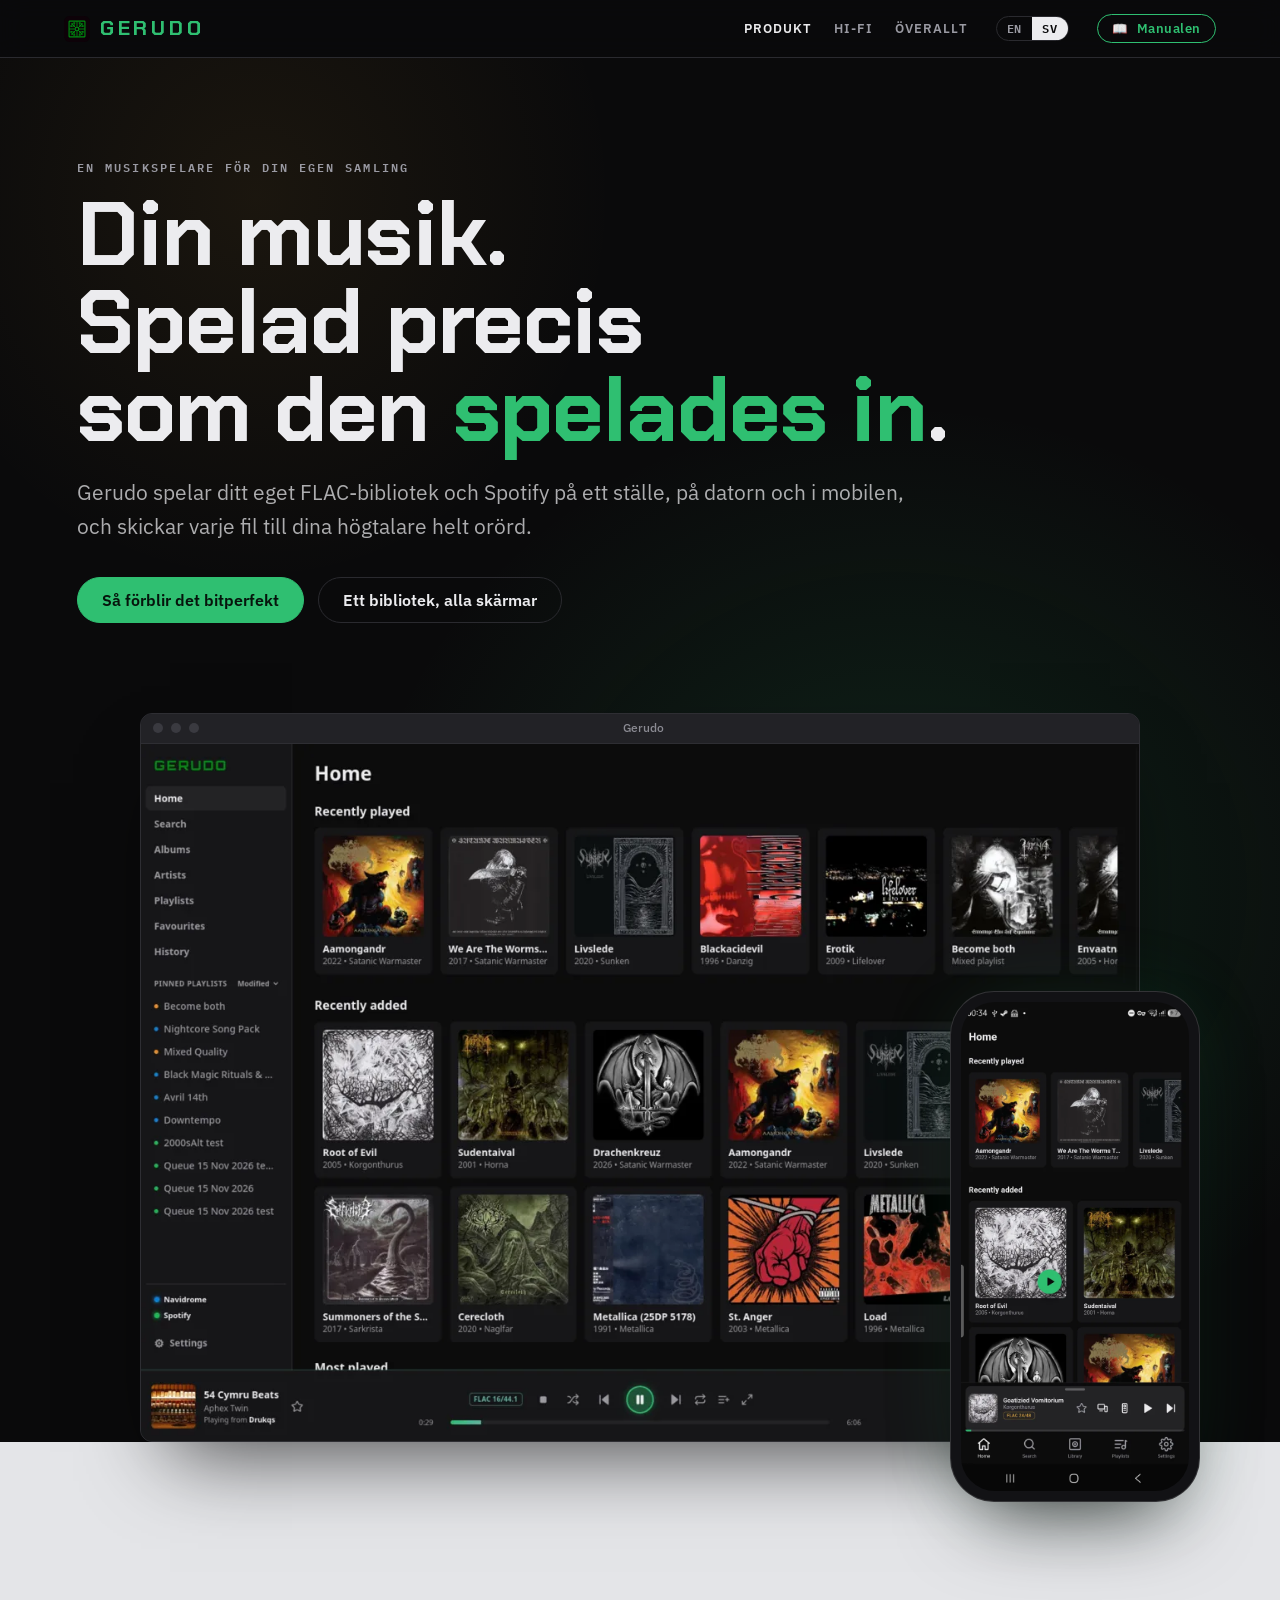
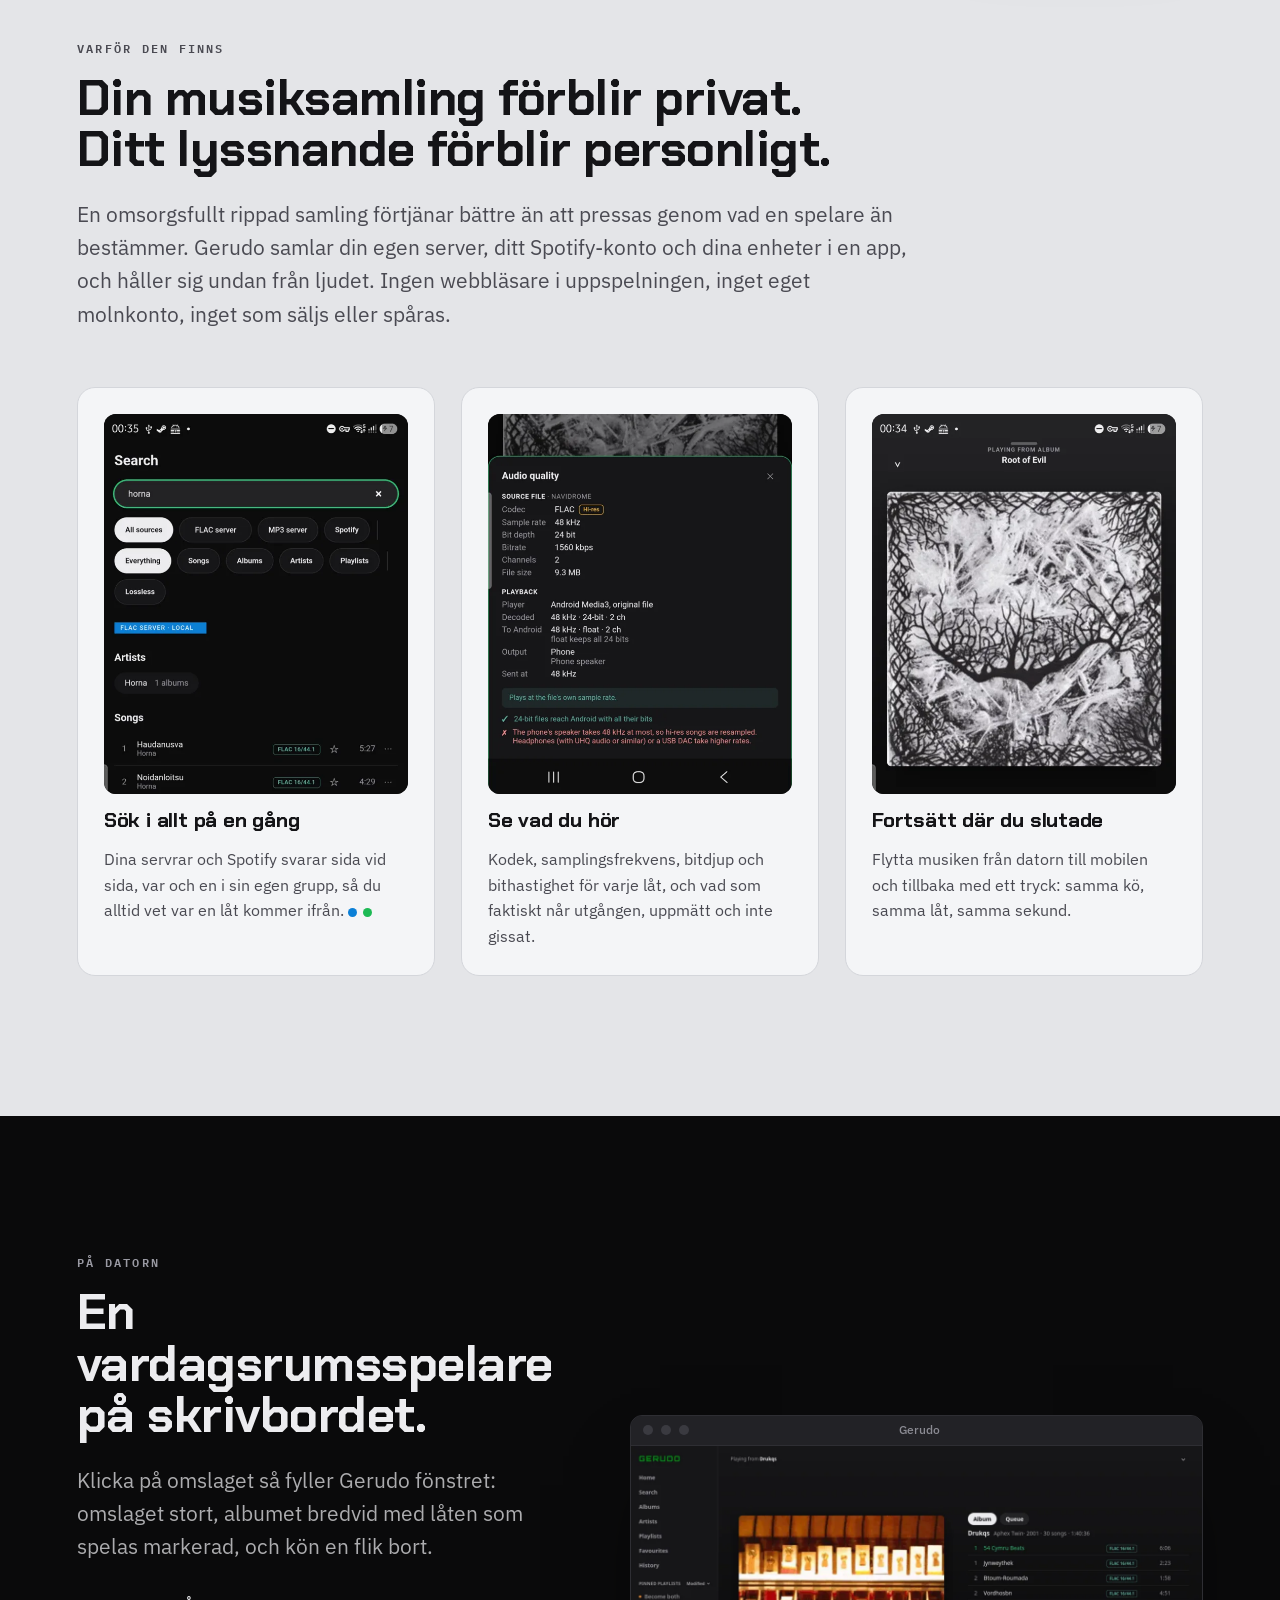
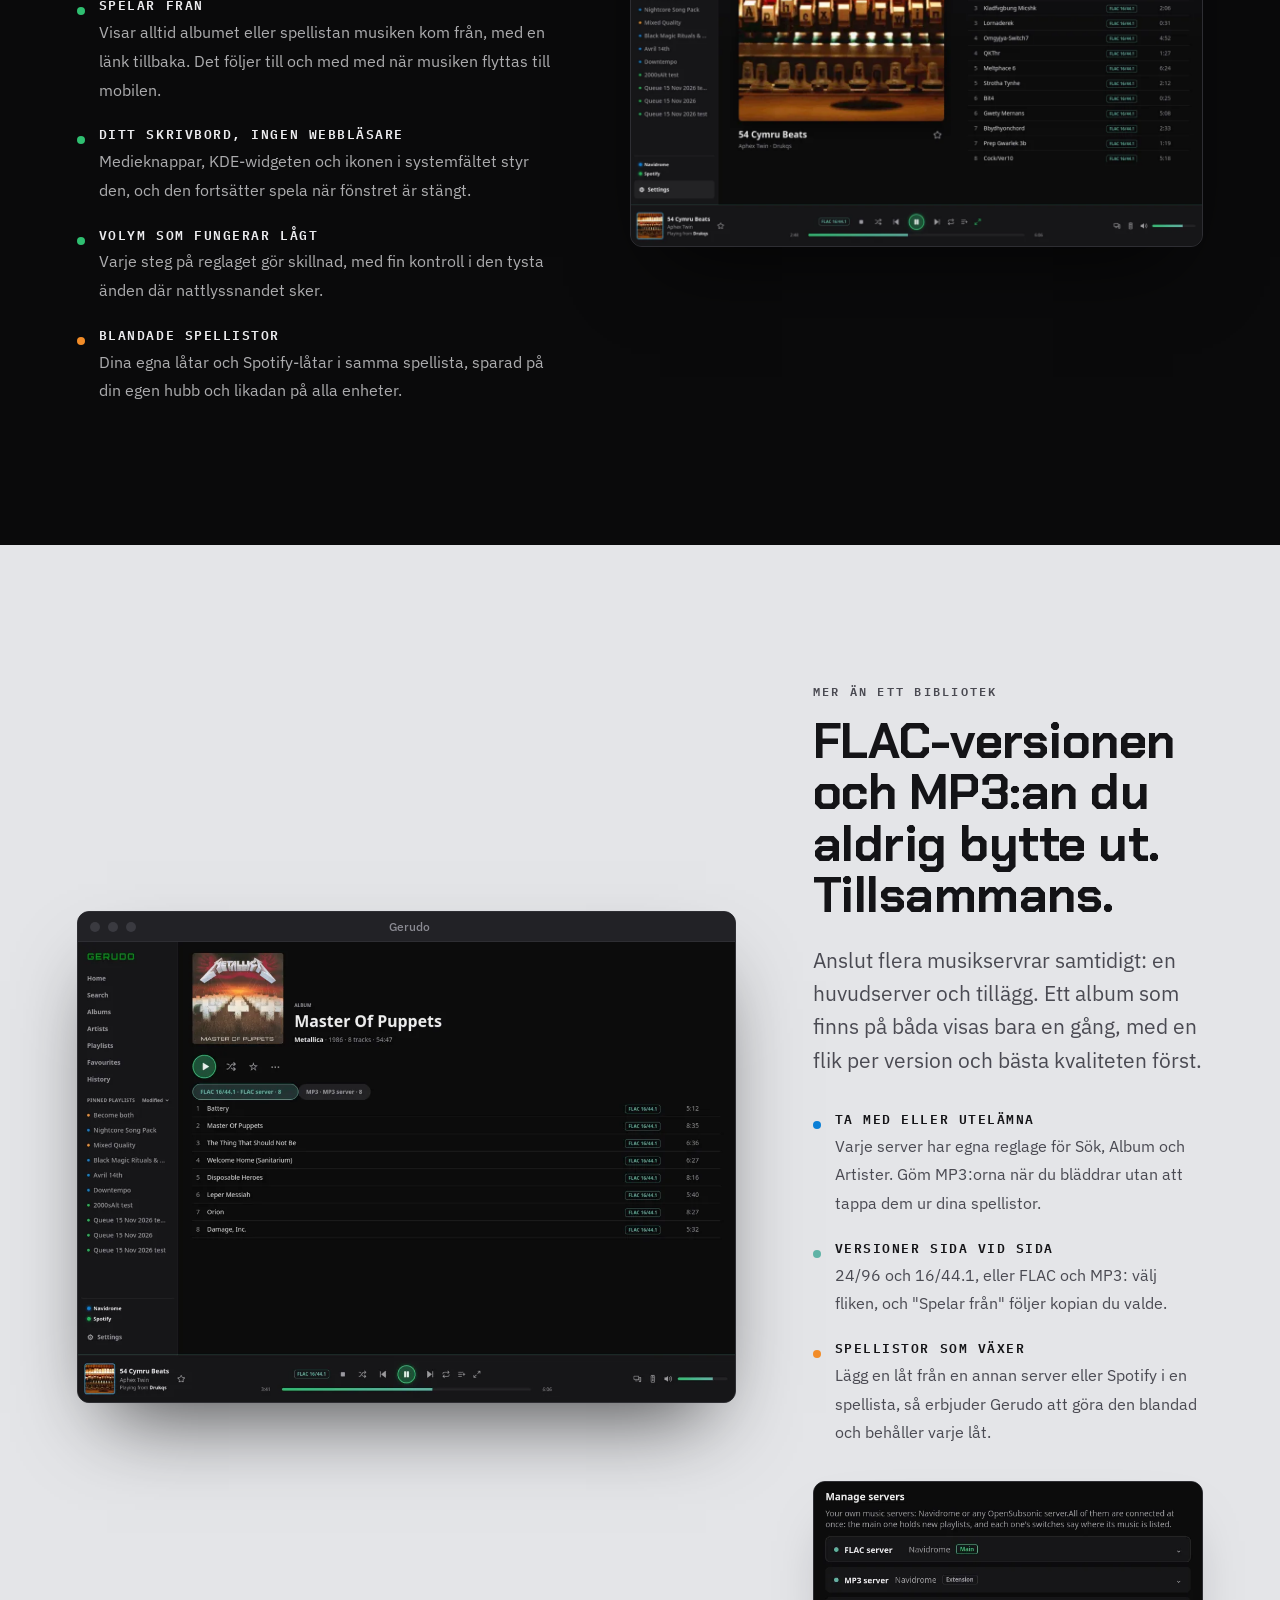
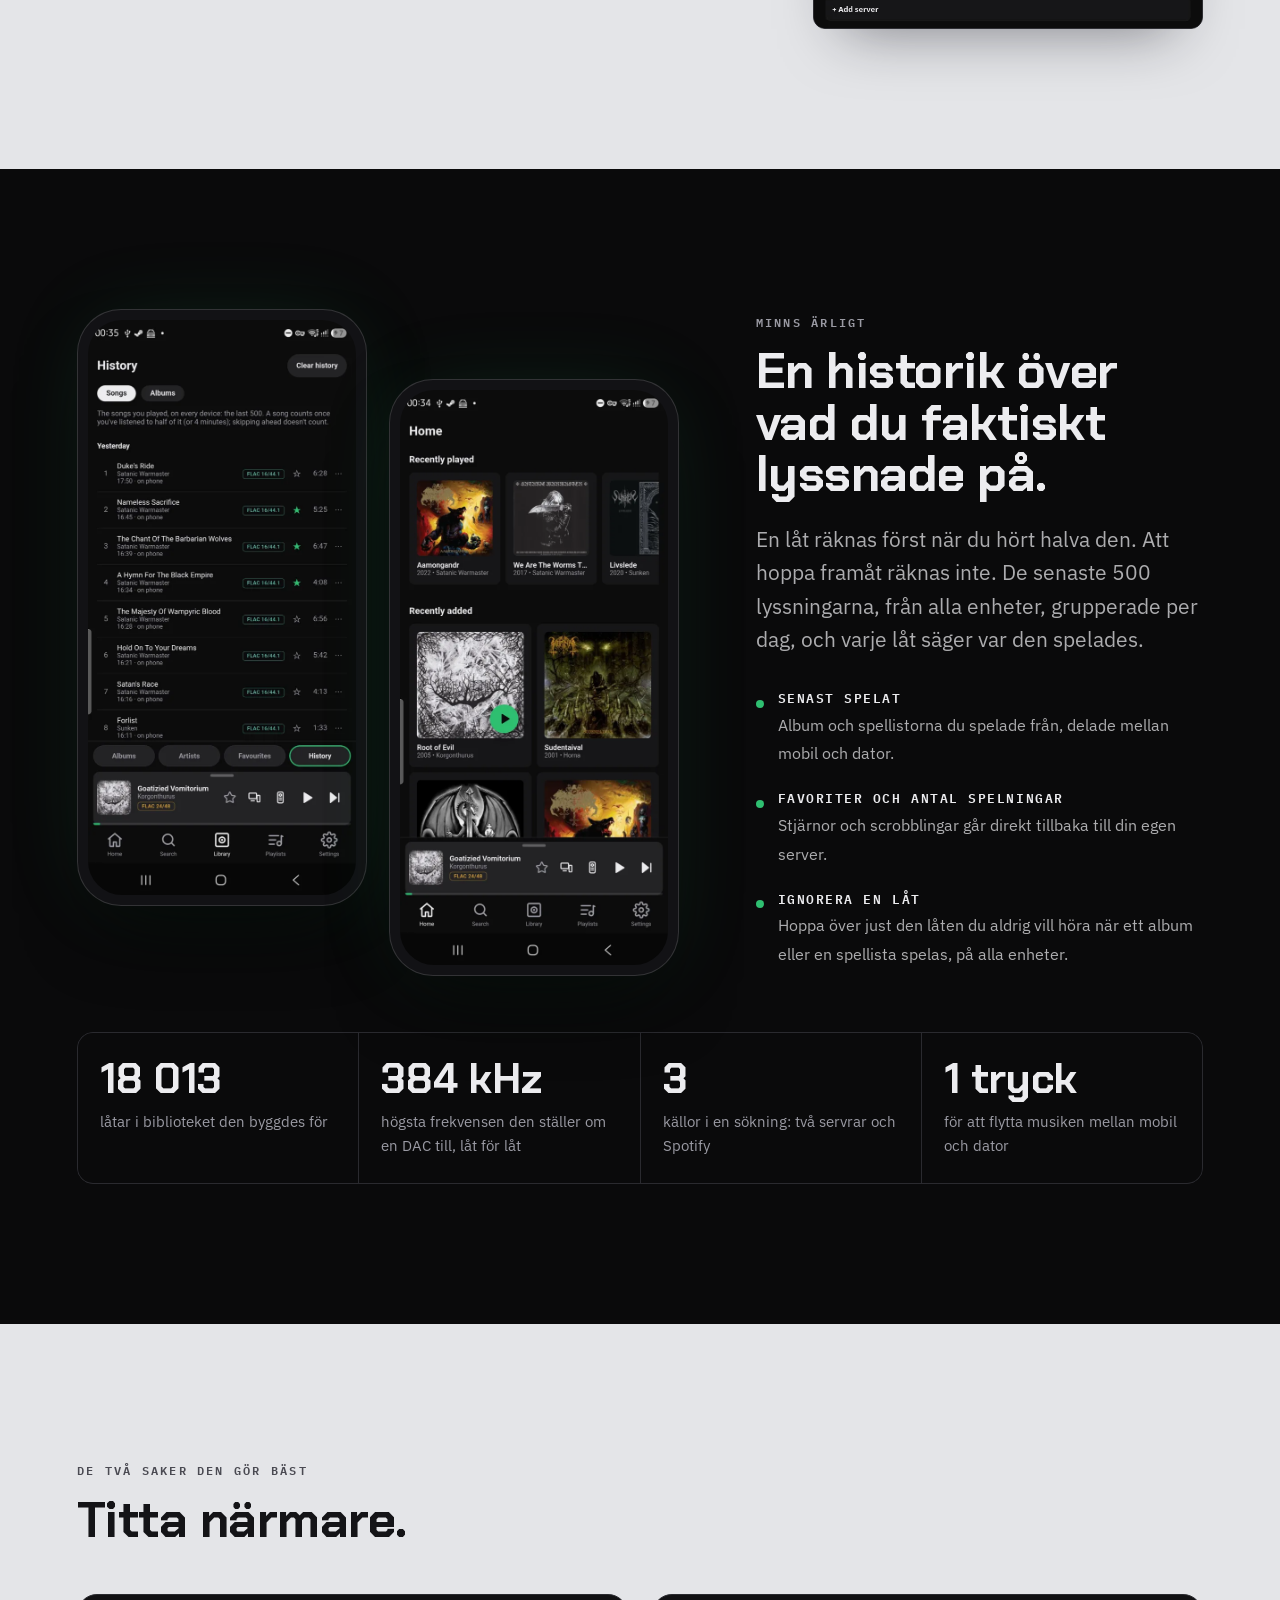
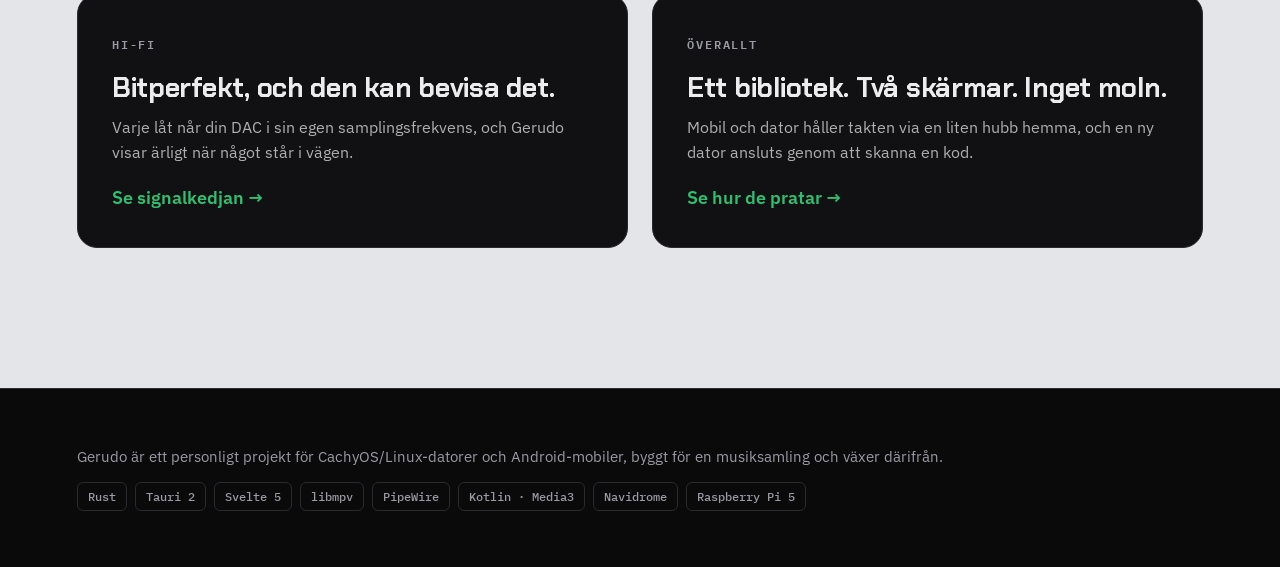
<file: index.sv.html>
<!doctype html>
<html lang="sv">
<head>
<meta charset="utf-8">
<meta name="viewport" content="width=device-width, initial-scale=1, viewport-fit=cover">
<title>Gerudo: din musik, spelad precis som den spelades in</title>
<meta name="description" content="En musikspelare för ditt eget FLAC-bibliotek och Spotify, på datorn och i mobilen. Varje fil når dina högtalare orörd.">
<meta property="og:title" content="Gerudo: din musik, spelad precis som den spelades in">
<meta property="og:description" content="Ditt eget FLAC-bibliotek och Spotify i en spelare, på dator och mobil, som flyttas mellan dem med ett tryck.">
<meta property="og:type" content="website">
<link rel="preconnect" href="https://fonts.googleapis.com">
<link rel="preconnect" href="https://fonts.gstatic.com" crossorigin>
<link href="https://fonts.googleapis.com/css2?family=Chakra+Petch:wght@600;700&family=IBM+Plex+Mono:wght@500;600&family=IBM+Plex+Sans:wght@400;500;600&display=swap" rel="stylesheet">
<link rel="alternate" hreflang="en" href="index.html">
<link rel="stylesheet" href="style.css">
</head>
<body>

<header class="top">
  <a class="wordmark" href="index.sv.html"><img src="img/00-logo.svg" width="26" height="26" alt="">GERUDO</a>
  <nav aria-label="Sidor">
    <a href="index.sv.html" aria-current="page">Produkt</a>
    <a href="hifi.sv.html">Hi-fi</a>
    <a href="everywhere.sv.html">Överallt</a>
  </nav>
  <div class="lang" aria-label="Språk"><a href="index.html" hreflang="en" lang="en">EN</a><a href="index.sv.html" aria-current="true" lang="sv">SV</a></div>
  <a class="to-manual" href="manual/sv/" hreflang="sv">Manualen</a>
</header>

<main>
<!-- HERO -->
<section class="band hero">
  <div class="wrap">
    <p class="eyebrow rise">En musikspelare för din egen samling</p>
    <h1 class="rise">Din musik.<br>Spelad precis<br>som den <span class="accent">spelades in</span>.</h1>
    <p class="lede rise">Gerudo spelar ditt eget FLAC-bibliotek och Spotify på ett ställe, på datorn och i mobilen, och skickar varje fil till dina högtalare helt orörd.</p>
    <div class="cta rise">
      <a class="btn go" href="hifi.sv.html">Så förblir det bitperfekt</a>
      <a class="btn" href="everywhere.sv.html">Ett bibliotek, alla skärmar</a>
    </div>
    <div class="stage rise">
      <div class="frame-window">
        <div class="bar"><i></i><i></i><i></i><span>Gerudo</span></div>
        <img src="img/01-home-desktop.webp" width="1200" height="839" alt="Gerudo på datorn: Hem med senast spelade och senast tillagda album, fästa spellistor i sidofältet och spelarfältet med kvalitetsmärket FLAC 16/44.1">
      </div>
      <div class="frame-phone"><img src="img/10-home-phone.webp" width="600" height="1287" alt="Gerudo i mobilen: Hem med senast spelade och senast tillagda album, och minispelaren som visar FLAC 24/48"></div>
    </div>
  </div>
</section>

<!-- THESIS -->
<section class="band steel" style="padding-top: clamp(130px, 16vw, 200px)">
  <div class="wrap">
    <p class="eyebrow rise">Varför den finns</p>
    <h2 class="rise">Din musiksamling förblir privat.<br>Ditt lyssnande förblir personligt.</h2>
    <p class="lede rise">En omsorgsfullt rippad samling förtjänar bättre än att pressas genom vad en spelare än bestämmer. Gerudo samlar din egen server, ditt Spotify-konto och dina enheter i en app, och håller sig undan från ljudet. Ingen webbläsare i uppspelningen, inget eget molnkonto, inget som säljs eller spåras.</p>
    <div class="trip">
      <div class="card rise">
        <div class="shot"><img src="img/14-search-phone.webp" width="600" height="1287" loading="lazy" decoding="async" alt="Sök i mobilen med egna grupper för FLAC-servern, MP3-servern och Spotify"></div>
        <h3>Sök i allt på en gång</h3>
        <p>Dina servrar och Spotify svarar sida vid sida, var och en i sin egen grupp, så du alltid vet var en låt kommer ifrån. <span class="dots"><i class="nd"></i><i class="sp"></i></span></p>
      </div>
      <div class="card rise">
        <div class="shot"><img style="object-position: bottom" src="img/12-quality-phone.webp" width="600" height="1287" loading="lazy" decoding="async" alt="Ljudkvalitetspanelen: FLAC, 48 kHz, 24 bitar, 1560 kbps, avkodad och lämnad till Android med alla 24 bitar"></div>
        <h3>Se vad du hör</h3>
        <p>Kodek, samplingsfrekvens, bitdjup och bithastighet för varje låt, och vad som faktiskt når utgången, uppmätt och inte gissat.</p>
      </div>
      <div class="card rise">
        <div class="shot"><img src="img/11-full-player-phone.webp" width="600" height="1287" loading="lazy" decoding="async" alt="Mobilens helskärmsspelare som visar Spelar från albumet Root of Evil"></div>
        <h3>Fortsätt där du slutade</h3>
        <p>Flytta musiken från datorn till mobilen och tillbaka med ett tryck: samma kö, samma låt, samma sekund.</p>
      </div>
    </div>
  </div>
</section>

<!-- BIG PLAYER + FEATURES -->
<section class="band">
  <div class="wrap split wide">
    <div class="rise">
      <p class="eyebrow">På datorn</p>
      <h2>En vardagsrumsspelare på skrivbordet.</h2>
      <p class="lede">Klicka på omslaget så fyller Gerudo fönstret: omslaget stort, albumet bredvid med låten som spelas markerad, och kön en flik bort.</p>
      <ul class="feats">
        <li><b>Spelar från</b><span>Visar alltid albumet eller spellistan musiken kom från, med en länk tillbaka. Det följer till och med med när musiken flyttas till mobilen.</span></li>
        <li><b>Ditt skrivbord, ingen webbläsare</b><span>Medieknappar, KDE-widgeten och ikonen i systemfältet styr den, och den fortsätter spela när fönstret är stängt.</span></li>
        <li><b>Volym som fungerar lågt</b><span>Varje steg på reglaget gör skillnad, med fin kontroll i den tysta änden där nattlyssnandet sker.</span></li>
        <li style="--dot: var(--mx)"><b>Blandade spellistor</b><span>Dina egna låtar och Spotify-låtar i samma spellista, sparad på din egen hubb och likadan på alla enheter.</span></li>
      </ul>
    </div>
    <div class="frame-window rise">
      <div class="bar"><i></i><i></i><i></i><span>Gerudo</span></div>
      <img src="img/02-big-player-desktop.webp" width="1200" height="840" loading="lazy" decoding="async" alt="Den stora spelaren på datorn: ett stort Drukqs-omslag, flikarna Album och Kö, och albumets 30 låtar med den som spelas markerad">
    </div>
  </div>
</section>

<!-- SEVERAL SERVERS -->
<section class="band steel">
  <div class="wrap split wide flip">
    <div class="rise">
      <p class="eyebrow">Mer än ett bibliotek</p>
      <h2>FLAC-versionen och MP3:an du aldrig bytte ut. Tillsammans.</h2>
      <p class="lede">Anslut flera musikservrar samtidigt: en huvudserver och tillägg. Ett album som finns på båda visas bara en gång, med en flik per version och bästa kvaliteten först.</p>
      <ul class="feats">
        <li style="--dot: var(--nd)"><b>Ta med eller utelämna</b><span>Varje server har egna reglage för Sök, Album och Artister. Göm MP3:orna när du bläddrar utan att tappa dem ur dina spellistor.</span></li>
        <li style="--dot: var(--teal)"><b>Versioner sida vid sida</b><span>24/96 och 16/44.1, eller FLAC och MP3: välj fliken, och "Spelar från" följer kopian du valde.</span></li>
        <li style="--dot: var(--mx)"><b>Spellistor som växer</b><span>Lägg en låt från en annan server eller Spotify i en spellista, så erbjuder Gerudo att göra den blandad och behåller varje låt.</span></li>
      </ul>
      <div class="crop" style="margin-top: 34px; max-width: 560px"><img src="img/04-servers-desktop.webp" width="680" height="255" loading="lazy" decoding="async" alt="Inställningar: två Navidrome-servrar, FLAC-servern märkt Main och MP3-servern märkt Extension"></div>
    </div>
    <div class="frame-window rise">
      <div class="bar"><i></i><i></i><i></i><span>Gerudo</span></div>
      <img src="img/03-album-versions-desktop.webp" width="1200" height="840" loading="lazy" decoding="async" alt="Master Of Puppets med två versionsflikar: FLAC 16/44,1 på FLAC-servern och MP3 på MP3-servern">
    </div>
  </div>
</section>

<!-- HISTORY + HOME PHONE -->
<section class="band">
  <div class="wrap split">
    <div class="duo rise">
      <div class="frame-phone"><img src="img/13-history-phone.webp" width="600" height="1287" loading="lazy" decoding="async" alt="Historik i mobilen: låtar per dag, var och en med tid, enhet och kvalitet"></div>
      <div class="frame-phone"><img src="img/10-home-phone.webp" width="600" height="1287" loading="lazy" decoding="async" alt="Hem i mobilen: senast spelade och senast tillagda album, minispelare med FLAC 24/48"></div>
    </div>
    <div class="rise">
      <p class="eyebrow">Minns ärligt</p>
      <h2>En historik över vad du faktiskt lyssnade på.</h2>
      <p class="lede">En låt räknas först när du hört halva den. Att hoppa framåt räknas inte. De senaste 500 lyssningarna, från alla enheter, grupperade per dag, och varje låt säger var den spelades.</p>
      <ul class="feats">
        <li><b>Senast spelat</b><span>Album och spellistorna du spelade från, delade mellan mobil och dator.</span></li>
        <li><b>Favoriter och antal spelningar</b><span>Stjärnor och scrobblingar går direkt tillbaka till din egen server.</span></li>
        <li><b>Ignorera en låt</b><span>Hoppa över just den låten du aldrig vill höra när ett album eller en spellista spelas, på alla enheter.</span></li>
      </ul>
    </div>
  </div>
  <div class="wrap">
    <div class="stats rise">
      <div><strong>18 013</strong><span>låtar i biblioteket den byggdes för</span></div>
      <div><strong>384 kHz</strong><span>högsta frekvensen den ställer om en DAC till, låt för låt</span></div>
      <div><strong>3</strong><span>källor i en sökning: två servrar och Spotify</span></div>
      <div><strong>1 tryck</strong><span>för att flytta musiken mellan mobil och dator</span></div>
    </div>
  </div>
</section>

<!-- NEXT PAGES -->
<section class="band steel">
  <div class="wrap">
    <p class="eyebrow">De två saker den gör bäst</p>
    <h2>Titta närmare.</h2>
    <div class="next">
      <a href="hifi.sv.html" style="background:#111113;color:var(--bone);border-color:#2a2a2f">
        <small>Hi-fi</small>
        <h3>Bitperfekt, och den kan bevisa det.</h3>
        <p style="color:var(--mist)">Varje låt når din DAC i sin egen samplingsfrekvens, och Gerudo visar ärligt när något står i vägen.</p>
        <span class="go">Se signalkedjan →</span>
      </a>
      <a href="everywhere.sv.html" style="background:#111113;color:var(--bone);border-color:#2a2a2f">
        <small>Överallt</small>
        <h3>Ett bibliotek. Två skärmar. Inget moln.</h3>
        <p style="color:var(--mist)">Mobil och dator håller takten via en liten hubb hemma, och en ny dator ansluts genom att skanna en kod.</p>
        <span class="go">Se hur de pratar →</span>
      </a>
    </div>
  </div>
</section>
</main>

<footer class="credits">
  <div class="wrap">
    <p>Gerudo är ett personligt projekt för CachyOS/Linux-datorer och Android-mobiler, byggt för en musiksamling och växer därifrån.</p>
    <div class="stack" aria-label="Byggd med">
      <span>Rust</span><span>Tauri 2</span><span>Svelte 5</span><span>libmpv</span><span>PipeWire</span><span>Kotlin · Media3</span><span>Navidrome</span><span>Raspberry Pi 5</span>
    </div>
  </div>
</footer>

<script>
  // A local preview has no server to find a folder's index.html: name it.
  if (location.protocol === "file:")
    document.querySelectorAll("a[href$='/']").forEach((a) => a.setAttribute("href", a.getAttribute("href") + "index.html"));
  document.documentElement.classList.add("js");
  const show = (el) => el.classList.add("in");
  const io = new IntersectionObserver((es) => es.forEach((e) => e.isIntersecting && (show(e.target), io.unobserve(e.target))), { threshold: 0.05 });
  document.querySelectorAll(".rise").forEach((el) => io.observe(el));
  // Never leave anything hidden: everything shows after two seconds regardless.
  setTimeout(() => document.querySelectorAll(".rise").forEach(show), 2000);

  // Pictures: tap for the full size; a tap, Back or Esc closes it (as in the manual).
  (() => {
    const layer = document.createElement("div");
    layer.className = "zoom";
    layer.hidden = true;
    layer.innerHTML = '<img alt=""><p></p>';
    document.body.append(layer);
    const big = layer.querySelector("img");
    const cap = layer.querySelector("p");
    let open = false;
    const shut = (fromHistory) => {
      if (!open) return;
      open = false;
      layer.classList.remove("open");
      document.documentElement.classList.remove("zoomed");
      setTimeout(() => { if (!open) layer.hidden = true; }, 200);
      if (!fromHistory && history.state && history.state.zoom) history.back();
    };
    document.querySelectorAll('main img[src^="img/"]').forEach((img) => {
      img.tabIndex = 0;
      img.setAttribute("role", "button");
      const show = () => {
        big.src = img.getAttribute("src").replace(/\.webp$/, "-full.webp");
        big.alt = img.alt;
        cap.textContent = img.alt;
        layer.hidden = false;
        document.documentElement.classList.add("zoomed");
        requestAnimationFrame(() => requestAnimationFrame(() => layer.classList.add("open")));
        open = true;
        history.pushState({ zoom: true }, "");
      };
      img.addEventListener("click", (e) => { e.preventDefault(); show(); });
      img.addEventListener("keydown", (e) => { if (e.key === "Enter" || e.key === " ") { e.preventDefault(); show(); } });
    });
    layer.addEventListener("click", () => shut(false));
    addEventListener("keydown", (e) => { if (e.key === "Escape") shut(false); });
    addEventListener("popstate", () => shut(true));
  })();
</script>
</body>
</html>
</file>
<file: style.css>
/* Gerudo showcase. Palette taken from the app itself: near-black, its green for actions
   only, amber/teal for audio quality, and the source dots (blue, green, orange). */
:root {
  --ink: #0a0a0b;
  --panel: #151517;
  --line: #2a2a2f;
  --bone: #ececef;
  --mist: rgba(236, 236, 239, 0.72);
  --dim: #9a9aa3;
  --steel: #e4e5e8;
  --steel-ink: #141417;
  --steel-mist: #4a4a52;
  --pulse: #2fbf71;
  --amber: #e0a336;
  --teal: #5fb3a6;
  --nd: #0b7fd6;
  --sp: #1db954;
  --mx: #f28c28;
  --display: "Chakra Petch", "Bahnschrift", "DIN Alternate", "Segoe UI", system-ui, sans-serif;
  --body: "IBM Plex Sans", "Segoe UI", system-ui, -apple-system, sans-serif;
  --mono: "IBM Plex Mono", ui-monospace, "SFMono-Regular", Menlo, Consolas, monospace;
  --frame-shadow: 0 40px 80px -30px rgba(0, 0, 0, 0.7);
}
* { box-sizing: border-box; }
html { scroll-behavior: smooth; overflow-x: clip; }
body {
  margin: 0;
  background: var(--ink);
  color: var(--bone);
  font: 18px/1.6 var(--body);
  overflow-x: clip;
  -webkit-font-smoothing: antialiased;
}
img { max-width: 100%; height: auto; display: block; }
/* Hidden means hidden, whatever the layout rule says (the picture overlay). */
[hidden] { display: none !important; }
a { color: inherit; }
a:focus-visible, button:focus-visible { outline: 2px solid var(--pulse); outline-offset: 3px; border-radius: 4px; }

/* ---------- top bar ---------- */
.top {
  position: sticky; top: 0; z-index: 20;
  display: flex; align-items: center; gap: 28px;
  padding: 14px clamp(20px, 5vw, 64px);
  background: rgba(10, 10, 11, 0.82);
  backdrop-filter: blur(12px);
  border-bottom: 1px solid var(--line);
}
.wordmark { font: 700 1.3rem/1 var(--display); letter-spacing: 0.18em; color: var(--pulse); text-decoration: none; display: flex; align-items: center; gap: 10px; }
.wordmark img { width: 26px; height: 26px; }
.top nav { display: flex; gap: 22px; margin-left: auto; }
.top nav a { text-decoration: none; color: var(--dim); font: 600 0.82rem/1 var(--body); letter-spacing: 0.08em; text-transform: uppercase; }
.top nav a:hover, .top nav a[aria-current="page"] { color: var(--bone); }

/* EN | SV */
.lang { display: flex; border: 1px solid var(--line); border-radius: 999px; overflow: hidden; }
.lang a { padding: 6px 10px; font: 600 0.72rem/1 var(--mono); letter-spacing: 0.08em; text-decoration: none; color: var(--dim); }
.lang a[aria-current] { background: var(--bone); color: var(--ink); }
.lang a:not([aria-current]):hover { color: var(--bone); }

/* ---------- bands ---------- */
.band { padding: clamp(72px, 11vw, 140px) clamp(20px, 6vw, 80px); position: relative; }
.band.steel { background: var(--steel); color: var(--steel-ink); }
.band.steel .lede, .band.steel p { color: var(--steel-mist); }
.wrap { max-width: 1180px; margin: 0 auto; }
.eyebrow { font: 600 0.78rem/1 var(--mono); letter-spacing: 0.18em; text-transform: uppercase; color: var(--dim); margin: 0 0 18px; }
.band.steel .eyebrow { color: var(--steel-mist); }
h1, h2, h3 { font-family: var(--display); font-weight: 700; margin: 0; letter-spacing: -0.01em; }
h1 { font-size: clamp(2.6rem, 7.4vw, 5.6rem); line-height: 0.98; }
h2 { font-size: clamp(2rem, 4.6vw, 3.1rem); line-height: 1.04; }
h3 { font-size: 1.3rem; line-height: 1.2; }
.lede { font-size: clamp(1.08rem, 1.8vw, 1.3rem); color: var(--mist); max-width: 40em; margin: 22px 0 0; }
p { color: var(--mist); }
.accent { color: var(--pulse); }

/* ---------- hero ---------- */
.hero { padding-top: clamp(56px, 8vw, 110px); padding-bottom: 0; overflow-x: clip; z-index: 2; }
.hero::before {
  content: ""; position: absolute; inset: 0;
  background:
    radial-gradient(60% 50% at 70% 60%, rgba(47, 191, 113, 0.14), transparent 70%),
    radial-gradient(40% 40% at 20% 10%, rgba(224, 163, 54, 0.08), transparent 70%);
  pointer-events: none;
}
.hero .wrap { position: relative; }
.cta { display: flex; flex-wrap: wrap; gap: 14px; margin-top: 34px; }
.btn {
  display: inline-flex; align-items: center; gap: 10px;
  padding: 14px 24px; border-radius: 999px;
  font: 600 1rem/1 var(--body); text-decoration: none;
  border: 1px solid var(--line); color: var(--bone);
}
.btn.go { background: var(--pulse); border-color: var(--pulse); color: #06140c; }
.btn:hover { filter: brightness(1.1); }
.stage { position: relative; margin-top: clamp(48px, 7vw, 90px); display: flex; justify-content: center; align-items: flex-end; }
.stage .frame-window { width: min(1000px, 100%); }
.stage .frame-phone { position: absolute; right: max(0px, calc(50% - 560px)); bottom: -60px; width: min(250px, 30vw); }

/* ---------- frames ---------- */
.frame-window {
  background: #1b1b1e; border: 1px solid #2e2e33; border-radius: 12px;
  box-shadow: var(--frame-shadow); overflow: hidden;
}
.frame-window .bar {
  display: flex; align-items: center; gap: 8px; height: 30px; padding: 0 12px;
  background: #222226; border-bottom: 1px solid #2e2e33;
  font: 500 0.72rem/1 var(--body); color: #8b8b93;
}
.frame-window .bar i { width: 10px; height: 10px; border-radius: 50%; background: #3a3a40; display: block; }
.frame-window .bar span { margin: 0 auto; transform: translateX(-24px); }
.frame-window img { width: 100%; }
.frame-phone {
  position: relative; width: min(290px, 72vw); padding: 10px;
  background: #121215; border: 1px solid rgba(255, 255, 255, 0.14); border-radius: 44px;
  box-shadow: var(--frame-shadow), 0 0 90px -20px rgba(47, 191, 113, 0.18);
}
.frame-phone img { border-radius: 34px; width: 100%; }
.band.steel .frame-phone { box-shadow: 0 40px 70px -30px rgba(20, 20, 30, 0.55); }
.crop { border-radius: 12px; border: 1px solid #2e2e33; box-shadow: var(--frame-shadow); overflow: hidden; background: #0f0f11; }
.band.steel .crop { box-shadow: 0 30px 60px -30px rgba(20, 20, 30, 0.5); }

/* ---------- the signal chain (signature) ---------- */
.chain { display: flex; align-items: stretch; flex-wrap: wrap; gap: 0; margin-top: 44px; }
.hop { flex: 1 1 200px; padding: 20px 22px; border: 1px solid var(--line); background: var(--panel); }
.hop + .hop { border-left: none; }
.hop:first-child { border-radius: 14px 0 0 14px; }
.hop:last-child { border-radius: 0 14px 14px 0; }
.hop small { display: block; font: 600 0.72rem/1 var(--mono); letter-spacing: 0.16em; text-transform: uppercase; color: var(--dim); margin-bottom: 14px; }
.hop strong { font: 600 1.05rem/1.3 var(--body); display: block; }
.hop .arrow { color: var(--pulse); }
.chip {
  display: inline-block; margin-top: 12px; padding: 4px 10px; border-radius: 6px;
  font: 600 0.84rem/1.2 var(--mono); border: 1px solid currentColor;
}
.chip.hires { color: var(--amber); }
.chip.lossless { color: var(--teal); }
.chip.ok { color: var(--pulse); }
.band.steel .hop { background: #f2f3f5; border-color: #cfd1d6; }
.band.steel .chip.hires { color: #a8700f; }

/* ---------- layouts ---------- */
.split { display: grid; grid-template-columns: 1.05fr 1fr; gap: clamp(36px, 6vw, 90px); align-items: center; }
.split.flip > :first-child { order: 2; }
/* Beside a desktop screenshot: the picture gets the larger share. */
.split.wide { grid-template-columns: 0.8fr 1.35fr; }
.split.wide.flip { grid-template-columns: 1.35fr 0.8fr; }
.duo { display: flex; gap: 22px; justify-content: center; align-items: flex-start; }
.duo .frame-phone:nth-child(2) { margin-top: 70px; }
.trip { display: grid; grid-template-columns: repeat(3, 1fr); gap: 26px; margin-top: 56px; }
.card { background: var(--panel); border: 1px solid var(--line); border-radius: 18px; padding: 26px; display: flex; flex-direction: column; gap: 14px; }
.band.steel .card { background: #f4f5f7; border-color: #d4d6db; }
.card .shot { border-radius: 12px; overflow: hidden; aspect-ratio: 4 / 5; background: #0f0f11; }
.card .shot img { width: 100%; height: 100%; object-fit: cover; object-position: top; }
.card p { margin: 0; font-size: 1rem; }
.feats { list-style: none; padding: 0; margin: 34px 0 0; display: grid; gap: 22px; }
.feats li { padding-left: 22px; position: relative; }
.feats li::before { content: ""; position: absolute; left: 0; top: 0.55em; width: 8px; height: 8px; border-radius: 50%; background: var(--dot, var(--pulse)); }
.feats b { display: block; font: 600 0.8rem/1.3 var(--mono); letter-spacing: 0.12em; text-transform: uppercase; color: var(--bone); margin-bottom: 4px; }
.band.steel .feats b { color: var(--steel-ink); }
.feats span { color: var(--mist); font-size: 1rem; }
.band.steel .feats span { color: var(--steel-mist); }
.dots { display: inline-flex; gap: 6px; vertical-align: middle; }
.dots i { width: 9px; height: 9px; border-radius: 50%; display: block; }
.nd { background: var(--nd); } .sp { background: var(--sp); } .mx { background: var(--mx); }

/* numbers */
.stats { display: grid; grid-template-columns: repeat(4, 1fr); gap: 1px; margin-top: 56px; background: var(--line); border: 1px solid var(--line); border-radius: 16px; overflow: hidden; }
.stats div { background: var(--ink); padding: 26px 22px; }
.stats strong { display: block; font: 700 clamp(1.8rem, 3.4vw, 2.6rem)/1 var(--display); color: var(--bone); }
.stats span { display: block; margin-top: 10px; font-size: 0.92rem; color: var(--dim); }

/* teaser cards to the other pages */
.next { display: grid; grid-template-columns: 1fr 1fr; gap: 24px; margin-top: 48px; }
.next a { display: block; text-decoration: none; padding: 34px; border-radius: 20px; border: 1px solid var(--line); background: var(--panel); transition: transform 0.2s, border-color 0.2s; }
.next a:hover { transform: translateY(-3px); border-color: var(--pulse); }
.next small { font: 600 0.74rem/1 var(--mono); letter-spacing: 0.16em; text-transform: uppercase; color: var(--dim); }
.next h3 { font-size: 1.7rem; margin: 14px 0 10px; }
.next p { margin: 0; font-size: 1rem; }
.next .go { color: var(--pulse); font-weight: 600; display: inline-block; margin-top: 18px; }

/* honest note */
.note { margin-top: 26px; padding: 16px 18px; border-left: 3px solid var(--amber); background: rgba(224, 163, 54, 0.08); border-radius: 0 10px 10px 0; font-size: 0.98rem; color: var(--mist); }
.band.steel .note { background: rgba(168, 112, 15, 0.08); color: var(--steel-mist); }

/* credits */
.credits { padding: 56px clamp(20px, 6vw, 80px); border-top: 1px solid var(--line); }
.credits .wrap { display: flex; flex-wrap: wrap; gap: 14px 40px; align-items: baseline; justify-content: space-between; }
.credits p { margin: 0; font-size: 0.92rem; color: var(--dim); }
.stack { display: flex; flex-wrap: wrap; gap: 8px; }
.stack span { font: 500 0.78rem/1 var(--mono); padding: 7px 10px; border: 1px solid var(--line); border-radius: 6px; color: var(--dim); }

/* ---------- motion ---------- */
/* Hidden only once the script runs (html.js), so the page never stays blank without it. */
html.js .rise { opacity: 0; transform: translateY(24px); transition: opacity 0.8s ease, transform 0.8s ease; }
html.js .rise.in { opacity: 1; transform: none; }
.hero .rise:nth-child(2) { transition-delay: 0.08s; }
.hero .rise:nth-child(3) { transition-delay: 0.16s; }
@media (prefers-reduced-motion: reduce) {
  * { animation: none !important; transition: none !important; }
  html.js .rise { opacity: 1; transform: none; }
}

/* ---------- responsive ---------- */
@media (max-width: 900px) {
  .split, .split.flip, .split.wide, .split.wide.flip { grid-template-columns: 1fr; }
  .split.flip > :first-child { order: 0; }
  .trip { grid-template-columns: 1fr; }
  .stats { grid-template-columns: 1fr 1fr; }
  .next { grid-template-columns: 1fr; }
  .top nav { gap: 14px; }
}
@media (max-width: 640px) {
  body { font-size: 17px; }
  .top { gap: 12px; }
  .wordmark { font-size: 1rem; letter-spacing: 0.12em; }
  .wordmark img { width: 20px; height: 20px; }
  .top nav { gap: 10px; }
  .lang a { padding: 5px 7px; }
  .top nav a { font-size: 0.66rem; letter-spacing: 0.04em; white-space: nowrap; }
  .stage .frame-phone { position: relative; right: auto; bottom: auto; margin: -80px auto 0; width: min(240px, 64vw); }
  .stage { flex-direction: column; align-items: center; }
  .duo .frame-phone:nth-child(2) { display: none; }
  .hop + .hop { border-left: 1px solid var(--line); border-top: none; }
  .hop:first-child { border-radius: 14px 14px 0 0; }
  .hop:last-child { border-radius: 0 0 14px 14px; }
  .band.steel .hop + .hop { border-left-color: #cfd1d6; }
}

/* ---------- the manual, and phones (the same rules as the manual) ---------- */
/* "The manual" at the top bar's right end. */
.to-manual {
  display: inline-flex; align-items: center; gap: 8px;
  padding: 7px 14px; border-radius: 999px;
  border: 1px solid var(--pulse); color: var(--pulse);
  font: 600 0.82rem/1 var(--body); letter-spacing: 0.04em; text-decoration: none; white-space: nowrap;
}
.to-manual::before { content: "📖"; font-size: 0.95em; }
.to-manual:hover { background: var(--pulse); color: #06140c; }

/* Notches and rounded corners. */
.top {
  padding-top: max(14px, env(safe-area-inset-top));
  padding-left: max(clamp(20px, 5vw, 64px), env(safe-area-inset-left));
  padding-right: max(clamp(20px, 5vw, 64px), env(safe-area-inset-right));
}
.credits { padding-bottom: max(56px, calc(env(safe-area-inset-bottom) + 24px)); }

/* Pressing gives feedback; hover effects only with a mouse. */
.btn:active, .top nav a:active, .lang a:active, .to-manual:active, .next a:active { transform: scale(0.97); opacity: 0.85; }
@media (hover: none) {
  .next a:hover { transform: none; border-color: var(--line); }
  .btn:hover { filter: none; }
  .to-manual:hover { background: none; color: var(--pulse); }
}

/* Fingers: 44 × 44 px at least. */
@media (pointer: coarse) {
  .lang a { min-width: 44px; min-height: 44px; display: inline-flex; align-items: center; justify-content: center; }
  .to-manual { min-height: 44px; }
}

/* Phones: two rows on top: the wordmark, language and the manual; then the pages as tabs. */
@media (max-width: 640px) {
  .top { flex-wrap: wrap; row-gap: 10px; gap: 10px; }
  .lang { margin-left: auto; }
  .top nav { order: 3; flex-basis: 100%; margin-left: 0; display: grid; grid-template-columns: repeat(3, 1fr); gap: 6px; }
  .top nav a {
    min-height: 44px; display: flex; align-items: center; justify-content: center;
    border: 1px solid var(--line); border-radius: 10px;
    font-size: 0.78rem; letter-spacing: 0.06em;
  }
  .top nav a[aria-current="page"] { border-color: var(--pulse); color: var(--bone); background: rgba(47, 191, 113, 0.1); }
  .to-manual { padding: 0 12px; font-size: 0.8rem; }
  .to-manual::before { display: none; }
  /* Small text never under about 13 px. */
  .hop small, .next small, .eyebrow { font-size: 0.8rem; }
  .stack span { font-size: 0.8rem; }
  .frame-window .bar { font-size: 0.78rem; }
}
@media (max-width: 380px) {
  .wordmark { letter-spacing: 0.06em; }
  .to-manual { padding: 0 10px; }
}

/* ---------- tap a picture for the full size ---------- */
main img[src^="img/"] { cursor: zoom-in; }
.zoom {
  position: fixed; inset: 0; z-index: 100;
  display: flex; flex-direction: column; align-items: center; justify-content: center; gap: 12px;
  padding: max(16px, env(safe-area-inset-top)) max(12px, env(safe-area-inset-right)) max(16px, env(safe-area-inset-bottom)) max(12px, env(safe-area-inset-left));
  background: rgba(6, 6, 7, 0.78); backdrop-filter: blur(6px); -webkit-backdrop-filter: blur(6px);
  cursor: zoom-out; opacity: 0; transition: opacity 0.18s ease-out;
}
.zoom.open { opacity: 1; }
.zoom img { max-width: min(100%, 1600px); max-height: 80vh; object-fit: contain; border-radius: 12px; box-shadow: var(--frame-shadow); transform: scale(0.95); transition: transform 0.2s cubic-bezier(0.2, 0.8, 0.2, 1); }
.zoom.open img { transform: none; }
.zoom p { margin: 0; max-width: 60ch; text-align: center; font-size: 0.9rem; color: var(--mist); }
.zoomed body { overflow: hidden; }
</file>
